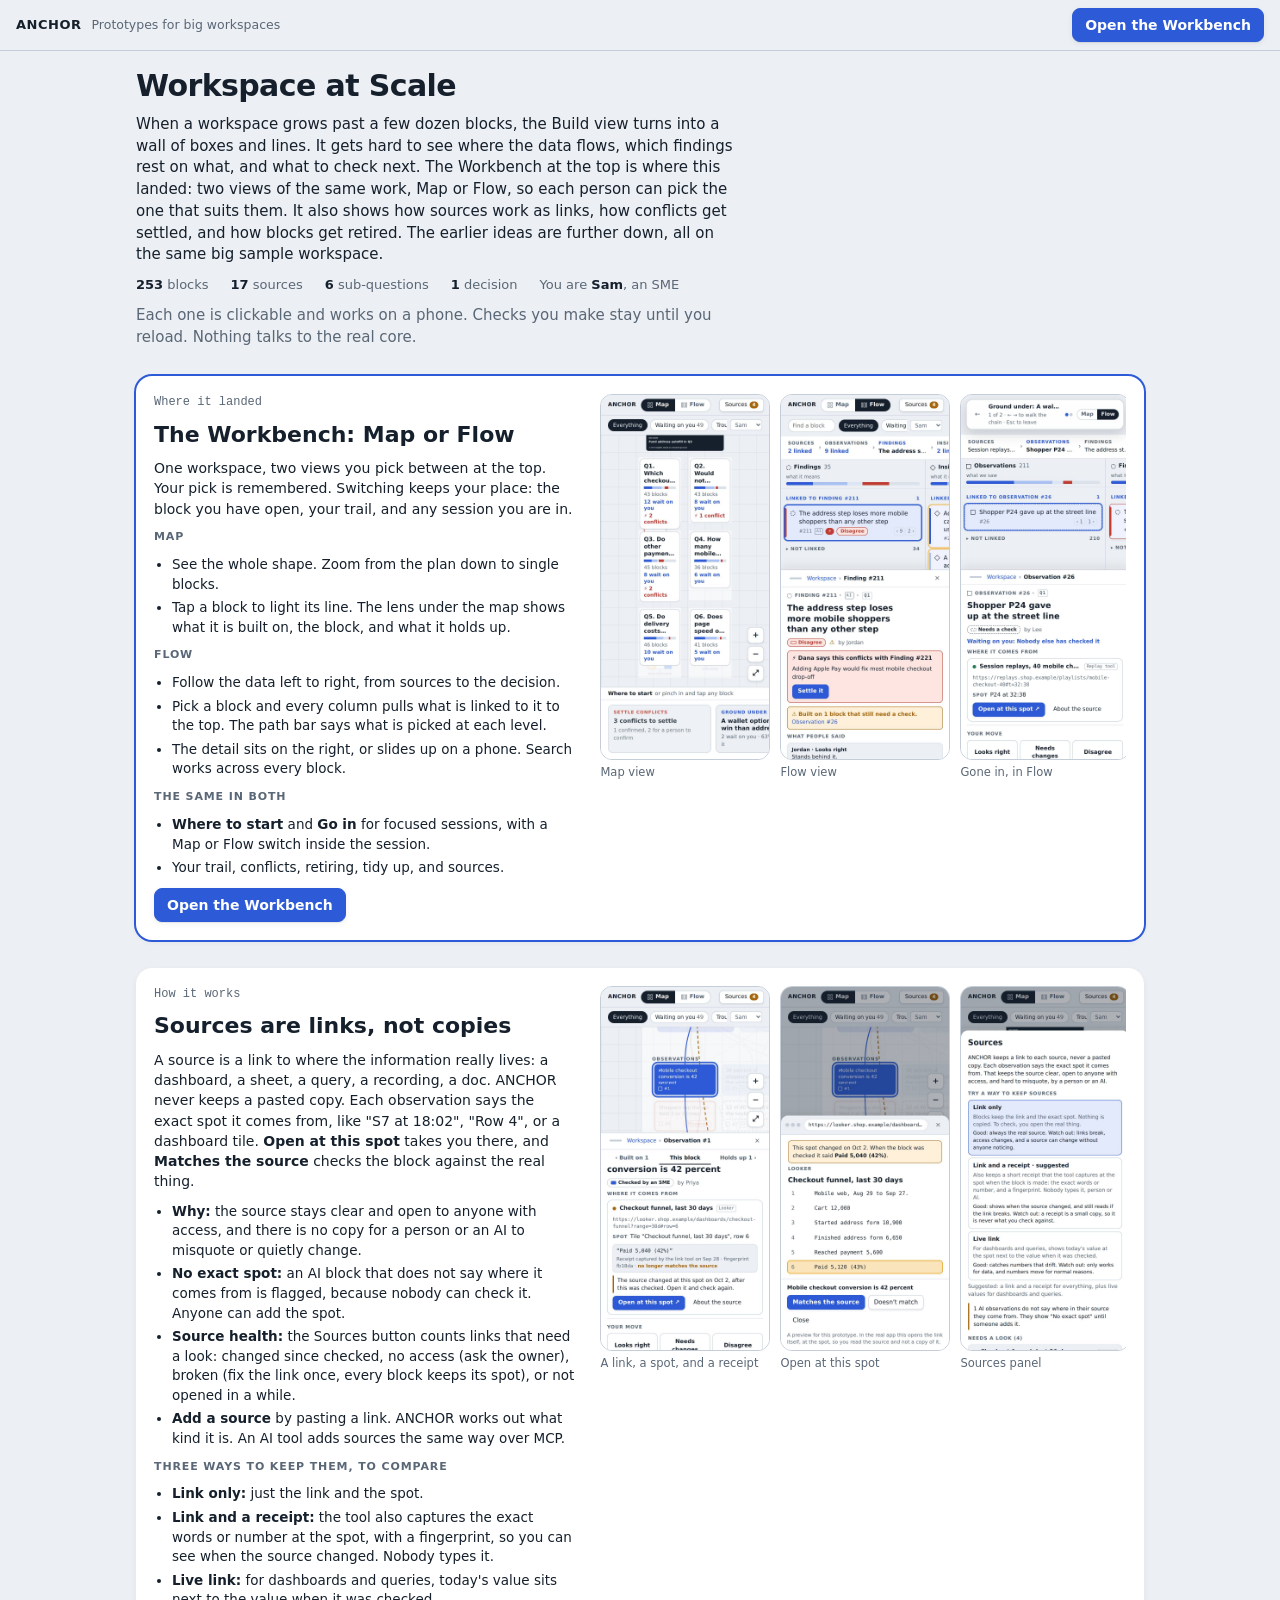
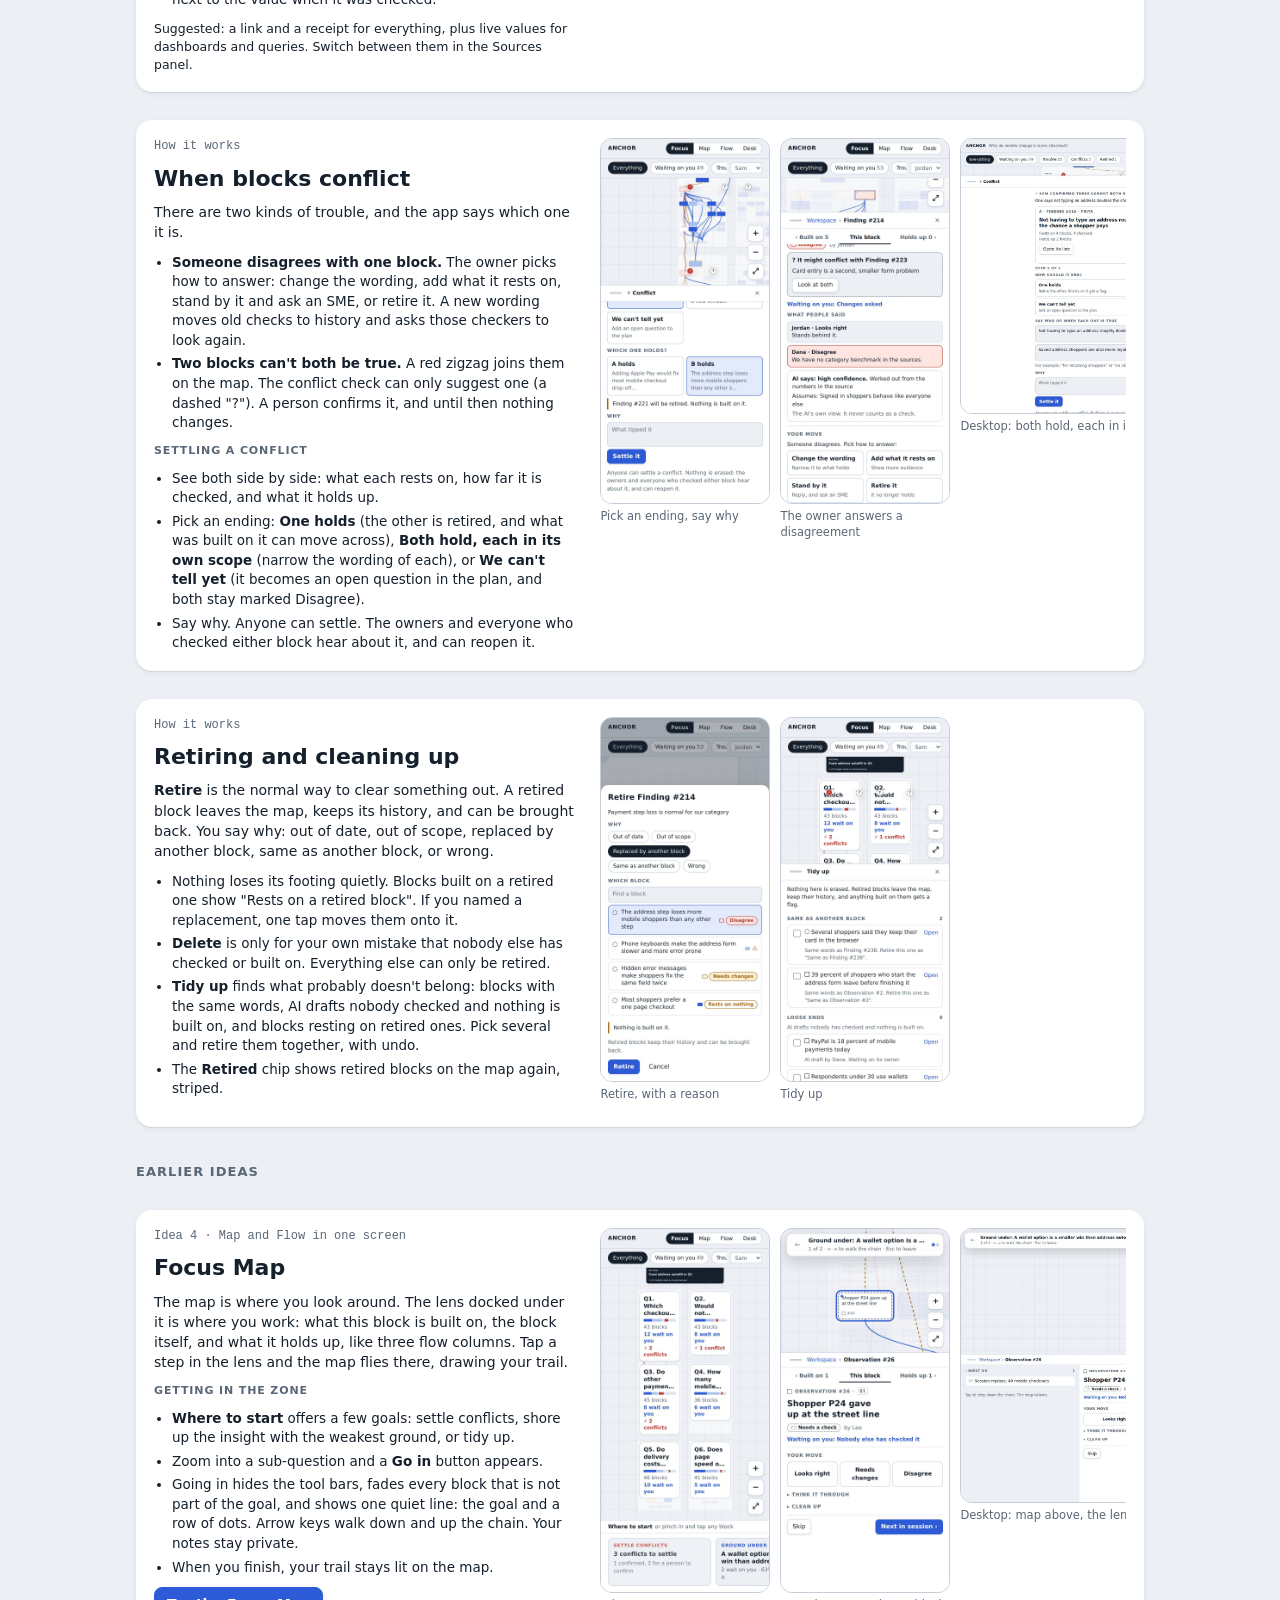
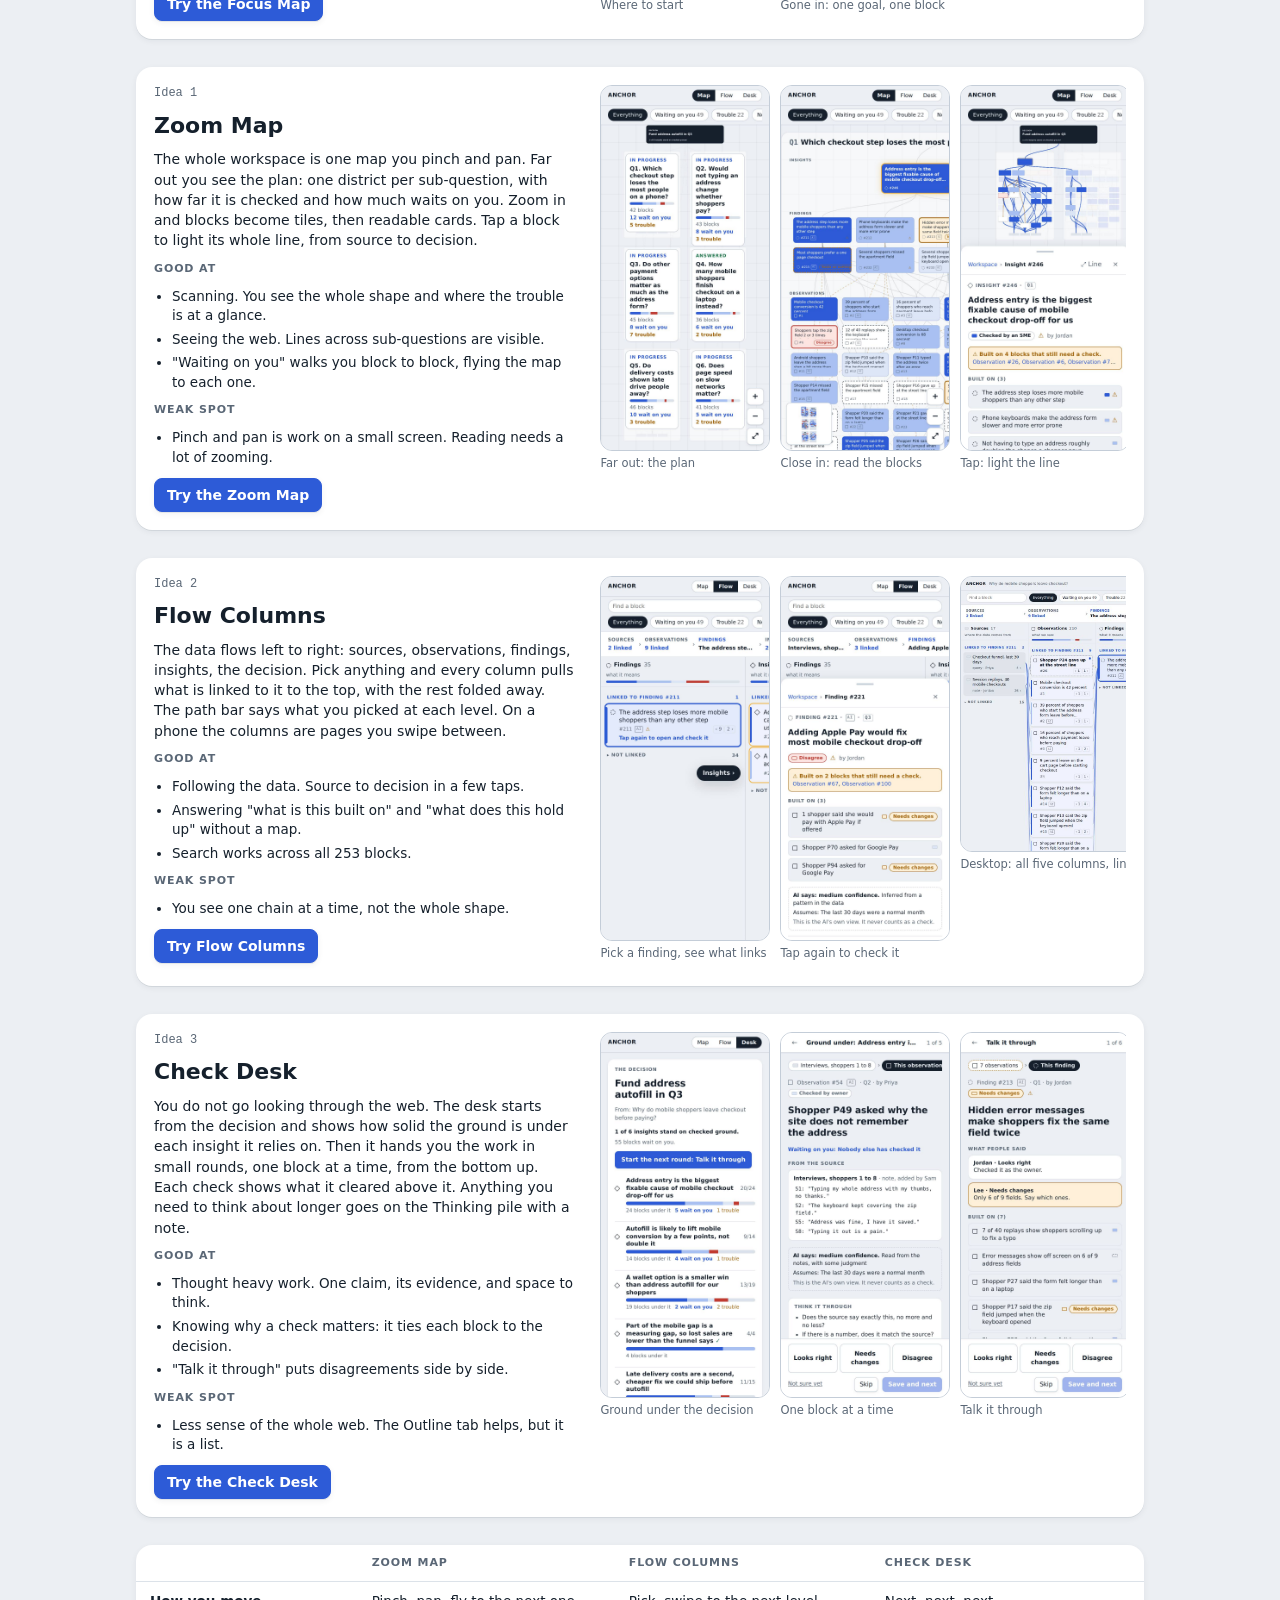
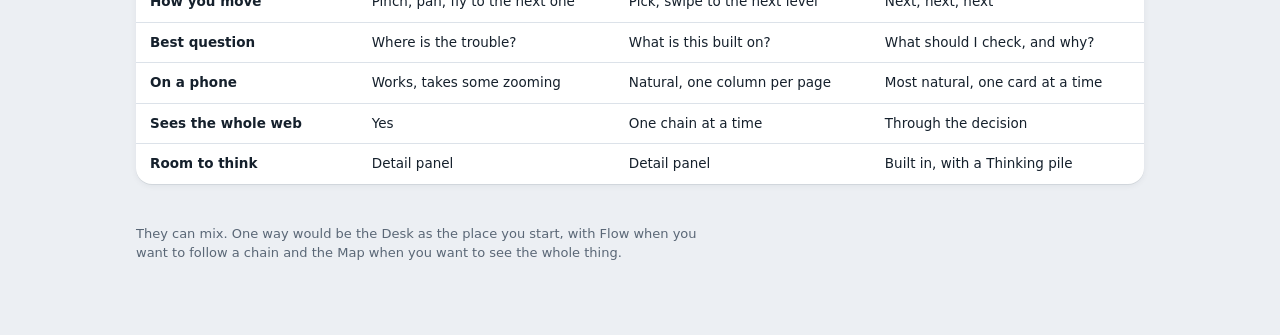
<file: prototypes/workspace-scale/index.html>
<!doctype html>
<html lang="en">
<head>
<meta charset="utf-8">
<meta name="viewport" content="width=device-width, initial-scale=1, viewport-fit=cover">
<title>Workspace at Scale</title>
<link rel="stylesheet" href="shared.css">
<style>
  /* Front page for the three workspace-scale prototypes: the problem, then one
     section per idea with phone shots, what it is good at, and a link to try it. */
  body { overflow-y: auto; }
  .page { max-width: 1040px; margin: 0 auto; padding-inline: 16px; padding-block: 18px 60px; display: flex; flex-direction: column; gap: 28px; }
  .intro { display: flex; flex-direction: column; gap: 10px; max-width: 68ch; }
  .intro h1 { font-size: 30px; line-height: 1.15; font-weight: 800; letter-spacing: -.02em; }
  .intro p { margin: 0; font-size: 15px; }
  .facts { display: flex; flex-wrap: wrap; gap: 8px 22px; font-size: 13px; color: var(--muted); }
  .facts b { color: var(--ink); font-variant-numeric: tabular-nums; }
  .idea { background: var(--surface); border-radius: 16px; box-shadow: var(--shadow); padding: 18px; display: grid; grid-template-columns: minmax(0, 1fr) minmax(0, 1.25fr); gap: 18px 26px; }
  @media (max-width: 860px) { .idea { grid-template-columns: minmax(0, 1fr); } }
  .idea .txt { display: flex; flex-direction: column; gap: 10px; min-width: 0; }
  .idea .num { font-family: var(--f-mono); font-size: 12px; color: var(--muted); }
  .idea h2 { font-size: 22px; line-height: 1.2; }
  .idea p { margin: 0; }
  .idea ul { margin: 0; padding-left: 18px; display: flex; flex-direction: column; gap: 4px; font-size: 13.5px; }
  .idea h3 { font-size: 11px; text-transform: uppercase; letter-spacing: .08em; color: var(--muted); font-weight: 700; }
  .try { align-self: flex-start; text-decoration: none; display: inline-block; }
  .shots { display: flex; gap: 10px; overflow-x: auto; padding-bottom: 6px; scroll-snap-type: x mandatory; min-width: 0; }
  .shots figure { margin: 0; flex: none; scroll-snap-align: start; display: flex; flex-direction: column; gap: 4px; }
  .shots img { display: block; border-radius: 12px; border: 1px solid var(--line); background: var(--bg); }
  .shots .ph img { width: 170px; height: auto; }
  .shots .dk img { width: 440px; max-width: 78vw; height: auto; }
  .shots figcaption { font-size: 11.5px; color: var(--muted); max-width: 170px; }
  .shots .dk figcaption { max-width: 440px; }
  .cmp { overflow-x: auto; background: var(--surface); border-radius: 16px; box-shadow: var(--shadow); }
  table { border-collapse: collapse; width: 100%; min-width: 620px; font-size: 13.5px; }
  th, td { text-align: left; padding: 10px 14px; border-top: 1px solid var(--line-soft); vertical-align: top; }
  thead th { border-top: 0; font-size: 11px; text-transform: uppercase; letter-spacing: .08em; color: var(--muted); }
  tbody th { font-weight: 600; width: 22%; }
  .idea.new { box-shadow: 0 0 0 2px var(--accent), var(--shadow); }
  .earlier { font-size: 13px; text-transform: uppercase; letter-spacing: .08em; color: var(--muted); margin-top: 8px; }
  .note { font-size: 13px; color: var(--muted); max-width: 68ch; }
</style>
</head>
<body>
<header class="bar">
  <span class="brand">ANCHOR</span>
  <span class="wsname">Prototypes for big workspaces</span>
  <a class="btn primary" href="workbench.html" style="margin-left:auto;text-decoration:none">Open the Workbench</a>
</header>
<main class="page">
  <section class="intro">
    <h1>Workspace at Scale</h1>
    <p>When a workspace grows past a few dozen blocks, the Build view turns into a wall of boxes and lines. It gets hard to see where the data flows, which findings rest on what, and what to check next. The Workbench at the top is where this landed: two views of the same work, Map or Flow, so each person can pick the one that suits them. It also shows how sources work as links, how conflicts get settled, and how blocks get retired. The earlier ideas are further down, all on the same big sample workspace.</p>
    <div class="facts"><span><b>253</b> blocks</span><span><b>17</b> sources</span><span><b>6</b> sub-questions</span><span><b>1</b> decision</span><span>You are <b>Sam</b>, an SME</span></div>
    <p class="note">Each one is clickable and works on a phone. Checks you make stay until you reload. Nothing talks to the real core.</p>
  </section>

  <section class="idea new" aria-labelledby="wb">
    <div class="txt">
      <span class="num">Where it landed</span>
      <h2 id="wb">The Workbench: Map or Flow</h2>
      <p>One workspace, two views you pick between at the top. Your pick is remembered. Switching keeps your place: the block you have open, your trail, and any session you are in.</p>
      <h3>Map</h3>
      <ul><li>See the whole shape. Zoom from the plan down to single blocks.</li><li>Tap a block to light its line. The lens under the map shows what it is built on, the block, and what it holds up.</li></ul>
      <h3>Flow</h3>
      <ul><li>Follow the data left to right, from sources to the decision.</li><li>Pick a block and every column pulls what is linked to it to the top. The path bar says what is picked at each level.</li><li>The detail sits on the right, or slides up on a phone. Search works across every block.</li></ul>
      <h3>The same in both</h3>
      <ul><li><b>Where to start</b> and <b>Go in</b> for focused sessions, with a Map or Flow switch inside the session.</li><li>Your trail, conflicts, retiring, tidy up, and sources.</li></ul>
      <a class="btn primary try" href="workbench.html">Open the Workbench</a>
    </div>
    <div class="shots">
      <figure class="ph"><img src="shots/wb-phone-map.jpg" alt="Workbench Map view on a phone" loading="lazy"><figcaption>Map view</figcaption></figure>
      <figure class="ph"><img src="shots/wb-phone-flow.jpg" alt="Workbench Flow view on a phone with a finding picked" loading="lazy"><figcaption>Flow view</figcaption></figure>
      <figure class="ph"><img src="shots/wb-phone-flowzone.jpg" alt="A focused session in Flow view on a phone" loading="lazy"><figcaption>Gone in, in Flow</figcaption></figure>
      <figure class="dk"><img src="shots/wb-desk-flow.jpg" alt="Workbench Flow view on a desktop" loading="lazy"><figcaption>Desktop: Flow</figcaption></figure>
      <figure class="dk"><img src="shots/wb-desk-map.jpg" alt="Workbench Map view on a desktop" loading="lazy"><figcaption>Desktop: Map</figcaption></figure>
    </div>
  </section>

  <section class="idea" aria-labelledby="src">
    <div class="txt">
      <span class="num">How it works</span>
      <h2 id="src">Sources are links, not copies</h2>
      <p>A source is a link to where the information really lives: a dashboard, a sheet, a query, a recording, a doc. ANCHOR never keeps a pasted copy. Each observation says the exact spot it comes from, like "S7 at 18:02", "Row 4", or a dashboard tile. <b>Open at this spot</b> takes you there, and <b>Matches the source</b> checks the block against the real thing.</p>
      <ul>
        <li><b>Why:</b> the source stays clear and open to anyone with access, and there is no copy for a person or an AI to misquote or quietly change.</li>
        <li><b>No exact spot:</b> an AI block that does not say where it comes from is flagged, because nobody can check it. Anyone can add the spot.</li>
        <li><b>Source health:</b> the Sources button counts links that need a look: changed since checked, no access (ask the owner), broken (fix the link once, every block keeps its spot), or not opened in a while.</li>
        <li><b>Add a source</b> by pasting a link. ANCHOR works out what kind it is. An AI tool adds sources the same way over MCP.</li>
      </ul>
      <h3>Three ways to keep them, to compare</h3>
      <ul><li><b>Link only:</b> just the link and the spot.</li><li><b>Link and a receipt:</b> the tool also captures the exact words or number at the spot, with a fingerprint, so you can see when the source changed. Nobody types it.</li><li><b>Live link:</b> for dashboards and queries, today's value sits next to the value when it was checked.</li></ul>
      <p class="small">Suggested: a link and a receipt for everything, plus live values for dashboards and queries. Switch between them in the Sources panel.</p>
    </div>
    <div class="shots">
      <figure class="ph"><img src="shots/wb-phone-receipt.jpg" alt="An observation citing a dashboard tile, with a receipt that no longer matches" loading="lazy"><figcaption>A link, a spot, and a receipt</figcaption></figure>
      <figure class="ph"><img src="shots/wb-phone-preview.jpg" alt="The source opened at the spot the block cites" loading="lazy"><figcaption>Open at this spot</figcaption></figure>
      <figure class="ph"><img src="shots/wb-phone-library.jpg" alt="The Sources panel with three ways to keep sources" loading="lazy"><figcaption>Sources panel</figcaption></figure>
      <figure class="dk"><img src="shots/wb-desk-live.jpg" alt="A live link showing today's value next to the checked value" loading="lazy"><figcaption>Live link: the number moved</figcaption></figure>
      <figure class="dk"><img src="shots/wb-desk-source.jpg" alt="A source and every observation that cites it, with its spot" loading="lazy"><figcaption>A source and what cites it</figcaption></figure>
    </div>
  </section>

  <section class="idea" aria-labelledby="c1">
    <div class="txt">
      <span class="num">How it works</span>
      <h2 id="c1">When blocks conflict</h2>
      <p>There are two kinds of trouble, and the app says which one it is.</p>
      <ul>
        <li><b>Someone disagrees with one block.</b> The owner picks how to answer: change the wording, add what it rests on, stand by it and ask an SME, or retire it. A new wording moves old checks to history and asks those checkers to look again.</li>
        <li><b>Two blocks can't both be true.</b> A red zigzag joins them on the map. The conflict check can only suggest one (a dashed "?"). A person confirms it, and until then nothing changes.</li>
      </ul>
      <h3>Settling a conflict</h3>
      <ul>
        <li>See both side by side: what each rests on, how far it is checked, and what it holds up.</li>
        <li>Pick an ending: <b>One holds</b> (the other is retired, and what was built on it can move across), <b>Both hold, each in its own scope</b> (narrow the wording of each), or <b>We can't tell yet</b> (it becomes an open question in the plan, and both stay marked Disagree).</li>
        <li>Say why. Anyone can settle. The owners and everyone who checked either block hear about it, and can reopen it.</li>
      </ul>
    </div>
    <div class="shots">
      <figure class="ph"><img src="shots/phone-focus-conflict.jpg" alt="Settling a conflict on a phone: pick which one holds and say why" loading="lazy"><figcaption>Pick an ending, say why</figcaption></figure>
      <figure class="ph"><img src="shots/phone-focus-owner.jpg" alt="The owner's four ways to answer a disagreement" loading="lazy"><figcaption>The owner answers a disagreement</figcaption></figure>
      <figure class="dk"><img src="shots/desktop-focus-conflict.jpg" alt="A conflict on a desktop: both blocks side by side, scoping the wording" loading="lazy"><figcaption>Desktop: both hold, each in its own scope</figcaption></figure>
    </div>
  </section>

  <section class="idea" aria-labelledby="c2">
    <div class="txt">
      <span class="num">How it works</span>
      <h2 id="c2">Retiring and cleaning up</h2>
      <p><b>Retire</b> is the normal way to clear something out. A retired block leaves the map, keeps its history, and can be brought back. You say why: out of date, out of scope, replaced by another block, same as another block, or wrong.</p>
      <ul>
        <li>Nothing loses its footing quietly. Blocks built on a retired one show "Rests on a retired block". If you named a replacement, one tap moves them onto it.</li>
        <li><b>Delete</b> is only for your own mistake that nobody else has checked or built on. Everything else can only be retired.</li>
        <li><b>Tidy up</b> finds what probably doesn't belong: blocks with the same words, AI drafts nobody checked and nothing is built on, and blocks resting on retired ones. Pick several and retire them together, with undo.</li>
        <li>The <b>Retired</b> chip shows retired blocks on the map again, striped.</li>
      </ul>
    </div>
    <div class="shots">
      <figure class="ph"><img src="shots/phone-focus-retire.jpg" alt="Retiring a block on a phone: pick a reason and a replacement" loading="lazy"><figcaption>Retire, with a reason</figcaption></figure>
      <figure class="ph"><img src="shots/phone-focus-tidy.jpg" alt="Tidy up on a phone: duplicates and loose ends to retire" loading="lazy"><figcaption>Tidy up</figcaption></figure>
    </div>
  </section>

  <h2 class="earlier">Earlier ideas</h2>
  <section class="idea" aria-labelledby="i4">
    <div class="txt">
      <span class="num">Idea 4 · Map and Flow in one screen</span>
      <h2 id="i4">Focus Map</h2>
      <p>The map is where you look around. The lens docked under it is where you work: what this block is built on, the block itself, and what it holds up, like three flow columns. Tap a step in the lens and the map flies there, drawing your trail.</p>
      <h3>Getting in the zone</h3>
      <ul><li><b>Where to start</b> offers a few goals: settle conflicts, shore up the insight with the weakest ground, or tidy up.</li><li>Zoom into a sub-question and a <b>Go in</b> button appears.</li><li>Going in hides the tool bars, fades every block that is not part of the goal, and shows one quiet line: the goal and a row of dots. Arrow keys walk down and up the chain. Your notes stay private.</li><li>When you finish, your trail stays lit on the map.</li></ul>
      <a class="btn primary try" href="focus.html">Try the Focus Map</a>
    </div>
    <div class="shots">
      <figure class="ph"><img src="shots/phone-focus-start.jpg" alt="Focus Map on a phone: the plan with places to start below" loading="lazy"><figcaption>Where to start</figcaption></figure>
      <figure class="ph"><img src="shots/phone-focus-zone.jpg" alt="Focus Map on a phone in focus mode: one block, the rest faded" loading="lazy"><figcaption>Gone in: one goal, one block</figcaption></figure>
      <figure class="dk"><img src="shots/desktop-focus-zone.jpg" alt="Focus Map on a desktop in focus mode: map above, three-column lens below" loading="lazy"><figcaption>Desktop: map above, the lens below</figcaption></figure>
    </div>
  </section>
  <section class="idea" aria-labelledby="i1">
    <div class="txt">
      <span class="num">Idea 1</span>
      <h2 id="i1">Zoom Map</h2>
      <p>The whole workspace is one map you pinch and pan. Far out you see the plan: one district per sub-question, with how far it is checked and how much waits on you. Zoom in and blocks become tiles, then readable cards. Tap a block to light its whole line, from source to decision.</p>
      <h3>Good at</h3>
      <ul><li>Scanning. You see the whole shape and where the trouble is at a glance.</li><li>Seeing the web. Lines across sub-questions are visible.</li><li>"Waiting on you" walks you block to block, flying the map to each one.</li></ul>
      <h3>Weak spot</h3>
      <ul><li>Pinch and pan is work on a small screen. Reading needs a lot of zooming.</li></ul>
      <a class="btn primary try" href="map.html">Try the Zoom Map</a>
    </div>
    <div class="shots">
      <figure class="ph"><img src="shots/phone-map-plan.jpg" alt="Zoom Map on a phone, zoomed out: six sub-question cards with check bars" loading="lazy"><figcaption>Far out: the plan</figcaption></figure>
      <figure class="ph"><img src="shots/phone-map-read.jpg" alt="Zoom Map on a phone, zoomed in: readable block cards" loading="lazy"><figcaption>Close in: read the blocks</figcaption></figure>
      <figure class="ph"><img src="shots/phone-map-trace.jpg" alt="Zoom Map on a phone tracing one insight's line" loading="lazy"><figcaption>Tap: light the line</figcaption></figure>
      <figure class="dk"><img src="shots/desktop-map-trace.jpg" alt="Zoom Map on a desktop tracing an insight's line, detail on the right" loading="lazy"><figcaption>Desktop: the line and the detail side by side</figcaption></figure>
    </div>
  </section>

  <section class="idea" aria-labelledby="i2">
    <div class="txt">
      <span class="num">Idea 2</span>
      <h2 id="i2">Flow Columns</h2>
      <p>The data flows left to right: sources, observations, findings, insights, the decision. Pick anything and every column pulls what is linked to it to the top, with the rest folded away. The path bar says what you picked at each level. On a phone the columns are pages you swipe between.</p>
      <h3>Good at</h3>
      <ul><li>Following the data. Source to decision in a few taps.</li><li>Answering "what is this built on" and "what does this hold up" without a map.</li><li>Search works across all 253 blocks.</li></ul>
      <h3>Weak spot</h3>
      <ul><li>You see one chain at a time, not the whole shape.</li></ul>
      <a class="btn primary try" href="flow.html">Try Flow Columns</a>
    </div>
    <div class="shots">
      <figure class="ph"><img src="shots/phone-flow-pick.jpg" alt="Flow Columns on a phone with one finding picked" loading="lazy"><figcaption>Pick a finding, see what links</figcaption></figure>
      <figure class="ph"><img src="shots/phone-flow-open.jpg" alt="Flow Columns on a phone with the detail sheet open" loading="lazy"><figcaption>Tap again to check it</figcaption></figure>
      <figure class="dk"><img src="shots/desktop-flow-pick.jpg" alt="Flow Columns on a desktop with lines between linked blocks" loading="lazy"><figcaption>Desktop: all five columns, linked blocks joined by lines</figcaption></figure>
    </div>
  </section>

  <section class="idea" aria-labelledby="i3">
    <div class="txt">
      <span class="num">Idea 3</span>
      <h2 id="i3">Check Desk</h2>
      <p>You do not go looking through the web. The desk starts from the decision and shows how solid the ground is under each insight it relies on. Then it hands you the work in small rounds, one block at a time, from the bottom up. Each check shows what it cleared above it. Anything you need to think about longer goes on the Thinking pile with a note.</p>
      <h3>Good at</h3>
      <ul><li>Thought heavy work. One claim, its evidence, and space to think.</li><li>Knowing why a check matters: it ties each block to the decision.</li><li>"Talk it through" puts disagreements side by side.</li></ul>
      <h3>Weak spot</h3>
      <ul><li>Less sense of the whole web. The Outline tab helps, but it is a list.</li></ul>
      <a class="btn primary try" href="desk.html">Try the Check Desk</a>
    </div>
    <div class="shots">
      <figure class="ph"><img src="shots/phone-desk-home.jpg" alt="Check Desk on a phone: the decision and ground under each insight" loading="lazy"><figcaption>Ground under the decision</figcaption></figure>
      <figure class="ph"><img src="shots/phone-desk-round.jpg" alt="Check Desk on a phone: one observation with its source lines" loading="lazy"><figcaption>One block at a time</figcaption></figure>
      <figure class="ph"><img src="shots/phone-desk-talk.jpg" alt="Check Desk on a phone: a disagreement to talk through" loading="lazy"><figcaption>Talk it through</figcaption></figure>
      <figure class="dk"><img src="shots/desktop-desk-round.jpg" alt="Check Desk on a desktop: round list, the block, and what it holds up" loading="lazy"><figcaption>Desktop: the round, the block, and what it holds up</figcaption></figure>
    </div>
  </section>

  <section class="cmp" aria-label="Side by side">
    <table>
      <thead><tr><th></th><th>Zoom Map</th><th>Flow Columns</th><th>Check Desk</th></tr></thead>
      <tbody>
        <tr><th>How you move</th><td>Pinch, pan, fly to the next one</td><td>Pick, swipe to the next level</td><td>Next, next, next</td></tr>
        <tr><th>Best question</th><td>Where is the trouble?</td><td>What is this built on?</td><td>What should I check, and why?</td></tr>
        <tr><th>On a phone</th><td>Works, takes some zooming</td><td>Natural, one column per page</td><td>Most natural, one card at a time</td></tr>
        <tr><th>Sees the whole web</th><td>Yes</td><td>One chain at a time</td><td>Through the decision</td></tr>
        <tr><th>Room to think</th><td>Detail panel</td><td>Detail panel</td><td>Built in, with a Thinking pile</td></tr>
      </tbody>
    </table>
  </section>
  <p class="note">They can mix. One way would be the Desk as the place you start, with Flow when you want to follow a chain and the Map when you want to see the whole thing.</p>
</main>
</body>
</html>
</file>
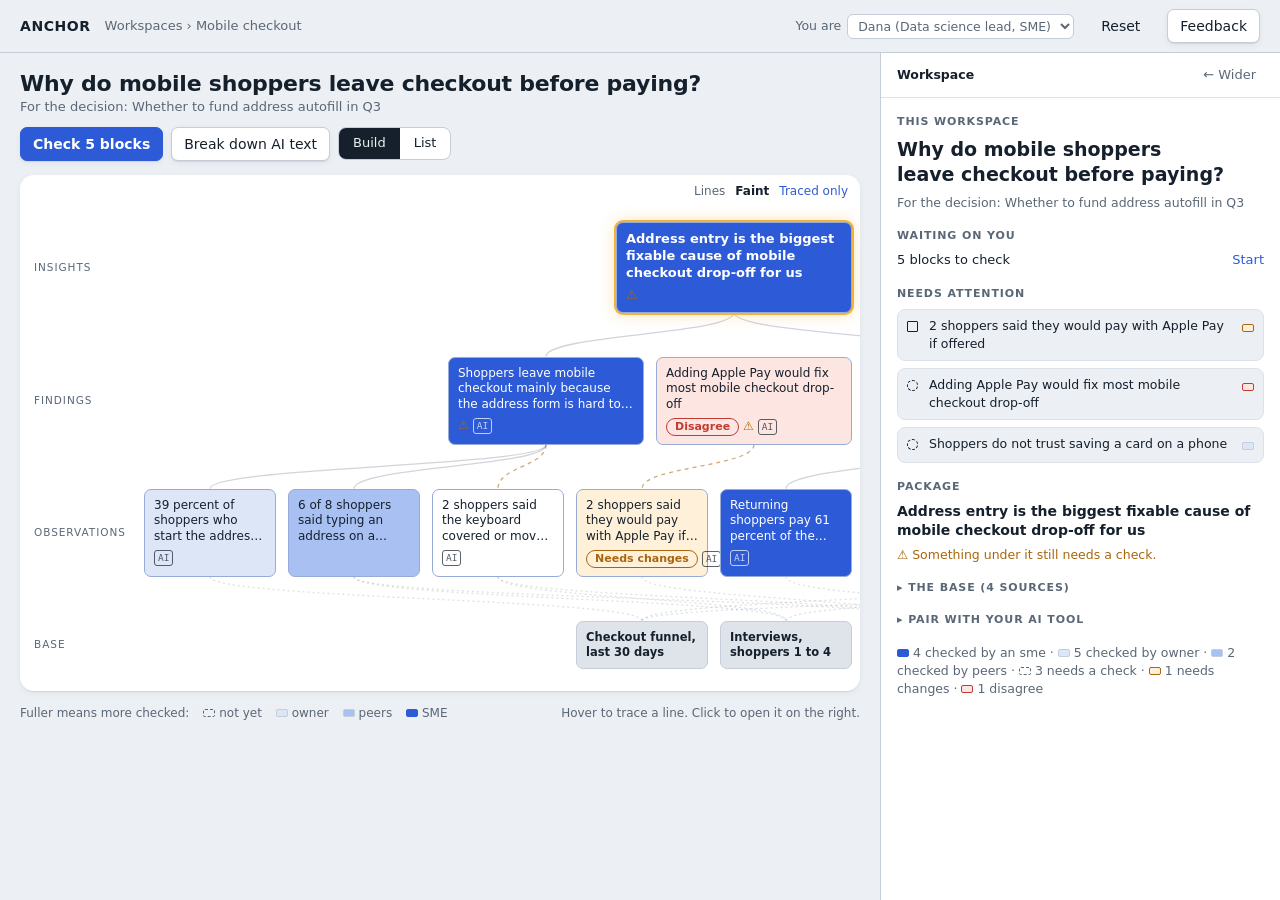
<file: prototypes/cabinet.html>
<!doctype html>
<html lang="en">
<head>
<meta charset="utf-8">
<meta name="viewport" content="width=device-width, initial-scale=1, viewport-fit=cover">
<title>Workbench Cabinet</title>
<style>
  /* Workbench Cabinet: a desktop prototype. One workspace, two views (Build with
     calm lines, and List), Break down in the same place, and a cabinet on the
     right that always says where you are and holds the detail.
     Layout: top bar across, the work on the left, the cabinet on the right.
     Same colors and words as the app. Nothing here talks to the real core. */
  :root {
    --bg: #ECEFF3; --surface: #FFFFFF; --ink: #15202C; --muted: #5A6776; --line: #C4CDD8; --line-soft: #DCE2E9;
    --accent: #2D5BD7; --accent-soft: #E3EAFB; --on-accent: #FFFFFF;
    --fill-owner: #DDE6F7; --fill-peers: #A9C1F2; --fill-sme: #2D5BD7; --on-sme: #FFFFFF;
    --amber: #A8660C; --amber-bg: #FFF1D9; --red: #C23B32; --red-bg: #FDE5E2; --green: #1F7A4D; --green-bg: #DDF3E6;
    --glow: #F2B33D; --stone: #DFE4EA;
    --shadow: 0 1px 0 rgba(21,32,44,.08), 0 2px 6px rgba(21,32,44,.06);
    --lift: 0 10px 30px rgba(21,32,44,.16);
    --dw: 400px;
    --f-body: ui-sans-serif, system-ui, -apple-system, "Segoe UI", Roboto, sans-serif;
    --f-mono: ui-monospace, "SFMono-Regular", Menlo, Consolas, monospace;
  }
  @media (prefers-color-scheme: dark) {
    :root:not([data-theme="light"]) {
      --bg: #0E141B; --surface: #17202A; --ink: #E4EAF1; --muted: #93A1B1; --line: #2D3947; --line-soft: #222C38;
      --accent: #6F97FF; --accent-soft: #1C2A44; --on-accent: #0E141B;
      --fill-owner: #1F2E45; --fill-peers: #2B4A82; --fill-sme: #4C7DF0; --on-sme: #FFFFFF;
      --amber: #E6A646; --amber-bg: #3A2A12; --red: #F0766C; --red-bg: #3D1C1A; --green: #5CC98E; --green-bg: #12301F;
      --glow: #F2B33D; --stone: #2B3643;
      --shadow: 0 1px 0 rgba(0,0,0,.4), 0 2px 8px rgba(0,0,0,.3); --lift: 0 12px 34px rgba(0,0,0,.5);
      color-scheme: dark;
    }
  }
  :root[data-theme="dark"] {
    --bg: #0E141B; --surface: #17202A; --ink: #E4EAF1; --muted: #93A1B1; --line: #2D3947; --line-soft: #222C38;
    --accent: #6F97FF; --accent-soft: #1C2A44; --on-accent: #0E141B;
    --fill-owner: #1F2E45; --fill-peers: #2B4A82; --fill-sme: #4C7DF0; --on-sme: #FFFFFF;
    --amber: #E6A646; --amber-bg: #3A2A12; --red: #F0766C; --red-bg: #3D1C1A; --green: #5CC98E; --green-bg: #12301F;
    --glow: #F2B33D; --stone: #2B3643;
    --shadow: 0 1px 0 rgba(0,0,0,.4), 0 2px 8px rgba(0,0,0,.3); --lift: 0 12px 34px rgba(0,0,0,.5);
    color-scheme: dark;
  }
  * { box-sizing: border-box; }
  [hidden] { display: none !important; }
  html, body { height: 100%; margin: 0; }
  body { background: var(--bg); color: var(--ink); font: 14px/1.45 var(--f-body); }
  button, input, select, textarea { font: inherit; color: inherit; }
  button { cursor: pointer; }
  :focus-visible { outline: 2px solid var(--accent); outline-offset: 2px; }
  h1, h2, h3 { margin: 0; text-wrap: balance; }
  .muted { color: var(--muted); }
  .small { font-size: 12.5px; }
  .warn { color: var(--amber); }
  .row { display: flex; flex-wrap: wrap; gap: 8px; align-items: center; }
  .grow { flex: 1; }
  mark { background: color-mix(in srgb, var(--glow) 40%, transparent); color: inherit; padding: 0 2px; border-radius: 2px; }

  /* App frame: bar across, work left, cabinet right */
  .app { height: 100%; display: grid; grid-template-rows: auto minmax(0, 1fr); grid-template-columns: minmax(0, 1fr) var(--dw); transition: grid-template-columns .2s ease; }
  .app.wide { --dw: 580px; }
  .bar { grid-column: 1 / -1; display: flex; flex-wrap: wrap; align-items: center; gap: 14px; padding: 9px 20px; border-bottom: 1px solid var(--line); background: var(--bg); }
  .brand { font-weight: 800; letter-spacing: .04em; }
  .crumbs { font-size: 13px; color: var(--muted); min-width: 0; white-space: nowrap; overflow: hidden; text-overflow: ellipsis; }
  .who { display: inline-flex; gap: 6px; align-items: center; font-size: 12.5px; color: var(--muted); }
  .who select { padding: 3px 6px; border-radius: 6px; border: 1px solid var(--line); background: var(--surface); }
  .work { overflow: auto; padding: 18px 20px 28px; display: flex; flex-direction: column; gap: 14px; min-width: 0; }

  .btn { border: 1px solid var(--line); background: var(--surface); padding: 6px 12px; border-radius: 7px; box-shadow: var(--shadow); white-space: nowrap; }
  .btn.primary { background: var(--accent); border-color: var(--accent); color: var(--on-accent); font-weight: 600; }
  .btn.ghost { background: none; box-shadow: none; border-color: transparent; }
  .btn:disabled { opacity: .45; cursor: default; }
  .linkbtn { border: 0; background: none; color: var(--accent); padding: 0; font-weight: 500; text-align: left; }
  .seg { display: inline-flex; border: 1px solid var(--line); border-radius: 8px; overflow: hidden; background: var(--surface); }
  .seg button { border: 0; background: none; padding: 6px 14px; font-size: 13px; }
  .seg button[aria-pressed="true"] { background: var(--ink); color: var(--bg); }
  textarea, input[type="text"], select.fld { width: 100%; padding: 8px 10px; border-radius: 7px; border: 1px solid var(--line); background: var(--bg); resize: vertical; }

  /* Workspace head */
  .head { display: flex; flex-wrap: wrap; gap: 10px 20px; align-items: flex-end; justify-content: space-between; }
  .head h1 { font-size: 22px; line-height: 1.2; font-weight: 800; letter-spacing: -.01em; }
  .head .for { color: var(--muted); font-size: 13px; }

  /* Marks */
  .shape { width: 11px; height: 11px; display: inline-block; border: 1.5px solid currentColor; flex: none; }
  .shape.observation { border-radius: 1px; }
  .shape.finding { border-radius: 50%; border-style: dashed; }
  .shape.insight { transform: rotate(45deg) scale(.85); }
  .tag { font-size: 11px; font-weight: 600; padding: 1px 8px; border-radius: 999px; white-space: nowrap; border: 1px solid var(--line); background: var(--surface); }
  .tag.t-needs_check { border-style: dashed; border-color: var(--muted); }
  .tag.t-needs_changes { color: var(--amber); border-color: var(--amber); background: var(--amber-bg); }
  .tag.t-disagreement { color: var(--red); border-color: var(--red); background: var(--red-bg); }
  .tag.t-nothing { color: var(--amber); border-color: var(--amber); background: transparent; }
  .ai { font-family: var(--f-mono); font-size: 9.5px; border: 1px solid currentColor; border-radius: 3px; padding: 0 3px; opacity: .7; line-height: 1.5; }
  .sq { width: 12px; height: 8px; border-radius: 2px; border: 1px solid var(--line); display: inline-block; }
  .s-needs_check { background: transparent; border: 1.5px dashed var(--muted); }
  .s-checked_by_owner { background: var(--fill-owner); }
  .s-checked_by_peers { background: var(--fill-peers); }
  .s-checked_by_sme { background: var(--fill-sme); border-color: var(--fill-sme); }
  .s-needs_changes { background: var(--amber-bg); border-color: var(--amber); }
  .s-disagreement { background: var(--red-bg); border-color: var(--red); }

  /* Build: calm lines */
  .canvas-wrap { overflow: auto; background: var(--surface); border-radius: 14px; box-shadow: var(--shadow); position: relative; }
  .canvas { position: relative; padding: 22px 22px 22px 124px; display: flex; flex-direction: column; gap: 44px; width: max-content; min-width: 100%; }
  .canvas svg { position: absolute; inset: 0; width: 100%; height: 100%; pointer-events: none; overflow: visible; }
  .lrow { display: flex; gap: 12px; justify-content: center; position: relative; }
  .lrow .rl { position: absolute; left: -110px; top: 50%; transform: translateY(-50%); font-size: 10.5px; text-transform: uppercase; letter-spacing: .09em; color: var(--muted); width: 96px; }
  .brick { width: 132px; border-radius: 7px; padding: 8px 9px; border: 1.5px solid color-mix(in srgb, var(--accent) 30%, var(--line)); font-size: 12px; line-height: 1.3; text-align: left; display: flex; flex-direction: column; gap: 5px; transition: opacity .15s, box-shadow .12s; color: var(--ink); position: relative; }
  .brick.finding { width: 196px; }
  .brick.insight { width: 236px; font-weight: 600; font-size: 13px; }
  .brick.stone { width: 132px; background: var(--stone); border: 1px solid var(--line); font-size: 11.5px; font-weight: 600; }
  .brick .t { display: -webkit-box; -webkit-line-clamp: 3; -webkit-box-orient: vertical; overflow: hidden; }
  .brick .m { display: flex; gap: 4px; align-items: center; min-height: 0; }
  .brick .m:empty { display: none; }
  .brick.s-checked_by_sme { color: var(--on-sme); }
  .brick.glow { box-shadow: 0 0 0 2px var(--glow), 0 0 16px color-mix(in srgb, var(--glow) 45%, transparent); }
  .brick.sel { outline: 3px solid var(--accent); outline-offset: 2px; }
  .brick.fresh::after { content: ""; position: absolute; top: -4px; right: -4px; width: 9px; height: 9px; border-radius: 50%; background: var(--accent); }
  .canvas.tracing .brick:not(.near) { opacity: .2; }
  .wire { fill: none; stroke: var(--muted); stroke-width: 1.3; opacity: .28; }
  .wire.weak { stroke: var(--amber); stroke-dasharray: 4 4; opacity: .55; }
  .wire.src { stroke-dasharray: 2 3; opacity: .2; }
  .wire.hot { stroke: var(--accent); stroke-width: 2.2; opacity: 1; stroke-dasharray: none; }
  .wire.hot.weak { stroke: var(--amber); stroke-dasharray: 4 4; }
  .canvas.tracing .wire:not(.hot) { opacity: .05; }
  .canvas.traced-only .wire:not(.hot) { opacity: 0; }
  .canvas-tools { position: sticky; left: 0; top: 0; z-index: 2; display: flex; justify-content: flex-end; gap: 10px; padding: 8px 12px 0; font-size: 12px; color: var(--muted); align-items: center; }
  .canvas-tools .linkbtn[aria-pressed="true"] { color: var(--ink); font-weight: 700; }
  .key { display: flex; flex-wrap: wrap; gap: 4px 14px; font-size: 12px; color: var(--muted); align-items: center; }

  /* List */
  .list { background: var(--surface); border-radius: 12px; box-shadow: var(--shadow); overflow: hidden; }
  .lgroup { display: flex; justify-content: space-between; padding: 12px 14px 6px; font-size: 11px; text-transform: uppercase; letter-spacing: .08em; color: var(--muted); font-weight: 600; }
  .lgroup + .lrow2 { border-top: 0; }
  .lrow2 { display: grid; grid-template-columns: 14px minmax(0, 1fr) auto; gap: 2px 12px; align-items: start; width: 100%; text-align: left; border: 0; border-top: 1px solid var(--line-soft); background: none; padding: 10px 14px; }
  .lrow2 .shape { margin-top: 4px; }
  .lrow2 .s { font-size: 13.5px; }
  .lrow2 .m { grid-column: 2; font-size: 11.5px; color: var(--muted); }
  .lrow2 .r { grid-row: 1; grid-column: 3; display: flex; gap: 6px; align-items: center; }
  .lrow2:hover { background: var(--bg); }
  .lrow2.sel { background: var(--accent-soft); box-shadow: inset 3px 0 0 var(--accent); }
  details.lfold > summary { list-style: none; cursor: pointer; }
  details.lfold > summary::-webkit-details-marker { display: none; }
  details.lfold > summary .lgroup::before { content: "▸ "; }
  details.lfold[open] > summary .lgroup::before { content: "▾ "; }

  /* Break down */
  .bd { display: flex; flex-direction: column; gap: 12px; max-width: 900px; }
  .bd textarea.paste { min-height: 160px; font-size: 13px; background: var(--surface); }
  .summary { display: flex; flex-wrap: wrap; gap: 6px 20px; align-items: baseline; font-size: 13.5px; }
  .summary b { font-size: 18px; font-variant-numeric: tabular-nums; }
  .summary .warn b { color: var(--amber); }
  .ftabs { display: flex; gap: 6px; flex-wrap: wrap; }
  .ftabs button { border: 1px solid var(--line); background: var(--surface); border-radius: 999px; padding: 3px 12px; font-size: 12.5px; }
  .ftabs button[aria-pressed="true"] { background: var(--ink); color: var(--bg); border-color: var(--ink); }
  .bdrows { background: var(--surface); border-radius: 12px; box-shadow: var(--shadow); overflow: hidden; }
  .bdrow { display: grid; grid-template-columns: 124px minmax(0, 1fr) auto; gap: 6px 12px; padding: 11px 14px; border-top: 1px solid var(--line-soft); align-items: start; }
  .bdrow:first-child { border-top: 0; }
  .bdrow.on { background: var(--accent-soft); }
  .bdrow textarea { padding: 6px 8px; font-size: 13.5px; background: var(--bg); }
  .bdrow .flags { grid-column: 2; display: flex; flex-wrap: wrap; gap: 6px; font-size: 12px; color: var(--muted); align-items: center; }
  .bdrow .x { border: 0; background: none; color: var(--muted); font-size: 18px; line-height: 1; padding: 4px 6px; }
  .bdrow.removed { opacity: .45; }
  .bdrow.removed textarea { text-decoration: line-through; }

  /* The cabinet */
  .cab { border-left: 1px solid var(--line); background: var(--surface); overflow: auto; display: flex; flex-direction: column; min-width: 0; }
  .cab-top { position: sticky; top: 0; z-index: 3; background: var(--surface); border-bottom: 1px solid var(--line-soft); padding: 10px 16px; display: flex; align-items: center; gap: 8px; }
  .trail { display: flex; flex-wrap: wrap; align-items: center; gap: 2px 6px; font-size: 12.5px; min-width: 0; flex: 1; }
  .trail button { border: 0; background: none; padding: 0; color: var(--accent); font-weight: 500; }
  .trail .here { color: var(--ink); font-weight: 700; }
  .trail .sep { color: var(--muted); }
  .iconbtn { border: 1px solid transparent; background: none; color: var(--muted); border-radius: 6px; padding: 2px 7px; font-size: 13px; line-height: 1.4; }
  .iconbtn:hover { border-color: var(--line); color: var(--ink); }
  .cab-body { padding: 16px 16px 28px; display: flex; flex-direction: column; gap: 16px; }
  .checking { display: flex; align-items: center; gap: 8px; background: var(--ink); color: var(--bg); border-radius: 10px; padding: 8px 10px 8px 12px; font-size: 13px; }
  .checking .count { font-family: var(--f-mono); font-variant-numeric: tabular-nums; }
  .checking button { border: 0; background: none; color: var(--bg); text-decoration: underline; font-size: 12.5px; }
  .eyebrow { display: inline-flex; align-items: center; gap: 7px; font-size: 11px; text-transform: uppercase; letter-spacing: .08em; color: var(--muted); font-weight: 600; }
  .cab h2 { font-size: 19px; line-height: 1.3; font-weight: 700; }
  .app.wide .cab h2 { font-size: 22px; }
  .by { font-size: 12.5px; color: var(--muted); }
  .sect { display: flex; flex-direction: column; gap: 7px; }
  .sect > h3, .fold > summary { font-size: 11px; text-transform: uppercase; letter-spacing: .08em; color: var(--muted); font-weight: 600; }
  .fold > summary { cursor: pointer; list-style: none; }
  .fold > summary::-webkit-details-marker { display: none; }
  .fold > summary::before { content: "▸ "; }
  .fold[open] > summary::before { content: "▾ "; }
  .fold > .in { display: flex; flex-direction: column; gap: 7px; margin-top: 8px; }
  .src { border: 1px solid var(--line-soft); border-radius: 9px; padding: 9px 11px; background: var(--bg); display: flex; flex-direction: column; gap: 3px; }
  .src .body { font-size: 12.5px; white-space: pre-line; }
  .src .meta { font-size: 11.5px; color: var(--muted); }
  .uitem { display: grid; grid-template-columns: 14px minmax(0, 1fr) auto; gap: 2px 8px; align-items: start; text-align: left; border: 1px solid var(--line-soft); background: var(--bg); border-radius: 8px; padding: 7px 9px; width: 100%; }
  .uitem .shape { margin-top: 4px; }
  .uitem .s { font-size: 12.5px; }
  .uitem:hover { border-color: var(--line); }
  .aibox { border: 1.5px dashed var(--line); border-radius: 10px; padding: 9px 11px; font-size: 12.5px; display: flex; flex-direction: column; gap: 4px; }
  .aibox .lbl { font-weight: 700; }
  .aibox .lbl.low { color: var(--amber); }
  .aibox ul { margin: 0; padding-left: 18px; }
  .aibox .not { color: var(--muted); font-size: 11.5px; }
  .flag { border: 1px solid var(--amber); background: var(--amber-bg); border-radius: 9px; padding: 8px 10px; font-size: 12.5px; }
  .flag b { color: var(--amber); }
  .verdicts { display: grid; grid-template-columns: repeat(3, minmax(0, 1fr)); gap: 6px; }
  .verdicts button { border: 1.5px solid var(--line); background: var(--surface); border-radius: 8px; padding: 8px 4px; font-weight: 600; font-size: 13px; }
  .verdicts button[aria-pressed="true"][data-v="looks_right"] { border-color: var(--green); background: var(--green-bg); }
  .verdicts button[aria-pressed="true"][data-v="needs_changes"] { border-color: var(--amber); background: var(--amber-bg); }
  .verdicts button[aria-pressed="true"][data-v="disagree"] { border-color: var(--red); background: var(--red-bg); }
  .hows { display: flex; flex-wrap: wrap; gap: 6px; }
  .hows button { border: 1px solid var(--line); background: none; border-radius: 999px; padding: 2px 10px; font-size: 12px; }
  .hows button[aria-pressed="true"] { background: var(--ink); color: var(--bg); border-color: var(--ink); }
  .yourcheck { border-top: 1px solid var(--line-soft); padding-top: 14px; }
  .asks { margin: 0; padding-left: 18px; font-size: 13px; display: flex; flex-direction: column; gap: 3px; }
  .hist { display: flex; flex-direction: column; gap: 5px; font-size: 12.5px; }
  .prompt { font-family: var(--f-mono); font-size: 11.5px; background: var(--bg); border: 1px solid var(--line-soft); border-radius: 8px; padding: 9px; white-space: pre-wrap; overflow-wrap: anywhere; }
  .stat { display: flex; justify-content: space-between; gap: 8px; font-size: 13px; }
  .pkg { font-weight: 600; font-size: 14px; line-height: 1.3; }

  /* Feedback popover */
  .fb { position: fixed; right: 16px; top: 52px; width: min(380px, calc(100% - 32px)); max-height: calc(100% - 70px); overflow: auto; background: var(--surface); border: 1px solid var(--line); border-radius: 12px; box-shadow: var(--lift); padding: 14px 16px; z-index: 50; display: flex; flex-direction: column; gap: 12px; }
  .fb .item { display: flex; flex-direction: column; gap: 6px; border-top: 1px solid var(--line-soft); padding-top: 10px; }
  .fb .item b { font-size: 13.5px; }
  .rate button[data-r="keep"][aria-pressed="true"] { background: var(--green); color: var(--surface); }
  .rate button[data-r="change"][aria-pressed="true"] { background: var(--amber); color: var(--surface); }
  .rate button[data-r="drop"][aria-pressed="true"] { background: var(--red); color: var(--surface); }
  .fb textarea { min-height: 44px; font-size: 12.5px; }

  .toast { position: fixed; left: 50%; transform: translateX(-50%); bottom: calc(18px + env(safe-area-inset-bottom, 0px)); background: var(--ink); color: var(--bg); padding: 9px 14px; border-radius: 10px; font-size: 13px; z-index: 70; max-width: calc(100% - 32px); display: flex; gap: 12px; align-items: center; box-shadow: var(--lift); }
  .toast button { border: 0; background: none; color: var(--bg); text-decoration: underline; padding: 0; }

  /* Built for desktop. On a narrow screen the cabinet slides over the work. */
  @media (max-width: 900px) {
    .app, .app.wide { grid-template-columns: minmax(0, 1fr); }
    .bar, .work { padding-inline: 16px; }
    .crumbs { display: none; }
    .cab { position: fixed; right: 0; top: 0; bottom: 0; width: min(420px, 100%); z-index: 40; box-shadow: var(--lift); padding-top: env(safe-area-inset-top, 0px); }
    .cab.closed { display: none; }
    .bdrow { grid-template-columns: minmax(0, 1fr) auto; }
    .bdrow textarea, .bdrow .flags { grid-column: 1 / -1; }
    .bdrow .x { grid-row: 1; grid-column: 2; }
  }
  @media (prefers-reduced-motion: reduce) { .app, .brick { transition: none; } }
</style>
</head>
<body>
<div class="app" id="app">
  <header class="bar">
    <span class="brand">ANCHOR</span>
    <span class="crumbs">Workspaces › Mobile checkout</span>
    <span class="grow"></span>
    <label class="who" for="me">You are <select id="me"></select></label>
    <button class="btn ghost" type="button" id="reset">Reset</button>
    <button class="btn" type="button" id="fb-btn" aria-expanded="false">Feedback</button>
  </header>
  <main class="work" id="work"></main>
  <aside class="cab" id="cab" aria-label="Detail"></aside>
</div>
<div class="fb" id="fb" hidden></div>

<script>
// ---------- Sample workspace (anchor/seed.py, plus five blocks so there is more to check) ----------
const PEOPLE = {
  Dana: { role: "Data science lead", sme: true }, Sam: { role: "Researcher", sme: true },
  Lee: { role: "Research lead", sme: false }, Priya: { role: "Analytics", sme: false }, Jordan: { role: "Product manager", sme: false },
};
const WS = { question: "Why do mobile shoppers leave checkout before paying?", decision: "Whether to fund address autofill in Q3",
  method: "Funnel analysis of 30 days of mobile web sessions, plus 8 remote interviews with recent mobile shoppers." };
const BASE_SOURCES = {
  funnel: { kind: "Query", title: "Checkout funnel, last 30 days", by: "Priya", body: "Mobile web, Aug 29 to Sep 27.\nCart 12,000\nStarted address form 10,900\nFinished address form 6,650\nReached payment 5,600\nPaid 5,040 (42%)" },
  int1: { kind: "Note", title: "Interviews, shoppers 1 to 4", by: "Sam", body: "S1: \"Typing my whole address with my thumbs, no thanks.\"\nS2: \"The keyboard kept covering the zip field.\"\nS3: \"I gave up and finished on my laptop.\"\nS4: \"It is tedious. I only do it if I really want the thing.\"" },
  int2: { kind: "Note", title: "Interviews, shoppers 5 to 8", by: "Sam", body: "S5: \"Address was fine, I have it saved.\"\nS6: \"The form is long on a phone.\"\nS7: \"I would have used Apple Pay if it was there.\"\nS8: \"Typing it out is a pain. Keyboard jumped around.\"" },
  split: { kind: "Data", title: "Returning vs new shoppers", by: "Priya", body: "Returning shoppers: 31% of mobile checkouts, 61% pay.\nNew shoppers: 69% of mobile checkouts, 34% pay.\nReturning shoppers with a saved address skip the address step." },
};
const ck = (by, verdict = "looks_right", how = null, note = "", extra = {}) => ({ by, verdict, how, note, ...extra });
const BASE_BLOCKS = [
  { id: 1, level: "observation", statement: "Mobile checkout conversion is 42 percent", owner: "Priya", ai: false, sources: ["funnel"], marks: ["Paid 5,040"], checks: [ck("Sam", "looks_right", "source_data", "Matches the dashboard")] },
  { id: 2, level: "observation", statement: "39 percent of shoppers who start the address form leave before finishing it", owner: "Jordan", ai: true, conf: "high", why: "Worked out from the funnel: 10,900 started the form, 6,650 finished it", sources: ["funnel"], marks: ["Started address form", "Finished address form"], checks: [ck("Jordan", "looks_right", null, "Did the math again from the funnel")] },
  { id: 3, level: "observation", statement: "6 of 8 shoppers said typing an address on a phone is tedious", owner: "Sam", ai: false, sources: ["int1", "int2"], marks: ["S1:", "S2:", "S3:", "S4:", "S6:", "S8:"], checks: [ck("Lee", "looks_right", "evidence", "Listened to the recordings")] },
  { id: 4, level: "observation", statement: "2 shoppers said the keyboard covered or moved the form fields", owner: "Jordan", ai: true, conf: "medium", why: "S2 and S8 describe it", assumes: ["The keyboard problem happens on most phones, not just theirs"], sources: ["int1", "int2"], marks: ["S2:", "S8:"], checks: [] },
  { id: 5, level: "observation", statement: "2 shoppers said they would pay with Apple Pay if offered", owner: "Jordan", ai: true, conf: "low", why: "Read from the interview notes", assumes: ["Other shoppers feel the same as the one who said it"], sources: ["int2"], marks: ["S7:"], checks: [ck("Jordan"), ck("Lee", "needs_changes", null, "Only S7 said this. It is 1 shopper, not 2.")] },
  { id: 6, level: "observation", statement: "Returning shoppers pay 61 percent of the time, new shoppers 34 percent", owner: "Priya", ai: true, conf: "high", why: "Straight from the export", sources: ["split"], marks: ["Returning shoppers: 31%", "New shoppers"], checks: [ck("Priya", "looks_right", null, "Checked against the export"), ck("Dana", "looks_right", "reran", "Rebuilt it from raw events")] },
  { id: 7, level: "observation", statement: "Returning shoppers with a saved address skip the address step", owner: "Priya", ai: true, conf: "medium", why: "Stated in the export notes", assumes: ["A saved address always skips the step, on every device"], sources: ["split"], marks: ["saved address skip"], checks: [] },
  { id: 13, level: "observation", statement: "1 shopper gave up on the phone and finished on a laptop", owner: "Jordan", ai: true, conf: "high", why: "S3 says it directly", sources: ["int1"], marks: ["S3:"], checks: [ck("Jordan")] },
  { id: 14, level: "observation", statement: "Shoppers with a saved address did not mention the form", owner: "Jordan", ai: true, conf: "medium", why: "S5 says the address was fine because it was saved", assumes: ["One shopper speaks for everyone with a saved address"], sources: ["int2"], marks: ["S5:"], checks: [ck("Jordan")] },
  { id: 16, level: "observation", statement: "The address form loses 4,250 shoppers, the biggest drop in the funnel", owner: "Priya", ai: true, conf: "high", why: "10,900 started the form and 6,650 finished it", sources: ["funnel"], marks: ["Started address form", "Finished address form"], checks: [ck("Priya")] },
  { id: 8, level: "finding", statement: "Shoppers leave mobile checkout mainly because the address form is hard to fill in on a phone", aiWording: "Shoppers abandon checkout because forms are long", owner: "Jordan", ai: true, conf: "medium", why: "The funnel and the interviews point the same way", assumes: ["The 8 people we interviewed are like most mobile shoppers"], on: [2, 3, 4], checks: [ck("Jordan", "looks_right", null, "Narrowed it to the address form, which is what the evidence shows", { changed: true }), ck("Sam", "looks_right", "evidence", "Funnel and interviews agree")] },
  { id: 9, level: "finding", statement: "Adding Apple Pay would fix most mobile checkout drop-off", owner: "Jordan", ai: true, conf: "low", why: "One shopper asked for it", assumes: ["What one shopper wants, most shoppers want"], on: [5], checks: [ck("Jordan"), ck("Dana", "disagree", null, "One quote cannot carry this. The funnel says the loss is at the address step.")] },
  { id: 10, level: "finding", statement: "Not having to type an address roughly doubles the chance a shopper pays", owner: "Priya", ai: false, on: [6, 7], checks: [ck("Lee", "looks_right", "evidence")] },
  { id: 15, level: "finding", statement: "Shoppers do not trust saving a card on a phone", owner: "Jordan", ai: true, conf: "low", why: "Common in other checkout studies", assumes: ["What other studies found holds for our shoppers"], on: [], checks: [ck("Jordan")] },
  { id: 11, level: "insight", statement: "Address entry is the biggest fixable cause of mobile checkout drop-off for us", owner: "Jordan", ai: false, on: [8, 10], checks: [ck("Sam", "looks_right", "judgment", "Strong. Check the two open observations before the pitch.")] },
  { id: 12, level: "insight", statement: "Returning shoppers are where an address fix will be easiest to measure", owner: "Priya", ai: true, conf: "medium", why: "Returning shoppers are the group we can measure fastest", assumes: ["Returning shoppers react to autofill the same way new ones would"], on: [10], checks: [] },
];
const PACKAGE = [11];
const SAMPLE_AI_TEXT = `Checkout summary (drafted by an AI assistant)

Mobile checkout conversion is 42 percent, well below desktop.
Most shoppers leave because the address form is too long.
Returning shoppers clearly convert better because they trust the brand.
Adding Apple Pay would likely fix the rest of the drop-off.
We should prioritize autofill and Apple Pay in Q3.`;

// ---------- Words (docs/GLOSSARY.md) ----------
const LEVEL = { observation: "Observation", finding: "Finding", insight: "Insight" };
const STATE = { needs_check: "Needs a check", checked_by_owner: "Checked by owner", checked_by_peers: "Checked by peers", checked_by_sme: "Checked by an SME", needs_changes: "Needs changes", disagreement: "Disagree" };
const UNCHECKED = new Set(["needs_check", "needs_changes", "disagreement"]);
const VERDICT = { looks_right: "Looks right", needs_changes: "Needs changes", disagree: "Disagree" };
const HOW = { evidence: "Read the evidence", source_data: "Checked the source data", reran: "Reran the numbers", judgment: "Used my judgment" };
const ASKS = {
  observation: ["Does the source say exactly this, no more and no less?", "If there is a number, does it match the source?"],
  finding: ["Do the blocks under it really add up to this?", "Would a skeptic read them the same way?"],
  insight: ["Does it follow from the findings under it?", "Does it say why this matters to our goal?"],
};
const FEEDBACK = [
  ["cabinet", "The cabinet on the right", "Does it keep you oriented? Is the trail at the top enough to find your way back?"],
  ["lines", "Calm lines in Build", "Are faint lines plus a traced line calmer? Do you miss the full picture?"],
  ["list", "The List view", "Is it the right place to work through many checks?"],
  ["checking", "Check N blocks", "Does stepping through in the cabinet, with the block lit up on the left, feel right?"],
  ["breakdown", "Break down", "Is the summary line and per-row fixing worth the extra step before blocks land?"],
  ["clutter", "Overall clutter", "What is still on screen that you never look at?"],
];

// ---------- State ----------
const clone = x => JSON.parse(JSON.stringify(x));
const S = { me: "Dana", view: "build", sel: null, trail: [], checking: null, lines: "faint", wide: false, hover: null, form: {}, bd: null, bdFilter: "all", bdOn: null, fresh: new Set(), undo: [] };
let BLOCKS, SOURCES, NEXT_ID;
function resetData() { BLOCKS = clone(BASE_BLOCKS).map(b => ({ on: [], sources: [], assumes: [], marks: [], ...b })); SOURCES = clone(BASE_SOURCES); NEXT_ID = 17; S.fresh.clear(); S.undo = []; S.bd = null; }
resetData();
const store = {
  get(k, d) { try { const v = localStorage.getItem("anchor-cabinet:" + k); return v == null ? d : JSON.parse(v); } catch { return d; } },
  set(k, v) { try { localStorage.setItem("anchor-cabinet:" + k, JSON.stringify(v)); } catch {} },
};

// ---------- Rules (mirror anchor/core.py) ----------
const $ = id => document.getElementById(id);
const esc = s => String(s ?? "").replace(/[&<>"]/g, c => ({ "&": "&amp;", "<": "&lt;", ">": "&gt;", '"': "&quot;" }[c]));
const plural = (n, w) => n + " " + w + (n === 1 ? "" : "s");
const byId = id => BLOCKS.find(b => b.id === id);
const live = b => b.checks.filter(c => !c.old);
function latestBy(b) { const m = new Map(); live(b).forEach(c => m.set(c.by, c)); return [...m.values()]; }
function state(b) {
  const L = latestBy(b);
  if (L.some(c => c.verdict === "disagree")) return "disagreement";
  if (L.some(c => c.verdict === "needs_changes")) return "needs_changes";
  const ok = L.filter(c => c.verdict === "looks_right");
  if (ok.some(c => c.by !== b.owner && PEOPLE[c.by]?.sme)) return "checked_by_sme";
  if (ok.some(c => c.by !== b.owner)) return "checked_by_peers";
  if (ok.some(c => c.by === b.owner)) return "checked_by_owner";
  return "needs_check";
}
const waitingOnOwner = b => b.ai && !live(b).some(c => c.by === b.owner);
const restsOnNothing = b => b.level === "observation" ? !b.sources.length : !b.on.length;
const holdsUp = b => BLOCKS.filter(x => x.on.includes(b.id));
function weakBelow(b, seen = new Set()) {
  for (const id of b.on) { if (seen.has(id)) continue; seen.add(id); const u = byId(id); if (!u) continue; if (UNCHECKED.has(state(u)) || weakBelow(u, seen)) return true; }
  return false;
}
const glows = b => b.level === "insight" && latestBy(b).some(c => c.verdict === "looks_right" && c.by !== b.owner) && !UNCHECKED.has(state(b));
const trouble = b => { const st = state(b); return st !== "needs_check" && UNCHECKED.has(st) ? `<span class="tag t-${st}">${STATE[st]}</span>` : ""; };
const stateTag = b => { const st = state(b); return UNCHECKED.has(st) ? `<span class="tag t-${st}">${STATE[st]}</span>` : `<span class="muted small">${STATE[st]}</span>`; };
const shape = l => `<i class="shape ${l}" aria-hidden="true"></i>`;
function origin(b) {
  if (!b.ai) return "By " + b.owner;
  const own = live(b).find(c => c.by === b.owner);
  return "AI draft for " + b.owner + (own ? ", confirmed" + (own.changed || b.aiWording ? " with wording changed" : "") : ", not confirmed yet");
}
const markLines = (body, marks) => body.split("\n").map(l => marks.some(m => l.includes(m)) ? `<mark>${esc(l)}</mark>` : esc(l)).join("\n");
function canCheck(b, me) {
  if (b.owner === me) return b.ai && waitingOnOwner(b) ? "owner" : "own";
  if (waitingOnOwner(b)) return "waiting";
  if (latestBy(b).some(c => c.by === me)) return "done";
  return "check";
}
// What waits on me: my AI drafts first, then the base up, then what holds up the most.
function queueFor(me) {
  const rank = { observation: 0, finding: 1, insight: 2 };
  return BLOCKS.filter(b => { const c = canCheck(b, me); return c === "owner" || (c === "check" && ["needs_check", "checked_by_owner"].includes(state(b))); })
    .sort((a, b) => ((canCheck(b, me) === "owner") - (canCheck(a, me) === "owner")) || (rank[a.level] - rank[b.level]) || (holdsUp(b).length - holdsUp(a).length) || a.id - b.id);
}
function addCheck(b, by, verdict, how = null, note = "", statement = null) {
  S.undo.push({ id: b.id, checks: clone(b.checks), statement: b.statement, aiWording: b.aiWording });
  const changed = statement && statement.trim() && statement.trim() !== b.statement;
  if (changed) { if (b.ai && !b.aiWording) b.aiWording = b.statement; b.statement = statement.trim(); b.checks.forEach(c => { if (c.verdict === "needs_changes") c.old = true; }); }
  b.checks.push(ck(by, verdict, how, note, changed ? { changed: true } : {}));
}
function undo() { const p = S.undo.pop(); if (!p) return; const b = byId(p.id); b.checks = p.checks; b.statement = p.statement; b.aiWording = p.aiWording; render(); toast("Undone."); }

let toastTimer;
function toast(msg, action, fn) {
  document.querySelectorAll(".toast").forEach(x => x.remove()); clearTimeout(toastTimer);
  const t = document.createElement("div"); t.className = "toast"; t.setAttribute("role", "status");
  t.innerHTML = `<span>${esc(msg)}</span>` + (action ? `<button type="button">${esc(action)}</button>` : "");
  if (action) t.querySelector("button").onclick = () => { t.remove(); fn(); };
  document.body.appendChild(t); toastTimer = setTimeout(() => t.remove(), 4200);
}
function copyText(text, done) {
  const fallback = () => { const ta = document.createElement("textarea"); ta.value = text; document.body.appendChild(ta); ta.select(); let ok = false; try { ok = document.execCommand("copy"); } catch {} ta.remove(); toast(ok ? done : "Copy did not work here. Select the text and copy it."); };
  try { navigator.clipboard.writeText(text).then(() => toast(done), fallback); } catch { fallback(); }
}

// ---------- Selection and the trail ----------
// Picking from the work starts a new trail. Following a link inside the cabinet adds to it.
function select(key, fromCabinet) {
  S.form = {};
  if (key == null) { S.sel = null; S.trail = []; return render(); }
  if (fromCabinet && S.sel != null) { const i = S.trail.indexOf(key); S.trail = i >= 0 ? S.trail.slice(0, i + 1) : [...S.trail, key]; }
  else S.trail = [key];
  S.sel = key; render(); revealSelected();
}
const label = key => typeof key === "string" ? SOURCES[key.slice(2)].title : `${LEVEL[byId(key).level]} #${key}`;
function revealSelected() {
  requestAnimationFrame(() => document.querySelector(".brick.sel, .lrow2.sel")?.scrollIntoView({ block: "nearest", inline: "center", behavior: "smooth" }));
}

// ---------- Checking: step through what waits on me ----------
function startChecking() {
  const q = queueFor(S.me); if (!q.length) return;
  S.checking = { ids: q.map(b => b.id), done: 0 }; select(q[0].id);
}
function nextInQueue() {
  const c = S.checking; if (!c) return;
  const left = c.ids.filter(id => { const b = byId(id); const m = canCheck(b, S.me); return m === "owner" || (m === "check" && ["needs_check", "checked_by_owner"].includes(state(b))); });
  if (!left.length) { S.checking = null; S.sel = null; S.trail = []; render(); return toast("All done. Nothing else waits on you."); }
  select(left[0]);
}
const checkingPos = () => { const c = S.checking; return c ? { at: c.done + 1, of: c.ids.length } : null; };

// ---------- The work: head ----------
function renderWork() {
  const q = queueFor(S.me);
  const head = `<div class="head"><div style="min-width:0"><h1>${esc(WS.question)}</h1><div class="for">For the decision: ${esc(WS.decision)}</div></div>
    <div class="row">
      ${S.view === "breakdown" ? `<button class="btn" type="button" data-view="build">Back to the workspace</button>` : `
      <button class="btn primary" type="button" id="check-btn" ${q.length && !S.checking ? "" : "disabled"}>${S.checking ? "Checking..." : q.length ? "Check " + plural(q.length, "block") : "Nothing to check"}</button>
      <button class="btn" type="button" data-view="breakdown">Break down AI text</button>
      <div class="seg" role="group" aria-label="View"><button type="button" data-view="build" aria-pressed="${S.view === "build"}">Build</button><button type="button" data-view="list" aria-pressed="${S.view === "list"}">List</button></div>`}
    </div></div>`;
  $("work").innerHTML = head + ({ build: buildHtml, list: listHtml, breakdown: breakdownHtml })[S.view]();
  if (S.view === "build") requestAnimationFrame(drawWires);
  $("check-btn")?.addEventListener("click", startChecking);
  if (S.view === "breakdown") bindBreakdown();
}

// ---------- Build: calm lines ----------
function buildHtml() {
  const insights = BLOCKS.filter(b => b.level === "insight"), findings = BLOCKS.filter(b => b.level === "finding");
  const obs = [];
  findings.forEach(f => f.on.forEach(id => { const o = byId(id); if (o?.level === "observation" && !obs.includes(o)) obs.push(o); }));
  BLOCKS.filter(b => b.level === "observation" && !obs.includes(b)).forEach(b => obs.push(b));
  const brick = b => `<button class="brick ${b.level} s-${state(b)} ${glows(b) ? "glow" : ""} ${S.sel === b.id ? "sel" : ""} ${S.fresh.has(b.id) ? "fresh" : ""}" type="button" data-b="${b.id}" aria-label="${esc(LEVEL[b.level] + " " + b.id + ": " + b.statement)}">
      <span class="t">${esc(b.statement)}</span><span class="m">${trouble(b)}${restsOnNothing(b) ? `<span class="tag t-nothing">Rests on nothing</span>` : ""}${weakBelow(b) ? `<span class="warn" title="Something under it needs a check">⚠</span>` : ""}${b.ai ? `<span class="ai">AI</span>` : ""}</span></button>`;
  return `<div class="canvas-wrap" id="cwrap">
    <div class="canvas-tools"><span>Lines</span><button class="linkbtn" type="button" data-lines="faint" aria-pressed="${S.lines === "faint"}">Faint</button><button class="linkbtn" type="button" data-lines="traced" aria-pressed="${S.lines === "traced"}">Traced only</button></div>
    <div class="canvas ${S.lines === "traced" ? "traced-only" : ""}" id="canvas"><svg id="wires" aria-hidden="true"></svg>
      <div class="lrow"><span class="rl">Insights</span>${insights.map(brick).join("")}</div>
      <div class="lrow"><span class="rl">Findings</span>${findings.map(brick).join("")}</div>
      <div class="lrow"><span class="rl">Observations</span>${obs.map(brick).join("")}</div>
      <div class="lrow"><span class="rl">Base</span>${Object.keys(SOURCES).map(k => `<button class="brick stone ${S.sel === "s:" + k ? "sel" : ""}" type="button" data-s="${k}"><span class="t">${esc(SOURCES[k].title)}</span></button>`).join("")}</div>
    </div></div>
    <div class="key"><span>Fuller means more checked:</span><span><i class="sq s-needs_check"></i> not yet</span><span><i class="sq s-checked_by_owner"></i> owner</span><span><i class="sq s-checked_by_peers"></i> peers</span><span><i class="sq s-checked_by_sme"></i> SME</span><span class="grow"></span><span>Hover to trace a line. Click to open it on the right.</span></div>`;
}
function near(id) {
  const set = new Set([id]);
  if (typeof id === "string") { BLOCKS.filter(b => b.sources.includes(id.slice(2))).forEach(b => { set.add(b.id); up(b.id); }); return set; }
  function up(x) { BLOCKS.filter(b => b.on.includes(x)).forEach(b => { set.add(b.id); up(b.id); }); }
  const down = x => { const b = byId(x); if (!b) return; b.on.forEach(y => { set.add(y); down(y); }); b.sources.forEach(k => set.add("s:" + k)); };
  down(id); up(id); return set;
}
function drawWires() {
  const cv = $("canvas"); if (!cv) return;
  const box = cv.getBoundingClientRect();
  const el = key => cv.querySelector(String(key).startsWith("s:") ? `[data-s="${String(key).slice(2)}"]` : `[data-b="${key}"]`);
  const focus = S.hover ?? S.sel;
  const hot = focus != null ? near(focus) : null;
  const edges = [];
  BLOCKS.forEach(b => { b.on.forEach(id => edges.push({ from: b.id, to: id, weak: UNCHECKED.has(state(byId(id))) })); b.sources.forEach(k => edges.push({ from: b.id, to: "s:" + k, src: true })); });
  $("wires").innerHTML = edges.map(e => {
    const a = el(e.from), z = el(e.to); if (!a || !z) return "";
    const ra = a.getBoundingClientRect(), rz = z.getBoundingClientRect();
    const x1 = ra.left + ra.width / 2 - box.left, y1 = ra.bottom - box.top, x2 = rz.left + rz.width / 2 - box.left, y2 = rz.top - box.top, my = (y1 + y2) / 2;
    const isHot = hot && hot.has(e.from) && hot.has(e.to);
    return `<path class="wire ${e.src ? "src" : ""} ${e.weak ? "weak" : ""} ${isHot ? "hot" : ""}" d="M${x1},${y1} C${x1},${my} ${x2},${my} ${x2},${y2}"/>`;
  }).join("");
  cv.classList.toggle("tracing", !!hot);
  cv.querySelectorAll("[data-b],[data-s]").forEach(n => { const k = n.dataset.b ? +n.dataset.b : "s:" + n.dataset.s; n.classList.toggle("near", !!hot && hot.has(k)); });
}

// ---------- List ----------
function listHtml() {
  const q = queueFor(S.me);
  const att = BLOCKS.filter(b => !q.includes(b) && (["needs_changes", "disagreement"].includes(state(b)) || restsOnNothing(b)));
  const rest = BLOCKS.filter(b => !q.includes(b) && !att.includes(b));
  const row = b => `<button class="lrow2 ${S.sel === b.id ? "sel" : ""}" type="button" data-b="${b.id}">${shape(b.level)}<span class="s">${esc(b.statement)}</span>
    <span class="m">${LEVEL[b.level]} #${b.id} · ${esc(b.owner)}${b.ai ? " · AI" : ""}${waitingOnOwner(b) && b.owner !== S.me ? ` · waits on ${esc(b.owner)}` : ""}</span>
    <span class="r">${trouble(b)}${restsOnNothing(b) ? `<span class="tag t-nothing">Rests on nothing</span>` : ""}${weakBelow(b) ? `<span class="warn">⚠</span>` : ""}</span></button>`;
  return `<div class="list">
    <div class="lgroup"><span>Waiting on you</span><span>${q.length}</span></div>${q.map(row).join("") || `<div class="lrow2 muted small" style="cursor:default">Nothing waits on you.</div>`}
    <div class="lgroup" style="border-top:1px solid var(--line-soft)"><span>Needs attention</span><span>${att.length}</span></div>${att.map(row).join("")}
    <details class="lfold" style="border-top:1px solid var(--line-soft)"><summary><div class="lgroup"><span>Everything else</span><span>${rest.length}</span></div></summary>${rest.map(row).join("")}</details>
  </div><div class="key"><span>J and K move through the list. Click a row to open it on the right.</span></div>`;
}

// ---------- Break down ----------
const GIVEN = ["most", "clearly", "because", "likely", "always", "never", "everyone", "all", "should", "well below", "obviously"];
const givenIn = s => GIVEN.filter(w => new RegExp("\\b" + w + "\\b", "i").test(s));
function breakDown(text) {
  const lines = text.split(/\n+/).map(s => s.trim()).filter(Boolean);
  let title = "Pasted AI text";
  if (lines.length && !/[.!?]$/.test(lines[0])) title = lines.shift();
  const sents = lines.flatMap(l => l.split(/(?<=[.!?])\s+(?=[A-Z])/)).map(s => s.trim()).filter(Boolean);
  return { title, text, rows: sents.map((s, i) => ({ i, text: s, removed: false, given: givenIn(s),
    level: /\b(should|we need|prioriti[sz]e|let'?s)\b/i.test(s) ? "insight" : /\b(because|would|likely|leads? to|fix)\b/i.test(s) ? "finding" : /\d/.test(s) ? "observation" : "finding" })) };
}
const bdNothing = r => r.level !== "observation";
const bdLook = r => bdNothing(r) || r.given.length;
function breakdownHtml() {
  const d = S.bd;
  if (!d) return `<div class="bd"><label class="small muted" for="bd-text">Paste a long AI answer. It is kept as a source, and each claim becomes a draft block for you to check first.</label>
    <textarea class="paste" id="bd-text">${esc(SAMPLE_AI_TEXT)}</textarea>
    <div class="row"><button class="btn primary" type="button" id="bd-go">Break it down</button><span class="small muted">Your AI tool can do a smarter job over MCP, with sources and links.</span></div></div>`;
  const keep = d.rows.filter(r => !r.removed);
  const shown = d.rows.filter(r => S.bdFilter === "all" || (S.bdFilter === "look" ? bdLook(r) : !bdLook(r)));
  return `<div class="bd">
    <div class="summary"><span><b>${keep.length}</b> draft blocks</span><span class="warn"><b>${keep.filter(bdNothing).length}</b> rest on nothing</span><span class="warn"><b>${keep.filter(r => r.given.length).length}</b> take things as given</span><span><b>${keep.filter(r => !bdLook(r)).length}</b> look clean</span></div>
    <div class="ftabs" role="group" aria-label="Show">${[["all", "All", d.rows.length], ["look", "Needs a look", d.rows.filter(bdLook).length], ["clean", "Clean", d.rows.filter(r => !bdLook(r)).length]].map(([k, l, n]) => `<button type="button" data-bdf="${k}" aria-pressed="${S.bdFilter === k}">${l} ${n}</button>`).join("")}</div>
    <div class="bdrows">${shown.map(r => `<div class="bdrow ${r.removed ? "removed" : ""} ${S.bdOn === r.i ? "on" : ""}" data-bdrow="${r.i}">
      <select class="fld" data-bdlevel="${r.i}" aria-label="Level">${Object.entries(LEVEL).map(([k, l]) => `<option value="${k}" ${r.level === k ? "selected" : ""}>${l}</option>`).join("")}</select>
      <textarea data-bdtext="${r.i}" rows="2" aria-label="Statement" ${r.removed ? "disabled" : ""}>${esc(r.text)}</textarea>
      <button class="x" type="button" data-bdx="${r.i}" aria-label="${r.removed ? "Put back" : "Remove"}">${r.removed ? "↺" : "×"}</button>
      <div class="flags">${bdNothing(r) ? `<span class="tag t-nothing">Rests on nothing</span>` : `<span>From the pasted text</span>`}${r.given.length ? `<span>Takes as given: <b class="warn">${r.given.map(esc).join(", ")}</b></span>` : ""}</div>
    </div>`).join("") || `<div class="bdrow muted small">Nothing in this filter.</div>`}</div>
    <div class="row"><button class="btn primary" type="button" id="bd-add" ${keep.length ? "" : "disabled"}>Add ${plural(keep.length, "draft block")}</button><button class="btn ghost" type="button" id="bd-again">Start over</button></div>
  </div>`;
}
function bindBreakdown() {
  $("bd-go")?.addEventListener("click", () => { const t = $("bd-text").value.trim(); if (!t) return toast("Paste some AI text first."); S.bd = breakDown(t); S.bdFilter = "all"; S.bdOn = 0; render(); });
  $("bd-again")?.addEventListener("click", () => { S.bd = null; S.bdOn = null; render(); });
  $("bd-add")?.addEventListener("click", () => {
    const d = S.bd, key = "ai" + NEXT_ID, keep = d.rows.filter(r => !r.removed);
    SOURCES[key] = { kind: "AI text", title: d.title, by: S.me, body: d.text };
    keep.forEach(r => { const id = NEXT_ID++; S.fresh.add(id); BLOCKS.push({ id, level: r.level, statement: r.text, owner: S.me, ai: true, conf: null, why: null, assumes: r.given.map(w => `the word "${w}"`), sources: r.level === "observation" ? [key] : [], marks: r.level === "observation" ? [r.text.slice(0, 30)] : [], on: [], checks: [] }); });
    S.bd = null; S.bdOn = null; S.view = "build"; S.sel = null; S.trail = []; render(); toast(`Added ${plural(keep.length, "draft")}. They wait on you first.`);
  });
}

// ---------- The cabinet ----------
function renderCab() {
  const pos = checkingPos();
  const trail = S.sel == null ? `<span class="here">Workspace</span>` : `<button type="button" data-home>Workspace</button>` + S.trail.map((k, i) => `<span class="sep">›</span>` + (i === S.trail.length - 1 ? `<span class="here">${esc(label(k))}</span>` : `<button type="button" data-trail="${i}">${esc(label(k))}</button>`)).join("");
  const top = `<div class="cab-top"><nav class="trail" aria-label="Where you are">${trail}</nav>
    <button class="iconbtn" type="button" id="wide" title="${S.wide ? "Make it narrow" : "Make room to think"}" aria-pressed="${S.wide}">${S.wide ? "→ Narrow" : "← Wider"}</button>
    ${S.sel != null ? `<button class="iconbtn" type="button" data-home aria-label="Close">✕</button>` : ""}</div>`;
  let body;
  if (S.view === "breakdown") body = cabBreakdown();
  else if (S.sel == null) body = cabWorkspace();
  else if (typeof S.sel === "string") body = cabSource(S.sel.slice(2));
  else body = cabBlock(byId(S.sel));
  const bar = pos && S.view !== "breakdown" ? `<div class="checking"><span>Checking</span><span class="count">${pos.at} of ${pos.of}</span><span class="grow"></span><button type="button" id="skip">Skip</button><button type="button" id="stop">Stop</button></div>` : "";
  $("cab").innerHTML = top + `<div class="cab-body">${bar}${body}</div>`;
  $("cab").classList.toggle("closed", S.sel == null && S.view !== "breakdown" && !pos);
  bindCab();
}
function cabWorkspace() {
  const q = queueFor(S.me);
  const counts = {}; BLOCKS.forEach(b => counts[state(b)] = (counts[state(b)] || 0) + 1);
  const att = BLOCKS.filter(b => ["needs_changes", "disagreement"].includes(state(b)) || restsOnNothing(b));
  return `<div class="sect"><span class="eyebrow">This workspace</span><h2>${esc(WS.question)}</h2><span class="by">For the decision: ${esc(WS.decision)}</span></div>
    <div class="sect"><h3>Waiting on you</h3>${q.length ? `<div class="stat"><span>${plural(q.length, "block")} to check</span><button class="linkbtn" type="button" id="cab-check">Start</button></div>` : `<span class="small muted">Nothing waits on you.</span>`}</div>
    ${att.length ? `<div class="sect"><h3>Needs attention</h3>${att.map(uItem).join("")}</div>` : ""}
    <div class="sect"><h3>Package</h3>${PACKAGE.map(byId).map(b => `<button class="linkbtn pkg" type="button" data-open="${b.id}" style="color:var(--ink)">${esc(b.statement)}</button><span class="small muted">${weakBelow(b) ? `<span class="warn">⚠ Something under it still needs a check.</span>` : "Everything under it is checked."}</span>`).join("")}</div>
    <details class="fold"><summary>The base (${Object.keys(SOURCES).length} sources)</summary><div class="in">${Object.entries(SOURCES).map(([k, s]) => `<button class="uitem" type="button" data-open="s:${k}"><span></span><span class="s"><b>${esc(s.title)}</b><br><span class="muted">${esc(s.kind)} · ${esc(s.by)}</span></span><span></span></button>`).join("")}<span class="small"><b>Method.</b> ${esc(WS.method)}</span></div></details>
    <details class="fold"><summary>Pair with your AI tool</summary><div class="in"><span class="small muted">Your AI tool works in this workspace over MCP. It drafts blocks with sources and says how sure it is. You check them here.</span>
      <div class="prompt" id="pair-prompt">Use the ANCHOR tools. Open workspace "${esc(WS.question)}" with get_workspace. Draft observations from its sources with add_blocks, citing source ids, and say how confident you are, why, and what you assume. Do not mark anything as checked.</div>
      <button class="btn" type="button" data-copy="pair-prompt">Copy prompt</button></div></details>
    <div class="small muted">${Object.entries(counts).map(([st, n]) => `<i class="sq s-${st}"></i> ${n} ${STATE[st].toLowerCase()}`).join(" · ")}</div>`;
}
function uItem(u) {
  return `<button class="uitem" type="button" data-open="${u.id}">${shape(u.level)}<span class="s">${esc(u.statement)}</span><span>${UNCHECKED.has(state(u)) ? `<i class="sq s-${state(u)}" title="${STATE[state(u)]}"></i>` : `<i class="sq s-${state(u)}" title="${STATE[state(u)]}"></i>`}</span></button>`;
}
function cabSource(k) {
  const s = SOURCES[k], from = BLOCKS.filter(b => b.sources.includes(k));
  const marks = from.flatMap(b => b.marks);
  return `<div class="sect"><span class="eyebrow">Source · ${esc(s.kind)}</span><h2>${esc(s.title)}</h2><span class="by">Added by ${esc(s.by)}</span></div>
    <div class="src"><div class="body">${markLines(s.body, marks)}</div><span class="meta">Marked lines are used by a block.</span></div>
    <div class="sect"><h3>Blocks taken from it (${from.length})</h3>${from.map(uItem).join("") || `<span class="small muted">None yet.</span>`}</div>`;
}
function cabBlock(b) {
  const up = holdsUp(b), mode = canCheck(b, S.me);
  const under = b.level === "observation"
    ? `<div class="sect"><h3>From</h3>${b.sources.length ? b.sources.map(k => `<div class="src"><button class="linkbtn" type="button" data-open="s:${k}"><b>${esc(SOURCES[k].title)}</b></button><div class="body">${markLines(SOURCES[k].body, b.marks)}</div></div>`).join("") : `<div class="flag"><b>Rests on nothing.</b> No source is linked.</div>`}</div>`
    : `<div class="sect"><h3>Built on</h3>${b.on.length ? b.on.map(byId).map(uItem).join("") + (weakBelow(b) ? `<span class="small warn">⚠ Something under it still needs a check.</span>` : "") : `<div class="flag"><b>Rests on nothing.</b> No blocks are linked under this claim. Ask what it comes from.</div>`}</div>`;
  const ai = b.ai && b.conf ? `<div class="aibox"><span><span class="lbl ${b.conf === "low" ? "low" : ""}">AI says: ${b.conf} confidence.</span> ${esc(b.why || "")}</span>${b.assumes.length ? `<span class="muted">It assumes:</span><ul>${b.assumes.map(a => `<li>${esc(a)}</li>`).join("")}</ul>` : ""}<span class="not">The AI's own view. It never counts as a check.</span></div>`
    : b.ai && b.assumes.length ? `<div class="aibox"><span class="lbl">From pasted AI text.</span><span>Takes as given: ${b.assumes.map(esc).join(", ")}</span><span class="not">Not a check.</span></div>` : "";
  const hist = b.checks.map(c => `<div><b>${esc(c.by)}</b>: ${VERDICT[c.verdict]}${c.how ? ` · ${HOW[c.how]}` : ""}${c.note ? ` · "${esc(c.note)}"` : ""}${c.old ? ` <span class="muted">(before the rewrite)</span>` : ""}</div>`).join("");
  const myNote = store.get("note:" + b.id, "");
  return `<div class="sect"><div class="row" style="gap:6px"><span class="eyebrow">${shape(b.level)} ${LEVEL[b.level]} #${b.id}</span>${stateTag(b)}</div>
      <h2>${esc(b.statement)}</h2><span class="by">${esc(origin(b))}</span></div>
    ${under}
    ${ai}
    <div class="yourcheck">${checkForm(b, mode)}</div>
    <details class="fold" ${S.wide ? "open" : ""}><summary>Think it through</summary><div class="in"><ul class="asks">${ASKS[b.level].map(a => `<li>${esc(a)}</li>`).join("")}</ul>
      <label class="small muted" for="note-${b.id}">Your notes. Only you see these.</label><textarea id="note-${b.id}" data-note="${b.id}" rows="${S.wide ? 5 : 3}">${esc(myNote)}</textarea></div></details>
    <details class="fold"><summary>Holds up (${up.length})</summary><div class="in">${up.map(uItem).join("") || `<span class="small muted">Nothing is built on this yet.</span>`}</div></details>
    <details class="fold"><summary>History (${b.checks.length})</summary><div class="in hist">${b.aiWording ? `<div><span class="muted">The AI's first wording:</span> "${esc(b.aiWording)}"</div>` : ""}${hist || `<span class="muted">No checks yet.</span>`}</div></details>
    <details class="fold"><summary>Ask your AI about it</summary><div class="in"><div class="prompt" id="ask-${b.id}">Use the ANCHOR tools. Look at block #${b.id} ("${esc(b.statement)}") with get_workspace. Read what it is built on and its sources. Tell me if the evidence supports it as worded, and what would make it wrong. Do not check it for me.</div><button class="btn" type="button" data-copy="ask-${b.id}">Copy prompt</button></div></details>`;
}
function checkForm(b, mode) {
  if (mode === "own") { const ask = latestBy(b).find(c => c.verdict === "needs_changes");
    return `<div class="sect"><h3>Your check</h3><span class="small">This is yours. Someone else checks it.</span>${ask ? `<span class="small">${esc(ask.by)} asked: "${esc(ask.note)}"</span><textarea id="rv-text" rows="3">${esc(b.statement)}</textarea><div class="row"><button class="btn primary" type="button" id="rv-save">Save new version</button></div>` : ""}</div>`; }
  if (mode === "waiting") return `<div class="sect"><h3>Your check</h3><span class="small">Waiting on <b>${esc(b.owner)}</b> to check their AI draft first.</span></div>`;
  if (mode === "done") { const c = latestBy(b).find(c => c.by === S.me); return `<div class="sect"><h3>Your check</h3><span class="small">You said <b>${VERDICT[c.verdict]}</b>${c.note ? `: "${esc(c.note)}"` : ""}.</span></div>`; }
  if (mode === "owner") return `<div class="sect"><h3>Your check</h3><span class="small muted">Your AI draft. Fix the wording if it says more, or less, than the evidence.</span>
    <textarea id="ow-text" rows="3">${esc(b.statement)}</textarea><input type="text" id="ow-note" placeholder="What did you check or change? (optional)" aria-label="What did you check or change?">
    <div class="row"><button class="btn primary" type="button" id="ow-ok">Looks right</button></div></div>`;
  const v = S.form.verdict;
  return `<div class="sect"><h3>Your check</h3>
    <div class="verdicts" role="group" aria-label="Verdict">${Object.entries(VERDICT).map(([k, l]) => `<button type="button" data-v="${k}" aria-pressed="${v === k}">${l}</button>`).join("")}</div>
    ${v === "looks_right" ? `<div class="hows" role="group" aria-label="How you checked">${Object.entries(HOW).map(([k, l]) => `<button type="button" data-how="${k}" aria-pressed="${S.form.how === k}">${l}</button>`).join("")}</div>` : ""}
    ${v ? `<textarea id="ck-note" rows="2" placeholder="${v === "looks_right" ? "Anything to add? (optional)" : v === "disagree" ? "Why does it not hold?" : "What should change?"}" aria-label="Note">${esc(S.form.note || "")}</textarea>
      <div class="row"><button class="btn primary" type="button" id="ck-send">Send check</button>${S.checking ? `<span class="small muted">Then the next one opens.</span>` : ""}</div>` : ""}</div>`;
}
function cabBreakdown() {
  const d = S.bd;
  if (!d) return `<div class="sect"><span class="eyebrow">Break down AI text</span><h2>Turn a long AI answer into blocks you can check</h2>
    <span class="small muted">The text is kept as a source. Each claim becomes a draft block for you. Claims with nothing under them are flagged, and words that take things as given are listed.</span></div>`;
  const r = d.rows[S.bdOn ?? 0];
  const body = esc(d.text).split("\n").map(l => r && l.includes(esc(r.text).slice(0, 20)) ? l.replace(esc(r.text), `<mark>${esc(r.text)}</mark>`) : l).join("\n");
  return `<div class="sect"><span class="eyebrow">The pasted text · kept as a source</span><h2>${esc(d.title)}</h2></div>
    <div class="src"><div class="body">${body}</div><span class="meta">The marked sentence is the row you are on.</span></div>
    ${r ? `<div class="sect"><h3>This row</h3><span class="small">${bdNothing(r) ? "As a " + LEVEL[r.level].toLowerCase() + ", it needs blocks under it. Link them after it lands, or ask your AI tool to find them." : "As an observation, it comes from the pasted text. Check it against the real data before you build on it."}</span></div>` : ""}`;
}
function bindCab() {
  const c = $("cab");
  c.querySelector("#wide")?.addEventListener("click", () => { S.wide = !S.wide; $("app").classList.toggle("wide", S.wide); renderCab(); setTimeout(drawWires, 220); });
  c.querySelector("#cab-check")?.addEventListener("click", startChecking);
  c.querySelector("#skip")?.addEventListener("click", () => { const ch = S.checking; ch.ids = [...ch.ids.filter(x => x !== S.sel), S.sel]; nextInQueue(); });
  c.querySelector("#stop")?.addEventListener("click", () => { S.checking = null; render(); });
  c.querySelectorAll(".verdicts [data-v]").forEach(btn => btn.onclick = () => { S.form.note = $("ck-note")?.value ?? S.form.note; S.form.verdict = btn.dataset.v; renderCab(); $("ck-note")?.focus(); });
  c.querySelectorAll(".hows [data-how]").forEach(btn => btn.onclick = () => { S.form.note = $("ck-note")?.value ?? ""; S.form.how = S.form.how === btn.dataset.how ? null : btn.dataset.how; renderCab(); });
  const b = typeof S.sel === "number" ? byId(S.sel) : null;
  c.querySelector("#ck-send")?.addEventListener("click", () => {
    const v = S.form.verdict, note = $("ck-note").value.trim();
    if (v !== "looks_right" && !note) { $("ck-note").focus(); return toast("Say why, so the owner knows what to do."); }
    addCheck(b, S.me, v, S.form.how, note); done(b, VERDICT[v]);
  });
  c.querySelector("#ow-ok")?.addEventListener("click", () => { addCheck(b, S.me, "looks_right", null, $("ow-note").value.trim(), $("ow-text").value); done(b, "Confirmed"); });
  c.querySelector("#rv-save")?.addEventListener("click", () => { const t = $("rv-text").value.trim(); if (t === b.statement) return toast("Change the wording first."); addCheck(b, S.me, "looks_right", null, "Revised after the ask", t); done(b, "New version saved"); });
}
function done(b, what) {
  S.fresh.delete(b.id);
  toast(`${what}: #${b.id}.`, "Undo", undo);
  if (S.checking) { S.checking.done++; nextInQueue(); } else { S.form = {}; render(); }
}

// ---------- Feedback ----------
function renderFeedback() {
  const all = store.get("fb", {});
  $("fb").innerHTML = `<div class="row"><b class="grow">Feedback on this prototype</b><button class="iconbtn" type="button" id="fb-x" aria-label="Close">✕</button></div>
    ${FEEDBACK.map(([k, l, q]) => `<div class="item"><b>${esc(l)}</b><span class="small muted">${esc(q)}</span>
      <div class="seg rate" role="group" aria-label="${esc(l)}">${[["keep", "Keep"], ["change", "Change it"], ["drop", "Drop"]].map(([r, t]) => `<button type="button" data-rate="${k}" data-r="${r}" aria-pressed="${all[k]?.r === r}">${t}</button>`).join("")}</div>
      <textarea data-fbnote="${k}" aria-label="Notes on ${esc(l)}" placeholder="What to change">${esc(all[k]?.note || "")}</textarea></div>`).join("")}
    <button class="btn primary" type="button" id="fb-copy">Copy my notes</button>`;
  $("fb-x").onclick = () => toggleFeedback(false);
  $("fb-copy").onclick = () => {
    const a = store.get("fb", {}), name = { keep: "Keep", change: "Change it", drop: "Drop" };
    copyText("Cabinet prototype notes\n" + FEEDBACK.map(([k, l]) => `${l}: ${a[k]?.r ? name[a[k].r] : "no call yet"}${a[k]?.note ? "\n  " + a[k].note.replace(/\n/g, "\n  ") : ""}`).join("\n"), "Notes copied. Paste them back in the chat.");
  };
}
function toggleFeedback(open) { $("fb").hidden = !open; $("fb-btn").setAttribute("aria-expanded", open); if (open) renderFeedback(); }

// ---------- Render and events ----------
function render() { renderWork(); renderCab(); }
document.addEventListener("click", e => {
  const t = e.target.closest("button"); if (!t) return;
  if (t.dataset.view) { S.view = t.dataset.view; if (S.view === "breakdown") { S.checking = null; } return render(); }
  if (t.dataset.b) return select(+t.dataset.b);
  if (t.dataset.s) return select("s:" + t.dataset.s);
  if (t.dataset.open) return select(t.dataset.open.startsWith("s:") ? t.dataset.open : +t.dataset.open, true);
  if (t.hasAttribute("data-home")) { S.checking = null; return select(null); }
  if (t.dataset.trail) { const i = +t.dataset.trail; S.trail = S.trail.slice(0, i + 1); S.sel = S.trail[i]; S.form = {}; render(); return revealSelected(); }
  if (t.dataset.lines) { S.lines = t.dataset.lines; return render(); }
  if (t.dataset.bdf) { S.bdFilter = t.dataset.bdf; return render(); }
  if (t.dataset.bdx) { const r = S.bd.rows[+t.dataset.bdx]; r.removed = !r.removed; return render(); }
  if (t.dataset.copy) return copyText($(t.dataset.copy).textContent, "Prompt copied.");
  if (t.dataset.rate) { const a = store.get("fb", {}); a[t.dataset.rate] = { ...(a[t.dataset.rate] || {}), r: t.dataset.r }; store.set("fb", a); t.parentElement.querySelectorAll("button").forEach(x => x.setAttribute("aria-pressed", x === t)); }
});
document.addEventListener("focusin", e => {
  const row = e.target.closest("[data-bdrow]"); if (!row || !S.bd) return;
  const i = +row.dataset.bdrow; if (S.bdOn !== i) { S.bdOn = i; document.querySelectorAll(".bdrow").forEach(r => r.classList.toggle("on", +r.dataset.bdrow === i)); renderCab(); }
});
document.addEventListener("input", e => {
  const t = e.target;
  if (t.dataset.note) store.set("note:" + t.dataset.note, t.value);
  if (t.dataset.fbnote) { const a = store.get("fb", {}); a[t.dataset.fbnote] = { ...(a[t.dataset.fbnote] || {}), note: t.value }; store.set("fb", a); }
  if (t.dataset.bdtext != null && S.bd) { const r = S.bd.rows[+t.dataset.bdtext]; r.text = t.value; r.given = givenIn(t.value); }
});
document.addEventListener("change", e => { const t = e.target; if (t.dataset.bdlevel != null && S.bd) { S.bd.rows[+t.dataset.bdlevel].level = t.value; render(); } });
document.addEventListener("mouseover", e => {
  if (S.view !== "build") return;
  const t = e.target.closest("[data-b],[data-s]"); const k = !t || !t.closest("#canvas") ? null : t.dataset.b ? +t.dataset.b : "s:" + t.dataset.s;
  if (k !== S.hover) { S.hover = k; drawWires(); }
});
document.addEventListener("keydown", e => {
  if (e.target.closest("textarea, input, select")) return;
  if (e.key === "Escape") { if (!$("fb").hidden) return toggleFeedback(false); S.checking = null; return select(null); }
  if ((e.key === "j" || e.key === "k") && S.view !== "breakdown") {
    const order = S.view === "list" ? [...document.querySelectorAll(".lrow2[data-b]")].map(n => +n.dataset.b) : BLOCKS.map(b => b.id);
    const i = order.indexOf(S.sel); const n = order[Math.max(0, Math.min(order.length - 1, i < 0 ? 0 : i + (e.key === "j" ? 1 : -1)))];
    if (n != null) select(n);
  }
});
window.addEventListener("resize", () => { if (S.view === "build") drawWires(); });
$("me").innerHTML = Object.entries(PEOPLE).map(([n, p]) => `<option value="${n}">${n} (${p.role}${p.sme ? ", SME" : ""})</option>`).join("");
$("me").value = S.me;
$("me").onchange = () => { S.me = $("me").value; S.checking = null; S.form = {}; select(null); };
$("reset").onclick = () => { resetData(); S.checking = null; S.sel = null; S.trail = []; S.view = "build"; render(); toast("Sample reset."); };
$("fb-btn").onclick = () => toggleFeedback($("fb").hidden);
render();
</script>
</body>
</html>
</file>
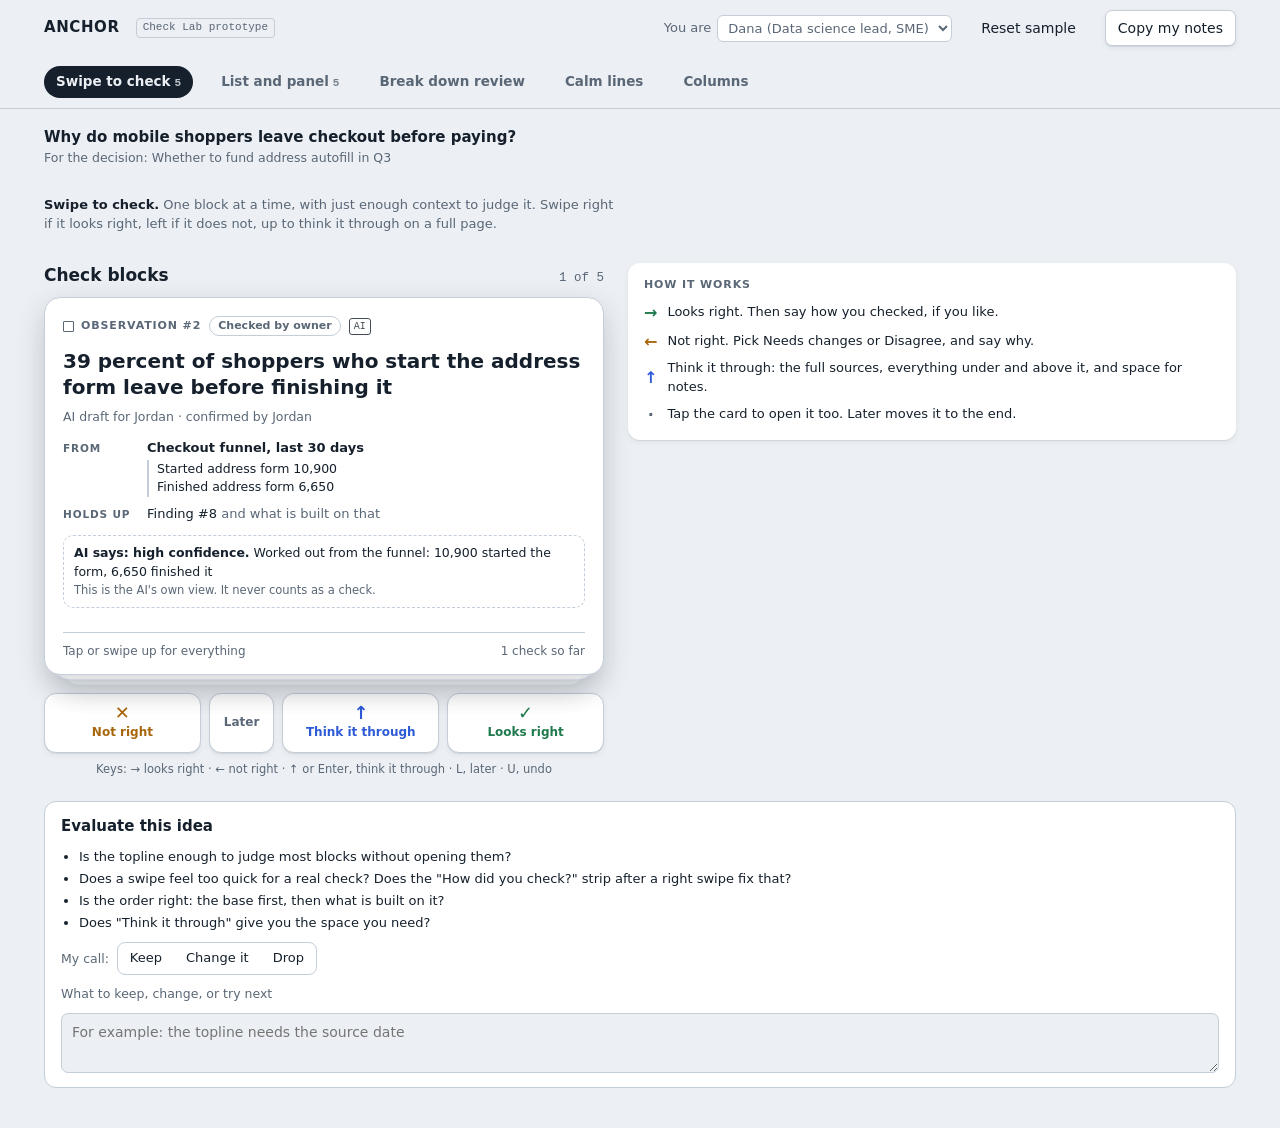
<file: prototypes/check-lab.html>
<!doctype html>
<html lang="en">
<head>
<meta charset="utf-8">
<meta name="viewport" content="width=device-width, initial-scale=1, viewport-fit=cover">
<title>Workbench Check Lab</title>
<style>
  /* Check Lab: a prototype of five ideas for the workbench, side by side, on the
     same sample workspace as the app. It uses the app's colors and words.
     Layout: a top bar, a tab per idea, the idea itself, then "Evaluate this idea".
     Nothing here talks to the real core. Checks live in memory until you reset. */
  :root {
    --bg: #ECEFF3; --surface: #FFFFFF; --ink: #15202C; --muted: #5A6776; --line: #C4CDD8;
    --accent: #2D5BD7; --accent-soft: #E3EAFB; --on-accent: #FFFFFF;
    --fill-owner: #DDE6F7; --fill-peers: #A9C1F2; --fill-sme: #2D5BD7; --on-sme: #FFFFFF;
    --amber: #A8660C; --amber-bg: #FFF1D9; --red: #C23B32; --red-bg: #FDE5E2; --green: #1F7A4D; --green-bg: #DDF3E6;
    --glow: #F2B33D; --stone: #DFE4EA; --slab: #CBD3DC;
    --shadow: 0 1px 0 rgba(21,32,44,.08), 0 2px 6px rgba(21,32,44,.06);
    --lift: 0 10px 30px rgba(21,32,44,.16);
    --f-body: ui-sans-serif, system-ui, -apple-system, "Segoe UI", Roboto, sans-serif;
    --f-mono: ui-monospace, "SFMono-Regular", Menlo, Consolas, monospace;
  }
  @media (prefers-color-scheme: dark) {
    :root:not([data-theme="light"]) {
      --bg: #0E141B; --surface: #17202A; --ink: #E4EAF1; --muted: #93A1B1; --line: #2D3947;
      --accent: #6F97FF; --accent-soft: #1C2A44; --on-accent: #0E141B;
      --fill-owner: #1F2E45; --fill-peers: #2B4A82; --fill-sme: #4C7DF0; --on-sme: #FFFFFF;
      --amber: #E6A646; --amber-bg: #3A2A12; --red: #F0766C; --red-bg: #3D1C1A; --green: #5CC98E; --green-bg: #12301F;
      --glow: #F2B33D; --stone: #2B3643; --slab: #26313E;
      --shadow: 0 1px 0 rgba(0,0,0,.4), 0 2px 8px rgba(0,0,0,.3);
      --lift: 0 12px 34px rgba(0,0,0,.5);
      color-scheme: dark;
    }
  }
  :root[data-theme="dark"] {
    --bg: #0E141B; --surface: #17202A; --ink: #E4EAF1; --muted: #93A1B1; --line: #2D3947;
    --accent: #6F97FF; --accent-soft: #1C2A44; --on-accent: #0E141B;
    --fill-owner: #1F2E45; --fill-peers: #2B4A82; --fill-sme: #4C7DF0; --on-sme: #FFFFFF;
    --amber: #E6A646; --amber-bg: #3A2A12; --red: #F0766C; --red-bg: #3D1C1A; --green: #5CC98E; --green-bg: #12301F;
    --glow: #F2B33D; --stone: #2B3643; --slab: #26313E;
    --shadow: 0 1px 0 rgba(0,0,0,.4), 0 2px 8px rgba(0,0,0,.3);
    --lift: 0 12px 34px rgba(0,0,0,.5);
    color-scheme: dark;
  }
  * { box-sizing: border-box; }
  [hidden] { display: none !important; }
  html, body { margin: 0; }
  body { background: var(--bg); color: var(--ink); font: 14px/1.45 var(--f-body); }
  button, input, select, textarea { font: inherit; color: inherit; }
  button { cursor: pointer; }
  :focus-visible { outline: 2px solid var(--accent); outline-offset: 2px; }
  a { color: var(--accent); }
  h1, h2, h3 { text-wrap: balance; margin: 0; }
  h1 { font-size: 24px; line-height: 1.15; font-weight: 800; letter-spacing: -.01em; }
  h2 { font-size: 17px; }
  .wrap { padding-inline: 24px; max-width: 1240px; margin: 0 auto; }

  /* Top bar and tabs */
  .bar { border-bottom: 1px solid var(--line); background: var(--bg); position: sticky; top: env(safe-area-inset-top, 0px); z-index: 20; }
  .bar .wrap { display: flex; flex-wrap: wrap; align-items: center; gap: 8px 16px; padding-block: 10px; }
  .brand { font-weight: 800; letter-spacing: .04em; font-size: 15px; }
  .proto { font-family: var(--f-mono); font-size: 11px; border: 1px solid var(--line); border-radius: 4px; padding: 1px 6px; color: var(--muted); }
  .grow { flex: 1; }
  .who { display: inline-flex; gap: 6px; align-items: center; font-size: 13px; color: var(--muted); }
  .who select { padding: 4px 6px; border-radius: 6px; border: 1px solid var(--line); background: var(--surface); }
  .tabs { display: flex; gap: 4px; overflow-x: auto; padding-block: 0 8px; scrollbar-width: none; }
  .tabs a { white-space: nowrap; text-decoration: none; color: var(--muted); font-weight: 600; font-size: 13.5px; padding: 6px 12px; border-radius: 999px; }
  .tabs a[aria-current="page"] { background: var(--ink); color: var(--bg); }
  .tabs .n { font-family: var(--f-mono); font-size: 11px; margin-left: 4px; opacity: .8; }

  .main { padding-block: 18px 40px; display: flex; flex-direction: column; gap: 16px; }
  .ws-head { display: flex; flex-wrap: wrap; justify-content: space-between; gap: 8px 20px; align-items: flex-end; }
  .ws-head .q { font-weight: 700; font-size: 15px; }
  .muted { color: var(--muted); }
  .small { font-size: 12.5px; }
  .idea { font-size: 13px; color: var(--muted); max-width: 70ch; }
  .idea b { color: var(--ink); }

  .btn { border: 1px solid var(--line); background: var(--surface); padding: 7px 12px; border-radius: 7px; box-shadow: var(--shadow); white-space: nowrap; }
  .btn.primary { background: var(--accent); border-color: var(--accent); color: var(--on-accent); font-weight: 600; }
  .btn.ghost { background: none; box-shadow: none; border-color: transparent; }
  .btn:disabled { opacity: .45; cursor: default; }
  .linkbtn { border: 0; background: none; color: var(--accent); padding: 0; font-weight: 500; }
  .row { display: flex; flex-wrap: wrap; gap: 8px; align-items: center; }
  .seg { display: inline-flex; border: 1px solid var(--line); border-radius: 8px; overflow: hidden; background: var(--surface); }
  .seg button { border: 0; background: none; padding: 6px 12px; font-size: 13px; }
  .seg button[aria-pressed="true"] { background: var(--ink); color: var(--bg); }
  textarea, input[type="text"], select.fld { width: 100%; padding: 8px 10px; border-radius: 7px; border: 1px solid var(--line); background: var(--bg); resize: vertical; }

  /* Shared marks */
  .shape { width: 11px; height: 11px; display: inline-block; border: 1.5px solid currentColor; flex: none; }
  .shape.observation { border-radius: 1px; }
  .shape.finding { border-radius: 50%; border-style: dashed; }
  .shape.insight { transform: rotate(45deg) scale(.85); }
  .eyebrow { display: inline-flex; align-items: center; gap: 7px; font-size: 11px; text-transform: uppercase; letter-spacing: .08em; color: var(--muted); font-weight: 600; }
  .tag { font-size: 11px; font-weight: 600; padding: 1px 8px; border-radius: 999px; white-space: nowrap; background: var(--surface); border: 1px solid var(--line); }
  .tag.t-needs_check { border-style: dashed; border-color: var(--muted); }
  .tag.t-needs_changes { color: var(--amber); border-color: var(--amber); background: var(--amber-bg); }
  .tag.t-disagreement { color: var(--red); border-color: var(--red); background: var(--red-bg); }
  .tag.t-nothing { color: var(--amber); border-color: var(--amber); background: transparent; }
  .tag.quiet { color: var(--muted); }
  .ai { font-family: var(--f-mono); font-size: 10px; border: 1px solid currentColor; border-radius: 3px; padding: 0 4px; opacity: .8; line-height: 1.5; white-space: nowrap; }
  .sq { width: 12px; height: 8px; border-radius: 2px; border: 1px solid var(--line); display: inline-block; vertical-align: 0; }
  .s-needs_check { background: transparent; border: 1.5px dashed var(--muted); }
  .s-checked_by_owner { background: var(--fill-owner); }
  .s-checked_by_peers { background: var(--fill-peers); }
  .s-checked_by_sme { background: var(--fill-sme); border-color: var(--fill-sme); }
  .s-needs_changes { background: var(--amber-bg); border-color: var(--amber); }
  .s-disagreement { background: var(--red-bg); border-color: var(--red); }
  .warn { color: var(--amber); }
  mark { background: color-mix(in srgb, var(--glow) 40%, transparent); color: inherit; padding: 0 2px; border-radius: 2px; }

  /* ---------- Swipe deck ---------- */
  .swipe { display: grid; grid-template-columns: minmax(0, 560px) minmax(0, 1fr); gap: 24px; align-items: start; }
  .deck-head { display: flex; justify-content: space-between; align-items: baseline; gap: 12px; margin-bottom: 10px; }
  .count { font-family: var(--f-mono); font-size: 12.5px; color: var(--muted); font-variant-numeric: tabular-nums; white-space: nowrap; }
  .deck { display: grid; position: relative; }
  .scard { grid-area: 1 / 1; background: var(--surface); border-radius: 16px; box-shadow: var(--lift); border: 1px solid var(--line); padding: 18px 18px 14px; display: flex; flex-direction: column; gap: 12px; touch-action: none; user-select: none; -webkit-user-select: none; transition: transform .28s cubic-bezier(.2,.8,.3,1), opacity .28s; position: relative; min-width: 0; }
  .scard.back1 { transform: translateY(12px) scale(.965); opacity: .7; pointer-events: none; }
  .scard.back2 { transform: translateY(24px) scale(.93); opacity: .4; pointer-events: none; }
  .scard.top { cursor: grab; z-index: 2; }
  .scard.top:active { cursor: grabbing; }
  .scard.sheet-open { touch-action: auto; user-select: auto; -webkit-user-select: auto; cursor: default; }
  .scard .st { font-size: 20px; line-height: 1.3; font-weight: 650; text-wrap: pretty; }
  .scard.insight .st { font-size: 22px; }
  .scard .who { display: block; font-size: 12.5px; color: var(--muted); margin-top: -4px; }
  .scard .head { display: flex; flex-wrap: wrap; gap: 6px 8px; align-items: center; }
  .ctx { display: flex; flex-direction: column; gap: 8px; }
  .ctx-row { display: grid; grid-template-columns: 74px minmax(0, 1fr); gap: 10px; font-size: 13px; align-items: start; }
  .ctx-row .k { font-size: 10.5px; text-transform: uppercase; letter-spacing: .08em; color: var(--muted); padding-top: 2px; font-weight: 600; }
  .ctx-row .v { min-width: 0; }
  .quote { display: block; margin-top: 3px; font-size: 12.5px; white-space: pre-line; color: var(--ink); border-left: 2px solid var(--line); padding-left: 8px; }
  .aibox { border: 1.5px dashed var(--line); border-radius: 10px; padding: 8px 10px; font-size: 12.5px; }
  .aibox .lbl { font-weight: 700; }
  .aibox .lbl.low { color: var(--amber); }
  .aibox .not { color: var(--muted); font-size: 11.5px; }
  .flag { border: 1px solid var(--amber); background: var(--amber-bg); color: var(--ink); border-radius: 10px; padding: 8px 10px; font-size: 12.5px; }
  .flag b { color: var(--amber); }
  .scard .foot { display: flex; justify-content: space-between; gap: 8px; font-size: 12px; color: var(--muted); border-top: 1px solid var(--line); padding-top: 10px; }
  .stamp { position: absolute; top: 18px; padding: 4px 10px; border: 2.5px solid; border-radius: 8px; font-weight: 800; font-size: 15px; letter-spacing: .06em; text-transform: uppercase; opacity: 0; pointer-events: none; background: var(--surface); }
  .stamp.yes { right: 18px; color: var(--green); transform: rotate(8deg); }
  .stamp.no { left: 18px; color: var(--amber); transform: rotate(-8deg); }
  .stamp.up { left: 50%; top: auto; bottom: 60px; transform: translateX(-50%); color: var(--accent); }
  .sheet { display: flex; flex-direction: column; gap: 8px; border-top: 1px solid var(--line); padding-top: 12px; }
  .sheet .t { font-weight: 700; }
  .vchoice { display: grid; grid-template-columns: 1fr 1fr; gap: 6px; }
  .vchoice button { border: 1.5px solid var(--line); background: var(--surface); border-radius: 8px; padding: 8px; font-weight: 600; text-align: left; }
  .vchoice button small { display: block; font-weight: 400; color: var(--muted); font-size: 11.5px; }
  .vchoice button[aria-pressed="true"][data-v="needs_changes"] { border-color: var(--amber); background: var(--amber-bg); }
  .vchoice button[aria-pressed="true"][data-v="disagree"] { border-color: var(--red); background: var(--red-bg); }
  .actions { display: grid; grid-template-columns: 1fr auto 1fr 1fr; gap: 8px; margin-top: 18px; }
  .act { border: 1px solid var(--line); background: var(--surface); border-radius: 12px; padding: 10px 8px; font-weight: 700; display: flex; flex-direction: column; align-items: center; gap: 2px; box-shadow: var(--shadow); min-width: 0; }
  .act .i { font-size: 18px; line-height: 1; }
  .act span:last-child { font-size: 12px; font-weight: 600; }
  .act.no { color: var(--amber); }
  .act.yes { color: var(--green); }
  .act.up { color: var(--accent); }
  .act.later { color: var(--muted); font-weight: 600; padding-inline: 14px; justify-content: center; }
  .keys { font-size: 11.5px; color: var(--muted); margin-top: 8px; text-align: center; }
  .done { background: var(--surface); border-radius: 16px; border: 1px solid var(--line); padding: 28px 22px; text-align: center; display: flex; flex-direction: column; gap: 8px; align-items: center; }
  .side { display: flex; flex-direction: column; gap: 14px; min-width: 0; }
  .panelbox { background: var(--surface); border-radius: 12px; box-shadow: var(--shadow); padding: 14px 16px; display: flex; flex-direction: column; gap: 8px; }
  .panelbox h3 { font-size: 11px; text-transform: uppercase; letter-spacing: .08em; color: var(--muted); font-weight: 600; }
  .legend { display: grid; grid-template-columns: auto minmax(0, 1fr); gap: 6px 10px; font-size: 13px; align-items: center; }
  .legend .g { font-weight: 800; font-size: 16px; text-align: center; }
  .done-list { display: flex; flex-direction: column; gap: 4px; font-size: 12.5px; }
  .done-list div { display: flex; gap: 8px; align-items: baseline; }
  .done-list .v { font-weight: 700; white-space: nowrap; }

  .howbar { position: fixed; left: 50%; transform: translateX(-50%); bottom: calc(18px + env(safe-area-inset-bottom, 0px)); background: var(--ink); color: var(--bg); border-radius: 14px; padding: 10px 12px; z-index: 60; display: flex; flex-wrap: wrap; gap: 6px 8px; align-items: center; max-width: calc(100% - 32px); box-shadow: var(--lift); font-size: 13px; }
  .howbar .chip { border: 1px solid color-mix(in srgb, var(--bg) 40%, transparent); background: none; color: var(--bg); border-radius: 999px; padding: 3px 10px; font-size: 12px; }
  .howbar .chip[aria-pressed="true"] { background: var(--bg); color: var(--ink); }
  .howbar .undo { border: 0; background: none; color: var(--bg); text-decoration: underline; font-size: 12.5px; }

  /* ---------- Deep page ---------- */
  .deep { display: grid; grid-template-columns: minmax(0, 1fr) 340px; gap: 20px; align-items: start; }
  .deep-main { display: flex; flex-direction: column; gap: 14px; min-width: 0; }
  .deep-head { display: flex; flex-direction: column; gap: 6px; }
  .deep-head h1 { font-size: 26px; }
  .sec { background: var(--surface); border-radius: 12px; box-shadow: var(--shadow); padding: 14px 16px; display: flex; flex-direction: column; gap: 10px; min-width: 0; }
  .sec > h3 { font-size: 11px; text-transform: uppercase; letter-spacing: .08em; color: var(--muted); font-weight: 600; }
  .src { border: 1px solid var(--line); border-radius: 10px; padding: 10px 12px; background: var(--bg); display: flex; flex-direction: column; gap: 4px; }
  .src .body { font-size: 13px; white-space: pre-line; font-family: var(--f-body); }
  .src .meta { font-size: 11.5px; color: var(--muted); }
  .under { display: flex; flex-direction: column; gap: 6px; }
  .uitem { display: grid; grid-template-columns: 14px minmax(0, 1fr) auto; gap: 4px 10px; align-items: start; text-align: left; border: 1px solid var(--line); background: var(--bg); border-radius: 8px; padding: 8px 10px; width: 100%; }
  .uitem .shape { margin-top: 4px; }
  .uitem .s { font-size: 13px; }
  .uitem .m { grid-column: 2; font-size: 11.5px; color: var(--muted); }
  .asks { margin: 0; padding-left: 18px; display: flex; flex-direction: column; gap: 4px; font-size: 13.5px; }
  .hist { display: flex; flex-direction: column; gap: 6px; font-size: 12.5px; }
  .check-panel { position: sticky; top: calc(110px + env(safe-area-inset-top, 0px)); }
  .verdicts { display: grid; grid-template-columns: repeat(3, minmax(0, 1fr)); gap: 6px; }
  .verdicts button { border: 1.5px solid var(--line); background: var(--surface); border-radius: 8px; padding: 9px 4px; font-weight: 600; font-size: 13px; }
  .verdicts button[aria-pressed="true"][data-v="looks_right"] { border-color: var(--green); background: var(--green-bg); }
  .verdicts button[aria-pressed="true"][data-v="needs_changes"] { border-color: var(--amber); background: var(--amber-bg); }
  .verdicts button[aria-pressed="true"][data-v="disagree"] { border-color: var(--red); background: var(--red-bg); }
  .hows { display: flex; flex-wrap: wrap; gap: 6px; }
  .hows button { border: 1px solid var(--line); background: none; border-radius: 999px; padding: 3px 10px; font-size: 12px; }
  .hows button[aria-pressed="true"] { background: var(--ink); color: var(--bg); border-color: var(--ink); }
  .backlink { display: inline-flex; gap: 6px; align-items: center; font-weight: 600; font-size: 13px; text-decoration: none; }

  /* ---------- Queue (list and panel) ---------- */
  .queue { display: grid; grid-template-columns: minmax(0, 380px) minmax(0, 1fr); gap: 16px; align-items: start; }
  .qlist { background: var(--surface); border-radius: 12px; box-shadow: var(--shadow); overflow: hidden; }
  .qgroup { padding: 10px 14px 4px; font-size: 11px; text-transform: uppercase; letter-spacing: .08em; color: var(--muted); font-weight: 600; display: flex; justify-content: space-between; }
  .qrow { display: grid; grid-template-columns: 14px minmax(0, 1fr); gap: 2px 10px; width: 100%; text-align: left; border: 0; border-top: 1px solid var(--line); background: none; padding: 10px 14px; }
  .qrow .shape { margin-top: 4px; }
  .qrow .s { font-size: 13.5px; }
  .qrow .m { grid-column: 2; font-size: 11.5px; color: var(--muted); display: flex; flex-wrap: wrap; gap: 2px 8px; align-items: center; }
  .qrow:hover { background: var(--bg); }
  .qrow[aria-current="true"] { background: var(--accent-soft); box-shadow: inset 3px 0 0 var(--accent); }
  .qpanel { display: flex; flex-direction: column; gap: 12px; min-width: 0; }
  .qnav { display: flex; align-items: center; gap: 8px; justify-content: space-between; }

  /* ---------- Break down ---------- */
  .bd { display: flex; flex-direction: column; gap: 12px; max-width: 860px; }
  .bd textarea { min-height: 150px; font-size: 13px; background: var(--surface); }
  .summary { display: flex; flex-wrap: wrap; gap: 6px 18px; align-items: baseline; font-size: 14px; }
  .summary b { font-size: 18px; font-variant-numeric: tabular-nums; }
  .summary .amber { color: var(--amber); }
  .ftabs { display: flex; flex-wrap: wrap; gap: 6px; }
  .ftabs button { border: 1px solid var(--line); background: var(--surface); border-radius: 999px; padding: 4px 12px; font-size: 13px; }
  .ftabs button[aria-pressed="true"] { background: var(--ink); color: var(--bg); border-color: var(--ink); }
  .bdrows { background: var(--surface); border-radius: 12px; box-shadow: var(--shadow); overflow: hidden; }
  .bdrow { display: grid; grid-template-columns: 130px minmax(0, 1fr) auto; gap: 6px 12px; padding: 12px 14px; border-top: 1px solid var(--line); align-items: start; }
  .bdrow:first-child { border-top: 0; }
  .bdrow textarea { min-height: 0; height: auto; padding: 6px 8px; font-size: 13.5px; background: var(--bg); }
  .bdrow .flags { grid-column: 2; display: flex; flex-wrap: wrap; gap: 6px; font-size: 12px; color: var(--muted); align-items: center; }
  .bdrow .x { border: 0; background: none; color: var(--muted); font-size: 18px; line-height: 1; padding: 4px 6px; }
  .bdrow.removed { opacity: .45; }
  .bdrow.removed textarea { text-decoration: line-through; }

  /* ---------- Build lines ---------- */
  .hint { display: flex; align-items: center; gap: 10px; background: var(--accent-soft); border: 1px solid color-mix(in srgb, var(--accent) 35%, var(--line)); border-radius: 10px; padding: 8px 12px; font-size: 13px; }
  .canvas-wrap { overflow-x: auto; background: var(--surface); border-radius: 14px; box-shadow: var(--shadow); }
  .canvas { position: relative; padding: 18px 18px 18px 110px; display: flex; flex-direction: column; gap: 46px; width: max-content; min-width: 100%; }
  .canvas svg { position: absolute; inset: 0; width: 100%; height: 100%; pointer-events: none; overflow: visible; }
  .lrow { display: flex; gap: 14px; justify-content: center; align-items: stretch; position: relative; }
  .lrow .rl { position: absolute; left: -92px; top: 50%; transform: translateY(-50%); font-size: 10.5px; text-transform: uppercase; letter-spacing: .09em; color: var(--muted); width: 80px; }
  .brick { width: 150px; border-radius: 7px; padding: 9px 10px; border: 1.5px solid color-mix(in srgb, var(--accent) 35%, var(--line)); font-size: 12.5px; line-height: 1.3; text-align: left; display: flex; flex-direction: column; gap: 5px; transition: opacity .15s, transform .12s, box-shadow .12s; color: var(--ink); }
  .brick.finding { width: 210px; }
  .brick.insight { width: 250px; font-weight: 600; font-size: 13.5px; }
  .brick.stone { width: 150px; background: var(--stone); border: 1px solid var(--line); font-size: 12px; }
  .brick .t { display: -webkit-box; -webkit-line-clamp: 3; -webkit-box-orient: vertical; overflow: hidden; }
  .brick.s-checked_by_sme { color: var(--on-sme); }
  .brick.s-needs_check { border: 1.5px dashed var(--muted); }
  .brick:hover { transform: translateY(-2px); }
  .brick.glow { box-shadow: 0 0 0 2px var(--glow), 0 0 18px color-mix(in srgb, var(--glow) 50%, transparent); }
  .canvas.tracing .brick:not(.near) { opacity: .22; }
  .brick.pinned { outline: 3px solid var(--accent); outline-offset: 2px; }
  .wire { fill: none; stroke: var(--muted); stroke-width: 1.4; opacity: .45; }
  .wire.weak { stroke: var(--amber); stroke-dasharray: 4 4; opacity: .85; }
  .wire.src { stroke-dasharray: 2 3; opacity: .35; }
  .wire.hot { stroke: var(--accent); stroke-width: 2.2; opacity: 1; stroke-dasharray: none; }
  .wire.hot.weak { stroke: var(--amber); stroke-dasharray: 4 4; }
  .canvas.tracing .wire:not(.hot) { opacity: .06; }
  .canvas.only .wire:not(.hot) { opacity: 0; }
  .pinbar { display: flex; flex-wrap: wrap; gap: 8px 12px; align-items: center; background: var(--ink); color: var(--bg); border-radius: 12px; padding: 10px 12px; font-size: 13px; }
  .pinbar .s { flex: 1 1 260px; min-width: 0; }
  .pinbar .btn { box-shadow: none; color: var(--ink); }
  .pinbar .btn.ghost { color: var(--bg); }

  /* ---------- Connect columns ---------- */
  .cols-wrap { overflow-x: auto; padding-bottom: 6px; }
  .cols { display: flex; gap: 12px; align-items: flex-start; min-width: min-content; }
  .col { width: 270px; flex: none; background: color-mix(in srgb, var(--surface) 55%, var(--bg)); border: 1px solid var(--line); border-radius: 12px; padding: 10px; display: flex; flex-direction: column; gap: 8px; }
  .col.loose { border-style: dashed; }
  .col-head { display: flex; flex-direction: column; gap: 4px; padding: 2px 2px 6px; border-bottom: 1px solid var(--line); }
  .col-head .t { font-weight: 700; font-size: 13.5px; line-height: 1.3; }
  .col-head .m { font-size: 11.5px; color: var(--muted); display: flex; flex-wrap: wrap; gap: 6px; align-items: center; }
  .ocard { text-align: left; background: var(--surface); border: 1.5px solid var(--line); border-radius: 9px; padding: 9px 10px; display: flex; flex-direction: column; gap: 5px; box-shadow: var(--shadow); width: 100%; }
  .ocard .s { font-size: 13px; line-height: 1.3; }
  .ocard .m { font-size: 11.5px; color: var(--muted); display: flex; gap: 6px; align-items: center; flex-wrap: wrap; }
  .ocard[aria-pressed="true"] { border-color: var(--accent); box-shadow: 0 0 0 2px var(--accent-soft); }
  .connectbar { position: sticky; bottom: calc(12px + env(safe-area-inset-bottom, 0px)); z-index: 10; display: flex; flex-wrap: wrap; gap: 8px; align-items: center; background: var(--ink); color: var(--bg); padding: 10px 12px; border-radius: 12px; box-shadow: var(--lift); }
  .connectbar input { flex: 1 1 240px; min-width: 0; background: var(--bg); color: var(--ink); border: 0; }
  .connectbar .btn { box-shadow: none; color: var(--ink); }
  .connectbar .btn.primary { color: var(--on-accent); }
  .connectbar .btn.ghost { color: var(--bg); }

  /* ---------- Evaluate ---------- */
  .eval { background: var(--surface); border: 1.5px solid var(--line); border-radius: 12px; padding: 14px 16px; display: flex; flex-direction: column; gap: 10px; margin-top: 8px; }
  .eval h2 { font-size: 15px; }
  .eval ul { margin: 0; padding-left: 18px; font-size: 13px; display: flex; flex-direction: column; gap: 3px; }
  .rate button[data-r="keep"][aria-pressed="true"] { background: var(--green); color: var(--surface); }
  .rate button[data-r="change"][aria-pressed="true"] { background: var(--amber); color: var(--surface); }
  .rate button[data-r="drop"][aria-pressed="true"] { background: var(--red); color: var(--surface); }
  .eval textarea { min-height: 60px; }

  .toast { position: fixed; left: 50%; transform: translateX(-50%); bottom: calc(18px + env(safe-area-inset-bottom, 0px)); background: var(--ink); color: var(--bg); padding: 9px 14px; border-radius: 10px; font-size: 13px; z-index: 70; max-width: calc(100% - 32px); display: flex; gap: 12px; align-items: center; box-shadow: var(--lift); }
  .toast button { border: 0; background: none; color: var(--bg); text-decoration: underline; padding: 0; }

  @media (max-width: 900px) {
    .wrap { padding-inline: 16px; }
    .swipe, .deep, .queue { grid-template-columns: minmax(0, 1fr); }
    .check-panel { position: static; }
    .scard .st { font-size: 18px; }
    .bdrow { grid-template-columns: minmax(0, 1fr) auto; }
    .bdrow select { grid-column: 1; }
    .bdrow textarea, .bdrow .flags { grid-column: 1 / -1; }
    .bdrow .x { grid-row: 1; grid-column: 2; }
    h1 { font-size: 21px; }
    .deep-head h1 { font-size: 21px; }
  }
  @media (max-width: 420px) {
    .actions { grid-template-columns: 1fr 1fr; }
    .act.later { order: 4; }
    .ctx-row { grid-template-columns: minmax(0, 1fr); gap: 2px; }
  }
  @media (prefers-reduced-motion: reduce) { .scard, .brick { transition: none; } }
</style>
</head>
<body>
<header class="bar">
  <div class="wrap">
    <span class="brand">ANCHOR</span><span class="proto">Check Lab prototype</span>
    <span class="grow"></span>
    <label class="who" for="me">You are <select id="me"></select></label>
    <button class="btn ghost" id="reset" type="button">Reset sample</button>
    <button class="btn" id="copy-notes" type="button">Copy my notes</button>
  </div>
  <nav class="wrap tabs" id="tabs" aria-label="Ideas"></nav>
</header>
<main class="wrap main" id="main"></main>

<script>
// ---------- Sample workspace (anchor/seed.py, plus five blocks so the deck has cards) ----------
const PEOPLE = {
  Dana: { role: "Data science lead", sme: true },
  Sam: { role: "Researcher", sme: true },
  Lee: { role: "Research lead", sme: false },
  Priya: { role: "Analytics", sme: false },
  Jordan: { role: "Product manager", sme: false },
};
const WS = { question: "Why do mobile shoppers leave checkout before paying?", decision: "Whether to fund address autofill in Q3",
  method: "Funnel analysis of 30 days of mobile web sessions, plus 8 remote interviews with recent mobile shoppers." };
const BASE_SOURCES = {
  funnel: { kind: "Query", title: "Checkout funnel, last 30 days", by: "Priya", body: "Mobile web, Aug 29 to Sep 27.\nCart 12,000\nStarted address form 10,900\nFinished address form 6,650\nReached payment 5,600\nPaid 5,040 (42%)" },
  int1: { kind: "Note", title: "Interviews, shoppers 1 to 4", by: "Sam", body: "S1: \"Typing my whole address with my thumbs, no thanks.\"\nS2: \"The keyboard kept covering the zip field.\"\nS3: \"I gave up and finished on my laptop.\"\nS4: \"It is tedious. I only do it if I really want the thing.\"" },
  int2: { kind: "Note", title: "Interviews, shoppers 5 to 8", by: "Sam", body: "S5: \"Address was fine, I have it saved.\"\nS6: \"The form is long on a phone.\"\nS7: \"I would have used Apple Pay if it was there.\"\nS8: \"Typing it out is a pain. Keyboard jumped around.\"" },
  split: { kind: "Data", title: "Returning vs new shoppers", by: "Priya", body: "Returning shoppers: 31% of mobile checkouts, 61% pay.\nNew shoppers: 69% of mobile checkouts, 34% pay.\nReturning shoppers with a saved address skip the address step." },
};
const ck = (by, verdict = "looks_right", how = null, note = "", extra = {}) => ({ by, verdict, how, note, ...extra });
const BASE_BLOCKS = [
  { id: 1, level: "observation", statement: "Mobile checkout conversion is 42 percent", owner: "Priya", ai: false, sources: ["funnel"], marks: ["Paid 5,040"], checks: [ck("Sam", "looks_right", "source_data", "Matches the dashboard")] },
  { id: 2, level: "observation", statement: "39 percent of shoppers who start the address form leave before finishing it", owner: "Jordan", ai: true, conf: "high", why: "Worked out from the funnel: 10,900 started the form, 6,650 finished it", sources: ["funnel"], marks: ["Started address form", "Finished address form"], checks: [ck("Jordan", "looks_right", null, "Did the math again from the funnel")] },
  { id: 3, level: "observation", statement: "6 of 8 shoppers said typing an address on a phone is tedious", owner: "Sam", ai: false, sources: ["int1", "int2"], marks: ["S1:", "S2:", "S4:", "S6:", "S8:", "S3:"], checks: [ck("Lee", "looks_right", "evidence", "Listened to the recordings")] },
  { id: 4, level: "observation", statement: "2 shoppers said the keyboard covered or moved the form fields", owner: "Jordan", ai: true, conf: "medium", why: "S2 and S8 describe it", assumes: ["The keyboard problem happens on most phones, not just theirs"], sources: ["int1", "int2"], marks: ["S2:", "S8:"], checks: [] },
  { id: 5, level: "observation", statement: "2 shoppers said they would pay with Apple Pay if offered", owner: "Jordan", ai: true, conf: "low", why: "Read from the interview notes", assumes: ["Other shoppers feel the same as the one who said it"], sources: ["int2"], marks: ["S7:"], checks: [ck("Jordan"), ck("Lee", "needs_changes", null, "Only S7 said this. It is 1 shopper, not 2.")] },
  { id: 6, level: "observation", statement: "Returning shoppers pay 61 percent of the time, new shoppers 34 percent", owner: "Priya", ai: true, conf: "high", why: "Straight from the export", sources: ["split"], marks: ["Returning shoppers: 31%", "New shoppers"], checks: [ck("Priya", "looks_right", null, "Checked against the export"), ck("Dana", "looks_right", "reran", "Rebuilt it from raw events")] },
  { id: 7, level: "observation", statement: "Returning shoppers with a saved address skip the address step", owner: "Priya", ai: true, conf: "medium", why: "Stated in the export notes", assumes: ["A saved address always skips the step, on every device"], sources: ["split"], marks: ["saved address skip"], checks: [] },
  { id: 13, level: "observation", statement: "1 shopper gave up on the phone and finished on a laptop", owner: "Jordan", ai: true, conf: "high", why: "S3 says it directly", sources: ["int1"], marks: ["S3:"], checks: [ck("Jordan")] },
  { id: 14, level: "observation", statement: "Shoppers with a saved address did not mention the form", owner: "Jordan", ai: true, conf: "medium", why: "S5 says the address was fine because it was saved", assumes: ["One shopper speaks for everyone with a saved address"], sources: ["int2"], marks: ["S5:"], checks: [ck("Jordan")] },
  { id: 16, level: "observation", statement: "The address form loses 4,250 shoppers, the biggest drop in the funnel", owner: "Priya", ai: true, conf: "high", why: "10,900 started the form and 6,650 finished it", sources: ["funnel"], marks: ["Started address form", "Finished address form"], checks: [ck("Priya")] },
  { id: 8, level: "finding", statement: "Shoppers leave mobile checkout mainly because the address form is hard to fill in on a phone", aiWording: "Shoppers abandon checkout because forms are long", owner: "Jordan", ai: true, conf: "medium", why: "The funnel and the interviews point the same way", assumes: ["The 8 people we interviewed are like most mobile shoppers"], on: [2, 3, 4], checks: [ck("Jordan", "looks_right", null, "Narrowed it to the address form, which is what the evidence shows", { changed: true }), ck("Sam", "looks_right", "evidence", "Funnel and interviews agree")] },
  { id: 9, level: "finding", statement: "Adding Apple Pay would fix most mobile checkout drop-off", owner: "Jordan", ai: true, conf: "low", why: "One shopper asked for it", assumes: ["What one shopper wants, most shoppers want"], on: [5], checks: [ck("Jordan"), ck("Dana", "disagree", null, "One quote cannot carry this. The funnel says the loss is at the address step.")] },
  { id: 10, level: "finding", statement: "Not having to type an address roughly doubles the chance a shopper pays", owner: "Priya", ai: false, on: [6, 7], checks: [ck("Lee", "looks_right", "evidence")] },
  { id: 15, level: "finding", statement: "Shoppers do not trust saving a card on a phone", owner: "Jordan", ai: true, conf: "low", why: "Common in other checkout studies", assumes: ["What other studies found holds for our shoppers"], on: [], checks: [ck("Jordan")] },
  { id: 11, level: "insight", statement: "Address entry is the biggest fixable cause of mobile checkout drop-off for us", owner: "Jordan", ai: false, on: [8, 10], checks: [ck("Sam", "looks_right", "judgment", "Strong. Check the two open observations before the pitch.")] },
  { id: 12, level: "insight", statement: "Returning shoppers are where an address fix will be easiest to measure", owner: "Priya", ai: true, conf: "medium", why: "Returning shoppers are the group we can measure fastest", assumes: ["Returning shoppers react to autofill the same way new ones would"], on: [10], checks: [] },
];
const SAMPLE_AI_TEXT = `Checkout summary (drafted by an AI assistant)

Mobile checkout conversion is 42 percent, well below desktop.
Most shoppers leave because the address form is too long.
Returning shoppers clearly convert better because they trust the brand.
Adding Apple Pay would likely fix the rest of the drop-off.
We should prioritize autofill and Apple Pay in Q3.`;

// ---------- Words (docs/GLOSSARY.md) ----------
const LEVEL = { observation: "Observation", finding: "Finding", insight: "Insight" };
const STATE = { needs_check: "Needs a check", checked_by_owner: "Checked by owner", checked_by_peers: "Checked by peers", checked_by_sme: "Checked by an SME", needs_changes: "Needs changes", disagreement: "Disagree" };
const UNCHECKED = new Set(["needs_check", "needs_changes", "disagreement"]);
const VERDICT = { looks_right: "Looks right", needs_changes: "Needs changes", disagree: "Disagree" };
const HOW = { evidence: "Read the evidence", source_data: "Checked the source data", reran: "Reran the numbers", judgment: "Used my judgment" };
const ASKS = {
  observation: ["Does the source say exactly this, no more and no less?", "If there is a number, does it match the source?", "Would someone else pull the same thing from it?"],
  finding: ["Do the blocks under it really add up to this?", "Is anything under it still unchecked?", "Would a skeptic read the same evidence the same way?"],
  insight: ["Does it follow from the findings under it?", "Does it say why this matters to our goal?", "What would have to be true for it to be wrong?"],
};
const TABS = [
  ["swipe", "Swipe to check"], ["queue", "List and panel"], ["breakdown", "Break down review"], ["build", "Calm lines"], ["connect", "Columns"],
];
const EVAL = {
  swipe: { idea: "<b>Swipe to check.</b> One block at a time, with just enough context to judge it. Swipe right if it looks right, left if it does not, up to think it through on a full page.",
    asks: ["Is the topline enough to judge most blocks without opening them?", "Does a swipe feel too quick for a real check? Does the \"How did you check?\" strip after a right swipe fix that?", "Is the order right: the base first, then what is built on it?", "Does \"Think it through\" give you the space you need?"] },
  queue: { idea: "<b>List and panel.</b> The queue on the left and the block on the right, like a moderation queue. Move with the arrows or J and K. After a check it moves to the next one.",
    asks: ["Is this faster than swiping when you have many blocks?", "Does seeing the whole queue help you choose what to check?", "Should this replace the Review view, or sit beside it?"] },
  breakdown: { idea: "<b>Break down review.</b> After you paste AI text, see a one-line summary and a row per block. Fix the level, edit, or remove before anything lands in the workspace.",
    asks: ["Does the summary line tell you where to look first?", "Would you rather fix blocks here, or after they land?", "Are the \"takes as given\" words useful or noisy?"] },
  build: { idea: "<b>Calm lines.</b> The Build view with a choice: show every line, or only the line for the block you hover or tap. A one-time hint says you can trace a line.",
    asks: ["Is \"Only the traced line\" calmer? Do you lose a sense of the whole?", "Did the hint help you find tracing?", "Is tapping a block, then \"Check it\", a good way into a check?"] },
  connect: { idea: "<b>Columns.</b> Observations grouped under the finding they hold up, with loose ones at the end. Pick a few and write the finding they add up to.",
    asks: ["Is this easier to read than the stacked canvas?", "Would you make new findings here?", "Should it be a third view next to Build and Review?"] },
};

// ---------- State ----------
const clone = x => JSON.parse(JSON.stringify(x));
const S = { me: "Dana", tab: "swipe", deep: null, back: "swipe", later: [], undo: [], form: {}, queueAt: 0, lines: "all", pinned: null, hover: null, picked: new Set(), bd: null, bdFilter: "all", newCount: 0 };
let BLOCKS, SOURCES, NEXT_ID;
function resetData() { BLOCKS = clone(BASE_BLOCKS).map(b => ({ on: [], sources: [], assumes: [], marks: [], ...b })); SOURCES = clone(BASE_SOURCES); NEXT_ID = 17; S.later = []; S.undo = []; S.picked.clear(); S.pinned = null; S.bd = null; S.newCount = 0; }
resetData();

const store = {
  get(k, d) { try { const v = localStorage.getItem("anchor-check-lab:" + k); return v == null ? d : JSON.parse(v); } catch { return d; } },
  set(k, v) { try { localStorage.setItem("anchor-check-lab:" + k, JSON.stringify(v)); } catch {} },
};

// ---------- Helpers ----------
const $ = id => document.getElementById(id);
const esc = s => String(s ?? "").replace(/[&<>"]/g, c => ({ "&": "&amp;", "<": "&lt;", ">": "&gt;", '"': "&quot;" }[c]));
const plural = (n, w) => n + " " + w + (n === 1 ? "" : "s");
const byId = id => BLOCKS.find(b => b.id === id);
const live = b => b.checks.filter(c => !c.old);
function latestBy(b) { const m = new Map(); live(b).forEach(c => m.set(c.by, c)); return [...m.values()]; }
function state(b) {
  const L = latestBy(b);
  if (L.some(c => c.verdict === "disagree")) return "disagreement";
  if (L.some(c => c.verdict === "needs_changes")) return "needs_changes";
  const ok = L.filter(c => c.verdict === "looks_right");
  if (ok.some(c => c.by !== b.owner && PEOPLE[c.by]?.sme)) return "checked_by_sme";
  if (ok.some(c => c.by !== b.owner)) return "checked_by_peers";
  if (ok.some(c => c.by === b.owner)) return "checked_by_owner";
  return "needs_check";
}
const waitingOnOwner = b => b.ai && !live(b).some(c => c.by === b.owner);
const restsOnNothing = b => b.level === "observation" ? !b.sources.length : !b.on.length;
const holdsUp = b => BLOCKS.filter(x => x.on.includes(b.id));
function weakBelow(b, seen = new Set()) {
  for (const id of b.on) { if (seen.has(id)) continue; seen.add(id); const u = byId(id); if (!u) continue; if (UNCHECKED.has(state(u)) || weakBelow(u, seen)) return true; }
  return false;
}
const glows = b => b.level === "insight" && latestBy(b).some(c => c.verdict === "looks_right" && c.by !== b.owner) && !UNCHECKED.has(state(b));
const tag = b => { const st = state(b); return UNCHECKED.has(st) ? `<span class="tag t-${st}">${STATE[st]}</span>` : `<span class="tag quiet">${STATE[st]}</span>`; };
const shape = l => `<i class="shape ${l}" aria-hidden="true"></i>`;
function origin(b) {
  if (!b.ai) return "By " + b.owner;
  const own = live(b).find(c => c.by === b.owner);
  return "AI draft for " + b.owner + (own ? " · confirmed by " + b.owner + (own.changed || b.aiWording ? ", wording changed" : "") : " · not confirmed yet");
}
function markLines(body, marks) {
  return body.split("\n").map(l => marks.some(m => l.includes(m)) ? `<mark>${esc(l)}</mark>` : esc(l)).join("\n");
}
function marked(b) {
  const out = [];
  b.sources.forEach(k => SOURCES[k].body.split("\n").forEach(l => { if (b.marks.some(m => l.includes(m))) out.push({ k, l }); }));
  return out;
}
function canCheck(b, me) {
  if (b.owner === me) return b.ai && waitingOnOwner(b) ? "owner" : "own";
  if (waitingOnOwner(b)) return "waiting";
  if (latestBy(b).some(c => c.by === me)) return "done";
  return "check";
}
// The deck: what is waiting on me, the base first, then what holds up the most.
function deckFor(me) {
  const rank = { observation: 0, finding: 1, insight: 2 };
  const items = BLOCKS.filter(b => {
    const c = canCheck(b, me);
    if (c === "owner") return true;
    if (c !== "check") return false;
    return ["needs_check", "checked_by_owner"].includes(state(b));
  });
  items.sort((a, b) => (S.later.indexOf(a.id) - S.later.indexOf(b.id)) || (rank[a.level] - rank[b.level]) || (holdsUp(b).length - holdsUp(a).length) || a.id - b.id);
  return items;
}
const attention = () => BLOCKS.filter(b => ["needs_changes", "disagreement"].includes(state(b)) || restsOnNothing(b));

function addCheck(b, by, verdict, how = null, note = "", statement = null) {
  const prev = { id: b.id, checks: clone(b.checks), statement: b.statement, aiWording: b.aiWording };
  if (statement && statement.trim() && statement.trim() !== b.statement) {
    if (b.ai && !b.aiWording) b.aiWording = b.statement;
    b.statement = statement.trim();
    b.checks.forEach(c => { if (c.verdict === "needs_changes") c.old = true; });
  }
  b.checks.push(ck(by, verdict, how, note, statement && statement.trim() !== prev.statement ? { changed: true } : {}));
  S.later = S.later.filter(x => x !== b.id);
  S.undo.push(prev);
  return b.checks[b.checks.length - 1];
}
function undo() {
  const p = S.undo.pop(); if (!p) return;
  const b = byId(p.id); b.checks = p.checks; b.statement = p.statement; b.aiWording = p.aiWording;
  hideHow(); render(); toast("Undone.");
}

let toastTimer;
function toast(msg, action, fn) {
  document.querySelectorAll(".toast").forEach(x => x.remove()); clearTimeout(toastTimer);
  const t = document.createElement("div"); t.className = "toast"; t.setAttribute("role", "status");
  t.innerHTML = `<span>${esc(msg)}</span>` + (action ? `<button type="button">${esc(action)}</button>` : "");
  if (action) t.querySelector("button").onclick = () => { t.remove(); fn(); };
  document.body.appendChild(t); toastTimer = setTimeout(() => t.remove(), 4200);
}
function copyText(text, done) {
  const ok = () => toast(done);
  try { navigator.clipboard.writeText(text).then(ok, () => fallbackCopy(text, done)); } catch { fallbackCopy(text, done); }
}
function fallbackCopy(text, done) {
  const ta = document.createElement("textarea"); ta.value = text; document.body.appendChild(ta); ta.select();
  let ok = false; try { ok = document.execCommand("copy"); } catch {}
  ta.remove(); toast(ok ? done : "Copy did not work here. Your notes are in each Evaluate box.");
}

// ---------- Topline: just enough to judge a block ----------
function topline(b) {
  const rows = [];
  if (b.level === "observation") {
    const m = marked(b);
    if (m.length) {
      const first = m.slice(0, 2).map(x => esc(x.l)).join("\n");
      const titles = [...new Set(m.map(x => SOURCES[x.k].title))];
      rows.push(`<div class="ctx-row"><span class="k">From</span><span class="v"><b>${esc(titles.join(", "))}</b><span class="quote">${first}</span>${m.length > 2 ? `<span class="muted small">and ${m.length - 2} more lines</span>` : ""}</span></div>`);
    }
  } else if (b.on.length) {
    const under = b.on.map(byId);
    const weak = under.filter(u => UNCHECKED.has(state(u)));
    rows.push(`<div class="ctx-row"><span class="k">Built on</span><span class="v">${under.map(u => `<i class="sq s-${state(u)}" title="${esc(STATE[state(u)])}"></i>`).join(" ")} ${plural(under.length, "block")}${weak.length ? ` · <span class="warn">⚠ ${weak.length} still ${weak.length === 1 ? "needs" : "need"} a check</span>` : ", all checked"}
      <span class="quote">${esc(under[0].statement)}${under.length > 1 ? ` <span class="muted">+${under.length - 1} more</span>` : ""}</span></span></div>`);
  }
  const up = holdsUp(b);
  rows.push(`<div class="ctx-row"><span class="k">Holds up</span><span class="v">${up.length ? up.map(u => `${LEVEL[u.level]} #${u.id}`).join(", ") + (up.some(u => u.level === "insight" || holdsUp(u).length) ? " <span class=\"muted\">and what is built on that</span>" : "") : "<span class=\"muted\">Nothing yet</span>"}</span></div>`);
  const flag = restsOnNothing(b) ? `<div class="flag"><b>Rests on nothing.</b> Nothing is linked under this claim. Ask what it comes from before you say it looks right.</div>` : "";
  const ai = b.ai && b.conf ? `<div class="aibox"><span class="lbl ${b.conf === "low" ? "low" : ""}">AI says: ${b.conf} confidence.</span> ${esc(b.why || "")}${b.assumes.length ? `<br><span class="muted">Assumes:</span> ${b.assumes.map(esc).join("; ")}` : ""}<br><span class="not">This is the AI's own view. It never counts as a check.</span></div>` : "";
  return `<div class="ctx">${rows.join("")}</div>${flag}${ai}`;
}

// ---------- Tabs ----------
function renderTabs() {
  const n = deckFor(S.me).length;
  $("tabs").innerHTML = TABS.map(([k, label]) => `<a href="#${k}" data-tab="${k}" ${S.tab === k && !S.deep ? 'aria-current="page"' : ""}>${label}${(k === "swipe" || k === "queue") && n ? `<span class="n">${n}</span>` : ""}</a>`).join("");
}
function wsHead() {
  return `<div class="ws-head"><div style="min-width:0"><div class="q">${esc(WS.question)}</div><div class="muted small">For the decision: ${esc(WS.decision)}</div></div></div>`;
}
function evalBox(k) {
  const e = EVAL[k], saved = store.get("eval", {})[k] || {};
  return `<section class="eval" aria-labelledby="ev-${k}"><h2 id="ev-${k}">Evaluate this idea</h2>
    <ul>${e.asks.map(a => `<li>${esc(a)}</li>`).join("")}</ul>
    <div class="row"><span class="small muted">My call:</span><div class="seg rate" role="group" aria-label="My call">${[["keep", "Keep"], ["change", "Change it"], ["drop", "Drop"]].map(([r, l]) => `<button type="button" data-rate="${k}" data-r="${r}" aria-pressed="${saved.r === r}">${l}</button>`).join("")}</div></div>
    <label class="small muted" for="ev-note-${k}">What to keep, change, or try next</label>
    <textarea id="ev-note-${k}" data-evnote="${k}" placeholder="For example: the topline needs the source date">${esc(saved.note || "")}</textarea>
  </section>`;
}

// ---------- 1. Swipe deck ----------
function renderSwipe() {
  const deck = deckFor(S.me);
  const total = deck.length + S.sessionDone.length;
  const pos = S.sessionDone.length + (deck.length ? 1 : 0);
  const top = deck[0];
  const cards = deck.slice(0, 3).map((b, i) => swipeCard(b, i)).reverse().join("");
  const mode = top ? canCheck(top, S.me) : null;
  const waiting = BLOCKS.filter(b => b.owner !== S.me && waitingOnOwner(b));
  const mineAsked = BLOCKS.filter(b => b.owner === S.me && state(b) === "needs_changes");
  $("main").innerHTML = `${wsHead()}<p class="idea">${EVAL.swipe.idea}</p>
  <div class="swipe">
    <div>
      <div class="deck-head"><h2>Check blocks</h2><span class="count">${deck.length ? `${pos} of ${total}` : `${S.sessionDone.length} checked`}</span></div>
      ${top ? `<div class="deck" id="deck">${cards}</div>
        <div class="actions" role="group" aria-label="Check this block">
          <button class="act no" type="button" data-act="left"><span class="i">✕</span><span>${mode === "owner" ? "Fix wording" : "Not right"}</span></button>
          <button class="act later" type="button" data-act="later"><span>Later</span></button>
          <button class="act up" type="button" data-act="up"><span class="i">↑</span><span>Think it through</span></button>
          <button class="act yes" type="button" data-act="right"><span class="i">✓</span><span>Looks right</span></button>
        </div>
        <div class="keys">Keys: → looks right · ← ${mode === "owner" ? "fix wording" : "not right"} · ↑ or Enter, think it through · L, later · U, undo</div>`
      : `<div class="done"><h2>Nothing waiting on you</h2><p class="muted small">${S.sessionDone.length ? `You checked ${plural(S.sessionDone.length, "block")} this round.` : `Switch person at the top to see someone else's checks.`}</p>
          ${waiting.length ? `<p class="small">${waiting.map(b => `#${b.id} waits on ${esc(b.owner)}`).join(" · ")}</p>` : ""}
          <button class="btn" type="button" data-goto="breakdown">Break down some AI text</button></div>`}
    </div>
    <aside class="side">
      <div class="panelbox"><h3>How it works</h3>
        <div class="legend"><span class="g" style="color:var(--green)">→</span><span>Looks right. Then say how you checked, if you like.</span>
          <span class="g" style="color:var(--amber)">←</span><span>Not right. Pick Needs changes or Disagree, and say why.</span>
          <span class="g" style="color:var(--accent)">↑</span><span>Think it through: the full sources, everything under and above it, and space for notes.</span>
          <span class="g muted">·</span><span>Tap the card to open it too. Later moves it to the end.</span></div>
      </div>
      ${mineAsked.length ? `<div class="panelbox"><h3>Yours, with changes asked</h3>${mineAsked.map(b => `<button class="uitem" type="button" data-deep="${b.id}">${shape(b.level)}<span class="s">${esc(b.statement)}</span>${tag(b)}</button>`).join("")}</div>` : ""}
      ${S.sessionDone.length ? `<div class="panelbox"><h3>This round</h3><div class="done-list">${S.sessionDone.slice().reverse().map(d => `<div><span class="v" style="color:${d.v === "looks_right" ? "var(--green)" : d.v === "disagree" ? "var(--red)" : "var(--amber)"}">${VERDICT[d.v]}</span><span>#${d.id} ${esc(byId(d.id).statement)}</span></div>`).join("")}</div></div>` : ""}
    </aside>
  </div>${evalBox("swipe")}`;
  if (top) bindSwipe(document.querySelector(".scard.top"), top);
}
function swipeCard(b, i) {
  const mode = canCheck(b, S.me);
  const cls = i === 0 ? "top" : i === 1 ? "back1" : "back2";
  return `<article class="scard ${b.level} ${cls}" data-id="${b.id}" ${i === 0 ? 'tabindex="0" aria-label="Block to check"' : 'aria-hidden="true"'}>
    <span class="stamp yes">Looks right</span><span class="stamp no">${mode === "owner" ? "Fix it" : "Not right"}</span><span class="stamp up">Think it through</span>
    <div class="head"><span class="eyebrow">${shape(b.level)} ${LEVEL[b.level]} #${b.id}</span>${tag(b)}${b.ai ? `<span class="ai">AI</span>` : ""}${weakBelow(b) ? `<span class="warn" title="Something under it still needs a check">⚠</span>` : ""}</div>
    ${mode === "owner" ? `<div class="small" style="color:var(--accent);font-weight:600">Your AI draft. You check it first, then others can.</div>` : ""}
    <div class="st">${esc(b.statement)}</div>
    <span class="who">${esc(origin(b))}</span>
    ${topline(b)}
    <div class="slot"></div>
    <div class="foot"><span>Tap or swipe up for everything</span><span>${plural(latestBy(b).length, "check")} so far</span></div>
  </article>`;
}
function setStamps(el, dx, dy) {
  const s = q => el.querySelector(".stamp." + q);
  s("yes").style.opacity = Math.max(0, Math.min(1, dx / 110));
  s("no").style.opacity = Math.max(0, Math.min(1, -dx / 110));
  s("up").style.opacity = Math.abs(dx) < 80 ? Math.max(0, Math.min(1, -dy / 110)) : 0;
}
function bindSwipe(el, b) {
  let x0 = 0, y0 = 0, dx = 0, dy = 0, drag = false;
  const reset = () => { el.style.transform = ""; setStamps(el, 0, 0); };
  el.addEventListener("pointerdown", e => {
    if (el.classList.contains("sheet-open") || e.target.closest("button, textarea, input, select, a")) return;
    drag = true; x0 = e.clientX; y0 = e.clientY; dx = dy = 0; el.setPointerCapture(e.pointerId); el.style.transition = "none";
  });
  el.addEventListener("pointermove", e => {
    if (!drag) return; dx = e.clientX - x0; dy = e.clientY - y0;
    el.style.transform = `translate(${dx}px, ${Math.min(dy, 40)}px) rotate(${dx / 20}deg)`; setStamps(el, dx, dy);
  });
  const end = () => {
    if (!drag) return; drag = false; el.style.transition = "";
    if (Math.abs(dx) < 6 && Math.abs(dy) < 6) { reset(); return openDeep(b.id, "swipe"); }
    if (dx > 110) return fling(el, b, "right");
    if (dx < -110) { reset(); return act("left"); }
    if (dy < -100 && Math.abs(dx) < 110) { reset(); return act("up"); }
    reset();
  };
  el.addEventListener("pointerup", end);
  el.addEventListener("pointercancel", () => { drag = false; el.style.transition = ""; reset(); });
}
function fling(el, b, dir) {
  el.style.transform = dir === "right" ? "translate(140%, 0) rotate(16deg)" : "translate(-140%, 0) rotate(-16deg)";
  el.style.opacity = "0";
  setTimeout(() => { dir === "right" ? lookRight(b) : null; }, 220);
}
function act(dir) {
  const b = deckFor(S.me)[0]; if (!b) return;
  const el = document.querySelector(".scard.top");
  const mode = canCheck(b, S.me);
  if (dir === "right") return fling(el, b, "right");
  if (dir === "up") return openDeep(b.id, "swipe");
  if (dir === "later") { S.later.push(b.id); return render(); }
  if (dir === "left") return mode === "owner" ? openFix(el, b) : openNotRight(el, b);
}
function lookRight(b) {
  const mode = canCheck(b, S.me);
  addCheck(b, S.me, "looks_right");
  S.sessionDone.push({ id: b.id, v: "looks_right" });
  render();
  if (mode === "owner") toast("Confirmed. Others can check it now.", "Undo", undoSwipe);
  else showHow(b);
}
function undoSwipe() { S.sessionDone.pop(); undo(); }
function openNotRight(el, b) {
  el.classList.add("sheet-open");
  el.querySelector(".slot").innerHTML = `<div class="sheet"><div class="t">What is not right?</div>
    <div class="vchoice" role="group" aria-label="Verdict"><button type="button" data-v="needs_changes" aria-pressed="true">Needs changes<small>Close, but the wording or detail is off</small></button><button type="button" data-v="disagree" aria-pressed="false">Disagree<small>The claim does not hold</small></button></div>
    <label class="small muted" for="nr-note" id="nr-lbl">What should change?</label>
    <textarea id="nr-note" rows="2" placeholder="For example: only S7 said this"></textarea>
    <div class="row"><button class="btn primary" type="button" id="nr-send">Send</button><button class="btn ghost" type="button" id="nr-cancel">Cancel</button><span class="small muted">${esc(b.owner)} is asked to look.</span></div></div>`;
  let v = "needs_changes";
  el.querySelectorAll(".vchoice button").forEach(btn => btn.onclick = () => {
    v = btn.dataset.v; el.querySelectorAll(".vchoice button").forEach(x => x.setAttribute("aria-pressed", x === btn));
    $("nr-lbl").textContent = v === "disagree" ? "Why does it not hold?" : "What should change?";
  });
  $("nr-note").focus();
  $("nr-cancel").onclick = () => render();
  $("nr-send").onclick = () => {
    const note = $("nr-note").value.trim();
    if (!note) { $("nr-note").focus(); return toast(v === "disagree" ? "Say why, so the owner knows what to fix." : "Say what should change, so the owner can fix it."); }
    el.style.transform = "translate(-140%, 0) rotate(-16deg)"; el.style.opacity = "0";
    setTimeout(() => { addCheck(b, S.me, v, null, note); S.sessionDone.push({ id: b.id, v }); render(); toast(`Sent. ${b.owner} is asked to look.`, "Undo", undoSwipe); }, 220);
  };
}
function openFix(el, b) {
  el.classList.add("sheet-open");
  el.querySelector(".slot").innerHTML = `<div class="sheet"><div class="t">Fix the wording</div><span class="small muted">Say what the evidence shows, no more and no less. The AI's wording stays in the history.</span>
    <textarea id="fx-text" rows="3">${esc(b.statement)}</textarea>
    <label class="small muted" for="fx-note">What did you check or change? (optional)</label><input type="text" id="fx-note">
    <div class="row"><button class="btn primary" type="button" id="fx-save">Save and confirm</button><button class="btn ghost" type="button" id="fx-cancel">Cancel</button></div></div>`;
  $("fx-text").focus();
  $("fx-cancel").onclick = () => render();
  $("fx-save").onclick = () => {
    addCheck(b, S.me, "looks_right", null, $("fx-note").value.trim(), $("fx-text").value);
    S.sessionDone.push({ id: b.id, v: "looks_right" }); render(); toast("Saved and confirmed. Others can check it now.", "Undo", undoSwipe);
  };
}
let howTimer;
function showHow(b) {
  hideHow();
  const bar = document.createElement("div"); bar.className = "howbar"; bar.id = "howbar"; bar.setAttribute("role", "status");
  bar.innerHTML = `<span>Looks right. How did you check?</span>${Object.entries(HOW).map(([k, l]) => `<button class="chip" type="button" data-how="${k}" aria-pressed="false">${l}</button>`).join("")}<button class="undo" type="button">Undo</button>`;
  bar.querySelectorAll("[data-how]").forEach(btn => btn.onclick = () => {
    const c = live(b).filter(c => c.by === S.me).pop(); if (c) c.how = btn.dataset.how;
    bar.querySelectorAll("[data-how]").forEach(x => x.setAttribute("aria-pressed", x === btn));
    clearTimeout(howTimer); howTimer = setTimeout(hideHow, 1400);
  });
  bar.querySelector(".undo").onclick = undoSwipe;
  document.body.appendChild(bar); howTimer = setTimeout(hideHow, 7000);
}
function hideHow() { clearTimeout(howTimer); $("howbar")?.remove(); }

// ---------- Think it through (deep page) ----------
function openDeep(id, back) { hideHow(); S.deep = id; S.back = back || S.tab; S.form = {}; render(); window.scrollTo(0, 0); }
function renderDeep() {
  const b = byId(S.deep);
  const up = holdsUp(b);
  const backLabel = { swipe: "Back to the deck", queue: "Back to the list", build: "Back to the lines", connect: "Back to the columns" }[S.back] || "Back";
  const from = b.level === "observation"
    ? `<section class="sec"><h3>From</h3>${b.sources.length ? b.sources.map(k => `<div class="src"><b>${esc(SOURCES[k].title)}</b><span class="meta">${esc(SOURCES[k].kind)} · added by ${esc(SOURCES[k].by)}</span><div class="body">${markLines(SOURCES[k].body, b.marks)}</div></div>`).join("") : `<div class="flag"><b>Rests on nothing.</b> No source is linked.</div>`}<span class="small muted">Marked lines are what the block is taken from.</span></section>`
    : `<section class="sec"><h3>Built on</h3>${b.on.length ? `<div class="under">${b.on.map(byId).map(uRow).join("")}</div>` : `<div class="flag"><b>Rests on nothing.</b> No blocks are linked under this claim. Ask the owner what it comes from.</div>`}</section>`;
  const hist = b.checks.map(c => `<div><b>${esc(c.by)}</b> said <b>${VERDICT[c.verdict]}</b>${c.how ? ` · ${HOW[c.how]}` : ""}${c.note ? `: "${esc(c.note)}"` : ""}${c.old ? ` <span class="muted">(before the rewrite)</span>` : ""}</div>`).join("") || `<div class="muted">No checks yet.</div>`;
  const myNote = store.get("think:" + b.id, "");
  $("main").innerHTML = `<a class="backlink" href="#${S.back}" data-back>← ${backLabel}</a>
  <div class="deep">
    <div class="deep-main">
      <div class="deep-head"><div class="row"><span class="eyebrow">${shape(b.level)} ${LEVEL[b.level]} #${b.id}</span>${tag(b)}${b.ai ? `<span class="ai">AI</span>` : ""}${weakBelow(b) ? `<span class="warn small">⚠ something under it needs a check</span>` : ""}</div>
        <h1>${esc(b.statement)}</h1><span class="muted small">${esc(origin(b))}</span></div>
      <section class="sec"><h3>Think it through</h3><ul class="asks">${ASKS[b.level].map(a => `<li>${esc(a)}</li>`).join("")}</ul>
        <span class="small muted">From the workspace method: ${esc(WS.method)}</span></section>
      ${from}
      ${b.ai && b.conf ? `<section class="sec"><h3>AI says</h3><div class="aibox" style="font-size:13.5px"><span class="lbl ${b.conf === "low" ? "low" : ""}">${b.conf[0].toUpperCase() + b.conf.slice(1)} confidence.</span> ${esc(b.why || "")}${b.assumes.length ? `<div style="margin-top:6px"><span class="muted">It assumes:</span><ul class="asks" style="font-size:13px">${b.assumes.map(a => `<li>${esc(a)}</li>`).join("")}</ul></div>` : ""}<div class="not" style="margin-top:6px">This is the AI's own view. It never counts as a check.</div></div></section>` : ""}
      <section class="sec"><h3>Holds up</h3>${up.length ? `<div class="under">${up.map(uRow).join("")}</div><span class="small muted">If this block is wrong, these are affected.</span>` : `<span class="muted small">Nothing is built on this yet.</span>`}</section>
      <section class="sec"><h3>Your notes while you think</h3><label class="small muted" for="think-${b.id}">Only you see these. They stay in this browser.</label><textarea id="think-${b.id}" data-think="${b.id}" rows="4" placeholder="What would make this wrong? What would you ask the owner?">${esc(myNote)}</textarea></section>
      <details class="sec"><summary class="small muted" style="cursor:pointer">History (${b.checks.length}${b.aiWording ? ", AI wording changed" : ""})</summary><div class="hist" style="margin-top:8px">${b.aiWording ? `<div><span class="muted">AI's first wording:</span> "${esc(b.aiWording)}"</div>` : ""}${hist}</div></details>
    </div>
    <aside class="check-panel">${checkForm(b, "deep")}</aside>
  </div>`;
  bindForm(b, "deep");
}
function uRow(u) {
  return `<button class="uitem" type="button" data-deep="${u.id}">${shape(u.level)}<span class="s">${esc(u.statement)}</span>${tag(u)}<span class="m">${LEVEL[u.level]} #${u.id} · ${esc(u.owner)}${u.ai ? " · AI" : ""}</span></button>`;
}

// The check form, shared by the deep page and the list panel.
function checkForm(b, ctx) {
  const mode = canCheck(b, S.me);
  if (mode === "own") return `<section class="sec"><h3>Your check</h3><p class="small">This is yours. Someone else checks it.${state(b) === "needs_changes" ? ` A reviewer asked for changes: "${esc(latestBy(b).find(c => c.verdict === "needs_changes")?.note || "")}"` : ""}</p>
    ${state(b) === "needs_changes" ? `<label class="small muted" for="rv-${ctx}">New wording</label><textarea id="rv-${ctx}" rows="3">${esc(b.statement)}</textarea><button class="btn primary" type="button" data-revise>Save new version</button>` : ""}</section>`;
  if (mode === "waiting") return `<section class="sec"><h3>Your check</h3><p class="small">Waiting on <b>${esc(b.owner)}</b> to check their AI draft first. Then anyone can check it.</p></section>`;
  if (mode === "done") { const c = latestBy(b).find(c => c.by === S.me); return `<section class="sec"><h3>Your check</h3><p class="small">You said <b>${VERDICT[c.verdict]}</b>${c.note ? `: "${esc(c.note)}"` : ""}.</p></section>`; }
  if (mode === "owner") return `<section class="sec"><h3>Your check</h3><p class="small">Your AI draft. Fix the wording if it says more, or less, than the evidence.</p>
    <textarea id="ow-text-${ctx}" rows="3">${esc(b.statement)}</textarea>
    <label class="small muted" for="ow-note-${ctx}">What did you check or change? (optional)</label><input type="text" id="ow-note-${ctx}">
    <button class="btn primary" type="button" data-owner-ok>Looks right</button></section>`;
  const v = S.form.verdict;
  return `<section class="sec"><h3>Your check</h3>
    <div class="verdicts" role="group" aria-label="Verdict">${Object.entries(VERDICT).map(([k, l]) => `<button type="button" data-v="${k}" aria-pressed="${v === k}">${l}</button>`).join("")}</div>
    ${v === "looks_right" ? `<span class="small muted">How did you check? (optional)</span><div class="hows">${Object.entries(HOW).map(([k, l]) => `<button type="button" data-how="${k}" aria-pressed="${S.form.how === k}">${l}</button>`).join("")}</div>` : ""}
    ${v ? `<label class="small muted" for="note-${ctx}">${v === "looks_right" ? "Anything to add? (optional)" : v === "disagree" ? "Why does it not hold?" : "What should change?"}</label><textarea id="note-${ctx}" rows="3">${esc(S.form.note || "")}</textarea>
      <button class="btn primary" type="button" data-send>Send check</button>` : `<span class="small muted">Pick one, then say how you checked or why.</span>`}
  </section>`;
}
function bindForm(b, ctx) {
  const root = $("main");
  root.querySelectorAll(".verdicts [data-v]").forEach(btn => btn.onclick = () => { S.form.note = $("note-" + ctx)?.value || S.form.note; S.form.verdict = btn.dataset.v; render(); });
  root.querySelectorAll(".hows [data-how]").forEach(btn => btn.onclick = () => { S.form.note = $("note-" + ctx)?.value || ""; S.form.how = S.form.how === btn.dataset.how ? null : btn.dataset.how; render(); });
  const send = root.querySelector("[data-send]");
  if (send) send.onclick = () => {
    const note = $("note-" + ctx).value.trim(), v = S.form.verdict;
    if (v !== "looks_right" && !note) { $("note-" + ctx).focus(); return toast("Say why, so the owner knows what to do."); }
    addCheck(b, S.me, v, S.form.how, note); S.sessionDone.push({ id: b.id, v }); afterCheck(b, VERDICT[v]);
  };
  const ok = root.querySelector("[data-owner-ok]");
  if (ok) ok.onclick = () => { addCheck(b, S.me, "looks_right", null, $("ow-note-" + ctx).value.trim(), $("ow-text-" + ctx).value); S.sessionDone.push({ id: b.id, v: "looks_right" }); afterCheck(b, "Confirmed"); };
  const rv = root.querySelector("[data-revise]");
  if (rv) rv.onclick = () => { const t = $("rv-" + ctx).value.trim(); if (t === b.statement) return toast("Change the wording first."); addCheck(b, S.me, "looks_right", null, "Revised after the ask", t); afterCheck(b, "New version saved"); };
}
function afterCheck(b, what) {
  S.form = {};
  if (S.deep) { S.deep = null; S.tab = S.back; }
  if (S.tab === "queue") { const list = deckFor(S.me); S.queueAt = Math.min(S.queueAt, Math.max(0, list.length - 1)); }
  render(); toast(`${what}: #${b.id}.`, "Undo", () => { S.sessionDone.pop(); undo(); });
}

// ---------- 2. List and panel ----------
function renderQueue() {
  const list = deckFor(S.me);
  const att = attention().filter(b => !list.includes(b));
  if (S.queueAt >= list.length) S.queueAt = Math.max(0, list.length - 1);
  const cur = list[S.queueAt];
  const row = (b, i) => `<button class="qrow" type="button" ${i != null ? `data-qi="${i}"` : `data-deep="${b.id}"`} aria-current="${cur && b.id === cur.id}">${shape(b.level)}<span class="s">${esc(b.statement)}</span><span class="m">${LEVEL[b.level]} #${b.id} · ${esc(b.owner)}${b.ai ? ` · <span class="ai">AI ${b.conf || ""}</span>` : ""} ${restsOnNothing(b) ? `<span class="tag t-nothing">Rests on nothing</span>` : ""}${weakBelow(b) ? `<span class="warn">⚠</span>` : ""}${UNCHECKED.has(state(b)) && state(b) !== "needs_check" ? tag(b) : ""}</span></button>`;
  $("main").innerHTML = `${wsHead()}<p class="idea">${EVAL.queue.idea}</p>
  <div class="queue">
    <div class="qlist">
      <div class="qgroup"><span>Waiting on you</span><span>${list.length}</span></div>${list.map((b, i) => row(b, i)).join("") || `<div class="qrow muted small" style="cursor:default">Nothing waiting on you.</div>`}
      <div class="qgroup" style="border-top:1px solid var(--line)"><span>Needs attention</span><span>${att.length}</span></div>${att.map(b => row(b, null)).join("")}
    </div>
    <div class="qpanel">${cur ? `
      <div class="qnav"><span class="count">${S.queueAt + 1} of ${list.length}</span><div class="row"><button class="btn" type="button" data-qmove="-1" ${S.queueAt ? "" : "disabled"} aria-label="Previous">↑</button><button class="btn" type="button" data-qmove="1" ${S.queueAt < list.length - 1 ? "" : "disabled"} aria-label="Next">↓</button><span class="small muted">J and K move</span></div></div>
      <section class="sec"><div class="row"><span class="eyebrow">${shape(cur.level)} ${LEVEL[cur.level]} #${cur.id}</span>${tag(cur)}${cur.ai ? `<span class="ai">AI</span>` : ""}</div>
        <h2 style="font-size:19px;line-height:1.3">${esc(cur.statement)}</h2><span class="muted small">${esc(origin(cur))}</span>${topline(cur)}
        <button class="linkbtn small" type="button" data-deep="${cur.id}" style="align-self:flex-start">Think it through: open the full page →</button></section>
      ${checkForm(cur, "q")}` : `<div class="done"><h2>Nothing waiting on you</h2><p class="small muted">Switch person at the top, or open one that needs attention.</p></div>`}
    </div>
  </div>${evalBox("queue")}`;
  if (cur) bindForm(cur, "q");
}

// ---------- 3. Break down review ----------
const GIVEN = ["most", "clearly", "because", "likely", "always", "never", "everyone", "all", "should", "well below", "obviously"];
function breakDown(text) {
  let lines = text.split(/\n+/).map(s => s.trim()).filter(Boolean);
  let title = "Pasted AI text";
  if (lines.length && !/[.!?]$/.test(lines[0])) title = lines.shift();
  const sents = lines.flatMap(l => l.split(/(?<=[.!?])\s+(?=[A-Z])/)).map(s => s.trim()).filter(Boolean);
  return { title, text, rows: sents.map((s, i) => {
    const level = /\b(should|we need|prioriti[sz]e|let'?s)\b/i.test(s) ? "insight" : /\b(because|would|likely|leads? to|fix|so that)\b/i.test(s) ? "finding" : /\d/.test(s) ? "observation" : "finding";
    const given = GIVEN.filter(w => new RegExp("\\b" + w + "\\b", "i").test(s));
    return { i, text: s, level, given, removed: false };
  }) };
}
const bdNothing = r => r.level !== "observation";
const bdLook = r => bdNothing(r) || r.given.length;
function renderBreakdown() {
  const d = S.bd;
  let body = "";
  if (!d) {
    body = `<div class="bd"><label class="small muted" for="bd-text">Paste a long AI answer. It stays a source, and each claim becomes a draft block for you to check.</label>
      <textarea id="bd-text">${esc(SAMPLE_AI_TEXT)}</textarea>
      <div class="row"><button class="btn primary" type="button" id="bd-go">Break it down</button><span class="small muted">The sample is filled in. Nothing leaves this page.</span></div></div>`;
  } else {
    const keep = d.rows.filter(r => !r.removed);
    const nothing = keep.filter(bdNothing).length, given = keep.filter(r => r.given.length).length, clean = keep.filter(r => !bdLook(r)).length;
    const shown = d.rows.filter(r => S.bdFilter === "all" ? true : S.bdFilter === "look" ? bdLook(r) : !bdLook(r));
    body = `<div class="bd">
      <div class="summary"><span><b>${keep.length}</b> draft blocks</span><span class="amber"><b>${nothing}</b> rest on nothing</span><span class="amber"><b>${given}</b> take things as given</span><span><b>${clean}</b> look clean</span></div>
      <div class="small muted">From "${esc(d.title)}". Findings and insights from pasted text have nothing under them yet. Link them after they land, or let your AI tool do it over MCP.</div>
      <div class="ftabs" role="group" aria-label="Show">${[["all", "All", d.rows.length], ["look", "Needs a look", d.rows.filter(bdLook).length], ["clean", "Clean", d.rows.filter(r => !bdLook(r)).length]].map(([k, l, n]) => `<button type="button" data-bdf="${k}" aria-pressed="${S.bdFilter === k}">${l} ${n}</button>`).join("")}</div>
      <div class="bdrows">${shown.map(r => `<div class="bdrow ${r.removed ? "removed" : ""}">
        <select class="fld" data-bdlevel="${r.i}" aria-label="Level">${Object.entries(LEVEL).map(([k, l]) => `<option value="${k}" ${r.level === k ? "selected" : ""}>${l}</option>`).join("")}</select>
        <textarea data-bdtext="${r.i}" rows="2" aria-label="Statement" ${r.removed ? "disabled" : ""}>${esc(r.text)}</textarea>
        <button class="x" type="button" data-bdx="${r.i}" aria-label="${r.removed ? "Put back" : "Remove"}">${r.removed ? "↺" : "×"}</button>
        <div class="flags">${bdNothing(r) ? `<span class="tag t-nothing">Rests on nothing</span>` : `<span class="muted">From the pasted text</span>`}${r.given.length ? `<span>Takes as given: <b class="warn">${r.given.map(esc).join(", ")}</b></span>` : ""}</div>
      </div>`).join("") || `<div class="bdrow muted small">Nothing in this filter.</div>`}</div>
      <div class="row"><button class="btn primary" type="button" id="bd-add" ${keep.length ? "" : "disabled"}>Add ${plural(keep.length, "draft block")}</button><button class="btn ghost" type="button" id="bd-again">Start over</button><span class="small muted">They land as AI drafts for ${esc(S.me)}, who checks them first.</span></div>
    </div>`;
  }
  $("main").innerHTML = `${wsHead()}<p class="idea">${EVAL.breakdown.idea}</p>${body}${evalBox("breakdown")}`;
  if (!d) $("bd-go").onclick = () => { const t = $("bd-text").value.trim(); if (!t) return toast("Paste some AI text first."); S.bd = breakDown(t); S.bdFilter = "all"; render(); };
  else {
    $("bd-again").onclick = () => { S.bd = null; render(); };
    $("bd-add").onclick = () => {
      const key = "ai" + NEXT_ID;
      SOURCES[key] = { kind: "AI text", title: d.title, by: S.me, body: d.text };
      const keep = d.rows.filter(r => !r.removed);
      keep.forEach(r => BLOCKS.push({ id: NEXT_ID++, level: r.level, statement: r.text, owner: S.me, ai: true, conf: null, why: null, assumes: r.given.map(w => `"${w}"`), sources: r.level === "observation" ? [key] : [], marks: r.level === "observation" ? [r.text.slice(0, 24)] : [], on: [], checks: [] }));
      S.bd = null; render(); toast(`Added ${plural(keep.length, "draft")}. They are first in your deck.`, "Open the deck", () => { location.hash = "#swipe"; });
    };
  }
}

// ---------- 4. Calm lines ----------
function renderBuild() {
  const insights = BLOCKS.filter(b => b.level === "insight");
  const findings = BLOCKS.filter(b => b.level === "finding");
  const obsOrder = [];
  findings.forEach(f => f.on.forEach(id => { const o = byId(id); if (o && o.level === "observation" && !obsOrder.includes(o)) obsOrder.push(o); }));
  BLOCKS.filter(b => b.level === "observation" && !obsOrder.includes(b)).forEach(b => obsOrder.push(b));
  const srcKeys = Object.keys(SOURCES);
  const brick = b => `<button class="brick ${b.level} s-${state(b)} ${glows(b) ? "glow" : ""} ${S.pinned === b.id ? "pinned" : ""}" type="button" data-b="${b.id}"><span class="t">${esc(b.statement)}</span><span class="row" style="gap:4px">${UNCHECKED.has(state(b)) ? tag(b) : ""}${restsOnNothing(b) ? `<span class="tag t-nothing">Rests on nothing</span>` : ""}${weakBelow(b) ? `<span class="warn">⚠</span>` : ""}${b.ai ? `<span class="ai">AI</span>` : ""}</span></button>`;
  const hintSeen = store.get("hint", false);
  const pin = S.pinned && byId(S.pinned);
  $("main").innerHTML = `${wsHead()}<p class="idea">${EVAL.build.idea}</p>
    <div class="row"><span class="small muted">Lines:</span><div class="seg" role="group" aria-label="Lines"><button type="button" data-lines="all" aria-pressed="${S.lines === "all"}">Show all</button><button type="button" data-lines="only" aria-pressed="${S.lines === "only"}">Only the traced line</button></div></div>
    ${hintSeen ? "" : `<div class="hint"><span class="grow">Hover or tap a block to trace its line, down to the sources and up to what it holds up.</span><button class="btn ghost" type="button" id="hint-x">Got it</button></div>`}
    ${pin ? `<div class="pinbar"><span class="s"><b>${LEVEL[pin.level]} #${pin.id}</b> ${esc(pin.statement)}</span><button class="btn" type="button" data-deep="${pin.id}">Check it</button><button class="btn ghost" type="button" id="unpin">Clear</button></div>` : ""}
    <div class="canvas-wrap"><div class="canvas ${S.lines === "only" ? "only" : ""}" id="canvas"><svg id="wires" aria-hidden="true"></svg>
      <div class="lrow"><span class="rl">Insights</span>${insights.map(brick).join("")}</div>
      <div class="lrow"><span class="rl">Findings</span>${findings.map(brick).join("")}</div>
      <div class="lrow"><span class="rl">Observations</span>${obsOrder.map(brick).join("")}</div>
      <div class="lrow"><span class="rl">Base</span>${srcKeys.map(k => `<button class="brick stone" type="button" data-s="${k}"><b class="t">${esc(SOURCES[k].title)}</b><span class="muted" style="font-size:11px">${esc(SOURCES[k].kind)}</span></button>`).join("")}</div>
    </div></div>
    <div class="row small muted"><span><i class="sq s-needs_check"></i> Needs a check</span><span><i class="sq s-checked_by_owner"></i> Owner</span><span><i class="sq s-checked_by_peers"></i> Peers</span><span><i class="sq s-checked_by_sme"></i> SME</span><span class="warn">- - - leads into something unchecked</span></div>
    ${evalBox("build")}`;
  $("hint-x")?.addEventListener("click", () => { store.set("hint", true); render(); });
  $("unpin")?.addEventListener("click", () => { S.pinned = null; render(); });
  requestAnimationFrame(drawWires);
}
function edges() {
  const out = [];
  BLOCKS.forEach(b => { b.on.forEach(id => out.push({ from: b.id, to: id, weak: UNCHECKED.has(state(byId(id))) })); b.sources.forEach(k => out.push({ from: b.id, to: "s:" + k, src: true })); });
  return out;
}
function near(id) {
  const set = new Set([id]);
  const down = x => { const b = byId(x); if (!b) return; b.on.forEach(y => { set.add(y); down(y); }); b.sources.forEach(k => set.add("s:" + k)); };
  const up = x => BLOCKS.filter(b => b.on.includes(x)).forEach(b => { set.add(b.id); up(b.id); });
  down(id); up(id); return set;
}
function drawWires() {
  const cv = $("canvas"); if (!cv) return;
  const box = cv.getBoundingClientRect();
  const el = key => cv.querySelector(String(key).startsWith("s:") ? `[data-s="${String(key).slice(2)}"]` : `[data-b="${key}"]`);
  const focus = S.hover ?? S.pinned;
  const hot = focus ? near(focus) : null;
  const paths = edges().map(e => {
    const a = el(e.from), b = el(e.to); if (!a || !b) return "";
    const ra = a.getBoundingClientRect(), rb = b.getBoundingClientRect();
    const x1 = ra.left + ra.width / 2 - box.left, y1 = ra.bottom - box.top, x2 = rb.left + rb.width / 2 - box.left, y2 = rb.top - box.top;
    const my = (y1 + y2) / 2;
    const isHot = hot && hot.has(e.from) && hot.has(e.to);
    return `<path class="wire ${e.src ? "src" : ""} ${e.weak ? "weak" : ""} ${isHot ? "hot" : ""}" d="M${x1},${y1} C${x1},${my} ${x2},${my} ${x2},${y2}"/>`;
  }).join("");
  $("wires").innerHTML = paths;
  cv.classList.toggle("tracing", !!hot);
  cv.querySelectorAll("[data-b],[data-s]").forEach(n => { const k = n.dataset.b ? +n.dataset.b : "s:" + n.dataset.s; n.classList.toggle("near", !!hot && hot.has(k)); });
}

// ---------- 5. Columns ----------
function renderConnect() {
  const findings = BLOCKS.filter(b => b.level === "finding");
  const used = new Set(findings.flatMap(f => f.on));
  const loose = BLOCKS.filter(b => b.level === "observation" && !used.has(b.id));
  const card = o => `<button class="ocard" type="button" data-pick="${o.id}" aria-pressed="${S.picked.has(o.id)}"><span class="s">${esc(o.statement)}</span><span class="m"><i class="sq s-${state(o)}"></i>${UNCHECKED.has(state(o)) ? `<span class="${state(o) === "needs_check" ? "" : "warn"}">${STATE[state(o)]}</span>` : STATE[state(o)]}${o.sources[0] ? ` · ${esc(SOURCES[o.sources[0]].title)}` : ""}</span></button>`;
  const col = f => { const obs = f.on.map(byId).filter(o => o && o.level === "observation"); const weak = obs.filter(o => UNCHECKED.has(state(o))).length;
    return `<div class="col"><div class="col-head"><span class="eyebrow">${shape("finding")} Finding #${f.id}</span><button class="linkbtn t" type="button" data-deep="${f.id}" style="text-align:left;color:var(--ink)">${esc(f.statement)}</button>
      <span class="m">${UNCHECKED.has(state(f)) ? tag(f) : `<span>${STATE[state(f)]}</span>`}${restsOnNothing(f) ? `<span class="tag t-nothing">Rests on nothing</span>` : ""}<span>${plural(obs.length, "observation")}${weak ? ` · <span class="warn">${weak} unchecked</span>` : ""}</span></span></div>
      ${obs.map(card).join("") || `<span class="small muted">Nothing under it. Pick observations and add them.</span>`}${S.picked.size ? `<button class="btn" type="button" data-addto="${f.id}">Add picked here</button>` : ""}</div>`; };
  $("main").innerHTML = `${wsHead()}<p class="idea">${EVAL.connect.idea}</p>
    <div class="cols-wrap"><div class="cols">${findings.map(col).join("")}
      <div class="col loose"><div class="col-head"><span class="eyebrow">Not in a finding yet</span><span class="m">${plural(loose.length, "observation")}</span></div>${loose.map(card).join("")}</div>
    </div></div>
    ${S.picked.size ? `<div class="connectbar"><span><b>${S.picked.size}</b> picked</span><input type="text" id="cn-text" placeholder="Write the finding they add up to" aria-label="New finding"><button class="btn primary" type="button" id="cn-make">Make finding</button><button class="btn ghost" type="button" id="cn-prompt">Copy prompt for your AI</button><button class="btn ghost" type="button" id="cn-clear">Clear</button></div>` : ""}
    ${evalBox("connect")}`;
  $("cn-clear")?.addEventListener("click", () => { S.picked.clear(); render(); });
  $("cn-make")?.addEventListener("click", () => {
    const t = $("cn-text").value.trim(); if (!t) { $("cn-text").focus(); return toast("Write the finding first."); }
    BLOCKS.push({ id: NEXT_ID++, level: "finding", statement: t, owner: S.me, ai: false, on: [...S.picked], sources: [], assumes: [], marks: [], checks: [] });
    S.picked.clear(); render(); toast("Finding added. It needs a check from someone else.");
  });
  $("cn-prompt")?.addEventListener("click", () => {
    const obs = [...S.picked].map(byId).map(o => `- #${o.id} ${o.statement} (${STATE[state(o)]})`).join("\n");
    copyText(`Workspace: ${WS.question}\nThese observations were picked together:\n${obs}\nWrite one finding they add up to, no more than the evidence shows. Say how confident you are, why, and what you assume. Use add_blocks with built_on set to these ids.`, "Prompt copied.");
  });
}

// ---------- Render and events ----------
S.sessionDone = [];
function render() {
  renderTabs();
  if (S.deep) return renderDeep();
  ({ swipe: renderSwipe, queue: renderQueue, breakdown: renderBreakdown, build: renderBuild, connect: renderConnect })[S.tab]();
}
function fromHash() {
  const h = location.hash.slice(1);
  if (TABS.some(t => t[0] === h)) { S.tab = h; S.deep = null; S.form = {}; hideHow(); render(); }
}
window.addEventListener("hashchange", fromHash);
window.addEventListener("resize", () => { if (S.tab === "build" && !S.deep) drawWires(); });

document.addEventListener("click", e => {
  const t = e.target.closest("button, a"); if (!t) return;
  if (t.dataset.act) return act(t.dataset.act);
  if (t.dataset.deep) return openDeep(+t.dataset.deep, S.deep ? S.back : S.tab);
  if (t.hasAttribute("data-back")) { e.preventDefault(); S.deep = null; S.tab = S.back; S.form = {}; if (location.hash !== "#" + S.back) location.hash = "#" + S.back; else render(); return; }
  if (t.dataset.goto) { location.hash = "#" + t.dataset.goto; return; }
  if (t.dataset.qi) { S.queueAt = +t.dataset.qi; S.form = {}; return render(); }
  if (t.dataset.qmove) { S.queueAt += +t.dataset.qmove; S.form = {}; return render(); }
  if (t.dataset.bdf) { S.bdFilter = t.dataset.bdf; return render(); }
  if (t.dataset.bdx) { const r = S.bd.rows[+t.dataset.bdx]; r.removed = !r.removed; return render(); }
  if (t.dataset.lines) { S.lines = t.dataset.lines; return render(); }
  if (t.dataset.b) { const id = +t.dataset.b; S.pinned = S.pinned === id ? null : id; S.hover = null; return render(); }
  if (t.dataset.pick) { const id = +t.dataset.pick; S.picked.has(id) ? S.picked.delete(id) : S.picked.add(id); return render(); }
  if (t.dataset.addto) { const f = byId(+t.dataset.addto); S.picked.forEach(id => { if (!f.on.includes(id)) f.on.push(id); }); S.picked.clear(); render(); return toast(`Added to finding #${f.id}. Its owner is asked to check the link.`); }
  if (t.dataset.rate) { const all = store.get("eval", {}); all[t.dataset.rate] = { ...(all[t.dataset.rate] || {}), r: t.dataset.r }; store.set("eval", all); t.parentElement.querySelectorAll("button").forEach(x => x.setAttribute("aria-pressed", x === t)); return; }
});
document.addEventListener("input", e => {
  const t = e.target;
  if (t.dataset.evnote) { const all = store.get("eval", {}); all[t.dataset.evnote] = { ...(all[t.dataset.evnote] || {}), note: t.value }; store.set("eval", all); }
  if (t.dataset.think) store.set("think:" + t.dataset.think, t.value);
  if (t.dataset.bdtext != null && S.bd) { const r = S.bd.rows[+t.dataset.bdtext]; r.text = t.value; r.given = GIVEN.filter(w => new RegExp("\\b" + w + "\\b", "i").test(t.value)); }
});
document.addEventListener("change", e => {
  const t = e.target;
  if (t.dataset.bdlevel != null && S.bd) { S.bd.rows[+t.dataset.bdlevel].level = t.value; render(); }
});
document.addEventListener("mouseover", e => {
  if (S.tab !== "build" || S.deep) return;
  const t = e.target.closest("[data-b]"); const id = t ? +t.dataset.b : null;
  if (id !== S.hover) { S.hover = id; drawWires(); }
});
document.addEventListener("keydown", e => {
  if (e.target.closest("textarea, input, select")) return;
  if (S.tab === "swipe" && !S.deep && !document.querySelector(".scard.sheet-open")) {
    const k = { ArrowRight: "right", ArrowLeft: "left", ArrowUp: "up", Enter: "up", l: "later", L: "later" }[e.key];
    if (k && deckFor(S.me).length) { e.preventDefault(); return act(k); }
  }
  if ((e.key === "u" || e.key === "U") && S.undo.length && !S.deep) { S.sessionDone.pop(); return undo(); }
  if (S.tab === "queue" && !S.deep && (e.key === "j" || e.key === "k")) {
    const n = deckFor(S.me).length; S.queueAt = Math.max(0, Math.min(n - 1, S.queueAt + (e.key === "j" ? 1 : -1))); S.form = {}; render();
  }
});

$("me").innerHTML = Object.entries(PEOPLE).map(([n, p]) => `<option value="${n}">${n} (${p.role}${p.sme ? ", SME" : ""})</option>`).join("");
$("me").value = S.me;
$("me").onchange = () => { S.me = $("me").value; S.sessionDone = []; S.later = []; S.form = {}; S.queueAt = 0; hideHow(); render(); };
$("reset").onclick = () => { resetData(); S.sessionDone = []; S.deep = null; S.form = {}; hideHow(); render(); toast("Sample reset."); };
$("copy-notes").onclick = () => {
  const all = store.get("eval", {});
  const label = { keep: "Keep", change: "Change it", drop: "Drop" };
  const text = TABS.map(([k, l]) => `${l}: ${all[k]?.r ? label[all[k].r] : "no call yet"}${all[k]?.note ? "\n  " + all[k].note.replace(/\n/g, "\n  ") : ""}`).join("\n");
  copyText("Check Lab notes\n" + text, "Notes copied. Paste them back in the chat.");
};
const h = location.hash.slice(1);
if (TABS.some(t => t[0] === h)) S.tab = h;
render();
</script>
</body>
</html>
</file>
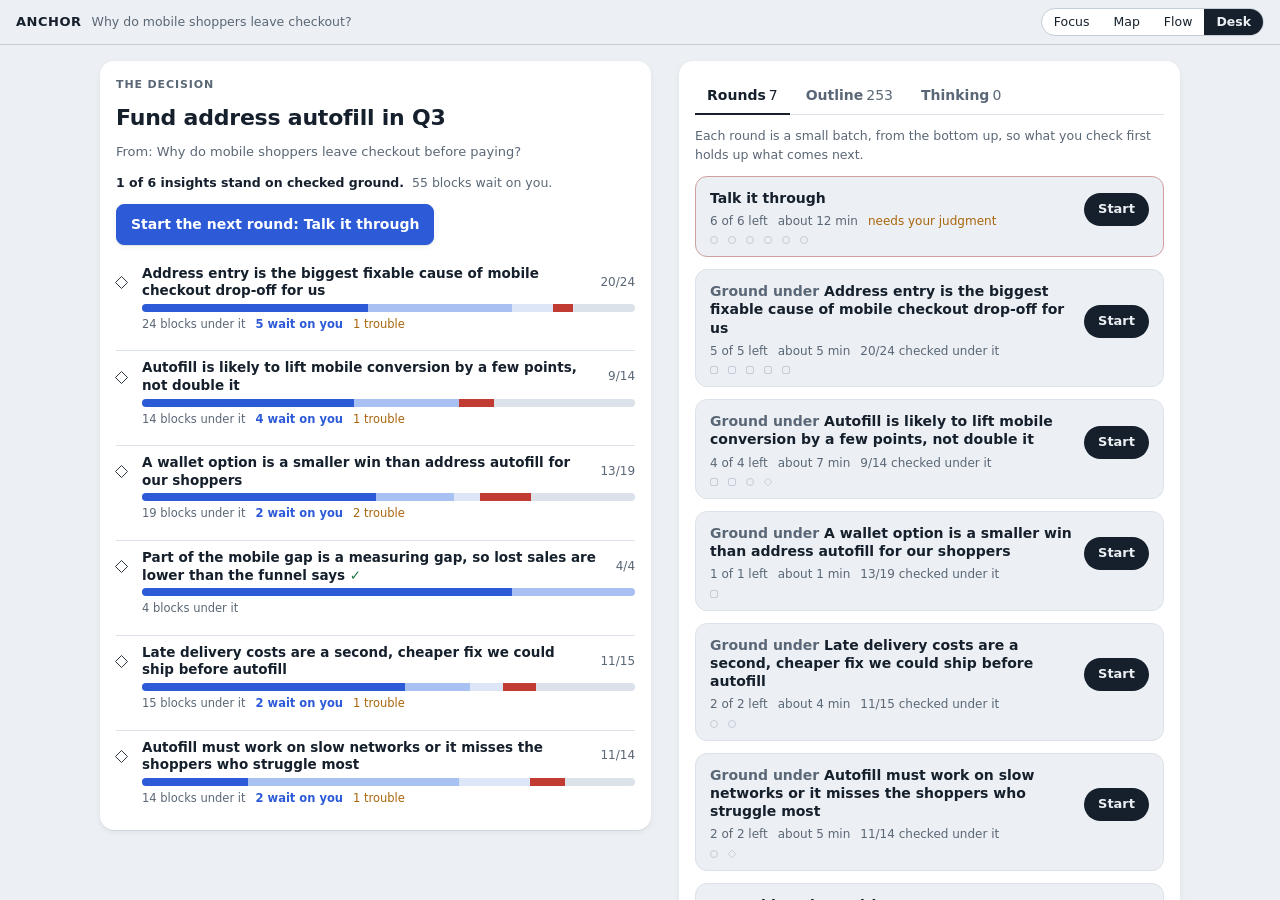
<file: prototypes/workspace-scale/desk.html>
<!doctype html>
<html lang="en">
<head>
<meta charset="utf-8">
<meta name="viewport" content="width=device-width, initial-scale=1, viewport-fit=cover">
<title>Check Desk</title>
<link rel="stylesheet" href="shared.css">
<style>
  /* Check Desk: you do not go looking through the web. The desk starts from the
     decision, shows how solid the ground is under each insight it relies on,
     and hands you the work in rounds, one block at a time, from the bottom up.
     Each check shows what it cleared above it. Anything you need to think
     about longer goes on the Thinking pile with a note. */
  .app { height: 100%; display: grid; grid-template-rows: auto minmax(0, 1fr); }
  .home { overflow: auto; padding: 16px 16px 40px; }
  .home-in { max-width: 1080px; margin: 0 auto; display: grid; grid-template-columns: minmax(0, 1.1fr) minmax(0, 1fr); gap: 20px 28px; align-items: start; }
  @media (max-width: 899px) { .home-in { grid-template-columns: minmax(0, 1fr); } }
  .card { background: var(--surface); border-radius: 14px; box-shadow: var(--shadow); padding: 16px; display: flex; flex-direction: column; gap: 12px; min-width: 0; }
  .eyebrow2 { font-size: 11px; text-transform: uppercase; letter-spacing: .08em; color: var(--muted); font-weight: 700; }
  .dec h1 { font-size: 22px; line-height: 1.2; font-weight: 800; letter-spacing: -.01em; }
  .dec .q { font-size: 13px; color: var(--muted); }
  .ground { display: flex; flex-direction: column; gap: 10px; }
  .gi { display: grid; grid-template-columns: 16px minmax(0, 1fr) auto; gap: 4px 10px; align-items: center; text-align: left; border: 0; background: none; padding: 8px 0; border-top: 1px solid var(--line-soft); color: var(--ink); width: 100%; }
  .gi:first-child { border-top: 0; }
  .gi .t { font-size: 13.5px; line-height: 1.3; font-weight: 600; }
  .gi .pct { font-variant-numeric: tabular-nums; font-size: 12px; color: var(--muted); white-space: nowrap; }
  .gi .meter { grid-column: 2 / -1; display: flex; height: 8px; border-radius: 4px; overflow: hidden; background: var(--line-soft); }
  .gi .meter i { height: 100%; }
  .gi .sub { grid-column: 2 / -1; font-size: 11.5px; color: var(--muted); display: flex; gap: 10px; flex-wrap: wrap; }
  .gi .sub .w { color: var(--accent); font-weight: 600; }
  .dec .btn.primary { align-self: flex-start; white-space: normal; text-align: left; padding: 9px 14px; }
  .gi.solid .t::after { content: " ✓"; color: var(--green); }

  .tabs { display: flex; gap: 4px; border-bottom: 1px solid var(--line-soft); }
  .tabs button { border: 0; background: none; padding: 8px 12px; font-weight: 600; color: var(--muted); border-bottom: 2px solid transparent; margin-bottom: -1px; }
  .tabs button[aria-selected="true"] { color: var(--ink); border-color: var(--ink); }
  .tabs .n { font-weight: 500; font-variant-numeric: tabular-nums; margin-left: 3px; }

  .round { display: grid; grid-template-columns: minmax(0, 1fr) auto; gap: 6px 12px; align-items: center; text-align: left; border: 1px solid var(--line-soft); background: var(--bg); border-radius: 12px; padding: 12px 14px; color: var(--ink); width: 100%; }
  .round:hover { border-color: var(--line); }
  .round .t { font-weight: 700; font-size: 14px; line-height: 1.3; }
  .round .s { grid-column: 1; font-size: 12px; color: var(--muted); display: flex; flex-wrap: wrap; gap: 4px 10px; }
  .round .go { grid-row: 1 / 3; grid-column: 2; background: var(--ink); color: var(--bg); border-radius: 999px; padding: 7px 14px; font-weight: 600; font-size: 13px; white-space: nowrap; }
  .round.talk { border-color: color-mix(in srgb, var(--red) 40%, var(--line-soft)); }
  .round.done { opacity: .55; }
  .round.done .go { background: var(--green-bg); color: var(--green); }
  .stack { display: flex; gap: 2px; flex-wrap: wrap; }
  .stack i { width: 8px; height: 8px; border-radius: 2px; display: block; border: 1px solid var(--line); }
  .stack i.observation { border-radius: 2px; } .stack i.finding { border-radius: 50%; } .stack i.insight { transform: rotate(45deg) scale(.8); }
  .stack i.done { background: var(--green); border-color: var(--green); }
  .stack i.parked { background: var(--glow); border-color: var(--glow); }

  /* Outline */
  .ol { display: flex; flex-direction: column; }
  .ol-q { font-weight: 700; font-size: 13px; padding: 12px 0 4px; display: flex; justify-content: space-between; gap: 8px; border: 0; background: none; text-align: left; color: var(--ink); width: 100%; }
  .ol-q .c { font-weight: 500; color: var(--muted); font-size: 12px; white-space: nowrap; }
  .node { display: grid; grid-template-columns: 18px 14px minmax(0, 1fr) auto; gap: 2px 6px; align-items: start; padding: 6px 4px; border-radius: 8px; border: 0; background: none; text-align: left; color: var(--ink); width: 100%; }
  .node:hover { background: var(--bg); }
  .node .tw { color: var(--muted); font-size: 11px; padding-top: 2px; text-align: center; }
  .node .shape { margin-top: 4px; }
  .node .s { font-size: 13px; line-height: 1.35; }
  .node .r { display: flex; gap: 5px; align-items: center; padding-top: 2px; }
  .node .cnt { font-size: 11px; color: var(--accent); font-weight: 600; white-space: nowrap; }
  .node.d1 { padding-left: 20px; } .node.d2 { padding-left: 40px; }

  /* Focus: one block at a time */
  .focus { position: fixed; inset: 0; z-index: 30; background: var(--bg); display: grid; grid-template-rows: auto minmax(0, 1fr) auto; grid-template-columns: 300px minmax(0, 1fr) 360px; }
  .f-top { grid-column: 1 / -1; display: flex; align-items: center; gap: 12px; padding: calc(10px + env(safe-area-inset-top, 0px)) 16px 10px; border-bottom: 1px solid var(--line); background: var(--surface); min-width: 0; }
  .f-top .ttl { font-weight: 700; font-size: 14px; min-width: 0; white-space: nowrap; overflow: hidden; text-overflow: ellipsis; }
  .f-top .prog { font-variant-numeric: tabular-nums; font-size: 12.5px; color: var(--muted); white-space: nowrap; }
  .pbar { position: absolute; left: 0; right: 0; bottom: -1px; height: 3px; background: var(--line-soft); }
  .pbar i { display: block; height: 100%; background: var(--green); transition: width .3s; }
  .f-top { position: relative; }
  .queue { grid-row: 2 / 4; overflow: auto; border-right: 1px solid var(--line); padding: 10px; display: flex; flex-direction: column; gap: 4px; background: var(--bg); }
  .qi { display: grid; grid-template-columns: 14px minmax(0, 1fr) 16px; gap: 6px; align-items: start; text-align: left; padding: 7px 8px; border-radius: 8px; border: 1px solid transparent; background: none; color: var(--ink); font-size: 12.5px; line-height: 1.3; width: 100%; }
  .qi .shape { margin-top: 3px; }
  .qi.cur { background: var(--surface); border-color: var(--accent); box-shadow: var(--shadow); }
  .qi.done { color: var(--muted); }
  .qi .mk { font-size: 12px; text-align: center; }
  .qi.done .mk { color: var(--green); }
  .qi.parked .mk { color: var(--amber); }
  .qlvl { font-size: 10.5px; text-transform: uppercase; letter-spacing: .08em; color: var(--muted); font-weight: 700; padding: 8px 8px 2px; }
  .main { grid-row: 2; overflow: auto; padding: 22px 28px 30px; }
  .main-in { max-width: 680px; margin: 0 auto; display: flex; flex-direction: column; gap: 16px; }
  .ctx { grid-row: 2 / 4; grid-column: 3; overflow: auto; border-left: 1px solid var(--line); padding: 16px; background: var(--surface); display: flex; flex-direction: column; gap: 14px; }
  .acts { grid-row: 3; grid-column: 2; border-top: 1px solid var(--line); background: var(--surface); padding: 12px 28px calc(12px + env(safe-area-inset-bottom, 0px)); }
  .acts-in { max-width: 680px; margin: 0 auto; display: flex; flex-direction: column; gap: 10px; }
  .acts .verdicts button { padding: 12px 4px; font-size: 14px; }
  .acts .row2 { display: flex; gap: 10px; align-items: center; flex-wrap: wrap; }
  .acts textarea { width: 100%; padding: 8px 10px; border-radius: 8px; border: 1px solid var(--line); background: var(--bg); resize: vertical; }
  @media (max-width: 899px) {
    .focus { grid-template-columns: minmax(0, 1fr); }
    .queue, .ctx { display: none; }
    .main, .acts { grid-column: 1; }
    .main { padding: 16px 16px 24px; }
    .acts { padding-inline: 16px; }
  }

  .chain { display: flex; align-items: center; gap: 4px; overflow-x: auto; scrollbar-width: none; padding-bottom: 2px; }
  .chain::-webkit-scrollbar { display: none; }
  .chain .c { flex: none; border: 1px solid var(--line); background: var(--surface); border-radius: 999px; padding: 3px 10px; font-size: 12px; display: inline-flex; gap: 6px; align-items: center; color: var(--ink); }
  .chain .c.me { background: var(--ink); color: var(--bg); border-color: var(--ink); font-weight: 700; }
  .chain .c.weak { border-style: dashed; border-color: var(--amber); }
  .chain .ar { color: var(--muted); flex: none; }
  .claim { font-size: 24px; line-height: 1.25; font-weight: 750; letter-spacing: -.01em; text-wrap: pretty; }
  @media (max-width: 899px) { .claim { font-size: 21px; } }
  .meta { display: flex; flex-wrap: wrap; gap: 6px 10px; align-items: center; font-size: 12.5px; color: var(--muted); }
  .evi { display: flex; flex-direction: column; gap: 6px; }
  .evi h3, .ctx h3 { font-size: 11px; text-transform: uppercase; letter-spacing: .08em; color: var(--muted); font-weight: 700; }
  .srcx { background: var(--surface); border: 1px solid var(--line-soft); border-radius: 10px; padding: 10px 12px; font-size: 13px; display: flex; flex-direction: column; gap: 2px; }
  .srcx .ln { font-family: var(--f-mono); font-size: 12px; white-space: pre-wrap; padding: 1px 4px; border-radius: 3px; overflow-wrap: anywhere; }
  .srcx .ln.hit { background: color-mix(in srgb, var(--glow) 35%, transparent); }
  .srcx .st { font-weight: 600; font-size: 12.5px; margin-bottom: 4px; }
  .think { border: 1px solid var(--line-soft); background: var(--surface); border-radius: 12px; padding: 12px 14px; display: flex; flex-direction: column; gap: 8px; }
  .think textarea { width: 100%; min-height: 60px; padding: 8px 10px; border-radius: 8px; border: 1px solid var(--line-soft); background: var(--bg); resize: vertical; font-size: 13px; }
  .talkthread { display: flex; flex-direction: column; gap: 8px; }
  .msg { border-radius: 12px; padding: 9px 12px; font-size: 13px; background: var(--surface); border: 1px solid var(--line-soft); }
  .msg.bad { border-color: var(--red); background: var(--red-bg); }
  .msg.chg { border-color: var(--amber); background: var(--amber-bg); }
  .msg b { display: block; font-size: 12px; }
  .ripple { border-radius: 12px; padding: 10px 12px; background: var(--green-bg); border: 1px solid var(--green); color: var(--ink); font-size: 13px; display: flex; flex-direction: column; gap: 4px; animation: rip .5s ease; }
  .ripple b { color: var(--green); }
  @keyframes rip { from { transform: scale(.97); opacity: 0; } to { transform: none; opacity: 1; } }
  .park { border: 0; background: none; color: var(--muted); text-decoration: underline; padding: 4px 0; font-size: 13px; }
  .summary { text-align: left; display: flex; flex-direction: column; gap: 12px; }
  .summary h2 { font-size: 22px; }
  .bignum { display: flex; gap: 22px; flex-wrap: wrap; }
  .bignum div { display: flex; flex-direction: column; }
  .bignum b { font-size: 26px; font-variant-numeric: tabular-nums; }
  .bignum span { font-size: 12px; color: var(--muted); }
  .sheetwrap { position: fixed; inset: 0; z-index: 50; background: color-mix(in srgb, var(--ink) 30%, transparent); display: flex; justify-content: flex-end; }
  .sheetwrap .panel { position: relative; width: min(440px, 100%); height: 100%; transform: none; border-radius: 0; }
  @media (max-width: 899px) { .sheetwrap { align-items: flex-end; } .sheetwrap .panel { position: relative; height: 82%; width: 100%; border-radius: 16px 16px 0 0; } }
</style>
</head>
<body>
<div class="app">
  <header class="bar">
    <span class="brand"><a href="index.html">ANCHOR</a></span>
    <span class="wsname">Why do mobile shoppers leave checkout?</span>
    <nav class="protos" aria-label="Prototypes"><a href="focus.html">Focus</a><a href="map.html">Map</a><a href="flow.html">Flow</a><a href="desk.html" aria-current="page">Desk</a></nav>
  </header>
  <main class="home" id="home"></main>
</div>
<div class="focus" id="focus" hidden></div>
<div class="sheetwrap" id="peek" hidden></div>
<script src="data.js"></script>
<script>
"use strict";
const A = window.ANCHOR, ws = A.build("big"), esc = A.esc;
const $ = id => document.getElementById(id);
const S = { tab: "rounds", rounds: [], round: null, idx: 0, pend: {}, done: new Map(), parked: new Map(), ripple: null, olOpen: new Set(), peekTrail: [], peekPend: {} };
const ORDER = { observation: 0, finding: 1, insight: 2 };
const MIN = { observation: 1, finding: 2, insight: 3 };

// Everything under an insight (not sources), all the way down.
function below(id, set = new Set()) { ws.get(id).on.forEach(x => { if (!set.has(x)) { set.add(x); below(x, set); } }); return set; }
function ground(ins) {
  const all = [ins.id, ...below(ins.id)].map(id => ws.get(id));
  const c = { sme: 0, peers: 0, owner: 0, none: 0, bad: 0 };
  all.forEach(b => { const s = ws.state(b); if (s === "checked_by_sme") c.sme++; else if (s === "checked_by_peers") c.peers++; else if (s === "checked_by_owner") c.owner++; else if (s === "needs_check") c.none++; else c.bad++; });
  return { all, c, checked: all.filter(b => !ws.unchecked(b)).length, waits: all.filter(b => ws.waits(b)).length };
}
function meter(c, n) {
  const seg = (k, col) => c[k] ? `<i style="width:${(c[k] / n * 100).toFixed(1)}%;background:${col}"></i>` : "";
  return `<div class="meter">${seg("sme", "var(--fill-sme)")}${seg("peers", "var(--fill-peers)")}${seg("owner", "var(--fill-owner)")}${seg("bad", "var(--red)")}</div>`;
}
const bottomUp = (a, b) => ORDER[a.level] - ORDER[b.level] || ws.unlocks(b) - ws.unlocks(a) || a.n - b.n;

// Rounds: one per insight the decision relies on, one to talk through trouble, one for the rest.
function buildRounds() {
  const seen = new Set(), rounds = [];
  ws.decision.on.forEach(id => {
    const ins = ws.get(id);
    const items = [ins, ...[...below(id)].map(x => ws.get(x))].filter(b => ws.waits(b) && !seen.has(b.id)).sort(bottomUp);
    items.forEach(b => seen.add(b.id));
    if (items.length) rounds.push({ id: "r" + id, kind: "ground", title: `Ground under: ${ins.text}`, short: ins.text, insight: id, items: items.map(b => b.id) });
  });
  const talk = ws.blocks.filter(b => (ws.state(b) === "disagreement" || ws.state(b) === "needs_changes") && b.level !== "observation").sort(bottomUp);
  if (talk.length) rounds.unshift({ id: "rtalk", kind: "talk", title: "Talk it through", short: "Disagreements and changes asked on findings and insights", items: talk.map(b => b.id) });
  const rest = ws.blocks.filter(b => ws.waits(b) && !seen.has(b.id)).sort(bottomUp);
  if (rest.length) rounds.push({ id: "rrest", kind: "rest", title: "Everything else waiting on you", short: "Not under any insight the decision relies on yet", items: rest.map(b => b.id) });
  S.rounds = rounds;
}

// ---------- Home ----------
function renderHome() {
  const dec = ws.decision, ins = dec.on.map(id => ws.get(id));
  const solid = ins.filter(b => !ws.unchecked(b) && !ws.weakBelow(b).length).length;
  const left = S.rounds.reduce((a, r) => a + r.items.filter(id => !S.done.has(id)).length, 0);
  const tabs = [["rounds", "Rounds", S.rounds.length], ["outline", "Outline", ws.blocks.length], ["parked", "Thinking", S.parked.size]];
  $("home").innerHTML = `<div class="home-in">
    <section class="card dec">
      <span class="eyebrow2">The decision</span>
      <h1>${esc(dec.text)}</h1>
      <span class="q">From: ${esc(ws.question)}</span>
      <div class="row small"><b>${solid} of ${ins.length} insights stand on checked ground.</b><span class="muted">${left} blocks wait on you.</span></div>
      ${(() => { const nx = S.rounds.find(r => r.items.some(id => !S.done.has(id) && !S.parked.has(id))); return nx ? `<button type="button" class="btn primary" data-round="${nx.id}">Start the next round: ${esc(nx.kind === "ground" ? "ground under " + ws.get(nx.insight).text.slice(0, 28) + "…" : nx.title)}</button>` : ""; })()}
      <div class="ground">${ins.map(b => {
        const g = ground(b), ok = !ws.unchecked(b) && !ws.weakBelow(b).length;
        const rd = S.rounds.find(r => r.insight === b.id && r.items.some(id => !S.done.has(id)));
        return `<button type="button" class="gi${ok ? " solid" : ""}" ${rd ? `data-round="${rd.id}"` : `data-peek="${b.id}"`}>${A.shape("insight")}<span class="t">${esc(b.text)}</span><span class="pct">${g.checked}/${g.all.length}</span>${meter(g.c, g.all.length)}
          <span class="sub"><span>${g.all.length} blocks under it</span>${g.waits ? `<span class="w">${g.waits} wait on you</span>` : ""}${g.c.bad ? `<span class="warn">${g.c.bad} trouble</span>` : ""}</span></button>`;
      }).join("")}</div>
    </section>
    <section class="card">
      <div class="tabs" role="tablist">${tabs.map(([k, l, n]) => `<button type="button" role="tab" data-tab="${k}" aria-selected="${S.tab === k}">${l}<span class="n">${n}</span></button>`).join("")}</div>
      ${S.tab === "rounds" ? roundsHtml() : S.tab === "outline" ? outlineHtml() : parkedHtml()}
    </section>
  </div>`;
}
function roundsHtml() {
  return `<p class="small muted" style="margin:0">Each round is a small batch, from the bottom up, so what you check first holds up what comes next.</p>` + S.rounds.map(r => {
    const left = r.items.filter(id => !S.done.has(id));
    const mins = left.reduce((a, id) => a + MIN[ws.get(id).level], 0);
    const unlock = r.kind === "ground" ? ground(ws.get(r.insight)) : null;
    return `<button type="button" class="round ${r.kind}${left.length ? "" : " done"}" data-round="${r.id}">
      <span class="t">${r.kind === "ground" ? `<span class="muted" style="font-weight:600">Ground under</span> ${esc(r.short)}` : esc(r.title)}</span>
      <span class="go">${left.length ? (left.length < r.items.length ? "Carry on" : "Start") : "Done"}</span>
      <span class="s"><span>${left.length} of ${r.items.length} left</span>${left.length ? `<span>about ${mins} min</span>` : ""}${r.kind === "talk" ? `<span class="warn">needs your judgment</span>` : ""}${unlock ? `<span>${unlock.checked}/${unlock.all.length} checked under it</span>` : ""}</span>
      <span class="s stack">${r.items.map(id => `<i class="${ws.get(id).level}${S.done.has(id) ? " done" : S.parked.has(id) ? " parked" : ""}"></i>`).join("")}</span>
    </button>`;
  }).join("");
}
function outlineHtml() {
  let h = `<p class="small muted" style="margin:0">Every block, as a tree under each sub-question. The count says how many under it still need a check.</p><div class="ol">`;
  const node = (b, d) => {
    const kids = (b.on || []).map(id => ws.get(id));
    const open = S.olOpen.has(b.id), weak = ws.weakBelow(b).length;
    let s = `<button type="button" class="node d${d}" data-node="${b.id}"><span class="tw">${kids.length ? (open ? "▾" : "▸") : ""}</span>${A.shape(b.level)}<span class="s">${esc(b.text)}</span><span class="r">${!open && weak ? `<span class="cnt">${weak}⚠</span>` : ""}<span class="sq s-${ws.state(b)}"></span>${A.troubleTags(ws, b, true)}</span></button>`;
    if (open) s += kids.map(k => node(k, Math.min(2, d + 1))).join("");
    return s;
  };
  ws.questions.forEach(q => {
    const list = ws.blocks.filter(b => b.q === q.id), c = ws.counts(list);
    h += `<div class="ol-q"><span>Q${q.n}. ${esc(q.text)}</span><span class="c">${c.unchecked} to check</span></div>`;
    h += list.filter(b => b.level === "insight").map(b => node(b, 0)).join("");
    const used = new Set(); list.filter(b => b.level === "insight").forEach(b => below(b.id, used));
    const loose = list.filter(b => b.level === "finding" && !used.has(b.id));
    if (loose.length) h += `<div class="qlvl">Not under an insight yet</div>` + loose.map(b => node(b, 0)).join("");
  });
  return h + `</div>`;
}
function parkedHtml() {
  if (!S.parked.size) return `<p class="small muted" style="margin:0">Nothing here yet. In a round, tap <b>Not sure yet</b> to put a block here with a note, so you can come back to it with a clear head.</p>`;
  return [...S.parked].map(([id, note]) => { const b = ws.get(id); return `<button type="button" class="round" data-peek="${id}"><span class="t">${A.shape(b.level)} ${esc(b.text)}</span><span class="go">Pick up</span><span class="s">${note ? `Your note: ${esc(note)}` : "No note"}</span></button>`; }).join("");
}

// ---------- Focus: one block at a time ----------
function startRound(rid) {
  S.round = S.rounds.find(r => r.id === rid);
  const firstLeft = S.round.items.findIndex(id => !S.done.has(id) && !S.parked.has(id));
  S.idx = firstLeft < 0 ? S.round.items.length : firstLeft;
  S.pend = {}; S.ripple = null;
  $("focus").hidden = false;
  renderFocus();
}
function chainHtml(b) {
  // Where this sits: what it is built on, then what it holds up, up to the decision.
  const down = b.level === "observation" ? b.src.map(id => ws.get(id)) : b.on.map(id => ws.get(id));
  const ups = []; let layer = ws.over(b.id).map(id => ws.get(id));
  while (layer.length) { ups.push(layer); layer = [...new Set(layer.flatMap(x => ws.over(x.id)))].map(id => ws.get(id)); }
  const chip = (list, lvl) => {
    if (!list.length) return "";
    const name = lvl === "source" ? "source" : lvl === "decision" ? "Decision" : A.LEVEL[lvl].toLowerCase();
    const weak = list.some(x => x.level !== "source" && x.level !== "decision" && ws.unchecked(x));
    const txt = list.length === 1 ? (lvl === "decision" ? "Decision" : lvl === "source" ? esc(list[0].title) : `${A.LEVEL[lvl]} #${list[0].n}`) : `${list.length} ${name}s`;
    return `<button type="button" class="c${weak ? " weak" : ""}" data-peek="${list[0].id}">${lvl === "source" ? `<span class="shape source"></span>` : lvl === "decision" ? "" : A.shape(lvl)}${txt}</button>`;
  };
  const lvlOf = l => l[0].level;
  return `<div class="chain">${chip(down, down[0] ? lvlOf(down) : "")}${down.length ? `<span class="ar">›</span>` : ""}<span class="c me">${A.shape(b.level)}This ${A.LEVEL[b.level].toLowerCase()}</span>${ups.map(l => `<span class="ar">›</span>${chip(l, lvlOf(l))}`).join("")}</div>`;
}
function sourceHtml(b) {
  const nums = (b.text.match(/\d[\d,.]*/g) || []).map(n => n.replace(/,/g, ""));
  const words = b.text.toLowerCase().split(/\W+/).filter(w => w.length > 4);
  return b.src.map(id => {
    const s = ws.get(id);
    const lines = s.body.split("\n").map(l => {
      const ll = l.toLowerCase(), flat = l.replace(/,/g, "");
      const hit = nums.some(n => flat.includes(n)) || words.filter(w => ll.includes(w)).length >= 2;
      return `<span class="ln${hit ? " hit" : ""}">${esc(l)}</span>`;
    }).join("");
    return `<div class="srcx"><span class="st">${esc(s.title)} <span class="muted" style="font-weight:400">· ${esc(s.kind)}, added by ${esc(s.by)}</span></span>${lines}</div>`;
  }).join("");
}
function focusMain(b) {
  const q = ws.questions.find(x => x.id === b.q);
  const s = ws.state(b), waits = ws.waits(b);
  const talk = S.round.kind === "talk";
  const hist = ws.latest(b);
  let evidence = "";
  if (b.level === "observation") evidence = `<div class="evi"><h3>From the source</h3>${sourceHtml(b)}</div>`;
  else evidence = `<div class="evi"><h3>Built on (${b.on.length})</h3>${b.on.map(id => A.item(ws, ws.get(id))).join("") || `<div class="flag"><b>Rests on nothing.</b> Nothing is under this ${b.level}.</div>`}</div>`;
  return `
    ${S.ripple ? `<div class="ripple">${S.ripple}</div>` : ""}
    ${chainHtml(b)}
    <div class="meta">${A.shape(b.level)} ${A.LEVEL[b.level]} #${b.n}${b.ai ? " " + A.aiTag(b) : ""} · Q${q.n} · by ${esc(b.owner)} ${A.stateTag(ws, b)}${A.troubleTags(ws, b, true)}</div>
    <div class="claim">${esc(b.text)}</div>
    ${waits ? `<div class="waits">Waiting on you: ${esc(waits)}</div>` : ""}
    ${talk ? `<div class="evi"><h3>What people said</h3><div class="talkthread">${hist.map(c => `<div class="msg ${c.verdict === "disagree" ? "bad" : c.verdict === "needs_changes" ? "chg" : ""}"><b>${esc(c.by)} · ${A.VERDICT[c.verdict]}</b>${esc(c.note || (c.by === b.owner ? "Checked it as the owner." : "No note."))}</div>`).join("")}</div></div>` : ""}
    ${evidence}
    ${b.ai ? `<div class="aibox"><div><b class="${b.conf === "low" ? "warn" : ""}">AI says: ${b.conf} confidence.</b> ${esc(b.why)}</div>${b.assumes.length ? `<div>Assumes: ${b.assumes.map(esc).join("; ")}</div>` : ""}<div class="muted small">This is the AI's own view. It never counts as a check.</div></div>` : ""}
    <div class="think"><h3 class="eyebrow2">Think it through</h3><ul class="asks">${(({ observation: ["Does the source say exactly this, no more and no less?", "If there is a number, does it match the source?"], finding: ["Do the blocks under it really add up to this?", "Would a skeptic read them the same way?", "Is anything under it still unchecked?"], insight: ["Does it follow from the findings under it?", "Does it say why this matters to our goal?", "What would make it wrong?"] })[b.level]).map(a => `<li>${esc(a)}</li>`).join("")}</ul>
      <textarea id="mynote" placeholder="Your thinking. Only you see this until you save a check with it.">${esc(S.parked.get(b.id) || "")}</textarea></div>`;
}
function actsHtml(b) {
  const me = ws.you, mineDraft = b.owner === me && b.ai && !ws.latest(b).some(c => c.by === me);
  if (b.owner === me && !mineDraft) return `<div class="row2"><span class="small muted">You made this. Change the wording to answer the note, then others check it again.</span><span class="grow"></span><button type="button" class="btn" data-skip>Next ›</button></div>`;
  const vs = mineDraft ? [["looks_right", "Looks right"]] : Object.entries(A.VERDICT);
  return `<div class="verdicts${mineDraft ? " one" : ""}">${vs.map(([v, l]) => `<button type="button" data-v="${v}" aria-pressed="${S.pend.v === v}">${l}</button>`).join("")}</div>
    ${S.pend.v === "looks_right" && !mineDraft ? `<div class="hows">${Object.entries(A.HOW).map(([k, l]) => `<button type="button" data-how="${k}" aria-pressed="${S.pend.how === k}">${l}</button>`).join("")}</div>` : ""}
    ${S.pend.v && S.pend.v !== "looks_right" ? `<textarea id="why" rows="2" placeholder="${S.pend.v === "disagree" ? "Why do you disagree?" : "What should change?"}"></textarea>` : ""}
    <div class="row2"><button type="button" class="park" data-park>Not sure yet</button><span class="grow"></span><button type="button" class="btn" data-skip>Skip</button><button type="button" class="btn primary" data-save ${S.pend.v ? "" : "disabled"}>Save and next</button></div>`;
}
function renderFocus() {
  const r = S.round, f = $("focus");
  const doneN = r.items.filter(id => S.done.has(id)).length;
  const top = `<div class="f-top"><button type="button" class="iconbtn" data-close aria-label="Back to the desk">←</button><span class="ttl">${r.kind === "ground" ? "Ground under: " + esc(r.short) : esc(r.title)}</span><span class="grow"></span><span class="prog">${Math.min(S.idx + 1, r.items.length)} of ${r.items.length}</span><span class="pbar"><i style="width:${doneN / r.items.length * 100}%"></i></span></div>`;
  const queue = `<nav class="queue" aria-label="This round">${["observation", "finding", "insight"].map(l => {
    const its = r.items.map((id, i) => [ws.get(id), i]).filter(([b]) => b.level === l);
    return its.length ? `<div class="qlvl">${A.LEVEL[l]}s</div>` + its.map(([b, i]) => `<button type="button" class="qi${i === S.idx ? " cur" : ""}${S.done.has(b.id) ? " done" : ""}${S.parked.has(b.id) ? " parked" : ""}" data-jump="${i}">${A.shape(b.level)}<span>${esc(b.text)}</span><span class="mk">${S.done.has(b.id) ? "✓" : S.parked.has(b.id) ? "…" : ""}</span></button>`).join("") : "";
  }).join("")}</nav>`;
  if (S.idx >= r.items.length) {
    const parked = r.items.filter(id => S.parked.has(id)).length;
    const ins = r.insight ? ws.get(r.insight) : null, g = ins ? ground(ins) : null;
    f.innerHTML = top + queue + `<div class="main"><div class="main-in summary">${S.ripple ? `<div class="ripple">${S.ripple}</div>` : ""}
      <span class="eyebrow2">Round done</span><h2>${r.kind === "ground" ? esc(r.short) : esc(r.title)}</h2>
      <div class="bignum"><div><b>${doneN}</b><span>checked</span></div><div><b>${parked}</b><span>on the Thinking pile</span></div>${g ? `<div><b>${g.checked}/${g.all.length}</b><span>checked under this insight</span></div>` : ""}</div>
      ${g && !ws.weakBelow(ins).length && !ws.unchecked(ins) ? `<div class="ripple"><b>This insight now stands on checked ground, all the way down.</b></div>` : g ? `<p class="small muted">${ws.weakBelow(ins).length} blocks under it still need a check by someone. Some wait on their owners first.</p>` : ""}
      <div class="row"><button type="button" class="btn primary" data-nextround>Next round</button><button type="button" class="btn" data-close>Back to the desk</button></div></div></div>
      <div class="ctx"><h3>Where you are</h3><p class="small muted">Rounds go from the bottom up. What you checked first now holds up the rest.</p></div>`;
    return;
  }
  const b = ws.get(r.items[S.idx]);
  const over = ws.over(b.id).map(id => ws.get(id));
  f.innerHTML = top + queue +
    `<div class="main" id="fmain"><div class="main-in">${focusMain(b)}</div></div>
     <div class="acts"><div class="acts-in">${actsHtml(b)}</div></div>
     <aside class="ctx"><h3>Holds up (${over.length})</h3>${over.map(x => A.item(ws, x)).join("") || `<p class="small muted">Nothing is built on it yet.</p>`}
       <h3>If you check it</h3><p class="small">${(() => { const n = ws.unlocks(b); return n ? `Clears ⚠ on ${n} block${n > 1 ? "s" : ""} above it.` : "Nothing above it clears yet. Other blocks under them still need a check."; })()}</p>
       <h3>History</h3>${ws.latest(b).map(c => `<div class="small"><b>${esc(c.by)}</b>: ${A.VERDICT[c.verdict]}${c.note ? ` · ${esc(c.note)}` : ""}</div>`).join("") || `<p class="small muted">No checks yet.</p>`}</aside>`;
}
function weakAbove(b) {
  const out = new Set();
  const up = id => ws.over(id).forEach(x => { if (!out.has(x)) { out.add(x); up(x); } });
  up(b.id);
  return [...out].map(id => ws.get(id)).filter(x => x.level !== "decision" && ws.weakBelow(x).length);
}
function save() {
  const b = ws.get(S.round.items[S.idx]);
  const why = ($("why") || {}).value || "", mine = ($("mynote") || {}).value || "";
  if (S.pend.v !== "looks_right" && !why.trim()) { const t = $("why"); if (t) { t.focus(); t.placeholder = "Say a few words so the owner knows what to fix."; } return; }
  const before = weakAbove(b);
  ws.check(b, ws.you, S.pend.v, S.pend.how || null, (why || mine).trim());
  const cleared = before.filter(x => !ws.weakBelow(x).length);
  S.done.set(b.id, S.pend.v); S.parked.delete(b.id);
  S.ripple = `<b>${A.VERDICT[S.pend.v]} · ${A.LEVEL[b.level]} #${b.n}.</b>` + (cleared.length ? `<span>That cleared ⚠ on ${cleared.map(x => `${A.LEVEL[x.level]} #${x.n}`).join(", ")}.</span>` : "");
  advance();
}
function advance() {
  S.pend = {};
  const r = S.round;
  let i = S.idx + 1;
  while (i < r.items.length && (S.done.has(r.items[i]) || S.parked.has(r.items[i]))) i++;
  S.idx = i;
  renderFocus(); renderHome();
  const m = $("fmain"); if (m) m.scrollTop = 0;
}
$("focus").addEventListener("click", e => {
  const t = e.target;
  if (t.closest("[data-close]")) { $("focus").hidden = true; renderHome(); return; }
  if (t.closest("[data-nextround]")) { const i = S.rounds.indexOf(S.round); const nx = S.rounds.slice(i + 1).concat(S.rounds.slice(0, i)).find(r => r.items.some(id => !S.done.has(id))); if (nx) startRound(nx.id); else { $("focus").hidden = true; renderHome(); } return; }
  const j = t.closest("[data-jump]"); if (j) { S.idx = +j.dataset.jump; S.pend = {}; S.ripple = null; renderFocus(); return; }
  const v = t.closest("[data-v]"); if (v) { S.pend = { v: v.dataset.v }; keepNote(); renderFocus(); return; }
  const h = t.closest("[data-how]"); if (h) { S.pend.how = h.dataset.how; keepNote(); renderFocus(); return; }
  if (t.closest("[data-save]")) { save(); return; }
  if (t.closest("[data-skip]")) { S.ripple = null; advance(); return; }
  if (t.closest("[data-park]")) { const b = ws.get(S.round.items[S.idx]); S.parked.set(b.id, (($("mynote") || {}).value || "").trim()); S.ripple = `<b>On the Thinking pile.</b><span>Come back to ${A.LEVEL[b.level].toLowerCase()} #${b.n} from the desk when you are ready.</span>`; advance(); return; }
  const p = t.closest("[data-peek]"); if (p) { peek(p.dataset.peek); return; }
  const g = t.closest("[data-go]"); if (g) peek(g.dataset.go);
});
function keepNote() { const n = $("mynote"); if (n && n.value.trim()) S.parked.set(S.round.items[S.idx], n.value.trim()); }

// ---------- Peek: any block, without leaving the round ----------
function peek(id, follow) {
  if (!follow) S.peekTrail = [];
  S.peekTrail.push(id); S.peekPend = {};
  renderPeek();
}
function renderPeek() {
  const id = S.peekTrail[S.peekTrail.length - 1], w = $("peek");
  w.hidden = false;
  const lbl = x => x.level === "decision" ? "Decision" : x.level === "source" ? "Source" : `${A.LEVEL[x.level]} #${x.n}`;
  w.innerHTML = `<aside class="panel"><div class="panel-top"><div class="trail">${S.peekTrail.map((x, i) => i === S.peekTrail.length - 1 ? `<span class="here">${lbl(ws.get(x))}</span>` : `<button type="button" data-ptrail="${i}">${lbl(ws.get(x))}</button>`).join(`<span class="sep">›</span>`)}</div><button type="button" class="iconbtn" data-pclose aria-label="Close">×</button></div><div class="panel-body" id="pbody">${A.detail(ws, id, { pending: S.peekPend, openAbove: true })}</div></aside>`;
}
$("peek").addEventListener("click", e => {
  if (e.target === $("peek") || e.target.closest("[data-pclose]")) { $("peek").hidden = true; return; }
  const t = e.target.closest("[data-ptrail]"); if (t) { S.peekTrail = S.peekTrail.slice(0, +t.dataset.ptrail + 1); renderPeek(); return; }
  const g = e.target.closest("[data-go]"); if (g) { peek(g.dataset.go, true); return; }
  const v = e.target.closest("[data-v]"); if (v) { S.peekPend = { v: v.dataset.v }; renderPeek(); return; }
  const h = e.target.closest("[data-how]"); if (h) { S.peekPend.how = h.dataset.how; renderPeek(); return; }
  const s = e.target.closest("[data-save]");
  if (s) {
    const b = ws.get(s.dataset.save), note = (($("peek").querySelector("#ck-note")) || {}).value || "";
    if (S.peekPend.v !== "looks_right" && !note.trim()) return;
    ws.check(b, ws.you, S.peekPend.v, S.peekPend.how || null, note.trim());
    S.done.set(b.id, S.peekPend.v); S.parked.delete(b.id); S.peekPend = {};
    A.toast(`Checked ${A.LEVEL[b.level].toLowerCase()} #${b.n}.`);
    renderPeek(); renderHome(); if (!$("focus").hidden) renderFocus();
  }
});

$("home").addEventListener("click", e => {
  const t = e.target;
  const tab = t.closest("[data-tab]"); if (tab) { S.tab = tab.dataset.tab; renderHome(); return; }
  const r = t.closest("[data-round]"); if (r) { startRound(r.dataset.round); return; }
  const n = t.closest("[data-node]");
  if (n) {
    const id = n.dataset.node, b = ws.get(id);
    if (b.on.length && !S.olOpen.has(id)) { S.olOpen.add(id); renderHome(); return; }
    if (S.olOpen.has(id) && e.target.closest(".tw")) { S.olOpen.delete(id); renderHome(); return; }
    peek(id); return;
  }
  const p = t.closest("[data-peek]"); if (p) peek(p.dataset.peek);
});
document.addEventListener("keydown", e => {
  if (e.target.closest("textarea, input")) return;
  if (e.key === "Escape") { if (!$("peek").hidden) $("peek").hidden = true; else if (!$("focus").hidden) { $("focus").hidden = true; renderHome(); } }
  if ($("focus").hidden || !$("peek").hidden) return;
  if (e.key === "1") { S.pend = { v: "looks_right" }; renderFocus(); }
  if (e.key === "2") { S.pend = { v: "needs_changes" }; renderFocus(); }
  if (e.key === "3") { S.pend = { v: "disagree" }; renderFocus(); }
  if (e.key === "j") advance();
});

buildRounds(); renderHome();
const h = location.hash.slice(1);
if (h === "round") startRound(S.rounds.find(r => r.kind === "ground").id);
if (h === "talk") startRound("rtalk");
if (h === "ripple") { const r = S.rounds.find(r => r.kind === "ground"); startRound(r.id); S.pend = { v: "looks_right", how: "evidence" }; save(); }
if (h === "outline") { S.tab = "outline"; ws.decision.on.slice(0, 1).forEach(id => { S.olOpen.add(id); ws.get(id).on.slice(0, 1).forEach(x => S.olOpen.add(x)); }); renderHome(); }
</script>
</body>
</html>
</file>
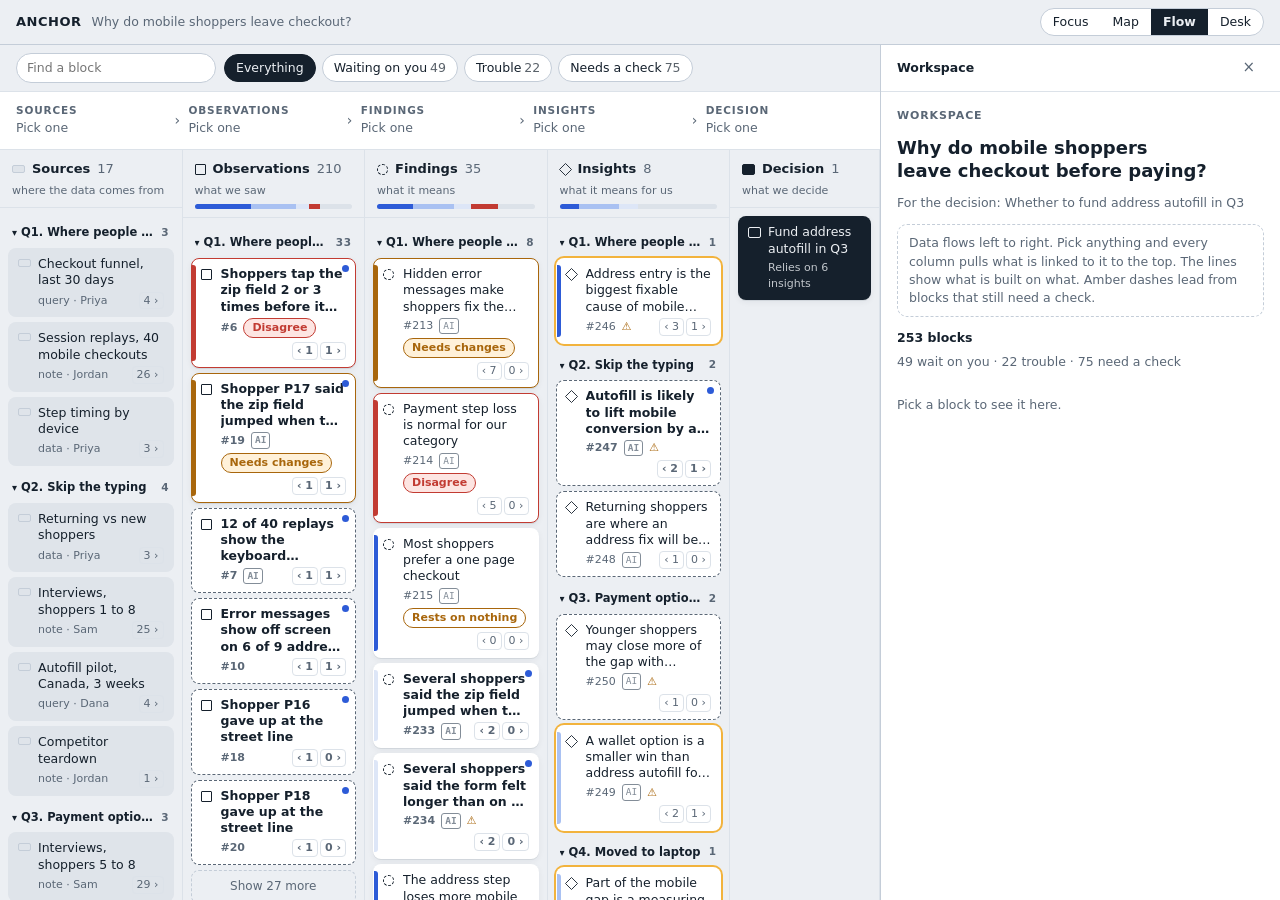
<file: prototypes/workspace-scale/flow.html>
<!doctype html>
<html lang="en">
<head>
<meta charset="utf-8">
<meta name="viewport" content="width=device-width, initial-scale=1, viewport-fit=cover">
<title>Flow Columns</title>
<link rel="stylesheet" href="shared.css">
<style>
  /* Flow Columns: the data flows left to right, from sources to the decision,
     one column per level. Pick anything and every column pulls what is linked
     to it to the top, with the rest folded away. On a phone the columns are
     pages you swipe between, and the path bar says what you picked in each. */
  .app { height: 100%; display: grid; grid-template-rows: auto auto auto minmax(0, 1fr); grid-template-columns: minmax(0, 1fr) var(--panel); }
  .bar { grid-column: 1 / -1; }
  .tools, .path, .cols { grid-column: 1; }
  .panel { grid-column: 2; grid-row: 2 / 5; }
  @media (max-width: 899px) { .app { grid-template-columns: minmax(0, 1fr); } }

  .tools { display: flex; gap: 8px; align-items: center; padding: 8px 16px; border-bottom: 1px solid var(--line-soft); min-width: 0; }
  .tools .chips { flex: 1; min-width: 0; }
  .find { width: 200px; max-width: 40%; padding: 5px 10px; border-radius: 999px; border: 1px solid var(--line); background: var(--surface); font-size: 12.5px; }
  @media (max-width: 899px) { .tools { flex-wrap: wrap; } .find { width: 100%; max-width: none; order: -1; } }

  /* The path: what is picked at each level */
  .path { display: flex; align-items: stretch; gap: 0; padding: 8px 16px; overflow-x: auto; scrollbar-width: none; border-bottom: 1px solid var(--line-soft); background: var(--surface); }
  .path::-webkit-scrollbar { display: none; }
  .step { display: flex; flex-direction: column; gap: 1px; min-width: 0; flex: 1 1 0; border: 0; background: none; text-align: left; padding: 3px 10px 3px 0; color: var(--ink); position: relative; }
  .step + .step { padding-left: 14px; }
  .step + .step::before { content: "›"; position: absolute; left: 0; top: 50%; transform: translateY(-50%); color: var(--muted); }
  .step .l { font-size: 10.5px; text-transform: uppercase; letter-spacing: .08em; color: var(--muted); font-weight: 600; display: flex; gap: 5px; align-items: center; }
  .step .v { font-size: 12.5px; white-space: nowrap; overflow: hidden; text-overflow: ellipsis; max-width: 22ch; }
  .step .v.none { color: var(--muted); }
  .step .v.many { color: var(--accent); font-weight: 600; }
  .step.on .v { font-weight: 700; }
  .step.here .l { color: var(--accent); }
  @media (max-width: 899px) { .step { flex: 0 0 auto; } .step .v { max-width: 15ch; } }

  /* Columns */
  .cols { display: grid; grid-template-columns: repeat(4, minmax(0, 1fr)) minmax(150px, .7fr); min-height: 0; position: relative; overflow: hidden; }
  .col { display: flex; flex-direction: column; min-height: 0; min-width: 0; border-right: 1px solid var(--line-soft); }
  .col:last-child { border-right: 0; }
  .col-h { padding: 10px 12px 8px; display: flex; flex-direction: column; gap: 5px; border-bottom: 1px solid var(--line-soft); background: var(--bg); }
  .col-h .t { display: flex; align-items: center; gap: 7px; font-weight: 700; font-size: 13px; }
  .col-h .t .n { font-weight: 500; color: var(--muted); font-variant-numeric: tabular-nums; }
  .col-h .flow { font-size: 11px; color: var(--muted); }
  .bars { display: flex; height: 5px; border-radius: 3px; overflow: hidden; background: var(--line-soft); }
  .bars i { display: block; height: 100%; }
  .col-b { overflow-y: auto; padding: 8px 8px 40px; display: flex; flex-direction: column; gap: 5px; min-height: 0; overscroll-behavior: contain; }
  .grp { display: flex; justify-content: space-between; align-items: center; gap: 6px; font-size: 10.5px; text-transform: uppercase; letter-spacing: .08em; color: var(--muted); font-weight: 700; padding: 8px 4px 2px; border: 0; background: none; width: 100%; text-align: left; }
  .grp .q { text-transform: none; letter-spacing: 0; font-weight: 600; font-size: 11.5px; color: var(--ink); white-space: nowrap; overflow: hidden; text-overflow: ellipsis; }
  .grp.linked { color: var(--accent); }
  .grp .caret { font-size: 10px; }

  .it { display: grid; grid-template-columns: 12px minmax(0, 1fr); gap: 3px 8px; text-align: left; width: 100%; border: 1.5px solid transparent; background: var(--surface); border-radius: 8px; padding: 7px 9px; color: var(--ink); box-shadow: var(--shadow); position: relative; }
  .it .shape { margin-top: 3px; }
  .it .s { font-size: 12.5px; line-height: 1.3; display: -webkit-box; -webkit-line-clamp: 3; -webkit-box-orient: vertical; overflow: hidden; }
  .it .m { grid-column: 2; display: flex; flex-wrap: wrap; gap: 4px 6px; align-items: center; font-size: 11px; color: var(--muted); }
  .it .links { margin-left: auto; display: inline-flex; gap: 2px; }
  .it .links span { font-variant-numeric: tabular-nums; border: 1px solid var(--line-soft); border-radius: 4px; padding: 0 4px; }
  .it.s-needs_check { border: 1.5px dashed var(--muted); box-shadow: none; }
  .it.s-needs_changes { border-color: var(--amber); }
  .it.s-disagreement { border-color: var(--red); }
  .it.glow { box-shadow: 0 0 0 2px var(--glow); }
  .it.sel { border-color: var(--accent); box-shadow: 0 0 0 2px var(--accent); background: var(--accent-soft); }
  .it.lin { background: color-mix(in srgb, var(--accent-soft) 55%, var(--surface)); }
  .it.waits::after { content: ""; position: absolute; top: 6px; right: 6px; width: 7px; height: 7px; border-radius: 50%; background: var(--accent); }
  .it.src { background: var(--stone); box-shadow: none; }
  .it.dec { background: var(--ink); color: var(--bg); }
  .it.dec .m { color: var(--bg); opacity: .8; }
  .it .fill { width: 4px; position: absolute; left: 0; top: 6px; bottom: 6px; border-radius: 0 3px 3px 0; }
  .more { border: 1px dashed var(--line); background: none; border-radius: 8px; padding: 7px; font-size: 12px; color: var(--muted); }
  .empty { font-size: 12px; color: var(--muted); padding: 8px 4px; }
  .next-col { display: none; }
  .open-hint { display: none; }
  @media (max-width: 899px) { .it.sel .open-hint { display: block; grid-column: 2; font-size: 12px; font-weight: 600; color: var(--accent); } }

  /* Connector lines between linked items in neighboring columns (desktop) */
  .links-svg { position: absolute; inset: 0; pointer-events: none; overflow: visible; }
  .lk { fill: none; stroke: var(--accent); stroke-width: 1.5; opacity: .55; }
  .lk.weak { stroke: var(--amber); stroke-dasharray: 4 4; opacity: .8; }

  /* On a phone the columns are pages you swipe between */
  @media (max-width: 899px) {
    .cols { display: flex; overflow-x: auto; scroll-snap-type: x mandatory; scrollbar-width: none; }
    .cols::-webkit-scrollbar { display: none; }
    .col { flex: 0 0 86%; scroll-snap-align: start; border-right: 1px solid var(--line); }
    .col:last-child { flex-basis: 100%; }
    .links-svg { display: none; }
    .it .s { font-size: 14px; -webkit-line-clamp: 4; }
    .it { padding: 10px 11px; }
    .col-b { padding: 10px 10px 120px; }
    .next-col { display: flex; position: sticky; bottom: 0; margin-top: auto; justify-content: flex-end; padding: 8px 0 0; }
    .next-col button { border: 0; background: var(--ink); color: var(--bg); border-radius: 999px; padding: 8px 14px; font-weight: 600; box-shadow: var(--lift); }
  }
  .dots { display: none; }
  @media (max-width: 899px) {
    .dots { display: flex; gap: 6px; justify-content: center; padding: 6px 0 2px; grid-column: 1; }
    .dots i { width: 6px; height: 6px; border-radius: 50%; background: var(--line); }
    .dots i.on { background: var(--ink); width: 18px; border-radius: 3px; }
  }
  .ov { display: flex; flex-direction: column; gap: 12px; }
  .ov h1 { font-size: 18px; line-height: 1.3; }
  .hint { font-size: 12.5px; color: var(--muted); border: 1px dashed var(--line); border-radius: 10px; padding: 9px 11px; }
</style>
</head>
<body>
<div class="app">
  <header class="bar">
    <span class="brand"><a href="index.html">ANCHOR</a></span>
    <span class="wsname">Why do mobile shoppers leave checkout?</span>
    <nav class="protos" aria-label="Prototypes"><a href="focus.html">Focus</a><a href="map.html">Map</a><a href="flow.html" aria-current="page">Flow</a><a href="desk.html">Desk</a></nav>
  </header>
  <div class="tools">
    <input class="find" id="find" type="search" placeholder="Find a block" aria-label="Find a block">
    <div class="chips" id="lenses" role="group" aria-label="Show"></div>
  </div>
  <nav class="path" id="path" aria-label="What you picked"></nav>
  <main class="cols" id="cols"></main>
  <aside class="panel" id="panel" aria-label="Detail">
    <div class="panel-top"><button type="button" class="handle" id="handle" aria-label="Make bigger or smaller"></button><div class="trail" id="trail"></div><button type="button" class="iconbtn" id="close" aria-label="Close">×</button></div>
    <div class="panel-body" id="pbody"></div>
  </aside>
</div>
<script src="data.js"></script>
<script>
"use strict";
const A = window.ANCHOR, ws = A.build("big"), esc = A.esc;
const $ = id => document.getElementById(id);
const mobile = () => matchMedia("(max-width: 899px)").matches;
const S = { sel: null, open: null, trail: [], lens: "all", find: "", unfold: new Set(), fold: new Set(), pending: {} };

const COLS = [
  { level: "source", name: "Sources", flow: "where the data comes from" },
  { level: "observation", name: "Observations", flow: "what we saw" },
  { level: "finding", name: "Findings", flow: "what it means" },
  { level: "insight", name: "Insights", flow: "what it means for us" },
  { level: "decision", name: "Decision", flow: "what we decide" },
];
const LENSES = [
  ["all", "Everything", () => true],
  ["waits", "Waiting on you", b => !!ws.waits(b)],
  ["trouble", "Trouble", b => ws.trouble(b)],
  ["unchecked", "Needs a check", b => ws.unchecked(b)],
];
const itemsAt = lvl => lvl === "source" ? ws.sources : lvl === "decision" ? [ws.decision] : ws.blocks.filter(b => b.level === lvl);
const isBlock = x => x.level !== "source" && x.level !== "decision";
function passes(x) {
  if (S.find && !x.text.toLowerCase().includes(S.find)) return false;
  if (S.lens === "all" || !isBlock(x)) return true;
  return LENSES.find(l => l[0] === S.lens)[2](x);
}
function barsHtml(list) {
  const c = { sme: 0, peers: 0, owner: 0, bad: 0 };
  list.forEach(b => { const s = ws.state(b); if (s === "checked_by_sme") c.sme++; else if (s === "checked_by_peers") c.peers++; else if (s === "checked_by_owner") c.owner++; else if (s !== "needs_check") c.bad++; });
  const t = list.length || 1, seg = (n, col) => n ? `<i style="width:${(n / t * 100).toFixed(1)}%;background:${col}"></i>` : "";
  return `<div class="bars">${seg(c.sme, "var(--fill-sme)")}${seg(c.peers, "var(--fill-peers)")}${seg(c.owner, "var(--fill-owner)")}${seg(c.bad, "var(--red)")}</div>`;
}
function fillColor(s) {
  return { checked_by_sme: "var(--fill-sme)", checked_by_peers: "var(--fill-peers)", checked_by_owner: "var(--fill-owner)", needs_changes: "var(--amber)", disagreement: "var(--red)" }[s] || "transparent";
}

function row(x, line) {
  const id = x.id, sel = id === S.sel, lin = line && line.has(id) && !sel;
  const under = isBlock(x) || x.level === "decision" ? ws.under(id).length : 0, over = ws.over(id).length;
  if (x.level === "source") {
    return `<button type="button" class="it src${sel ? " sel" : ""}${lin ? " lin" : ""}" data-id="${id}"><span class="shape source"></span><span class="s">${esc(x.title)}</span><span class="m">${esc(x.kind)} · ${esc(x.by)}<span class="links"><span title="Taken from it">${over} ›</span></span></span></button>`;
  }
  if (x.level === "decision") {
    return `<button type="button" class="it dec${sel ? " sel" : ""}" data-id="${id}"><span class="shape decision" style="border-color:currentColor"></span><span class="s">${esc(x.text)}</span><span class="m">Relies on ${under} insights</span></button>`;
  }
  const s = ws.state(x);
  return `<button type="button" class="it s-${s}${sel ? " sel" : ""}${lin ? " lin" : ""}${ws.glow(x) ? " glow" : ""}${ws.waits(x) ? " waits" : ""}" data-id="${id}">
    <span class="fill" style="background:${fillColor(s)}"></span>${A.shape(x.level)}<span class="s">${esc(x.text)}</span>
    <span class="m">#${x.n}${x.ai ? " " + A.aiTag(x) : ""}${A.troubleTags(ws, x)}<span class="links"><span title="Built on">‹ ${under}</span><span title="Holds up">${over} ›</span></span></span>${sel ? `<span class="open-hint">Tap again to open and check it</span>` : ""}</button>`;
}

function colBody(c, ci) {
  const all = itemsAt(c.level), shown = all.filter(passes);
  if (c.level === "decision") return shown.map(x => row(x)).join("");
  let h = "";
  if (S.sel) {
    // Linked first, the rest folded away.
    const line = ws.lineage(S.sel);
    const linked = shown.filter(x => line.has(x.id)), rest = shown.filter(x => !line.has(x.id));
    const order = (a, b) => (a.id === S.sel ? -1 : b.id === S.sel ? 1 : 0) || (ws.unchecked(b) - ws.unchecked(a));
    h += `<div class="grp linked"><span>Linked to ${esc(label(ws.get(S.sel)))}</span><span>${linked.length}</span></div>`;
    h += linked.sort(order).map(x => row(x, line)).join("") || `<div class="empty">Nothing at this level.</div>`;
    const key = "rest:" + c.level, open = S.unfold.has(key);
    h += `<button type="button" class="grp" data-unfold="${key}"><span><span class="caret">${open ? "▾" : "▸"}</span> Not linked</span><span>${rest.length}</span></button>`;
    if (open) h += rest.map(x => row(x)).join("");
    return h;
  }
  // Nothing picked: grouped by sub-question, trouble first in each.
  ws.questions.forEach(q => {
    const list = shown.filter(x => x.q === q.id);
    if (!list.length) return;
    const key = c.level + ":" + q.id, folded = S.fold.has(key);
    const pri = x => isBlock(x) ? (ws.trouble(x) ? 0 : ws.waits(x) ? 1 : ws.unchecked(x) ? 2 : 3) : 0;
    h += `<button type="button" class="grp" data-fold="${key}"><span class="q"><span class="caret">${folded ? "▸" : "▾"}</span> Q${q.n}. ${esc(q.short)}</span><span>${list.length}</span></button>`;
    if (!folded) {
      const sorted = list.slice().sort((a, b) => pri(a) - pri(b));
      const cap = S.unfold.has(key) ? sorted.length : 6;
      h += sorted.slice(0, cap).map(x => row(x)).join("");
      if (sorted.length > cap) h += `<button type="button" class="more" data-unfold="${key}">Show ${sorted.length - cap} more</button>`;
    }
  });
  return h || `<div class="empty">Nothing matches.</div>`;
}
function label(x) { return x.level === "source" ? "this source" : x.level === "decision" ? "the decision" : `${A.LEVEL[x.level]} #${x.n}`; }

function renderCols() {
  const keep = [...document.querySelectorAll(".col-b")].map(el => el.scrollTop);
  const pager = $("cols").scrollLeft;
  $("cols").innerHTML = COLS.map((c, ci) => {
    const all = itemsAt(c.level), blocks = all.filter(isBlock);
    return `<section class="col" data-col="${ci}" aria-label="${c.name}">
      <div class="col-h"><div class="t">${c.level === "source" ? `<span class="shape source"></span>` : c.level === "decision" ? `<span class="shape decision"></span>` : A.shape(c.level)}${c.name} <span class="n">${all.length}</span></div>
      <div class="flow">${c.flow}</div>${blocks.length ? barsHtml(blocks) : ""}</div>
      <div class="col-b">${colBody(c, ci)}${ci < COLS.length - 1 ? `<div class="next-col"><button type="button" data-goto="${ci + 1}">${COLS[ci + 1].name} ›</button></div>` : ""}</div>
    </section>`;
  }).join("") + `<svg class="links-svg" id="lsvg"></svg>`;
  if (!S.sel) document.querySelectorAll(".col-b").forEach((el, i) => { el.scrollTop = keep[i] || 0; });
  $("cols").scrollLeft = pager;
  requestAnimationFrame(drawLinks);
}
function drawLinks() {
  const svg = $("lsvg"); if (!svg || mobile() || !S.sel) { if (svg) svg.innerHTML = ""; return; }
  const box = $("cols").getBoundingClientRect(), line = ws.lineage(S.sel);
  const rect = id => { const el = document.querySelector(`.it[data-id="${id}"]`); if (!el) return null; const r = el.getBoundingClientRect(); if (r.bottom < box.top || r.top > box.bottom) return null; return r; };
  let h = "";
  [...line].forEach(id => {
    const x = ws.get(id);
    ws.under(id).filter(u => line.has(u)).forEach(u => {
      const a = rect(u), b = rect(id); if (!a || !b) return;
      const x1 = a.right - box.left, y1 = a.top + a.height / 2 - box.top, x2 = b.left - box.left, y2 = b.top + b.height / 2 - box.top, mx = (x1 + x2) / 2;
      const weak = isBlock(ws.get(u)) && ws.unchecked(ws.get(u));
      h += `<path class="lk${weak ? " weak" : ""}" d="M${x1},${y1} C${mx},${y1} ${mx},${y2} ${x2},${y2}"/>`;
    });
  });
  svg.innerHTML = h;
}

function renderPath() {
  const line = S.sel ? ws.lineage(S.sel) : null;
  $("path").innerHTML = COLS.map((c, ci) => {
    let v = `<span class="v none">Pick one</span>`, on = false;
    if (line) {
      const at = [...line].map(id => ws.get(id)).filter(x => x.level === c.level);
      const selHere = S.sel && ws.get(S.sel).level === c.level;
      if (selHere) { v = `<span class="v">${esc(ws.get(S.sel).text)}</span>`; on = true; }
      else if (at.length === 1) { v = `<span class="v">${esc(at[0].text)}</span>`; on = true; }
      else if (at.length) v = `<span class="v many">${at.length} linked</span>`;
      else v = `<span class="v none">None</span>`;
    }
    const here = S.sel && ws.get(S.sel).level === c.level;
    return `<button type="button" class="step${on ? " on" : ""}${here ? " here" : ""}" data-goto="${ci}"><span class="l">${c.name}</span>${v}</button>`;
  }).join("");
}
function renderLenses() {
  $("lenses").innerHTML = LENSES.map(([k, l, f]) => `<button type="button" data-lens="${k}" aria-pressed="${S.lens === k}">${l}${k === "all" ? "" : `<span class="n">${ws.blocks.filter(f).length}</span>`}</button>`).join("");
}
function renderPanel() {
  const panel = $("panel");
  panel.classList.toggle("closed", mobile() && !S.open);
  if (!S.open) {
    $("trail").innerHTML = `<span class="here">Workspace</span>`;
    const c = ws.counts();
    $("pbody").innerHTML = `<div class="ov"><div class="eyebrow">Workspace</div><h1>${esc(ws.question)}</h1>
      <div class="small muted">For the decision: ${esc(ws.decisionText)}</div>
      <div class="hint">Data flows left to right. Pick anything and every column pulls what is linked to it to the top. The lines show what is built on what. Amber dashes lead from blocks that still need a check.</div>
      <div class="row small"><b>${c.total} blocks</b><span class="muted">${c.waits} wait on you · ${c.trouble} trouble · ${c.unchecked} need a check</span></div>
      ${S.sel ? A.detail(ws, S.sel, { pending: S.pending }) : `<p class="muted small">Pick a block to see it here.</p>`}</div>`;
    if (S.sel && !mobile()) { S.open = S.sel; renderPanel(); }
    return;
  }
  $("trail").innerHTML = [`<button type="button" data-trail="-1">Workspace</button>`, ...S.trail.map((id, i) => {
    const x = ws.get(id), l = x.level === "decision" ? "Decision" : x.level === "source" ? "Source" : `${A.LEVEL[x.level]} #${x.n}`;
    return i === S.trail.length - 1 ? `<span class="here">${l}</span>` : `<button type="button" data-trail="${i}">${l}</button>`;
  })].join(`<span class="sep">›</span>`);
  $("pbody").innerHTML = A.detail(ws, S.open, { pending: S.pending });
}
function render() { renderPath(); renderCols(); renderPanel(); }

function pick(id, { open = false, follow = false } = {}) {
  if (!id) { S.sel = null; S.open = null; S.trail = []; render(); return; }
  if (!follow) S.trail = [];
  if (S.trail[S.trail.length - 1] !== id) S.trail.push(id);
  S.sel = id; S.pending = {};
  S.open = open || !mobile() ? id : null;
  render();
  document.querySelectorAll(".col-b").forEach(el => { el.scrollTop = 0; });
  requestAnimationFrame(drawLinks);
}
function gotoCol(i) {
  const col = document.querySelector(`.col[data-col="${i}"]`);
  if (col && mobile()) $("cols").scrollTo({ left: col.offsetLeft, behavior: "smooth" });
}

$("cols").addEventListener("click", e => {
  const it = e.target.closest(".it");
  if (it) {
    const id = it.dataset.id;
    // On a phone: first tap picks and lines everything up, second tap opens the detail.
    if (mobile() && S.sel === id) { S.open = id; S.trail = [id]; renderPanel(); return; }
    pick(id);
    return;
  }
  const f = e.target.closest("[data-fold]");
  if (f) { const k = f.dataset.fold; S.fold.has(k) ? S.fold.delete(k) : S.fold.add(k); renderCols(); return; }
  const u = e.target.closest("[data-unfold]");
  if (u) { const k = u.dataset.unfold; S.unfold.has(k) ? S.unfold.delete(k) : S.unfold.add(k); renderCols(); return; }
  const g = e.target.closest("[data-goto]");
  if (g) gotoCol(+g.dataset.goto);
});
$("path").addEventListener("click", e => {
  const g = e.target.closest("[data-goto]"); if (!g) return;
  const i = +g.dataset.goto, c = COLS[i];
  // If exactly one thing is linked at that level, pick it: walk the chain from the path bar.
  if (S.sel) {
    const at = [...ws.lineage(S.sel)].map(id => ws.get(id)).filter(x => x.level === c.level);
    if (at.length === 1 && at[0].id !== S.sel) { pick(at[0].id, { follow: true }); gotoCol(i); return; }
  }
  gotoCol(i);
});
$("cols").addEventListener("scroll", () => {
  if (!mobile()) return;
  const i = Math.round($("cols").scrollLeft / ($("cols").clientWidth * .86));
  document.querySelectorAll(".step").forEach((s, k) => s.classList.toggle("here", k === i));
}, { passive: true });
document.addEventListener("scroll", e => { if (e.target.classList && e.target.classList.contains("col-b")) requestAnimationFrame(drawLinks); }, true);
$("lenses").addEventListener("click", e => { const b = e.target.closest("[data-lens]"); if (!b) return; S.lens = b.dataset.lens; renderLenses(); renderCols(); });
$("find").addEventListener("input", e => {
  S.find = e.target.value.trim().toLowerCase();
  if (S.sel && S.find) { S.sel = null; S.open = null; S.trail = []; renderPath(); renderPanel(); }   // search the whole workspace
  renderCols();
});
$("trail").addEventListener("click", e => {
  const t = e.target.closest("[data-trail]"); if (!t) return;
  const i = +t.dataset.trail;
  if (i < 0) { pick(null); return; }
  S.trail = S.trail.slice(0, i + 1); S.sel = S.open = S.trail[i]; S.pending = {}; render();
});
$("close").addEventListener("click", () => { if (mobile()) { S.open = null; renderPanel(); } else pick(null); });
$("handle").addEventListener("click", () => $("panel").classList.toggle("full"));
A.wireDetail($("pbody"), ws, () => S.open,
  pend => { S.pending = pend; renderPanel(); },
  id => { S.sel = id; S.open = id; S.trail.push(id); S.pending = {}; renderPath(); renderCols(); renderPanel(); },
  b => { A.toast(`Checked ${A.LEVEL[b.level].toLowerCase()} #${b.n}.`); renderLenses(); render(); });
addEventListener("resize", () => { renderPanel(); drawLinks(); });
document.addEventListener("keydown", e => { if (e.key === "Escape" && !e.target.closest("input, textarea")) pick(null); });

renderLenses(); render();
const h = location.hash.slice(1);
if (h === "pick") { const b = ws.blocks.find(x => x.key === "q1.f0"); pick(b.id); setTimeout(() => gotoCol(2), 50); }
if (h === "open") { const b = ws.blocks.find(x => x.key === "q3.f0"); pick(b.id, { open: true }); setTimeout(() => gotoCol(2), 50); }
</script>
</body>
</html>
</file>
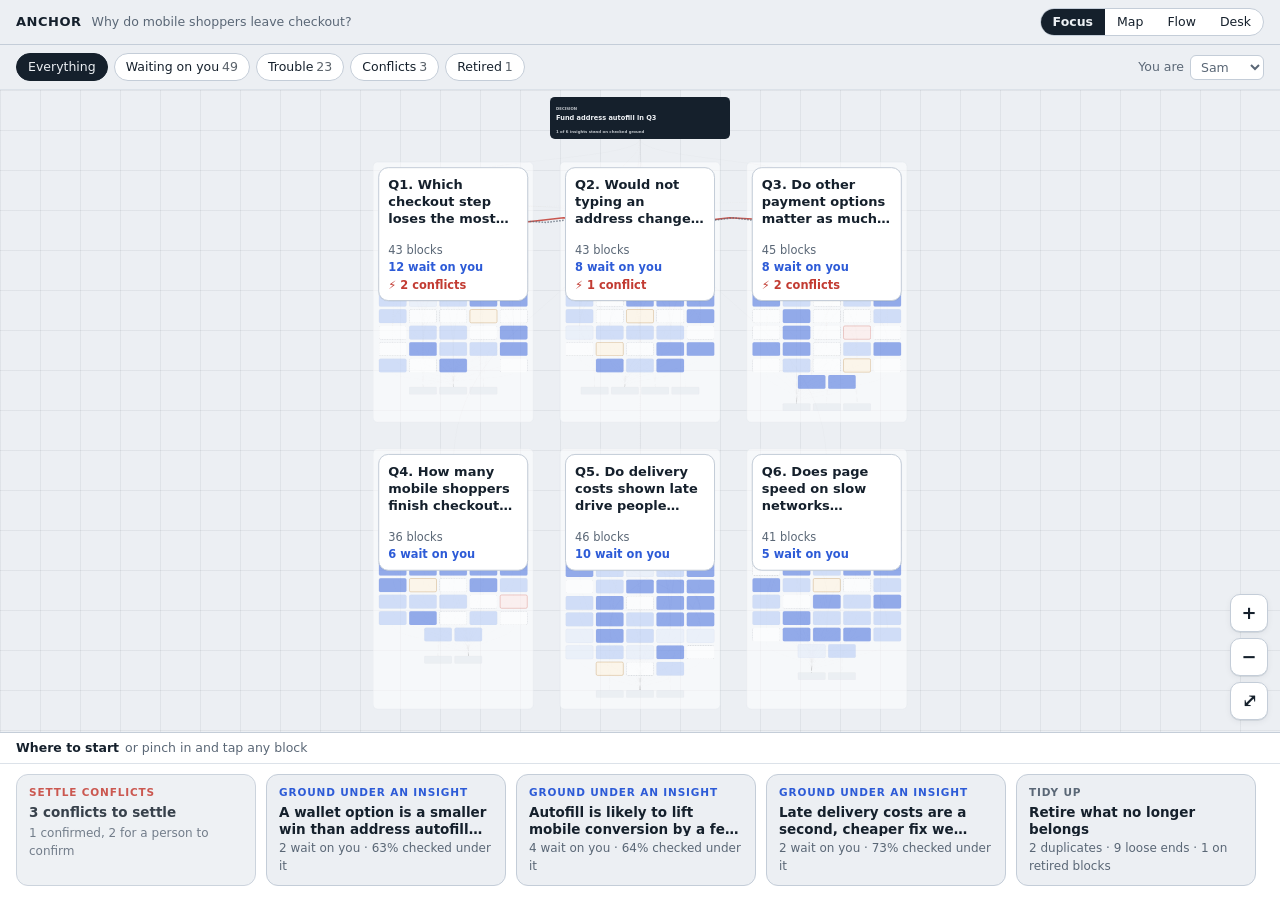
<file: prototypes/workspace-scale/focus.html>
<!doctype html>
<html lang="en">
<head>
<meta charset="utf-8">
<meta name="viewport" content="width=device-width, initial-scale=1, viewport-fit=cover">
<title>Focus Map</title>
<link rel="stylesheet" href="shared.css">
<style>
  /* Focus Map: the Zoom Map and Flow Columns in one. The map is where you look
     around. The lens docked under it is where you work: what this block is
     built on, the block, and what it holds up, like three flow columns. Step
     along the chain and the map flies with you, drawing your trail. Go in
     turns the rest down so you can think: one goal, one block at a time.
     Conflicts and retired blocks live on the map too, and settle in the lens. */
  .app { height: 100%; display: grid; grid-template-rows: auto auto minmax(0, 1fr) auto; grid-template-columns: minmax(0, 1fr); }
  .app > .bar { grid-row: 1; } .app > .tools { grid-row: 2; } .app > .stage { grid-row: 3; } .app > .lens { grid-row: 4; min-width: 0; }
  .tools { display: flex; align-items: center; gap: 8px; padding: 8px 16px; border-bottom: 1px solid var(--line-soft); min-width: 0; }
  .tools .chips { flex: 1; min-width: 0; }
  .who { display: inline-flex; gap: 6px; align-items: center; font-size: 12.5px; color: var(--muted); flex: none; }
  .who select { padding: 3px 6px; border-radius: 6px; border: 1px solid var(--line); background: var(--surface); }
  @media (max-width: 520px) { .who .lbl { display: none; } }
  .stage { position: relative; overflow: hidden; touch-action: none; cursor: grab; background:
      linear-gradient(var(--grid) 1px, transparent 1px) 0 0 / 40px 40px,
      linear-gradient(90deg, var(--grid) 1px, transparent 1px) 0 0 / 40px 40px, var(--bg); }
  .stage.dragging { cursor: grabbing; }

  /* The world (same as the Zoom Map) */
  .world { position: absolute; left: 0; top: 0; transform-origin: 0 0; will-change: transform; }
  .world svg { position: absolute; left: 0; top: 0; overflow: visible; pointer-events: none; }
  .district { position: absolute; border-radius: 28px; background: color-mix(in srgb, var(--surface) 55%, transparent); border: 2px solid var(--line-soft); }
  .district h3 { position: absolute; left: 28px; top: 22px; right: 28px; font-size: 26px; line-height: 1.2; font-weight: 800; }
  .district h3 .qn { font-family: var(--f-mono); font-weight: 600; color: var(--muted); margin-right: 10px; }
  .district .lvl-lbl { position: absolute; left: 28px; font-size: 13px; letter-spacing: .1em; text-transform: uppercase; color: var(--muted); font-weight: 700; }
  .far-lbl { position: absolute; left: 30px; right: 30px; top: 30px; z-index: 3; font-size: calc(13px * var(--iz)); line-height: 1.3; background: var(--surface); border: calc(1px * var(--iz)) solid var(--line); border-radius: calc(10px * var(--iz)); padding: calc(8px * var(--iz)) calc(9px * var(--iz)); box-shadow: var(--shadow); display: none; flex-direction: column; gap: calc(5px * var(--iz)); text-align: left; color: var(--ink); }
  .world.far .far-lbl { display: flex; }
  .world.far .district h3, .world.far .lvl-lbl { visibility: hidden; }
  .world.tracing .far-lbl, .world.zone .far-lbl { display: none; }
  .far-lbl b { font-size: 1em; display: -webkit-box; -webkit-line-clamp: 3; -webkit-box-orient: vertical; overflow: hidden; }
  .far-lbl .meta { display: flex; flex-wrap: wrap; gap: .2em .8em; font-size: .88em; color: var(--muted); }
  .far-lbl .meta .t { color: var(--red); font-weight: 600; }
  .far-lbl .meta .w { color: var(--accent); font-weight: 600; }
  .bars { display: flex; height: 7px; border-radius: 4px; overflow: hidden; background: var(--line-soft); }
  .far-lbl .bars { height: calc(6px * var(--iz)); }
  .bars i { display: block; height: 100%; }

  .card { position: absolute; border-radius: 10px; padding: 9px 10px; border: 1.5px solid color-mix(in srgb, var(--accent) 30%, var(--line)); background: var(--surface); color: var(--ink); text-align: left; font-size: 13px; line-height: 1.3; display: flex; flex-direction: column; gap: 6px; overflow: hidden; transition: opacity .2s; }
  .card .t { display: -webkit-box; -webkit-line-clamp: 3; -webkit-box-orient: vertical; overflow: hidden; }
  .card .m { display: flex; gap: 5px; align-items: center; margin-top: auto; font-size: 11px; color: var(--muted); }
  .card.insight { font-weight: 650; font-size: 14.5px; border-radius: 12px; }
  .card.source { background: var(--stone); border: 1px solid var(--line); font-size: 12px; font-weight: 600; border-radius: 6px; }
  .card.decision { background: var(--ink); color: var(--bg); border: 0; font-size: 22px; font-weight: 800; padding: 16px 20px; border-radius: 16px; justify-content: center; }
  .card.decision .m { color: var(--bg); opacity: .8; font-size: 13px; }
  .card.s-needs_check { border: 2px dashed var(--muted); }
  .card.s-checked_by_owner { background: var(--fill-owner); }
  .card.s-checked_by_peers { background: var(--fill-peers); }
  .card.s-checked_by_sme { background: var(--fill-sme); color: var(--on-sme); border-color: var(--fill-sme); }
  .card.s-checked_by_sme .m { color: var(--on-sme); opacity: .85; }
  .card.s-needs_changes { border: 3px solid var(--amber); background: var(--amber-bg); }
  .card.s-disagreement { border: 3px solid var(--red); background: var(--red-bg); }
  .card.s-retired { background: repeating-linear-gradient(135deg, var(--line-soft) 0 6px, var(--surface) 6px 12px); border: 1.5px dashed var(--line); color: var(--muted); }
  .card.s-retired .t { text-decoration: line-through; }
  .world:not(.show-retired) .card.s-retired { display: none; }
  .world:not(.show-retired) .wire.from-retired { display: none; }
  .card.glow { box-shadow: 0 0 0 3px var(--glow), 0 0 22px color-mix(in srgb, var(--glow) 50%, transparent); }
  .card.sel { outline: 4px solid var(--accent); outline-offset: 3px; }
  .card.visited::after { content: ""; position: absolute; left: 6px; top: 6px; width: 8px; height: 8px; border-radius: 50%; background: var(--accent); }
  .world.mid .card:not(.decision) .t, .world.mid .card:not(.decision) .m, .world.far .card:not(.decision) .t, .world.far .card:not(.decision) .m { visibility: hidden; }
  .world.far .card:not(.decision) { opacity: .5; }
  .world.far .card.decision { transform: scale(calc(var(--iz) * .3)); transform-origin: 50% 100%; }
  .world.filtering .card:not(.match):not(.decision) { opacity: .13; }
  .world.tracing .card:not(.near) { opacity: .12; }
  .world.far.tracing .card.near, .world.far.zone .card.todo { opacity: 1; }
  .world.zone .card:not(.near):not(.todo) { opacity: .07; }
  .world.zone .card.todo:not(.near) { opacity: .45; outline: 2px dotted var(--accent); outline-offset: 2px; }
  .world.zone .district { opacity: .4; }

  .wire { fill: none; stroke: var(--muted); stroke-width: 1.6; opacity: .22; }
  .wire.src { stroke-dasharray: 3 4; opacity: .16; }
  .wire.weak { stroke: var(--amber); stroke-dasharray: 6 5; opacity: .45; }
  .world.far .wire { opacity: .08; }
  .world.tracing .wire, .world.zone .wire { opacity: .03; }
  .world.tracing .wire.hot { opacity: 1; stroke: var(--accent); stroke-width: calc(2.6px * var(--iz-wire)); stroke-dasharray: none; }
  .world.tracing .wire.hot.weak { stroke: var(--amber); stroke-dasharray: 8 6; }
  .trailpath { fill: none; stroke: var(--glow); stroke-width: calc(5px * var(--iz-wire)); stroke-linecap: round; stroke-linejoin: round; opacity: .85; }
  .traildot { fill: var(--glow); }
  /* Conflicts: a red zigzag between two blocks, with a badge you can tap */
  .clash { fill: none; stroke: var(--red); stroke-width: calc(3px * var(--iz-wire)); opacity: .85; }
  .clash.maybe { stroke: var(--muted); stroke-dasharray: 10 8; opacity: .7; }
  .world.tracing .clash:not(.hot), .world.zone .clash:not(.hot) { opacity: .1; }
  .clashbadge { position: absolute; z-index: 4; transform: translate(-50%, -50%) scale(clamp(1, calc(var(--iz) * .5), 9)); border: 2px solid var(--surface); background: var(--red); color: var(--on-sme); border-radius: 999px; width: 30px; height: 30px; padding: 0; font-weight: 800; font-size: 15px; box-shadow: var(--lift); white-space: nowrap; }
  .clashbadge.maybe { background: var(--surface); color: var(--ink); border-color: var(--muted); border-style: dashed; }
  .world:not(.show-clash) .clash, .world:not(.show-clash) .clashbadge, .world.far .clashbadge { display: none; }

  /* Floating bits on the map */
  .zoomctl { position: absolute; right: 12px; bottom: 12px; display: flex; flex-direction: column; gap: 6px; z-index: 5; }
  .zoomctl button { width: 38px; height: 38px; border-radius: 10px; border: 1px solid var(--line); background: var(--surface); box-shadow: var(--shadow); font-size: 18px; font-weight: 600; }
  .goin { position: absolute; left: 50%; bottom: 14px; transform: translateX(-50%); z-index: 6; border: 0; background: var(--ink); color: var(--bg); border-radius: 999px; padding: 10px 18px; font-weight: 700; box-shadow: var(--lift); white-space: nowrap; max-width: calc(100% - 120px); overflow: hidden; text-overflow: ellipsis; }
  .zonebar { position: absolute; left: 12px; right: 12px; top: 10px; z-index: 6; display: flex; align-items: center; gap: 10px; background: color-mix(in srgb, var(--surface) 92%, transparent); border: 1px solid var(--line); border-radius: 14px; padding: 8px 10px; box-shadow: var(--lift); backdrop-filter: blur(6px); }
  .zonebar .goal { min-width: 0; flex: 1; display: flex; flex-direction: column; }
  .zonebar .goal b { font-size: 13px; white-space: nowrap; overflow: hidden; text-overflow: ellipsis; }
  .zonebar .goal span { font-size: 11.5px; color: var(--muted); }
  .pips { display: flex; gap: 3px; flex-wrap: wrap; max-width: 40%; justify-content: flex-end; }
  .pips i { width: 7px; height: 7px; border-radius: 50%; background: var(--line); }
  .pips i.done { background: var(--green); }
  .pips i.cur { background: var(--accent); box-shadow: 0 0 0 2px var(--accent-soft); }
  body.zone .bar, body.zone .tools, body.zone .goin { display: none; }

  /* The lens: three flow columns docked under the map */
  .lens { background: var(--surface); border-top: 1px solid var(--line); box-shadow: 0 -8px 24px rgba(21,32,44,.08); display: flex; flex-direction: column; min-height: 0; height: 168px; transition: height .22s ease; }
  .lens.open { height: 46vh; }
  body.zone .lens.open { height: 54vh; }

  @media (max-width: 899px) { .lens.open { height: 60vh; } body.zone .lens.open { height: 66vh; } }
  .lens.open.full { height: 80vh !important; height: 80dvh !important; }
  .lens-top { display: flex; align-items: center; gap: 8px; padding: 6px 12px 6px 16px; border-bottom: 1px solid var(--line-soft); min-width: 0; }
  .lens-top .trail { flex: 1; min-width: 0; font-size: 12.5px; display: flex; gap: 2px 6px; align-items: center; overflow-x: auto; white-space: nowrap; scrollbar-width: none; }
  .lens-top .trail::-webkit-scrollbar { display: none; }
  .lens-top .handle { display: block; width: 36px; height: 20px; border: 0; background: none; position: relative; flex: none; }
  .lens-top .handle::after { content: ""; position: absolute; left: 50%; top: 8px; width: 28px; height: 4px; border-radius: 2px; background: var(--line); transform: translateX(-50%); }
  .lens-body { flex: 1; min-height: 0; display: grid; grid-template-columns: minmax(0, 1fr) minmax(0, 1.7fr) minmax(0, 1fr); }
  .pane { overflow-y: auto; padding: 12px 14px 24px; min-width: 0; display: flex; flex-direction: column; gap: 8px; overscroll-behavior: contain; }
  .pane.side { background: var(--bg); }
  .pane h4 { margin: 0; font-size: 11px; text-transform: uppercase; letter-spacing: .08em; color: var(--muted); font-weight: 700; display: flex; justify-content: space-between; }
  .pane .hint { font-size: 12px; color: var(--muted); }
  .panetabs { display: none; }
  @media (max-width: 899px) {
    .lens-body { display: flex; overflow-x: auto; scroll-snap-type: x mandatory; scrollbar-width: none; }
    .lens-body::-webkit-scrollbar { display: none; }
    .pane { flex: 0 0 100%; scroll-snap-align: start; }
    .panetabs { display: flex; gap: 4px; padding: 6px 12px 0; }
    .panetabs button { flex: 1; border: 0; background: none; border-bottom: 2px solid transparent; padding: 5px 4px; font-size: 12.5px; font-weight: 600; color: var(--muted); }
    .panetabs button[aria-current="true"] { color: var(--ink); border-color: var(--ink); }
  }
  .lens-body.wide { display: block; overflow-y: auto; }
  .lens-body.wide .pane { overflow: visible; max-width: 980px; margin: 0 auto; }

  .step { display: grid; grid-template-columns: 12px minmax(0, 1fr) auto; gap: 3px 8px; text-align: left; width: 100%; border: 1px solid var(--line-soft); background: var(--surface); border-radius: 9px; padding: 8px 10px; color: var(--ink); }
  .step .shape { margin-top: 3px; }
  .step .s { font-size: 13px; line-height: 1.3; }
  .step .r { display: flex; gap: 4px; align-items: center; padding-top: 2px; }
  .step:hover { border-color: var(--accent); }
  .step.retired .s { text-decoration: line-through; color: var(--muted); }
  .here h2 { font-size: 19px; line-height: 1.3; }
  .here .eyebrow { font-size: 11px; }
  .box { border-radius: 10px; padding: 9px 11px; font-size: 13px; display: flex; flex-direction: column; gap: 6px; }
  .box.clashbox { border: 1.5px solid var(--red); background: var(--red-bg); }
  .box.maybebox { border: 1.5px dashed var(--muted); background: var(--bg); }
  .box.retbox { border: 1.5px dashed var(--line); background: repeating-linear-gradient(135deg, var(--bg) 0 8px, var(--surface) 8px 16px); }
  .box .acts { display: flex; flex-wrap: wrap; gap: 6px; }
  .msgs { display: flex; flex-direction: column; gap: 6px; }
  .msg { border-radius: 10px; padding: 7px 10px; font-size: 12.5px; background: var(--bg); border: 1px solid var(--line-soft); }
  .msg.bad { border-color: var(--red); background: var(--red-bg); }
  .msg.chg { border-color: var(--amber); background: var(--amber-bg); }
  .msg.old { opacity: .6; }
  .msg b { font-size: 11.5px; display: block; }
  .opts { display: grid; grid-template-columns: repeat(2, minmax(0, 1fr)); gap: 6px; }
  .opts button { border: 1.5px solid var(--line); background: var(--surface); border-radius: 9px; padding: 9px 10px; text-align: left; font-size: 13px; display: flex; flex-direction: column; gap: 2px; color: var(--ink); }
  .opts button span { font-size: 11.5px; color: var(--muted); font-weight: 400; }
  .opts button b { font-weight: 650; }
  .opts button[aria-pressed="true"] { border-color: var(--accent); background: var(--accent-soft); }
  .act textarea, .pane textarea, .modal textarea, .modal input[type="search"] { width: 100%; padding: 8px 10px; border-radius: 8px; border: 1px solid var(--line); background: var(--bg); resize: vertical; font-size: 13px; }
  .navrow { display: flex; gap: 8px; align-items: center; flex-wrap: wrap; border-top: 1px solid var(--line-soft); padding-top: 10px; }
  .more-menu { position: relative; }

  /* Starting points when nothing is picked */
  .starts { display: flex; gap: 10px; overflow-x: auto; padding: 10px 16px 14px; scrollbar-width: none; }
  .starts::-webkit-scrollbar { display: none; }
  .start { flex: 0 0 auto; width: 240px; text-align: left; border: 1px solid var(--line); background: var(--bg); border-radius: 12px; padding: 10px 12px; display: flex; flex-direction: column; gap: 4px; color: var(--ink); }
  .start b { font-size: 13.5px; line-height: 1.25; display: -webkit-box; -webkit-line-clamp: 2; -webkit-box-orient: vertical; overflow: hidden; }
  .start span { font-size: 12px; color: var(--muted); }
  .start .k { font-size: 10.5px; text-transform: uppercase; letter-spacing: .08em; font-weight: 700; color: var(--accent); }
  .start.clash .k { color: var(--red); }
  .start.tidy .k { color: var(--muted); }
  .start:hover { border-color: var(--ink); }

  /* Conflict view */
  .vs { display: grid; grid-template-columns: minmax(0, 1fr) auto minmax(0, 1fr); gap: 10px; align-items: stretch; }
  .vs .mid { align-self: center; font-weight: 800; color: var(--red); }
  @media (max-width: 899px) { .vs { grid-template-columns: minmax(0, 1fr); } .vs .mid { justify-self: center; } }
  .side-card { border: 1.5px solid var(--line); border-radius: 12px; padding: 10px 12px; display: flex; flex-direction: column; gap: 6px; background: var(--surface); }
  .side-card.keep { border-color: var(--green); box-shadow: 0 0 0 2px var(--green-bg); }
  .side-card.lose { opacity: .55; }
  .side-card .who2 { font-size: 11px; text-transform: uppercase; letter-spacing: .08em; color: var(--muted); font-weight: 700; display: flex; justify-content: space-between; gap: 6px; }
  .side-card .c { font-weight: 650; font-size: 15px; line-height: 1.3; }
  .side-card .facts { font-size: 12px; color: var(--muted); display: flex; flex-direction: column; gap: 2px; }
  .stepnum { font-size: 11px; text-transform: uppercase; letter-spacing: .08em; color: var(--muted); font-weight: 700; }
  .done-card { border: 1.5px solid var(--green); background: var(--green-bg); border-radius: 12px; padding: 10px 12px; font-size: 13px; display: flex; flex-direction: column; gap: 4px; }
  .done-card b { color: var(--green); }

  /* Tidy up */
  .tgroup { display: flex; flex-direction: column; gap: 6px; }
  .tgroup h4 { margin: 8px 0 0; }
  .trow { display: grid; grid-template-columns: 22px minmax(0, 1fr) auto; gap: 4px 8px; align-items: start; border: 1px solid var(--line-soft); border-radius: 9px; padding: 8px 10px; background: var(--surface); font-size: 13px; }
  .trow input { margin-top: 3px; width: 16px; height: 16px; }
  .trow .why { grid-column: 2 / -1; font-size: 11.5px; color: var(--muted); }

  /* Modal sheet for retire and pick */
  .modal { position: fixed; inset: 0; z-index: 60; background: color-mix(in srgb, var(--ink) 35%, transparent); display: flex; align-items: center; justify-content: center; padding: 16px; }
  .sheet { background: var(--surface); border-radius: 16px; box-shadow: var(--lift); width: min(520px, 100%); max-height: 88%; overflow: auto; padding: 16px; display: flex; flex-direction: column; gap: 12px; }
  .sheet h2 { font-size: 18px; }
  @media (max-width: 899px) { .modal { align-items: flex-end; padding: 0; } .sheet { border-radius: 16px 16px 0 0; width: 100%; padding-bottom: calc(16px + env(safe-area-inset-bottom, 0px)); } }
  .picklist { display: flex; flex-direction: column; gap: 5px; max-height: 260px; overflow: auto; }
  .picklist .step[aria-pressed="true"] { border-color: var(--accent); background: var(--accent-soft); }
  .check-line { display: flex; gap: 8px; align-items: flex-start; font-size: 13px; }
  .impact { font-size: 12.5px; border-left: 3px solid var(--amber); padding: 4px 10px; color: var(--ink); }
</style>
</head>
<body>
<div class="app">
  <header class="bar">
    <span class="brand"><a href="index.html">ANCHOR</a></span>
    <span class="wsname">Why do mobile shoppers leave checkout?</span>
    <nav class="protos" aria-label="Prototypes"><a href="focus.html" aria-current="page">Focus</a><a href="map.html">Map</a><a href="flow.html">Flow</a><a href="desk.html">Desk</a></nav>
  </header>
  <div class="tools">
    <div class="chips" id="lenses" role="group" aria-label="Show"></div>
    <label class="who" for="me"><span class="lbl">You are</span><select id="me"></select></label>
  </div>
  <main class="stage" id="stage" aria-label="Workspace map">
    <div class="world show-clash" id="world"></div>
    <div class="zonebar" id="zonebar" hidden></div>
    <button type="button" class="goin" id="goin" hidden></button>
    <div class="zoomctl">
      <button type="button" id="zin" aria-label="Zoom in">+</button>
      <button type="button" id="zout" aria-label="Zoom out">−</button>
      <button type="button" id="zfit" aria-label="See everything">⤢</button>
    </div>
  </main>
  <section class="lens" id="lens" aria-label="Lens"></section>
</div>
<div class="modal" id="modal" hidden></div>
<script src="data.js"></script>
<script>
"use strict";
const A = window.ANCHOR, ws = A.build("big"), esc = A.esc;
const $ = id => document.getElementById(id);
const mobile = () => matchMedia("(max-width: 899px)").matches;
const FAR = 0.26, NEAR = 0.55;
const S = {
  z: 1, x: 0, y: 0, sel: null, trail: [], lens: "all", showRetired: false,
  pend: {}, act: null, notes: {},
  session: null,          // { kind, title, items, idx, done: Set, checked, settled, retired }
  conflict: null, cf: {}, tidy: false, tidySel: new Set(), pane: 1, paths: [],
};

// ---------- Seed conflicts and a retired block, so both show ----------
const K = k => ws.blocks.find(b => b.key === k);
(function seedExtras() {
  let n = Math.max(...ws.blocks.map(b => b.n));
  const add = (props) => { const b = Object.assign({ id: "b" + (++n), n, on: [], src: [], checks: [], assumes: [], ai: false }, props); ws.blocks.push(b); ws.index.set(b.id, b); return b; };
  const old = add({ key: "q1.old", level: "observation", q: "q1", owner: "Priya", text: "Mobile checkout conversion is 38 percent", src: [K("q1.o0").src[0]], checks: [{ by: "Sam", verdict: "looks_right", how: "source_data" }] });
  K("q1.f2").on.push(old.id);
  const dup = add({ key: "q1.dup", level: "observation", q: "q1", owner: "Jordan", ai: true, conf: "high", why: "Read straight from the source", text: K("q1.o1").text, src: K("q1.o1").src.slice() });
  ws.relink();
  ws.retire(old, "Lee", "Out of date", K("q1.o0").id, false);
  ws.conflicts.push(
    { id: "c1", a: K("q3.f0").id, b: K("q1.f0").id, confirmed: true, by: "Dana", status: "open", note: "If the address step loses the most people, Apple Pay cannot fix most of the drop-off." },
    { id: "c2", a: K("q2.f0").id, b: K("q2.f3").id, confirmed: false, by: "Conflict check", status: "open", note: "One says not typing an address doubles the chance to pay. The other says most of that gap is loyalty." },
    { id: "c3", a: K("q1.f3").id, b: K("q3.f2").id, confirmed: false, by: "Conflict check", status: "open", note: "One says payment step loss is normal. The other calls card entry a problem." },
  );
  S.dupId = dup.id;
})();

// ---------- Layout (same as the Zoom Map) ----------
const SIZE = { insight: [250, 104], finding: [210, 92], observation: [168, 84], source: [168, 46] };
const PER = { insight: 4, finding: 4, observation: 5, source: 5 };
const GAP = 16, ROWGAP = 64, PAD = 36, HEAD = 92, DW = 5 * (168 + GAP) - GAP + PAD * 2;
const pos = new Map(), districts = [];
function layout() {
  const r0 = $("stage").getBoundingClientRect();
  const cols = r0.width > r0.height * 1.15 ? 3 : 2, colGap = 160, rowGap = 160, top = 340;
  ws.questions.forEach(q => {
    const items = { insight: [], finding: [], observation: [], source: ws.sources.filter(s => s.q === q.id) };
    ws.blocks.filter(b => b.q === q.id).forEach(b => items[b.level].push(b));
    let y = HEAD; const local = [], labels = [];
    ["insight", "finding", "observation", "source"].forEach(lvl => {
      const list = items[lvl], [w, h] = SIZE[lvl], per = PER[lvl];
      labels.push([lvl, y]); y += 24;
      for (let r = 0; r * per < list.length; r++) {
        const row = list.slice(r * per, r * per + per), rowW = row.length * (w + GAP) - GAP;
        row.forEach((b, k) => local.push([b.id, PAD + (DW - PAD * 2 - rowW) / 2 + k * (w + GAP), y, w, h]));
        y += h + GAP;
      }
      y += ROWGAP - GAP;
    });
    districts.push({ q, local, labels, h: y + 6 });
  });
  const rowH = [];
  districts.forEach((d, i) => { const r = Math.floor(i / cols); rowH[r] = Math.max(rowH[r] || 0, d.h); });
  districts.forEach((d, i) => {
    const r = Math.floor(i / cols), c = i % cols;
    d.x = c * (DW + colGap); d.y = top + rowH.slice(0, r).reduce((a, b) => a + b + rowGap, 0); d.w = DW; d.h = rowH[r];
    d.local.forEach(([id, x, y, w, h]) => pos.set(id, { x: d.x + x, y: d.y + y, w, h }));
  });
  S.worldW = cols * DW + (cols - 1) * colGap;
  pos.set("D", { x: S.worldW / 2 - 300, y: 60, w: 600, h: 140 });
  S.worldH = Math.max(...districts.map(d => d.y + d.h)) + 40;
}
const center = id => { const p = pos.get(id); return [p.x + p.w / 2, p.y + p.h / 2]; };

// ---------- Draw ----------
let svg;
function draw() {
  const world = $("world");
  world.innerHTML = "";
  world.style.width = S.worldW + "px"; world.style.height = S.worldH + "px";
  districts.forEach(d => {
    const el = document.createElement("div");
    el.className = "district";
    Object.assign(el.style, { left: d.x + "px", top: d.y + "px", width: d.w + "px", height: d.h + "px" });
    el.innerHTML = `<h3><span class="qn">Q${d.q.n}</span>${esc(d.q.text)}</h3>` +
      d.labels.map(([l, y]) => `<span class="lvl-lbl" style="top:${y}px">${l === "source" ? "Sources" : A.LEVEL[l] + "s"}</span>`).join("") +
      `<button type="button" class="far-lbl" data-q="${d.q.id}"></button>`;
    world.appendChild(el);
  });
  svg = document.createElementNS("http://www.w3.org/2000/svg", "svg");
  svg.setAttribute("width", S.worldW); svg.setAttribute("height", S.worldH);
  world.appendChild(svg);
  [ws.decision, ...ws.blocks, ...ws.sources].forEach(b => {
    const p = pos.get(b.id), el = document.createElement("button");
    el.type = "button"; el.className = "card"; el.dataset.id = b.id;
    Object.assign(el.style, { left: p.x + "px", top: p.y + "px", width: p.w + "px", height: p.h + "px" });
    world.appendChild(el);
  });
  const badges = document.createElement("div"); badges.id = "badges"; world.appendChild(badges);
  repaint();
}
function paintCard(el) {
  const b = ws.get(el.dataset.id);
  if (!b) { el.remove(); return; }
  if (b.level === "source") { el.className = "card source"; el.innerHTML = `<span class="t">${esc(b.title)}</span>`; return; }
  if (b.level === "decision") {
    const ready = b.on.filter(id => { const x = ws.get(id); return !ws.unchecked(x) && !ws.weakBelow(x).length; }).length;
    el.className = "card decision";
    el.innerHTML = `<span class="m">DECISION</span><span>${esc(b.text)}</span><span class="m">${ready} of ${b.on.length} insights stand on checked ground</span>`;
    return;
  }
  const s = ws.state(b);
  el.className = `card ${b.level} s-${s}${ws.glow(b) ? " glow" : ""}`;
  el.innerHTML = `<span class="t">${esc(b.text)}</span><span class="m">${A.shape(b.level)}#${b.n}${b.ai ? " " + A.aiTag(b) : ""}<span class="grow"></span>${s === "retired" ? "Retired" : A.troubleTags(ws, b)}</span>`;
}
function farLabel(d) {
  const list = ws.live().filter(b => b.q === d.q.id), c = ws.counts(list);
  const clashes = ws.conflicts.filter(x => x.status !== "settled" && (ws.get(x.a).q === d.q.id || ws.get(x.b).q === d.q.id)).length;
  return `<b>Q${d.q.n}. ${esc(d.q.text)}</b>${barsHtml(list)}<span class="meta"><span>${list.length} blocks</span>${c.waits ? `<span class="w">${c.waits} wait on you</span>` : ""}${clashes ? `<span class="t">⚡ ${clashes} conflict${clashes > 1 ? "s" : ""}</span>` : ""}</span>`;
}
function barsHtml(list) {
  const c = { sme: 0, peers: 0, owner: 0, bad: 0 }, t = list.length || 1;
  list.forEach(b => { const s = ws.state(b); if (s === "checked_by_sme") c.sme++; else if (s === "checked_by_peers") c.peers++; else if (s === "checked_by_owner") c.owner++; else if (s !== "needs_check") c.bad++; });
  const seg = (n, col) => n ? `<i style="width:${(n / t * 100).toFixed(1)}%;background:${col}"></i>` : "";
  return `<div class="bars">${seg(c.sme, "var(--fill-sme)")}${seg(c.peers, "var(--fill-peers)")}${seg(c.owner, "var(--fill-owner)")}${seg(c.bad, "var(--red)")}</div>`;
}
function wires() {
  let h = "";
  [ws.decision, ...ws.blocks].forEach(b => {
    const to = pos.get(b.id);
    [...(b.on || []), ...(b.src || [])].forEach(id => {
      const from = pos.get(id), c = ws.get(id);
      if (!from || !c) return;
      const x1 = from.x + from.w / 2, y1 = from.y, x2 = to.x + to.w / 2, y2 = to.y + to.h, my = (y1 + y2) / 2;
      const cls = c.level === "source" ? "src" : ws.unchecked(c) ? "weak" : "";
      h += `<path class="wire ${cls}${c.retired || b.retired ? " from-retired" : ""}" data-a="${id}" data-b="${b.id}" d="M${x1},${y1} C${x1},${my} ${x2},${my} ${x2},${y2}"/>`;
    });
  });
  // Conflicts: a zigzag so it never reads as a "built on" line.
  let badges = ""; const pinCount = {};
  ws.conflicts.filter(c => c.status !== "settled").forEach(c => {
    const [x1, y1] = center(c.a), [x2, y2] = center(c.b);
    const n = 9, dx = (x2 - x1) / n, dy = (y2 - y1) / n, len = Math.hypot(x2 - x1, y2 - y1) || 1, nx = -(y2 - y1) / len * 14, ny = (x2 - x1) / len * 14;
    let d = `M${x1},${y1}`;
    for (let i = 1; i < n; i++) d += ` L${x1 + dx * i + (i % 2 ? nx : -nx)},${y1 + dy * i + (i % 2 ? ny : -ny)}`;
    d += ` L${x2},${y2}`;
    h += `<path class="clash${c.confirmed ? "" : " maybe"}" data-c="${c.id}" data-a="${c.a}" data-b="${c.b}" d="${d}"/>`;
    // A badge on each of the two blocks, so it is clear which ones are in it.
    [c.a, c.b].forEach(id => {
      const p = pos.get(id), k = (pinCount[id] = (pinCount[id] || 0) + 1) - 1;
      badges += `<button type="button" class="clashbadge${c.confirmed ? "" : " maybe"}" data-conflict="${c.id}" style="left:${p.x + p.w - 4 - k * 40}px;top:${p.y + 2}px" aria-label="${c.confirmed ? "Conflict" : "Possible conflict"}">${c.confirmed ? "⚡" : "?"}</button>`;
    });
  });
  // Your trail: where you have been, in order.
  const tr = S.paths.filter(id => pos.has(id));
  if (tr.length > 1) h += `<path class="trailpath" d="${tr.map((id, i) => (i ? "L" : "M") + center(id).join(",")).join(" ")}"/>`;
  tr.forEach(id => { const [x, y] = center(id); h += `<circle class="traildot" cx="${x}" cy="${y}" r="9"/>`; });
  svg.innerHTML = h;
  $("badges").innerHTML = badges;
}
function repaint() {
  document.querySelectorAll(".card").forEach(paintCard);
  districts.forEach(d => { const el = document.querySelector(`.far-lbl[data-q="${d.q.id}"]`); if (el) el.innerHTML = farLabel(d); });
  wires(); applyLens(); applyTrace();
}

// ---------- Lenses on the map ----------
const LENSES = () => [
  ["all", "Everything", () => true],
  ["waits", "Waiting on you", b => !!ws.waits(b)],
  ["trouble", "Trouble", b => ws.trouble(b) || ws.restsOnRetired(b)],
  ["clash", "Conflicts", b => ws.conflictsOf(b).length > 0, () => ws.conflicts.filter(c => c.status !== "settled").length],
];
function renderLenses() {
  const n = f => ws.live().filter(f).length;
  $("lenses").innerHTML = LENSES().map(([k, l, f, count]) => `<button type="button" data-lens="${k}" aria-pressed="${S.lens === k}">${l}${k === "all" ? "" : `<span class="n">${count ? count() : n(f)}</span>`}</button>`).join("") +
    `<button type="button" data-retired aria-pressed="${S.showRetired}">Retired<span class="n">${ws.blocks.filter(b => b.retired).length}</span></button>`;
}
function applyLens() {
  const world = $("world"), f = LENSES().find(l => l[0] === S.lens)[2];
  world.classList.toggle("filtering", S.lens !== "all");
  world.classList.toggle("show-retired", S.showRetired || !!(S.sel && ws.get(S.sel) && ws.get(S.sel).retired));
  document.querySelectorAll(".card").forEach(el => { const b = ws.get(el.dataset.id); if (b) el.classList.toggle("match", b.level !== "source" && b.level !== "decision" && f(b)); });
}
function applyTrace() {
  const world = $("world");
  const zone = !!S.session;
  world.classList.toggle("zone", zone);
  world.classList.toggle("tracing", !!S.sel && !zone);
  document.querySelectorAll(".card.sel").forEach(el => el.classList.remove("sel"));
  const todo = new Set(zone ? S.session.items.flatMap(x => S.session.kind === "conflicts" ? [ws.conflicts.find(c => c.id === x).a, ws.conflicts.find(c => c.id === x).b] : [x]) : []);
  const line = S.sel && ws.get(S.sel) ? ws.lineage(S.sel) : S.conflict ? (() => { const c = ws.conflicts.find(x => x.id === S.conflict); return new Set([...ws.lineage(c.a), ...ws.lineage(c.b)]); })() : new Set();
  if (S.conflict && !zone) world.classList.add("tracing");
  document.querySelectorAll(".card").forEach(el => {
    el.classList.toggle("near", line.has(el.dataset.id));
    el.classList.toggle("todo", todo.has(el.dataset.id));
    el.classList.toggle("visited", S.paths.includes(el.dataset.id));
  });
  const el = S.sel && document.querySelector(`.card[data-id="${S.sel}"]`); if (el) el.classList.add("sel");
  svg.querySelectorAll(".wire").forEach(w => w.classList.toggle("hot", line.has(w.dataset.a) && line.has(w.dataset.b)));
  svg.querySelectorAll(".clash").forEach(w => w.classList.toggle("hot", w.dataset.c === S.conflict || line.has(w.dataset.a) && line.has(w.dataset.b) && (w.dataset.a === S.sel || w.dataset.b === S.sel)));
  if (zone) world.classList.add("tracing");
}

// ---------- Camera ----------
function setCam(z, x, y) {
  S.z = Math.min(2.2, Math.max(minZ(), z)); S.x = x; S.y = y;
  const world = $("world");
  world.style.transform = `translate(${S.x}px, ${S.y}px) scale(${S.z})`;
  world.style.setProperty("--iz", 1 / S.z);
  world.style.setProperty("--iz-wire", Math.max(1, 1 / S.z * .5));
  world.classList.toggle("far", S.z < FAR);
  world.classList.toggle("mid", S.z >= FAR && S.z < NEAR);
  updateGoIn();
}
function view() { const r = $("stage").getBoundingClientRect(); return { w: r.width, h: Math.max(80, r.height), left: r.left, top: r.top }; }
function minZ() { const v = view(); return Math.min(0.12, Math.min(v.w / S.worldW, v.h / S.worldH) * 0.9); }
function fitBox(x, y, w, h, pad = 40, maxZ = 1.1) {
  const v = view(), topPad = S.session ? 70 : 0;
  const z = Math.min(maxZ, (v.w - pad * 2) / w, (v.h - topPad - pad * 2) / h);
  return [z, v.w / 2 - (x + w / 2) * z, topPad + (v.h - topPad) / 2 - (y + h / 2) * z];
}
let anim;
function fly(target, ms = 460) {
  cancelAnimationFrame(anim);
  if (matchMedia("(prefers-reduced-motion: reduce)").matches) { setCam(...target); return; }
  const from = [S.z, S.x, S.y], t0 = performance.now();
  const ease = t => t < .5 ? 4 * t * t * t : 1 - Math.pow(-2 * t + 2, 3) / 2;
  const step = now => {
    const t = Math.min(1, (now - t0) / ms), e = ease(t);
    const z = Math.exp(Math.log(from[0]) + (Math.log(target[0]) - Math.log(from[0])) * e);
    const k = Math.abs(target[0] - from[0]) < 1e-4 ? e : (z - from[0]) / (target[0] - from[0]);
    setCam(z, from[1] + (target[1] - from[1]) * k, from[2] + (target[2] - from[2]) * k);
    if (t < 1) anim = requestAnimationFrame(step);
  };
  anim = requestAnimationFrame(step);
}
function fitAll(animate = true) { const t = fitBox(0, 0, S.worldW, S.worldH, 16, 1); animate ? fly(t) : setCam(...t); }
function flyTo(id) {
  const p = pos.get(id); if (!p) return;
  const [mx, my] = mobile() ? [40, 90] : [260, 200];   // close enough to read on a phone
  fly(fitBox(p.x - mx, p.y - my, p.w + mx * 2, p.h + my * 2, 10, 0.9));
}
function flyToPair(a, b) {
  const pa = pos.get(a), pb = pos.get(b);
  const x0 = Math.min(pa.x, pb.x), y0 = Math.min(pa.y, pb.y), x1 = Math.max(pa.x + pa.w, pb.x + pb.w), y1 = Math.max(pa.y + pa.h, pb.y + pb.h);
  fly(fitBox(x0 - 40, y0 - 40, x1 - x0 + 80, y1 - y0 + 80, 16, 0.9));
}
function zoomAt(f, cx, cy) { const z = Math.min(2.2, Math.max(minZ(), S.z * f)), k = z / S.z; setCam(z, cx - (cx - S.x) * k, cy - (cy - S.y) * k); }
// Zoomed into one district: offer to go in.
function updateGoIn() {
  const btn = $("goin");
  if (S.session || S.sel || S.conflict || S.tidy || S.z < NEAR * .8) { btn.hidden = true; return; }
  const v = view(), cx = (v.w / 2 - S.x) / S.z, cy = (v.h / 2 - S.y) / S.z;
  const d = districts.find(d => cx >= d.x && cx <= d.x + d.w && cy >= d.y && cy <= d.y + d.h);
  if (!d) { btn.hidden = true; return; }
  const n = ws.live().filter(b => b.q === d.q.id && ws.waits(b)).length;
  btn.hidden = !n;
  btn.dataset.q = d.q.id;
  btn.textContent = `Go in: Q${d.q.n}, ${n} wait on you`;
}

// ---------- Sessions: go in ----------
const ORDER = { observation: 0, finding: 1, insight: 2 };
const bottomUp = (a, b) => ORDER[a.level] - ORDER[b.level] || a.n - b.n;
function below(id, set = new Set()) { (ws.get(id).on || []).forEach(x => { if (!set.has(x)) { set.add(x); below(x, set); } }); return set; }
function starts() {
  const out = [];
  const open = ws.conflicts.filter(c => c.status !== "settled");
  if (open.length) out.push({ kind: "conflicts", k: "Settle conflicts", title: `${open.length} conflict${open.length > 1 ? "s" : ""} to settle`, sub: `${open.filter(c => c.confirmed).length} confirmed, ${open.filter(c => !c.confirmed).length} for a person to confirm`, items: open.map(c => c.id), cls: "clash" });
  ws.decision.on.map(id => ws.get(id)).map(ins => {
    const items = [ins, ...[...below(ins.id)].map(x => ws.get(x))].filter(b => !b.retired && ws.waits(b)).sort(bottomUp);
    const all = [ins.id, ...below(ins.id)], ok = all.filter(id => !ws.unchecked(ws.get(id))).length;
    return { ins, items, pct: ok / all.length };
  }).filter(x => x.items.length).sort((a, b) => a.pct - b.pct).slice(0, 3).forEach(x =>
    out.push({ kind: "ground", k: "Ground under an insight", title: x.ins.text, sub: `${x.items.length} wait on you · ${Math.round(x.pct * 100)}% checked under it`, items: x.items.map(b => b.id), goal: x.ins.id }));
  const tid = tidyFinds();
  out.push({ kind: "tidy", k: "Tidy up", title: "Retire what no longer belongs", sub: `${tid.dups.length} duplicates · ${tid.loose.length} loose ends · ${tid.onRetired.length} on retired blocks`, cls: "tidy" });
  return out;
}
function startSession(kind, opts = {}) {
  S.tidy = false; S.conflict = null; S.sel = null; S.act = null;
  if (kind === "tidy") { S.tidy = true; S.session = null; render(); fitAll(); return; }
  let items = opts.items, title = opts.title;
  if (kind === "district") {
    const q = ws.questions.find(x => x.id === opts.q);
    items = ws.live().filter(b => b.q === q.id && ws.waits(b)).sort(bottomUp).map(b => b.id);
    title = `Q${q.n}. ${q.text}`;
  }
  if (!items || !items.length) return;
  S.session = { kind, title, items, idx: 0, done: new Set(), checked: 0, settled: 0, retired: 0 };
  S.paths = [];
  document.body.classList.add("zone");
  openItem();
}
function openItem() {
  const s = S.session; S.pend = {}; S.act = null; S.cf = {};
  if (s.idx >= s.items.length) { S.sel = null; S.conflict = null; render(); fitAll(); return; }
  const id = s.items[s.idx];
  if (s.kind === "conflicts") { openConflict(id, true); return; }
  S.trail = [id]; select(id, { keepTrail: true });
}
function leaveSession() {
  S.session = null; document.body.classList.remove("zone");
  S.sel = null; S.conflict = null; S.trail = []; render(); fitAll();
}
function nextInSession(markDone = true) {
  const s = S.session; if (!s) return;
  if (markDone) s.done.add(s.items[s.idx]);
  s.idx += 1;
  while (s.idx < s.items.length && s.done.has(s.items[s.idx])) s.idx += 1;
  openItem();
}
function renderZoneBar() {
  const s = S.session, bar = $("zonebar");
  bar.hidden = !s;
  if (!s) return;
  const i = Math.min(s.idx + 1, s.items.length);
  bar.innerHTML = `<button type="button" class="iconbtn" data-leave aria-label="Leave">←</button>
    <span class="goal"><b>${s.kind === "ground" ? "Ground under: " : ""}${esc(s.title)}</b><span>${s.idx >= s.items.length ? "Done" : `${i} of ${s.items.length}`} · ← → to walk the chain · Esc to leave</span></span>
    <span class="pips">${s.items.map((id, k) => `<i class="${s.done.has(id) ? "done" : k === s.idx ? "cur" : ""}"></i>`).join("")}</span>`;
}

// ---------- Select and step ----------
function select(id, { keepTrail = false, follow = false } = {}) {
  S.conflict = null; S.tidy = false; S.act = null; S.pend = {};
  if (!id) { S.sel = null; S.trail = []; render(); return; }
  if (follow) S.trail.push(id); else if (!keepTrail) S.trail = [id];
  S.sel = id;
  if (S.paths[S.paths.length - 1] !== id) S.paths.push(id);
  S.pane = 1;
  render();
  requestAnimationFrame(() => flyTo(id));
}
// Walk the chain: down to what it is built on, up to what it holds up.
function walk(dir) {
  if (!S.sel) return;
  const b = ws.get(S.sel);
  const list = dir < 0 ? [...(b.on || []), ...(b.src || [])] : ws.over(S.sel).filter(x => x !== "D");
  const live = list.filter(id => !ws.get(id).retired);
  if (live.length) select(live[0], { follow: true });
}
function openConflict(id, inSession = false) {
  S.conflict = id; S.sel = null; S.tidy = false; S.cf = {};
  const c = ws.conflicts.find(x => x.id === id);
  if (c.confirmed) S.cf.real = true;
  S.paths = inSession ? S.paths : [];
  render();
  requestAnimationFrame(() => flyToPair(c.a, c.b));
}

// ---------- The lens ----------
function render() {
  renderZoneBar(); renderLenses(); repaint(); renderLens(); updateGoIn();
}
function lbl(x) { return x.level === "decision" ? "Decision" : x.level === "source" ? "Source" : `${A.LEVEL[x.level]} #${x.n}`; }
function stepBtn(x, extra = "") {
  const shape = x.level === "source" ? `<span class="shape source"></span>` : x.level === "decision" ? `<span class="shape decision"></span>` : A.shape(x.level);
  const r = x.level === "source" || x.level === "decision" ? "" : `<span class="sq s-${ws.state(x)}"></span>${x.retired ? "" : A.troubleTags(ws, x)}`;
  return `<button type="button" class="step${x.retired ? " retired" : ""}" data-step="${x.id}" ${extra}>${shape}<span class="s">${esc(x.level === "source" ? x.title : x.text)}</span><span class="r">${r}</span></button>`;
}
function renderLens() {
  const lens = $("lens");
  const opened = S.sel || S.conflict || S.tidy || (S.session && S.session.idx >= S.session.items.length);
  lens.classList.toggle("open", !!opened);
  if (!opened) lens.classList.remove("full");
  let top, body;
  if (!opened) {
    lens.innerHTML = `<div class="lens-top"><div class="trail"><b>Where to start</b><span class="muted">or pinch in and tap any block</span></div></div>
      <div class="starts">${starts().map((s, i) => `<button type="button" class="start ${s.cls || ""}" data-start="${i}"><span class="k">${s.k}</span><b>${esc(s.title)}</b><span>${esc(s.sub)}</span></button>`).join("")}</div>`;
    return;
  }
  const trail = S.conflict ? `<b>⚡ Conflict</b>` : S.tidy ? `<b>Tidy up</b>` : S.session && S.session.idx >= S.session.items.length ? `<b>Session done</b>` :
    [`<button type="button" data-home>Workspace</button>`, ...S.trail.map((id, i) => i === S.trail.length - 1 ? `<span class="here">${lbl(ws.get(id))}</span>` : `<button type="button" data-trail="${i}">${lbl(ws.get(id))}</button>`)].join(`<span class="sep">›</span>`);
  top = `<div class="lens-top"><button type="button" class="handle" data-grow aria-label="Make bigger or smaller"></button><div class="trail">${trail}</div>${S.session ? "" : `<button type="button" class="iconbtn" data-close aria-label="Close">×</button>`}</div>`;
  if (S.conflict) body = `<div class="lens-body wide"><div class="pane">${conflictHtml()}</div></div>`;
  else if (S.tidy) body = `<div class="lens-body wide"><div class="pane">${tidyHtml()}</div></div>`;
  else if (!S.sel) body = `<div class="lens-body wide"><div class="pane">${summaryHtml()}</div></div>`;
  else {
    const b = ws.get(S.sel);
    const under = [...(b.on || []), ...(b.src || [])].map(id => ws.get(id));
    const over = ws.over(b.id).map(id => ws.get(id));
    body = `<nav class="panetabs" aria-label="Lens">${[`‹ Built on ${under.length}`, "This block", `Holds up ${over.length} ›`].map((t, i) => `<button type="button" data-pane="${i}" aria-current="${S.pane === i}">${t}</button>`).join("")}</nav>
      <div class="lens-body" id="lbody">
        <div class="pane side"><h4><span>‹ Built on</span><span>${under.length}</span></h4>${under.map(x => stepBtn(x)).join("") || `<p class="hint">${b.level === "observation" ? "No source." : "Nothing. This rests on nothing."}</p>`}<p class="hint">Tap to step down the chain. The map follows.</p></div>
        <div class="pane here">${hereHtml(b)}</div>
        <div class="pane side"><h4><span>Holds up ›</span><span>${over.length}</span></h4>${over.map(x => stepBtn(x)).join("") || `<p class="hint">Nothing is built on it yet.</p>`}</div>
      </div>`;
  }
  lens.innerHTML = top + body;
  const lb = $("lbody");
  if (lb && mobile()) { lb.scrollLeft = lb.clientWidth * S.pane; lb.addEventListener("scroll", () => { const p = Math.round(lb.scrollLeft / lb.clientWidth); if (p !== S.pane) { S.pane = p; lens.querySelectorAll("[data-pane]").forEach((t, i) => t.setAttribute("aria-current", i === p)); } }, { passive: true }); }
}

function hereHtml(b) {
  const q = ws.questions.find(x => x.id === b.q), s = ws.state(b), me = ws.you;
  const weak = ws.weakBelow(b).filter(x => !x.retired), retiredUnder = (b.on || []).map(id => ws.get(id)).filter(x => x.retired);
  const clashes = ws.conflictsOf(b);
  let h = `<div class="eyebrow">${A.shape(b.level)}${lbl(b)}${b.ai ? " · " + A.aiTag(b) : ""} · <span class="qchip">Q${q.n}</span></div>
    <h2>${esc(b.text)}</h2>
    <div class="row">${A.stateTag(ws, b)}${b.retired ? "" : A.troubleTags(ws, b, true)}<span class="by">by ${esc(b.owner)}</span></div>`;
  if (b.retired) {
    const o = b.retired.other && ws.get(b.retired.other);
    h += `<div class="box retbox"><b>Retired by ${esc(b.retired.by)}: ${esc(b.retired.reason)}.</b>${o ? `<span>Replaced by <button type="button" class="linkbtn" data-step="${o.id}">${lbl(o)}</button>.</span>` : ""}
      <span class="small muted">It stays in history and on the map when you show retired blocks. Nothing new can be built on it.</span>
      <div class="acts"><button type="button" class="btn" data-unretire>Bring it back</button></div></div>`;
    return h;
  }
  clashes.forEach(c => {
    const other = ws.get(c.a === b.id ? c.b : c.a);
    h += `<div class="box ${c.confirmed ? "clashbox" : "maybebox"}"><b>${c.confirmed ? `⚡ ${esc(c.by)} says this conflicts with ${lbl(other)}` : `? It might conflict with ${lbl(other)}`}</b><span>${esc(other.text)}</span>
      <div class="acts"><button type="button" class="btn${c.confirmed ? " primary" : ""}" data-conflict="${c.id}">${c.confirmed ? "Settle it" : "Look at both"}</button></div></div>`;
  });
  if (retiredUnder.length) h += `<div class="flag"><b>Rests on a retired block.</b> ${retiredUnder.map(x => { const o = x.retired.other && ws.get(x.retired.other); return `${lbl(x)} was retired (${esc(x.retired.reason.toLowerCase())}).${o ? ` <button type="button" class="linkbtn" data-relink="${x.id}">Move onto ${lbl(o)}</button>` : ""}`; }).join(" ")}</div>`;
  if (weak.length) h += `<div class="flag"><b>⚠ Built on ${weak.length} block${weak.length > 1 ? "s" : ""} that still need a check.</b> ${weak.slice(0, 3).map(w => `<button type="button" class="linkbtn" data-step="${w.id}">${lbl(w)}</button>`).join(", ")}${weak.length > 3 ? "…" : ""}</div>`;
  if (ws.restsOnNothing(b)) h += `<div class="flag"><b>Rests on nothing.</b> Connect what it is built on, or retire it.</div>`;
  const why = ws.waits(b);
  if (why) h += `<div class="waits">Waiting on you: ${esc(why)}</div>`;
  // The thread, when people do not agree.
  const hist = ws.latest(b), old = b.checks.filter(c => c.old);
  if (s === "disagreement" || s === "needs_changes" || old.length) {
    h += `<div class="sect"><h3>What people said</h3><div class="msgs">${old.map(c => `<div class="msg old"><b>${esc(c.by)} · ${A.VERDICT[c.verdict]} · on an earlier version</b>${esc(c.note || "")}</div>`).join("")}${hist.map(c => `<div class="msg ${c.verdict === "disagree" ? "bad" : c.verdict === "needs_changes" ? "chg" : ""}"><b>${esc(c.by)} · ${A.VERDICT[c.verdict]}</b>${esc(c.note || (c.by === b.owner ? "Stands behind it." : "No note."))}</div>`).join("")}</div></div>`;
  }
  if (b.ai) h += `<div class="aibox"><div><b class="${b.conf === "low" ? "warn" : ""}">AI says: ${b.conf} confidence.</b> ${esc(b.why || "")}</div>${b.assumes.length ? `<div>Assumes: ${b.assumes.map(esc).join("; ")}</div>` : ""}<div class="muted small">The AI's own view. It never counts as a check.</div></div>`;
  h += `<div class="sect yourcheck"><h3>Your move</h3>${moveHtml(b)}</div>`;
  h += `<details class="fold"><summary>Think it through</summary><ul class="asks">${({ observation: ["Does the source say exactly this, no more and no less?", "If there is a number, does it match the source?"], finding: ["Do the blocks under it really add up to this?", "Would a skeptic read them the same way?"], insight: ["Does it follow from the findings under it?", "What would make it wrong?"] })[b.level].map(a => `<li>${esc(a)}</li>`).join("")}</ul><textarea id="mynote" rows="2" placeholder="Your notes. Only you see these.">${esc(S.notes[b.id] || "")}</textarea></details>`;
  h += `<details class="fold"><summary>Clean up</summary><div class="in small"><p class="muted" style="margin:0">If this no longer belongs, retire it. It leaves the map but stays in history${ws.over(b.id).length ? `, and the ${ws.over(b.id).length} block${ws.over(b.id).length > 1 ? "s" : ""} on it get a flag` : ""}.</p><div class="row"><button type="button" class="btn" data-retire>Retire…</button>${ws.canDelete(b) ? `<button type="button" class="btn ghost" data-delete>Delete for good</button>` : ""}<button type="button" class="btn ghost" data-newclash>It conflicts with…</button></div>${ws.canDelete(b) ? "" : `<p class="muted" style="margin:0">Delete is only for your own mistakes that nobody else has checked or built on.</p>`}</div></details>`;
  if (S.session) h += `<div class="navrow"><button type="button" class="btn" data-skip>Skip</button><span class="grow"></span><button type="button" class="btn primary" data-next>Next in session ›</button></div>`;
  return h;
}
// What you can do here depends on who you are and what state it is in.
function moveHtml(b) {
  const me = ws.you, s = ws.state(b), mine = b.owner === me;
  const ownerChecked = ws.latest(b).some(c => c.by === b.owner);
  if (S.act === "revise") return `<div class="act"><textarea id="rev" rows="3">${esc(b.text)}</textarea><p class="small muted" style="margin:4px 0">Saves a new version. Checks on this wording move to history and the people who checked it are asked to look again.</p><div class="row"><button type="button" class="btn primary" data-saverev>Save new version</button><button type="button" class="btn ghost" data-act="">Cancel</button></div></div>`;
  if (S.act === "stand") return `<div class="act"><textarea id="stand" rows="2" placeholder="Why it holds as written"></textarea><label class="check-line"><input type="checkbox" id="asksme" checked> Ask an SME to weigh in</label><div class="row"><button type="button" class="btn primary" data-savestand>Reply</button><button type="button" class="btn ghost" data-act="">Cancel</button></div></div>`;
  if (S.act === "add") {
    const lower = b.level === "insight" ? "finding" : "observation";
    const cands = ws.live().filter(x => x.q === b.q && x.level === lower && !b.on.includes(x.id)).slice(0, 12);
    return `<div class="act"><p class="small" style="margin:0 0 6px">Pick what it rests on, from Q${ws.questions.find(q => q.id === b.q).n}:</p><div class="picklist">${cands.map(x => stepBtn(x, `data-pickadd="${x.id}" aria-pressed="${!!(S.pend.add && S.pend.add.includes(x.id))}"`)).join("")}</div><div class="row" style="margin-top:6px"><button type="button" class="btn primary" data-saveadd>Add ${S.pend.add ? S.pend.add.length : 0}</button><button type="button" class="btn ghost" data-act="">Cancel</button></div></div>`;
  }
  if (mine && (s === "disagreement" || s === "needs_changes") && !ws.conflictsOf(b).some(c => c.confirmed)) {
    return `<p class="small" style="margin:0">${s === "disagreement" ? "Someone disagrees." : "Changes were asked for."} Pick how to answer:</p>
      <div class="opts"><button type="button" data-act="revise"><b>Change the wording</b><span>Narrow it to what holds</span></button><button type="button" data-act="add"><b>Add what it rests on</b><span>Show more evidence</span></button><button type="button" data-act="stand"><b>Stand by it</b><span>Reply, and ask an SME</span></button><button type="button" data-retire><b>Retire it</b><span>It no longer holds</span></button></div>`;
  }
  if (mine && b.ai && !ownerChecked) return `<p class="small" style="margin:0">Your AI draft. Read it, fix the wording if needed, and say it looks right.</p><div class="verdicts one"><button type="button" data-v="looks_right" aria-pressed="${S.pend.v === "looks_right"}">Looks right</button></div>${S.pend.v ? `<button type="button" class="btn primary" data-save>Save</button>` : ""}<button type="button" class="linkbtn small" data-act="revise">Change the wording first</button>`;
  if (mine) return `<p class="small muted" style="margin:0">You made this. Others check it.</p><button type="button" class="linkbtn small" data-act="revise">Change the wording</button>`;
  if (b.ai && !ownerChecked) return `<p class="small muted" style="margin:0">This AI draft waits on ${esc(b.owner)}, its owner, to check it first.</p>`;
  const dis = ws.latest(b).filter(c => c.verdict === "disagree").map(c => c.by);
  return `${dis.length ? `<p class="small" style="margin:0">${esc(dis.join(" and "))} disagree${dis.length > 1 ? "" : "s"}. Where do you land?</p>` : ""}
    <div class="verdicts">${Object.entries(A.VERDICT).map(([v, l]) => `<button type="button" data-v="${v}" aria-pressed="${S.pend.v === v}">${l}</button>`).join("")}</div>
    ${S.pend.v === "looks_right" ? `<div class="hows">${Object.entries(A.HOW).map(([k, l]) => `<button type="button" data-how="${k}" aria-pressed="${S.pend.how === k}">${l}</button>`).join("")}</div>` : ""}
    ${S.pend.v && S.pend.v !== "looks_right" ? `<textarea id="ck-note" rows="2" placeholder="${S.pend.v === "disagree" ? "Why do you disagree?" : "What should change?"}"></textarea>` : ""}
    ${S.pend.v ? `<button type="button" class="btn primary" data-save>Save check</button>` : ""}`;
}

// ---------- Conflict: see both, then settle ----------
function conflictHtml() {
  const c = ws.conflicts.find(x => x.id === S.conflict), a = ws.get(c.a), b = ws.get(c.b), cf = S.cf;
  if (c.status === "settled") return `<div class="done-card"><b>Settled.</b><span>${esc(c.outcome)}</span><span class="small muted">The owners and everyone who checked either block hear about it, and can reopen it.</span></div>${S.session ? `<div class="navrow"><span class="grow"></span><button type="button" class="btn primary" data-next>Next in session ›</button></div>` : ""}`;
  const side = (x, tag) => {
    const under = [...below(x.id)].map(id => ws.get(id)), ok = under.filter(u => !ws.unchecked(u)).length, over = ws.over(x.id).length;
    const cls = cf.end === "one" && cf.keep ? (cf.keep === x.id ? " keep" : " lose") : "";
    return `<div class="side-card${cls}"><span class="who2"><span>${tag} · ${lbl(x)} · ${esc(x.owner)}</span>${A.stateTag(ws, x)}</span><span class="c">${esc(x.text)}</span>
      <span class="facts"><span>Rests on ${under.length} block${under.length === 1 ? "" : "s"}, ${ok} checked</span><span>Holds up ${over} block${over === 1 ? "" : "s"}</span>${x.ai ? `<span>AI said ${x.conf} confidence</span>` : ""}</span>
      <div class="row"><button type="button" class="btn" data-step="${x.id}">Open its line</button></div></div>`;
  };
  if (c.status === "waiting" && !cf.reopen) return `<div class="done-card"><b>Waiting on research.</b><span>${esc(c.outcome)} Both blocks stay marked Disagree, so nobody leans on either without knowing.</span></div>
    <div class="vs">${side(a, "A")}<span class="mid">vs</span>${side(b, "B")}</div>
    <div class="navrow"><button type="button" class="btn" data-cf-reopen>Settle it now</button><span class="grow"></span>${S.session ? `<button type="button" class="btn primary" data-next>Next in session ›</button>` : ""}</div>`;
  let h = `<div class="sect"><h3>${c.confirmed ? `⚡ ${esc(c.by)} confirmed these cannot both be true` : "? The conflict check thinks these may not both be true"}</h3><p class="small" style="margin:0">${esc(c.note)}</p></div>
    <div class="vs">${side(a, "A")}<span class="mid">vs</span>${side(b, "B")}</div>`;
  if (!cf.real) {
    h += `<div class="sect"><span class="stepnum">Step 1 of 2</span><h3>Can both be true?</h3><div class="opts"><button type="button" data-cf-real="yes"><b>No, they conflict</b><span>Both show Disagree until it is settled</span></button><button type="button" data-cf-real="no"><b>Yes, they fit together</b><span>Close it with a note</span></button></div>
      ${cf.fit ? `<textarea id="cf-why" rows="2" placeholder="How do they fit together?"></textarea><div class="row"><button type="button" class="btn primary" data-cf-fit>Close it</button></div>` : ""}</div>`;
    return h + footnote();
  }
  h += `<div class="sect"><span class="stepnum">${c.confirmed && !cf.confirmedNow ? "How it ends" : "Step 2 of 2"}</span><h3>How should it end?</h3>
    <div class="opts">
      <button type="button" data-cf-end="one" aria-pressed="${cf.end === "one"}"><b>One holds</b><span>Retire the other. Blocks on it get a flag.</span></button>
      <button type="button" data-cf-end="scope" aria-pressed="${cf.end === "scope"}"><b>Both hold, each in its own scope</b><span>Narrow each one. Both get a new version.</span></button>
      <button type="button" data-cf-end="later" aria-pressed="${cf.end === "later"}"><b>We can't tell yet</b><span>Add an open question to the plan</span></button>
    </div></div>`;
  if (cf.end === "one") {
    const lose = cf.keep ? ws.get(cf.keep === a.id ? b.id : a.id) : null;
    h += `<div class="sect"><h3>Which one holds?</h3><div class="opts"><button type="button" data-cf-keep="${a.id}" aria-pressed="${cf.keep === a.id}"><b>A holds</b><span>${esc(a.text.slice(0, 60))}…</span></button><button type="button" data-cf-keep="${b.id}" aria-pressed="${cf.keep === b.id}"><b>B holds</b><span>${esc(b.text.slice(0, 60))}…</span></button></div>
      ${lose ? `<div class="impact">${lbl(lose)} will be retired. ${ws.over(lose.id).length ? `${ws.over(lose.id).length} block${ws.over(lose.id).length > 1 ? "s" : ""} built on it will show a flag until moved or checked again.` : "Nothing is built on it."}</div>${ws.over(lose.id).length && lose.level === ws.get(cf.keep).level ? `<label class="check-line"><input type="checkbox" id="cf-move"> Move them onto ${lbl(ws.get(cf.keep))}</label>` : ""}` : ""}</div>`;
  }
  if (cf.end === "scope") h += `<div class="sect"><h3>Say who or when each one is true</h3><textarea id="cf-a" rows="2">${esc(a.text)}</textarea><textarea id="cf-b" rows="2">${esc(b.text)}</textarea><p class="small muted" style="margin:0">For example: "for returning shoppers" or "on 3G and slower". The owners are asked to check the new wording.</p></div>`;
  if (cf.end === "later") h += `<div class="sect"><h3>The open question</h3><textarea id="cf-q" rows="2">Does ${esc(a.text.charAt(0).toLowerCase() + a.text.slice(1))}, or ${esc(b.text.charAt(0).toLowerCase() + b.text.slice(1))}?</textarea><p class="small muted" style="margin:0">It goes into the plan. Both blocks stay marked Disagree, so nobody leans on either without knowing.</p></div>`;
  if (cf.end) h += `<div class="sect"><h3>Why</h3><textarea id="cf-why" rows="2" placeholder="What tipped it"></textarea><div class="row"><button type="button" class="btn primary" data-cf-settle ${cf.end === "one" && !cf.keep ? "disabled" : ""}>${cf.end === "later" ? "Add to the plan" : "Settle it"}</button></div></div>`;
  return h + footnote();
}
function footnote() { return `<p class="small muted" style="margin:4px 0 0">Anyone can settle a conflict. Nothing is erased: the owners and everyone who checked either block hear about it, and can reopen it.</p>`; }
function settle(c) {
  const a = ws.get(c.a), b = ws.get(c.b), cf = S.cf, why = (($("cf-why") || {}).value || "").trim();
  if (!why) { const t = $("cf-why"); if (t) { t.focus(); t.placeholder = "Say a few words so others know why."; } return false; }
  if (cf.end === "one") {
    const keep = ws.get(cf.keep), lose = keep === a ? b : a, move = ($("cf-move") || {}).checked;
    ws.retire(lose, ws.you, `Lost a conflict with ${lbl(keep)}`, keep.id, !!move);
    c.status = "settled"; c.outcome = `${lbl(keep)} holds. ${lbl(lose)} is retired.${move ? " What was built on it now rests on " + lbl(keep) + "." : ""} Why: ${why}`;
  } else if (cf.end === "scope") {
    const ta = $("cf-a").value.trim(), tb = $("cf-b").value.trim();
    if (ta !== a.text) ws.revise(a, ta, ws.you, "Scoped to settle a conflict");
    if (tb !== b.text) ws.revise(b, tb, ws.you, "Scoped to settle a conflict");
    c.status = "settled"; c.outcome = `Both hold, each in its own scope. New versions wait for their owners to check them. Why: ${why}`;
  } else {
    const n = ws.questions.length + 1, text = $("cf-q").value.trim();
    ws.questions.push({ id: "q" + n, n, text, short: "Open question" });
    c.status = "waiting"; c.confirmed = true; c.outcome = `Added Q${n} to the plan.`;
    A.toast(`Added Q${n} to the plan. Both stay marked Disagree until it is answered.`);
    if (S.session) S.session.done.add(c.id);
    return true;
  }
  if (S.session) { S.session.settled += 1; S.session.done.add(c.id); }
  A.toast("Settled. Everyone involved hears about it.");
  return true;
}

// ---------- Tidy up: retire what no longer belongs ----------
function tidyFinds() {
  const live = ws.live();
  const seen = new Map(), dups = [];
  live.forEach(b => { const k = b.level + "|" + b.text.toLowerCase(); if (seen.has(k)) dups.push([seen.get(k), b]); else seen.set(k, b); });
  const loose = live.filter(b => b.level === "observation" && b.ai && ws.state(b) === "needs_check" && !ws.over(b.id).length && !dups.some(d => d[1] === b));
  const onRetired = live.filter(b => ws.restsOnRetired(b));
  return { dups, loose, onRetired };
}
function tidyHtml() {
  const t = tidyFinds();
  const row = (b, why, def) => `<label class="trow"><input type="checkbox" data-tsel="${b.id}" ${S.tidySel.has(b.id) ? "checked" : ""}><span>${A.shape(b.level)} ${esc(b.text)}</span><span class="r"><button type="button" class="linkbtn small" data-step="${b.id}">Open</button></span><span class="why">${why}</span></label>`;
  return `<p class="small" style="margin:0">Nothing here is erased. Retired blocks leave the map, keep their history, and anything built on them gets a flag.</p>
    <div class="tgroup"><h4><span>Same as another block</span><span>${t.dups.length}</span></h4>${t.dups.map(([keep, d]) => row(d, `Same words as ${lbl(keep)}. Retire this one as "Same as ${lbl(keep)}".`)).join("") || `<p class="hint">None.</p>`}</div>
    <div class="tgroup"><h4><span>Loose ends</span><span>${t.loose.length}</span></h4><p class="hint" style="margin:0">AI drafts nobody has checked and nothing is built on.</p>${t.loose.slice(0, 8).map(b => row(b, `AI draft by ${esc(b.owner)}. Waiting on its owner.`)).join("")}${t.loose.length > 8 ? `<p class="hint">and ${t.loose.length - 8} more</p>` : ""}</div>
    <div class="tgroup"><h4><span>Rest on a retired block</span><span>${t.onRetired.length}</span></h4>${t.onRetired.map(b => { const r = b.on.map(id => ws.get(id)).find(x => x.retired), o = r.retired.other && ws.get(r.retired.other); return `<div class="trow"><span></span><span>${A.shape(b.level)} ${esc(b.text)}</span><span class="r">${o ? `<button type="button" class="btn" data-relinkfor="${b.id}">Move onto ${lbl(o)}</button>` : ""}</span><span class="why">${lbl(r)} was retired: ${esc(r.retired.reason.toLowerCase())}.</span></div>`; }).join("") || `<p class="hint">None.</p>`}</div>
    <div class="navrow"><span class="small muted">${S.tidySel.size} picked</span><span class="grow"></span><button type="button" class="btn primary" data-tidyretire ${S.tidySel.size ? "" : "disabled"}>Retire ${S.tidySel.size}…</button></div>`;
}
function summaryHtml() {
  const s = S.session;
  return `<div class="done-card"><b>Session done.</b><span>${s.checked} checked${s.settled ? `, ${s.settled} conflicts settled` : ""}${s.retired ? `, ${s.retired} retired` : ""}. Your trail is lit on the map.</span></div><div class="navrow"><span class="grow"></span><button type="button" class="btn primary" data-leave>Leave and see the whole map</button></div>`;
}

// ---------- Retire sheet ----------
const REASONS = ["Out of date", "Out of scope", "Replaced by another block", "Same as another block", "Wrong"];
function retireSheet(ids) {
  const st = { reason: null, other: null, move: true, q: "" };
  const list = ids.map(id => ws.get(id));
  const draw = () => {
    const needOther = st.reason === "Replaced by another block" || st.reason === "Same as another block";
    const above = new Set(list.flatMap(b => ws.over(b.id)));
    const cands = needOther ? ws.live().filter(x => x.level === list[0].level && !ids.includes(x.id) && x.text.toLowerCase().includes(st.q.toLowerCase())).sort((x, y) => (y.q === list[0].q) - (x.q === list[0].q)).slice(0, 30) : [];
    $("modal").innerHTML = `<div class="sheet" role="dialog" aria-label="Retire">
      <h2>Retire ${list.length === 1 ? lbl(list[0]) : `${list.length} blocks`}</h2>
      ${list.length === 1 ? `<p class="small" style="margin:0">${esc(list[0].text)}</p>` : ""}
      <div class="sect"><h3>Why</h3><div class="chips" style="flex-wrap:wrap">${REASONS.map(r => `<button type="button" data-reason="${r}" aria-pressed="${st.reason === r}">${r}</button>`).join("")}</div></div>
      ${needOther ? `<div class="sect"><h3>Which block</h3><input type="search" id="pickq" placeholder="Find a block" value="${esc(st.q)}"><div class="picklist">${cands.map(x => stepBtn(x, `data-pickother="${x.id}" aria-pressed="${st.other === x.id}"`)).join("")}</div></div>` : ""}
      ${above.size ? `<div class="impact">${above.size} block${above.size > 1 ? "s are" : " is"} built on ${list.length === 1 ? "it" : "them"}. They will show "Rests on a retired block" until moved or checked again.</div>` : `<div class="impact">Nothing is built on ${list.length === 1 ? "it" : "them"}.</div>`}
      ${above.size && st.other ? `<label class="check-line"><input type="checkbox" id="mv" ${st.move ? "checked" : ""}> Move them onto ${lbl(ws.get(st.other))}</label>` : ""}
      <p class="small muted" style="margin:0">Retired blocks keep their history and can be brought back.</p>
      <div class="row"><button type="button" class="btn primary" data-doretire ${st.reason && (!needOther || st.other) ? "" : "disabled"}>Retire</button><button type="button" class="btn ghost" data-cancel>Cancel</button></div></div>`;
    const pq = $("pickq"); if (pq) { pq.addEventListener("input", e => { st.q = e.target.value; draw(); const n = $("pickq"); n.focus(); n.setSelectionRange(n.value.length, n.value.length); }); }
  };
  $("modal").hidden = false; draw();
  $("modal").onclick = e => {
    const t = e.target;
    if (t === $("modal") || t.closest("[data-cancel]")) { $("modal").hidden = true; return; }
    const r = t.closest("[data-reason]"); if (r) { st.reason = r.dataset.reason; st.other = null; draw(); return; }
    const o = t.closest("[data-pickother]"); if (o) { st.other = o.dataset.pickother; draw(); return; }
    if (t.id === "mv") { st.move = t.checked; return; }
    if (t.closest("[data-doretire]")) {
      const reason = st.other ? `${st.reason === "Same as another block" ? "Same as" : "Replaced by"} ${lbl(ws.get(st.other))}` : st.reason;
      list.forEach(b => ws.retire(b, ws.you, reason, st.other, st.move));
      if (S.session) S.session.retired += list.length;
      S.tidySel.clear(); $("modal").hidden = true;
      const undoIds = ids.slice();
      showUndo(`Retired ${list.length === 1 ? lbl(list[0]) : list.length + " blocks"}.`, () => { undoIds.forEach(id => ws.unretire(ws.get(id))); render(); });
      if (S.sel && ids.includes(S.sel)) S.showRetired = true;
      render();
    }
  };
}
function pickConflictSheet(b) {
  let q = "", pick = null;
  const draw = () => {
    const cands = ws.live().filter(x => x.id !== b.id && (x.level === b.level || Math.abs(ORDER[x.level] - ORDER[b.level]) === 1) && x.text.toLowerCase().includes(q.toLowerCase())).slice(0, 30);
    $("modal").innerHTML = `<div class="sheet" role="dialog" aria-label="Conflicts with"><h2>${lbl(b)} conflicts with…</h2><p class="small" style="margin:0">${esc(b.text)}</p>
      <input type="search" id="pickq" placeholder="Find a block" value="${esc(q)}"><div class="picklist">${cands.map(x => stepBtn(x, `data-pickother="${x.id}" aria-pressed="${pick === x.id}"`)).join("")}</div>
      <textarea id="cnote" rows="2" placeholder="Why can they not both be true?"></textarea>
      <div class="row"><button type="button" class="btn primary" data-doclash ${pick ? "" : "disabled"}>Mark the conflict</button><button type="button" class="btn ghost" data-cancel>Cancel</button></div></div>`;
    $("pickq").addEventListener("input", e => { q = e.target.value; draw(); const n = $("pickq"); n.focus(); n.setSelectionRange(n.value.length, n.value.length); });
  };
  $("modal").hidden = false; draw();
  $("modal").onclick = e => {
    const t = e.target;
    if (t === $("modal") || t.closest("[data-cancel]")) { $("modal").hidden = true; return; }
    const o = t.closest("[data-pickother]"); if (o) { pick = o.dataset.pickother; const note = $("cnote").value; draw(); $("cnote").value = note; return; }
    if (t.closest("[data-doclash]")) {
      const note = $("cnote").value.trim() || "They cannot both be true.";
      const id = "c" + (ws.conflicts.length + 1);
      ws.conflicts.push({ id, a: b.id, b: pick, confirmed: true, by: ws.you, status: "open", note });
      $("modal").hidden = true; A.toast("Marked. Both blocks show Disagree until it is settled.");
      render();
    }
  };
}
function showUndo(msg, fn) {
  A.toast(msg);
  const t = $("toast"); const btn = document.createElement("button");
  btn.textContent = "Undo"; btn.style.cssText = "margin-left:12px;border:0;background:none;color:inherit;text-decoration:underline";
  btn.onclick = () => { fn(); t.hidden = true; };
  t.appendChild(btn);
}

// ---------- Lens clicks ----------
$("lens").addEventListener("click", e => {
  const t = e.target;
  const st = t.closest("[data-start]"); if (st) { const s = starts()[+st.dataset.start]; startSession(s.kind, s); return; }
  const stp = t.closest("[data-step]");
  if (stp && !t.closest("[data-pickadd]")) { select(stp.dataset.step, { follow: !!S.sel }); return; }
  if (t.closest("[data-close]")) { select(null); return; }
  if (t.closest("[data-home]")) { select(null); return; }
  if (t.closest("[data-grow]")) { $("lens").classList.toggle("full"); return; }
  const tr = t.closest("[data-trail]"); if (tr) { const i = +tr.dataset.trail; S.trail = S.trail.slice(0, i + 1); select(S.trail[i], { keepTrail: true }); return; }
  const pn = t.closest("[data-pane]"); if (pn) { const lb = $("lbody"); S.pane = +pn.dataset.pane; lb.scrollTo({ left: lb.clientWidth * S.pane, behavior: "smooth" }); return; }
  if (t.closest("[data-leave]")) { leaveSession(); return; }
  if (t.closest("[data-next]")) { nextInSession(true); return; }
  if (t.closest("[data-skip]")) { nextInSession(false); return; }
  const cfl = t.closest("[data-conflict]"); if (cfl) { openConflict(cfl.dataset.conflict); return; }
  // checking
  const v = t.closest("[data-v]"); if (v) { S.pend = { v: v.dataset.v }; keepNote(); renderLens(); return; }
  const how = t.closest("[data-how]"); if (how) { S.pend.how = how.dataset.how; keepNote(); renderLens(); return; }
  if (t.closest("[data-save]")) {
    const b = ws.get(S.sel), note = (($("ck-note") || {}).value || "").trim();
    if (S.pend.v !== "looks_right" && !note) { const n = $("ck-note"); if (n) { n.focus(); n.placeholder = "Say a few words so the owner knows what to fix."; } return; }
    ws.check(b, ws.you, S.pend.v, S.pend.how || null, note);
    A.toast(`${A.VERDICT[S.pend.v]} · ${lbl(b)}.`);
    if (S.session) { S.session.checked += 1; nextInSession(true); } else { S.pend = {}; render(); }
    return;
  }
  // owner moves
  const act = t.closest("[data-act]"); if (act) { S.act = act.dataset.act || null; S.pend = {}; renderLens(); return; }
  if (t.closest("[data-saverev]")) { const b = ws.get(S.sel), txt = $("rev").value.trim(); if (txt && txt !== b.text) { ws.revise(b, txt, ws.you); A.toast("Saved a new version. Checkers are asked to look again."); } S.act = null; render(); return; }
  if (t.closest("[data-savestand]")) { const b = ws.get(S.sel), n = $("stand").value.trim(); if (!n) { $("stand").focus(); return; } b.checks.push({ by: ws.you, verdict: "looks_right", how: null, note: n + ($("asksme").checked ? " (Asked an SME to weigh in.)" : "") }); A.toast($("asksme").checked ? "Replied. Sam and Dana are asked to weigh in." : "Replied."); S.act = null; render(); return; }
  const pa = t.closest("[data-pickadd]"); if (pa) { S.pend.add = S.pend.add || []; const id = pa.dataset.pickadd; S.pend.add = S.pend.add.includes(id) ? S.pend.add.filter(x => x !== id) : [...S.pend.add, id]; renderLens(); return; }
  if (t.closest("[data-saveadd]")) { const b = ws.get(S.sel); (S.pend.add || []).forEach(id => b.on.push(id)); ws.relink(); A.toast(`Now built on ${b.on.length} blocks.`); S.act = null; S.pend = {}; render(); return; }
  if (t.closest("[data-retire]")) { retireSheet([S.sel]); return; }
  if (t.closest("[data-delete]")) { const b = ws.get(S.sel); ws.remove(b); A.toast(`Deleted ${lbl(b)}.`); select(null); return; }
  if (t.closest("[data-unretire]")) { ws.unretire(ws.get(S.sel)); A.toast("Brought back. It needs checking like anything else."); render(); return; }
  if (t.closest("[data-newclash]")) { pickConflictSheet(ws.get(S.sel)); return; }
  const rl = t.closest("[data-relink]"); if (rl) { const b = ws.get(S.sel), r = ws.get(rl.dataset.relink); b.on = b.on.map(x => x === r.id ? r.retired.other : x); ws.relink(); A.toast(`Moved onto ${lbl(ws.get(r.retired.other))}.`); render(); return; }
  const rf = t.closest("[data-relinkfor]"); if (rf) { const b = ws.get(rf.dataset.relinkfor); const r = b.on.map(id => ws.get(id)).find(x => x.retired); b.on = b.on.map(x => x === r.id ? r.retired.other : x); ws.relink(); A.toast(`Moved onto ${lbl(ws.get(r.retired.other))}.`); render(); return; }
  // conflicts
  const real = t.closest("[data-cf-real]"); if (real) { if (real.dataset.cfReal === "yes") { const c = ws.conflicts.find(x => x.id === S.conflict); c.confirmed = true; c.by = ws.you; S.cf = { real: true, confirmedNow: true }; } else S.cf = { fit: true }; render(); return; }
  if (t.closest("[data-cf-fit]")) { const c = ws.conflicts.find(x => x.id === S.conflict), why = $("cf-why").value.trim(); if (!why) { $("cf-why").focus(); return; } c.status = "settled"; c.outcome = `They fit together. Why: ${why}`; if (S.session) { S.session.settled += 1; S.session.done.add(c.id); } A.toast("Closed. Not a conflict."); render(); return; }
  if (t.closest("[data-cf-reopen]")) { S.cf = { real: true, reopen: true }; renderLens(); return; }
  const end = t.closest("[data-cf-end]"); if (end) { S.cf.end = end.dataset.cfEnd; S.cf.keep = null; renderLens(); return; }
  const keep = t.closest("[data-cf-keep]"); if (keep) { S.cf.keep = keep.dataset.cfKeep; renderLens(); return; }
  if (t.closest("[data-cf-settle]")) { const c = ws.conflicts.find(x => x.id === S.conflict); if (settle(c)) render(); return; }
  // tidy
  if (t.closest("[data-tidyretire]")) { retireSheet([...S.tidySel]); return; }
});
$("lens").addEventListener("change", e => { const s = e.target.closest("[data-tsel]"); if (s) { s.checked ? S.tidySel.add(s.dataset.tsel) : S.tidySel.delete(s.dataset.tsel); renderLens(); } });
$("lens").addEventListener("input", e => { if (e.target.id === "mynote" && S.sel) S.notes[S.sel] = e.target.value; });
function keepNote() { const n = $("mynote"); if (n && S.sel) S.notes[S.sel] = n.value; }
$("zonebar").addEventListener("click", e => { if (e.target.closest("[data-leave]")) leaveSession(); });
$("goin").addEventListener("click", () => startSession("district", { q: $("goin").dataset.q }));
$("lenses").addEventListener("click", e => {
  if (e.target.closest("[data-retired]")) { S.showRetired = !S.showRetired; render(); return; }
  const b = e.target.closest("[data-lens]"); if (!b) return; S.lens = b.dataset.lens; render();
});
$("me").innerHTML = Object.keys(ws.people).map(p => `<option${p === ws.you ? " selected" : ""}>${p}</option>`).join("");
$("me").addEventListener("change", e => { ws.you = e.target.value; S.pend = {}; S.act = null; render(); });

// ---------- Gestures (same as the Zoom Map) ----------
const pts = new Map(); let gesture = null, moved = 0, downAt = null, lastTap = 0;
const stage = $("stage");
stage.addEventListener("pointerdown", e => {
  if (e.target.closest(".zoomctl, .zonebar, .goin")) return;
  stage.setPointerCapture(e.pointerId);
  pts.set(e.pointerId, [e.clientX, e.clientY]); moved = 0; downAt = e.target;
  gesture = { cam: [S.z, S.x, S.y], pts: new Map([...pts].map(([k, v]) => [k, [...v]])) };
  cancelAnimationFrame(anim);
});
stage.addEventListener("pointermove", e => {
  if (!pts.has(e.pointerId)) return;
  const prev = pts.get(e.pointerId);
  moved += Math.abs(e.clientX - prev[0]) + Math.abs(e.clientY - prev[1]);
  pts.set(e.pointerId, [e.clientX, e.clientY]);
  const v = view();
  if (pts.size === 1) {
    if (moved > 6) stage.classList.add("dragging");
    const [[sx, sy]] = [...gesture.pts.values()];
    setCam(gesture.cam[0], gesture.cam[1] + e.clientX - sx, gesture.cam[2] + e.clientY - sy);
  } else if (pts.size === 2) {
    const [a, b] = [...pts.values()], [a0, b0] = [...gesture.pts.values()]; if (!b0) return;
    const d = Math.hypot(a[0] - b[0], a[1] - b[1]), d0 = Math.hypot(a0[0] - b0[0], a0[1] - b0[1]) || 1;
    const mx = (a[0] + b[0]) / 2 - v.left, my = (a[1] + b[1]) / 2 - v.top, mx0 = (a0[0] + b0[0]) / 2 - v.left, my0 = (a0[1] + b0[1]) / 2 - v.top;
    const z = Math.min(2.2, Math.max(minZ(), gesture.cam[0] * d / d0)), k = z / gesture.cam[0];
    setCam(z, mx - (mx0 - gesture.cam[1]) * k, my - (my0 - gesture.cam[2]) * k);
  }
});
stage.addEventListener("pointerup", e => {
  if (!pts.has(e.pointerId)) return;
  pts.delete(e.pointerId); stage.classList.remove("dragging");
  if (pts.size === 0 && moved < 8 && downAt) tap(downAt, e);
  if (pts.size) { gesture = { cam: [S.z, S.x, S.y], pts: new Map([...pts].map(([k, v]) => [k, [...v]])) }; moved = 99; }
});
stage.addEventListener("pointercancel", e => { pts.delete(e.pointerId); stage.classList.remove("dragging"); });
function tap(target, e) {
  const badge = target.closest(".clashbadge"); if (badge) { openConflict(badge.dataset.conflict); return; }
  const far = target.closest(".far-lbl"); if (far) { const d = districts.find(x => x.q.id === far.dataset.q); fly(fitBox(d.x, d.y, d.w, d.h, 12, 1)); return; }
  const card = target.closest(".card");
  if (card && card.dataset.id !== "D" && !card.classList.contains("source")) { select(card.dataset.id, { follow: !!S.session }); return; }
  const now = performance.now(), v = view();
  if (now - lastTap < 320) { zoomAt(2, e.clientX - v.left, e.clientY - v.top); lastTap = 0; return; }
  lastTap = now;
}
stage.addEventListener("wheel", e => {
  e.preventDefault();
  const v = view();
  if (e.ctrlKey || e.deltaMode !== 0 || (Math.abs(e.deltaY) >= 40 && !e.deltaX)) zoomAt(Math.exp(-e.deltaY * (e.ctrlKey ? 0.01 : 0.0022)), e.clientX - v.left, e.clientY - v.top);
  else setCam(S.z, S.x - e.deltaX, S.y - e.deltaY);
}, { passive: false });
$("zin").addEventListener("click", () => { const v = view(); zoomAt(1.6, v.w / 2, v.h / 2); });
$("zout").addEventListener("click", () => { const v = view(); zoomAt(1 / 1.6, v.w / 2, v.h / 2); });
$("zfit").addEventListener("click", () => fitAll());
document.addEventListener("keydown", e => {
  if (e.target.closest("textarea, input, select")) return;
  if (!$("modal").hidden) { if (e.key === "Escape") $("modal").hidden = true; return; }
  if (e.key === "Escape") { if (S.session) leaveSession(); else select(null); }
  if (e.key === "ArrowLeft") walk(-1);
  if (e.key === "ArrowRight") walk(1);
  if (S.session && e.key === "j") nextInSession(false);
  if (S.sel) { const k = { "1": "looks_right", "2": "needs_changes", "3": "disagree" }[e.key]; if (k) { S.pend = { v: k }; renderLens(); } }
});
// Refit after the lens changes height.
new ResizeObserver(() => { if (S.sel) flyTo(S.sel); else if (S.conflict) { const c = ws.conflicts.find(x => x.id === S.conflict); flyToPair(c.a, c.b); } }).observe($("stage"));

layout(); draw(); render();
requestAnimationFrame(() => fitAll(false));
// Deep links for screenshots
const h = location.hash.slice(1);
setTimeout(() => {
  if (h === "zone") { const s = starts().find(x => x.kind === "ground"); startSession("ground", s); }
  if (h === "conflict") openConflict("c1");
  if (h === "maybe") openConflict("c2");
  if (h === "tidy") startSession("tidy");
  if (h === "owner") { ws.you = "Jordan"; $("me").value = "Jordan"; select(K("q1.f3").id); }
  if (h === "walk") { select(K("q1.f0").id); setTimeout(() => walk(1), 500); setTimeout(() => walk(1), 1000); }
}, 60);
</script>
</body>
</html>
</file>
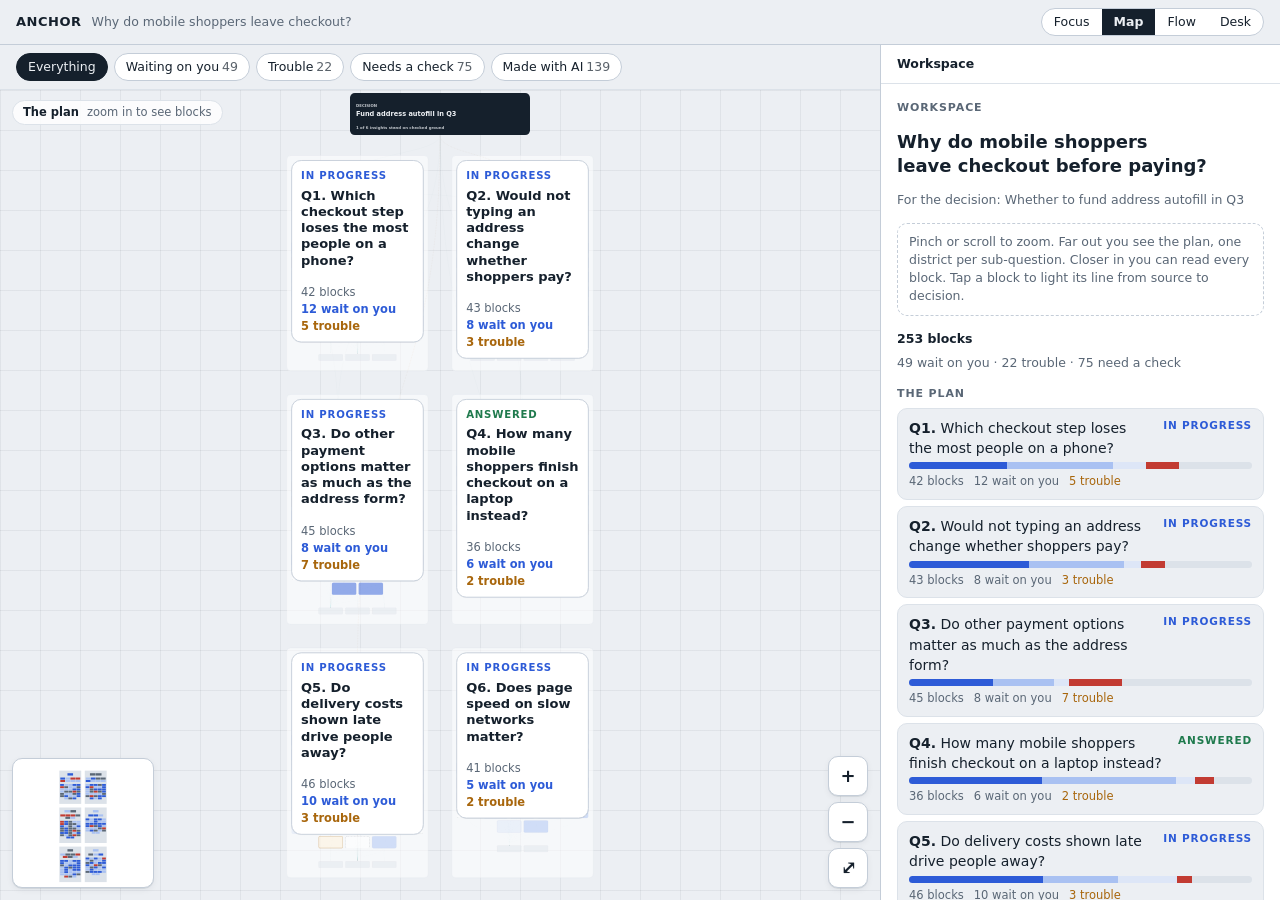
<file: prototypes/workspace-scale/map.html>
<!doctype html>
<html lang="en">
<head>
<meta charset="utf-8">
<meta name="viewport" content="width=device-width, initial-scale=1, viewport-fit=cover">
<title>Zoom Map</title>
<link rel="stylesheet" href="shared.css">
<style>
  /* Zoom Map: the whole workspace is one map you pinch and pan. Far away you
     read the plan: one district per sub-question, with how checked it is and
     where the trouble is. Closer in, blocks become tiles, then readable cards.
     Tap a block to light its line from source to decision. */
  .app { height: 100%; display: grid; grid-template-rows: auto auto minmax(0, 1fr); grid-template-columns: minmax(0, 1fr) var(--panel); }
  .bar { grid-column: 1 / -1; }
  .tools { grid-column: 1; display: flex; align-items: center; gap: 8px; padding: 8px 16px; border-bottom: 1px solid var(--line-soft); min-width: 0; }
  .tools .chips { flex: 1; min-width: 0; }
  .stage { grid-column: 1; position: relative; overflow: hidden; touch-action: none; background:
      linear-gradient(var(--grid) 1px, transparent 1px) 0 0 / 40px 40px,
      linear-gradient(90deg, var(--grid) 1px, transparent 1px) 0 0 / 40px 40px, var(--bg); cursor: grab; }
  .stage.dragging { cursor: grabbing; }
  .panel { grid-column: 2; grid-row: 2 / 4; }
  @media (max-width: 899px) {
    .app { grid-template-columns: minmax(0, 1fr); }
    .panel { height: 56%; }
  }

  .world { position: absolute; left: 0; top: 0; transform-origin: 0 0; will-change: transform; }
  .world svg { position: absolute; left: 0; top: 0; overflow: visible; pointer-events: none; }

  /* Districts, one per sub-question */
  .district { position: absolute; border-radius: 28px; background: color-mix(in srgb, var(--surface) 55%, transparent); border: 2px solid var(--line-soft); }
  .district h3 { position: absolute; left: 28px; top: 22px; right: 28px; font-size: 26px; line-height: 1.2; font-weight: 800; letter-spacing: -.01em; }
  .district h3 .qn { font-family: var(--f-mono); font-weight: 600; color: var(--muted); margin-right: 10px; }
  .district .lvl-lbl { position: absolute; left: 28px; font-size: 13px; letter-spacing: .1em; text-transform: uppercase; color: var(--muted); font-weight: 700; }
  /* The far label: drawn at screen size whatever the zoom */
  .far-lbl { position: absolute; left: 30px; right: 30px; top: 30px; z-index: 3; font-size: calc(13px * var(--iz)); line-height: 1.3; background: var(--surface); border: calc(1px * var(--iz)) solid var(--line); border-radius: calc(10px * var(--iz)); padding: calc(8px * var(--iz)) calc(9px * var(--iz)); box-shadow: var(--shadow); display: none; flex-direction: column; gap: calc(5px * var(--iz)); text-align: left; color: var(--ink); pointer-events: auto; }
  .world.far .district h3, .world.far .lvl-lbl { visibility: hidden; }
  .world.far .far-lbl { display: flex; }
  .far-lbl b { font-size: 1em; line-height: 1.25; }
  .far-lbl .bars { height: calc(6px * var(--iz)); border-radius: calc(3px * var(--iz)); }
  .far-lbl .st { font-size: .78em; }
  .far-lbl .meta { display: flex; flex-wrap: wrap; gap: .2em .8em; font-size: .88em; color: var(--muted); }
  .far-lbl .meta .t { color: var(--amber); font-weight: 600; }
  .far-lbl .meta .w { color: var(--accent); font-weight: 600; }
  .bars { display: flex; height: 7px; border-radius: 4px; overflow: hidden; background: var(--line-soft); }
  .bars i { display: block; height: 100%; }
  .st { font-size: 10.5px; text-transform: uppercase; letter-spacing: .08em; font-weight: 700; }
  .st.Answered { color: var(--green); }
  .st.Open { color: var(--muted); }
  .st.In { color: var(--accent); }

  /* Cards */
  .card { position: absolute; border-radius: 10px; padding: 9px 10px; border: 1.5px solid color-mix(in srgb, var(--accent) 30%, var(--line)); background: var(--surface); color: var(--ink); text-align: left; font-size: 13px; line-height: 1.3; display: flex; flex-direction: column; gap: 6px; overflow: hidden; transition: opacity .15s; }
  .card .t { display: -webkit-box; -webkit-line-clamp: 3; -webkit-box-orient: vertical; overflow: hidden; }
  .card .m { display: flex; gap: 5px; align-items: center; margin-top: auto; font-size: 11px; color: var(--muted); }
  .card.insight { font-weight: 650; font-size: 14.5px; border-radius: 12px; }
  .card.source { background: var(--stone); border: 1px solid var(--line); font-size: 12px; font-weight: 600; border-radius: 6px; }
  .card.decision { background: var(--ink); color: var(--bg); border: 0; font-size: 22px; font-weight: 800; padding: 16px 20px; border-radius: 16px; justify-content: center; }
  .card.decision .m { color: var(--bg); opacity: .8; font-size: 13px; }
  .card.s-needs_check { border: 2px dashed var(--muted); }
  .card.s-checked_by_owner { background: var(--fill-owner); }
  .card.s-checked_by_peers { background: var(--fill-peers); }
  .card.s-checked_by_sme { background: var(--fill-sme); color: var(--on-sme); border-color: var(--fill-sme); }
  .card.s-checked_by_sme .m { color: var(--on-sme); opacity: .85; }
  .card.s-needs_changes { border: 3px solid var(--amber); background: var(--amber-bg); }
  .card.s-disagreement { border: 3px solid var(--red); background: var(--red-bg); }
  .card.nothing { border: 3px dashed var(--amber); }
  .card.glow { box-shadow: 0 0 0 3px var(--glow), 0 0 22px color-mix(in srgb, var(--glow) 50%, transparent); }
  .card.sel { outline: 4px solid var(--accent); outline-offset: 3px; }
  .world.mid .card:not(.decision) .t, .world.mid .card:not(.decision) .m, .world.far .card:not(.decision) .t, .world.far .card:not(.decision) .m { visibility: hidden; }
  .world.far .card:not(.decision) { opacity: .5; }
  .world.far .card.decision { transform: scale(calc(var(--iz) * .3)); transform-origin: 50% 100%; }
  /* Pins: trouble and what waits on you, readable from far away */
  .pin { position: absolute; top: 4px; right: 4px; width: 18px; height: 18px; border-radius: 50%; display: none; place-items: center; font-size: 11px; font-weight: 800; transform: scale(var(--iz)); transform-origin: 100% 0; color: var(--on-sme); box-shadow: 0 1px 3px rgba(0,0,0,.3); }
  .pin.trouble { background: var(--red); }
  .pin.waits { background: var(--accent); color: var(--on-accent); }
  .world.mid .pin { display: grid; transform: scale(calc(var(--iz) * .6)); }

  /* Filtering and tracing */
  .world.filtering .card:not(.match):not(.decision) { opacity: .13; }
  .world.filtering .card:not(.match) .pin { display: none; }
  .world.tracing .card:not(.near) { opacity: .12; }
  .world.tracing .far-lbl { display: none; }
  .world.far.tracing .card.near { opacity: 1; }
  .world.tracing .card:not(.near) .pin { display: none; }
  .wire { fill: none; stroke: var(--muted); stroke-width: 1.6; opacity: .22; }
  .wire.src { stroke-dasharray: 3 4; opacity: .16; }
  .wire.weak { stroke: var(--amber); stroke-dasharray: 6 5; opacity: .45; }
  .world.far .wire { opacity: .08; }
  .world.far .wire.weak { opacity: .2; }
  .world.tracing .wire { opacity: .03; }
  .world.tracing .wire.hot { opacity: 1; stroke: var(--accent); stroke-width: calc(2.6px * var(--iz-wire)); stroke-dasharray: none; }
  .world.tracing .wire.hot.weak { stroke: var(--amber); stroke-dasharray: 8 6; }

  /* Floating controls */
  .zoomctl { position: absolute; right: 12px; bottom: 12px; display: flex; flex-direction: column; gap: 6px; z-index: 5; }
  .zoomctl button { width: 40px; height: 40px; border-radius: 10px; border: 1px solid var(--line); background: var(--surface); box-shadow: var(--shadow); font-size: 18px; font-weight: 600; }
  .mini { position: absolute; left: 12px; bottom: 12px; z-index: 5; background: var(--surface); border: 1px solid var(--line); border-radius: 10px; box-shadow: var(--shadow); padding: 4px; }
  .mini canvas { display: block; width: 132px; height: 120px; }
  .zoomlvl { position: absolute; left: 12px; top: 10px; z-index: 5; font-size: 11.5px; color: var(--muted); background: color-mix(in srgb, var(--surface) 85%, transparent); border: 1px solid var(--line-soft); border-radius: 999px; padding: 3px 10px; display: flex; gap: 8px; align-items: center; }
  .zoomlvl i { font-style: normal; color: var(--ink); font-weight: 600; }
  .walk { position: absolute; left: 50%; transform: translateX(-50%); top: 10px; z-index: 6; display: flex; align-items: center; gap: 2px; background: var(--ink); color: var(--bg); border-radius: 999px; padding: 3px; box-shadow: var(--lift); font-size: 13px; }
  .walk button { border: 0; background: none; color: var(--bg); padding: 6px 12px; border-radius: 999px; font-weight: 600; }
  .walk button:hover { background: color-mix(in srgb, var(--bg) 15%, transparent); }
  .walk .c { font-variant-numeric: tabular-nums; padding: 0 6px; opacity: .85; white-space: nowrap; }
  @media (max-width: 899px) {
    .zoomlvl { display: none; }
    .mini canvas { width: 96px; height: 88px; }
    body.sheet-open .zoomctl, body.sheet-open .mini, body.far .mini { display: none; }
  }

  /* Overview in the panel */
  .ov { display: flex; flex-direction: column; gap: 14px; }
  .ov h1 { font-size: 18px; line-height: 1.3; }
  .qrow { display: grid; grid-template-columns: minmax(0, 1fr) auto; gap: 4px 10px; text-align: left; border: 1px solid var(--line-soft); background: var(--bg); border-radius: 10px; padding: 9px 11px; width: 100%; color: var(--ink); }
  .qrow .bars { grid-column: 1 / -1; }
  .qrow .meta { grid-column: 1 / -1; font-size: 11.5px; color: var(--muted); display: flex; gap: 10px; flex-wrap: wrap; }
  .key { display: flex; flex-wrap: wrap; gap: 6px 14px; font-size: 12px; color: var(--muted); align-items: center; }
  .key span { display: inline-flex; gap: 5px; align-items: center; }
  .hint { font-size: 12.5px; color: var(--muted); border: 1px dashed var(--line); border-radius: 10px; padding: 9px 11px; }
</style>
</head>
<body>
<div class="app">
  <header class="bar">
    <span class="brand"><a href="index.html">ANCHOR</a></span>
    <span class="wsname">Why do mobile shoppers leave checkout?</span>
    <nav class="protos" aria-label="Prototypes"><a href="focus.html">Focus</a><a href="map.html" aria-current="page">Map</a><a href="flow.html">Flow</a><a href="desk.html">Desk</a></nav>
  </header>
  <div class="tools">
    <div class="chips" id="lenses" role="group" aria-label="Show"></div>
  </div>
  <main class="stage" id="stage" aria-label="Workspace map">
    <div class="world" id="world"></div>
    <div class="walk" id="walk" hidden></div>
    <div class="zoomlvl" id="zoomlvl"></div>
    <div class="mini"><canvas id="mini" width="264" height="240" aria-label="Where you are on the map"></canvas></div>
    <div class="zoomctl">
      <button type="button" id="zin" aria-label="Zoom in">+</button>
      <button type="button" id="zout" aria-label="Zoom out">−</button>
      <button type="button" id="zfit" aria-label="See everything" title="See everything">⤢</button>
    </div>
  </main>
  <aside class="panel" id="panel" aria-label="Detail">
    <div class="panel-top"><button type="button" class="handle" id="handle" aria-label="Make bigger or smaller"></button><div class="trail" id="trail"></div><button type="button" class="iconbtn" id="fitline" title="Fit this line on screen" hidden>⤢ Line</button><button type="button" class="iconbtn" id="close" aria-label="Close">×</button></div>
    <div class="panel-body" id="pbody"></div>
  </aside>
</div>
<script src="data.js"></script>
<script>
"use strict";
const A = window.ANCHOR, ws = A.build("big"), esc = A.esc;
const $ = id => document.getElementById(id);
const S = { z: 1, x: 0, y: 0, sel: null, trail: [], lens: "all", walkIdx: -1, pending: {} };
const FAR = 0.26, NEAR = 0.55;
const mobile = () => matchMedia("(max-width: 899px)").matches;

// ---------- Layout: districts in a grid, rows inside each from insights down to sources ----------
const SIZE = { insight: [250, 104], finding: [210, 92], observation: [168, 84], source: [168, 46] };
const PER = { insight: 4, finding: 4, observation: 5, source: 5 };
const GAP = 16, ROWGAP = 64, PAD = 36, HEAD = 92, DW = 5 * (168 + GAP) - GAP + PAD * 2;
const pos = new Map();      // id -> {x, y, w, h}
const districts = [];
function layout() {
  const r0 = $("stage").getBoundingClientRect();
  const cols = r0.width > r0.height * 1.15 ? 3 : 2, colGap = 160, rowGap = 160;
  const top = 340;
  const heights = [];
  ws.questions.forEach((q, i) => {
    const items = { insight: [], finding: [], observation: [], source: [] };
    ws.blocks.filter(b => b.q === q.id).forEach(b => items[b.level].push(b));
    items.source = ws.sources.filter(s => s.q === q.id);
    let y = HEAD; const local = [];
    const labels = [];
    ["insight", "finding", "observation", "source"].forEach(lvl => {
      const list = items[lvl], [w, h] = SIZE[lvl], per = PER[lvl];
      labels.push([lvl, y]);
      y += 24;
      for (let r = 0; r * per < list.length; r++) {
        const row = list.slice(r * per, r * per + per);
        const rowW = row.length * (w + GAP) - GAP;
        row.forEach((b, k) => local.push([b.id, PAD + (DW - PAD * 2 - rowW) / 2 + k * (w + GAP), y, w, h]));
        y += h + GAP;
      }
      y += ROWGAP - GAP;
    });
    heights.push(y);
    districts.push({ q, local, labels, h: y + 6 });
  });
  const rowH = [];
  districts.forEach((d, i) => { const r = Math.floor(i / cols); rowH[r] = Math.max(rowH[r] || 0, d.h); });
  districts.forEach((d, i) => {
    const r = Math.floor(i / cols), c = i % cols;
    d.x = c * (DW + colGap); d.y = top + rowH.slice(0, r).reduce((a, b) => a + b + rowGap, 0); d.w = DW;
    d.h = rowH[r];
    d.local.forEach(([id, x, y, w, h]) => pos.set(id, { x: d.x + x, y: d.y + y, w, h }));
  });
  const worldW = cols * DW + (cols - 1) * colGap;
  pos.set("D", { x: worldW / 2 - 300, y: 60, w: 600, h: 140 });
  S.worldW = worldW; S.worldH = Math.max(...districts.map(d => d.y + d.h)) + 40;
}

// ---------- Draw ----------
function mkCard(b) {
  const p = pos.get(b.id), el = document.createElement("button");
  el.type = "button"; el.className = "card"; el.dataset.id = b.id;
  Object.assign(el.style, { left: p.x + "px", top: p.y + "px", width: p.w + "px", height: p.h + "px" });
  return el;
}
function paintCard(el) {
  const b = ws.get(el.dataset.id);
  if (b.level === "source") {
    el.className = "card source";
    el.innerHTML = `<span class="t">${esc(b.title)}</span>`;
    return;
  }
  if (b.level === "decision") {
    const ready = b.on.filter(id => { const x = ws.get(id); return !ws.unchecked(x) && !ws.weakBelow(x).length; }).length;
    el.className = "card decision";
    el.innerHTML = `<span class="m">DECISION</span><span>${esc(b.text)}</span><span class="m">${ready} of ${b.on.length} insights stand on checked ground</span>`;
    return;
  }
  const s = ws.state(b);
  el.className = `card ${b.level} s-${s}${ws.glow(b) ? " glow" : ""}${ws.restsOnNothing(b) ? " nothing" : ""}`;
  const pin = ws.trouble(b) ? `<span class="pin trouble">!</span>` : ws.waits(b) ? `<span class="pin waits">•</span>` : "";
  el.innerHTML = `${pin}<span class="t">${esc(b.text)}</span><span class="m">${A.shape(b.level)}#${b.n}${b.ai ? " " + A.aiTag(b) : ""}<span class="grow"></span>${A.troubleTags(ws, b)}</span>`;
}
function stats(list) {
  const c = { sme: 0, peers: 0, owner: 0, none: 0, bad: 0 };
  list.forEach(b => { const s = ws.state(b); if (s === "checked_by_sme") c.sme++; else if (s === "checked_by_peers") c.peers++; else if (s === "checked_by_owner") c.owner++; else if (s === "needs_check") c.none++; else c.bad++; });
  return c;
}
function barsHtml(list) {
  const c = stats(list), t = list.length || 1;
  const seg = (n, color) => n ? `<i style="width:${(n / t * 100).toFixed(1)}%;background:${color}"></i>` : "";
  return `<div class="bars" title="How far checked">${seg(c.sme, "var(--fill-sme)")}${seg(c.peers, "var(--fill-peers)")}${seg(c.owner, "var(--fill-owner)")}${seg(c.bad, "var(--red)")}</div>`;
}
function farLabel(d) {
  const list = ws.blocks.filter(b => b.q === d.q.id), c = ws.counts(list), st = ws.questionState(d.q.id);
  return `<span class="st ${st.split(" ")[0]}">${st}</span><b>Q${d.q.n}. ${esc(d.q.text)}</b>${barsHtml(list)}
    <span class="meta"><span>${list.length} blocks</span>${c.waits ? `<span class="w">${c.waits} wait on you</span>` : ""}${c.trouble ? `<span class="t">${c.trouble} trouble</span>` : ""}</span>`;
}
let svg;
function draw() {
  const world = $("world");
  world.innerHTML = "";
  world.style.width = S.worldW + "px"; world.style.height = S.worldH + "px";
  districts.forEach(d => {
    const el = document.createElement("div");
    el.className = "district";
    Object.assign(el.style, { left: d.x + "px", top: d.y + "px", width: d.w + "px", height: d.h + "px" });
    el.innerHTML = `<h3><span class="qn">Q${d.q.n}</span>${esc(d.q.text)}</h3>` +
      d.labels.map(([l, y]) => `<span class="lvl-lbl" style="top:${y}px">${l === "source" ? "Sources" : A.LEVEL[l] + "s"}</span>`).join("") +
      `<button type="button" class="far-lbl" data-q="${d.q.id}"></button>`;
    world.appendChild(el);
  });
  svg = document.createElementNS("http://www.w3.org/2000/svg", "svg");
  svg.setAttribute("width", S.worldW); svg.setAttribute("height", S.worldH);
  world.appendChild(svg);
  [ws.decision, ...ws.blocks, ...ws.sources].forEach(b => world.appendChild(mkCard(b)));
  repaint();
}
function wires() {
  let h = "";
  [ws.decision, ...ws.blocks].forEach(b => {
    const to = pos.get(b.id);
    [...(b.on || []), ...(b.src || [])].forEach(id => {
      const from = pos.get(id), c = ws.get(id);
      const x1 = from.x + from.w / 2, y1 = from.y, x2 = to.x + to.w / 2, y2 = to.y + to.h;
      const my = (y1 + y2) / 2;
      const cls = c.level === "source" ? "src" : ws.unchecked(c) ? "weak" : "";
      h += `<path class="wire ${cls}" data-a="${id}" data-b="${b.id}" d="M${x1},${y1} C${x1},${my} ${x2},${my} ${x2},${y2}"/>`;
    });
  });
  svg.innerHTML = h;
}
function repaint() {
  document.querySelectorAll(".card").forEach(paintCard);
  districts.forEach(d => { const el = document.querySelector(`.far-lbl[data-q="${d.q.id}"]`); el.innerHTML = farLabel(d); });
  wires();
  applyLens(); applyTrace();
}

// ---------- Lenses: what to show ----------
const LENSES = [
  ["all", "Everything", () => true],
  ["waits", "Waiting on you", b => !!ws.waits(b)],
  ["trouble", "Trouble", b => ws.trouble(b)],
  ["unchecked", "Needs a check", b => ws.unchecked(b)],
  ["ai", "Made with AI", b => b.ai],
];
function lensFn() { return LENSES.find(l => l[0] === S.lens)[2]; }
function matches() {
  const f = lensFn();
  const order = ["insight", "finding", "observation"];
  return ws.blocks.filter(f).sort((a, b) => a.q.localeCompare(b.q) || order.indexOf(a.level) - order.indexOf(b.level) || a.n - b.n);
}
function renderLenses() {
  $("lenses").innerHTML = LENSES.map(([k, l, f]) => `<button type="button" data-lens="${k}" aria-pressed="${S.lens === k}">${l}${k === "all" ? "" : `<span class="n">${ws.blocks.filter(f).length}</span>`}</button>`).join("");
}
function applyLens() {
  const world = $("world"), f = lensFn();
  world.classList.toggle("filtering", S.lens !== "all");
  document.querySelectorAll(".card").forEach(el => { const b = ws.get(el.dataset.id); el.classList.toggle("match", b.level !== "source" && b.level !== "decision" && f(b)); });
  const list = matches();
  const walk = $("walk");
  walk.hidden = S.lens === "all" || !list.length;
  if (!walk.hidden) {
    const i = list.findIndex(b => b.id === S.sel);
    walk.innerHTML = `<button type="button" id="wprev" aria-label="Previous">‹</button><span class="c">${i >= 0 ? `${i + 1} of ${list.length}` : `${list.length} to look at`}</span><button type="button" id="wnext">${i >= 0 ? "Next ›" : "Start ›"}</button>`;
  }
}
function walkTo(dir) {
  const list = matches(); if (!list.length) return;
  let i = list.findIndex(b => b.id === S.sel);
  i = i < 0 ? 0 : (i + dir + list.length) % list.length;
  select(list[i].id, { fly: true, fresh: true });
}

// ---------- Tracing a line ----------
function applyTrace() {
  const world = $("world");
  world.classList.toggle("tracing", !!S.sel);
  document.querySelectorAll(".card.sel").forEach(el => el.classList.remove("sel"));
  if (!S.sel) return;
  const line = ws.lineage(S.sel);
  document.querySelectorAll(".card").forEach(el => el.classList.toggle("near", line.has(el.dataset.id)));
  const el = document.querySelector(`.card[data-id="${S.sel}"]`); if (el) el.classList.add("sel");
  svg.querySelectorAll(".wire").forEach(w => w.classList.toggle("hot", line.has(w.dataset.a) && line.has(w.dataset.b)));
}

// ---------- Camera ----------
function setCam(z, x, y) {
  S.z = Math.min(2.2, Math.max(minZ(), z)); S.x = x; S.y = y;
  const world = $("world");
  world.style.transform = `translate(${S.x}px, ${S.y}px) scale(${S.z})`;
  world.style.setProperty("--iz", 1 / S.z);
  world.style.setProperty("--iz-wire", Math.max(1, 1 / S.z * .5));
  world.classList.toggle("far", S.z < FAR);
  document.body.classList.toggle("far", S.z < FAR);
  world.classList.toggle("mid", S.z >= FAR && S.z < NEAR);
  $("zoomlvl").innerHTML = S.z < FAR ? `<i>The plan</i> zoom in to see blocks` : S.z < NEAR ? `<i>Blocks</i> zoom in to read` : `<i>Reading</i> zoom out for the plan`;
  drawMini();
}
function view() {
  const r = $("stage").getBoundingClientRect();
  // On a phone the sheet covers the bottom of the map.
  const cover = mobile() && !$("panel").classList.contains("closed") ? $("panel").getBoundingClientRect().height - (innerHeight - r.bottom) : 0;
  return { w: r.width, h: Math.max(120, r.height - Math.max(0, cover)), left: r.left, top: r.top };
}
function minZ() { const v = view(); return Math.min(0.12, Math.min(v.w / S.worldW, v.h / S.worldH) * 0.9); }
function fitBox(x, y, w, h, pad = 40, maxZ = 1.1) {
  const v = view();
  const z = Math.min(maxZ, (v.w - pad * 2) / w, (v.h - pad * 2) / h);
  return [z, v.w / 2 - (x + w / 2) * z, v.h / 2 - (y + h / 2) * z];
}
let anim;
function fly(target, ms = 420) {
  cancelAnimationFrame(anim);
  if (matchMedia("(prefers-reduced-motion: reduce)").matches) { setCam(...target); return; }
  const from = [S.z, S.x, S.y], t0 = performance.now();
  const ease = t => t < .5 ? 4 * t * t * t : 1 - Math.pow(-2 * t + 2, 3) / 2;
  const step = now => {
    const t = Math.min(1, (now - t0) / ms), e = ease(t);
    // zoom in log space so it feels even
    const z = Math.exp(Math.log(from[0]) + (Math.log(target[0]) - Math.log(from[0])) * e);
    const k = (z - from[0]) / ((target[0] - from[0]) || 1);
    const ke = Math.abs(target[0] - from[0]) < 1e-4 ? e : k;
    setCam(z, from[1] + (target[1] - from[1]) * ke, from[2] + (target[2] - from[2]) * ke);
    if (t < 1) anim = requestAnimationFrame(step);
  };
  anim = requestAnimationFrame(step);
}
function fitAll(animate = true) { const t = fitBox(0, 0, S.worldW, S.worldH, 16, 1); animate ? fly(t) : setCam(...t); }
function flyToBlock(id) { const p = pos.get(id); fly(fitBox(p.x - 200, p.y - 160, p.w + 400, p.h + 320, 20, 1)); }
function flyToLine(id) {
  const line = [...ws.lineage(id)].map(x => pos.get(x)).filter(Boolean);
  const x0 = Math.min(...line.map(p => p.x)), y0 = Math.min(...line.map(p => p.y));
  const x1 = Math.max(...line.map(p => p.x + p.w)), y1 = Math.max(...line.map(p => p.y + p.h));
  fly(fitBox(x0, y0, x1 - x0, y1 - y0, 24, 1));
}
function zoomAt(f, cx, cy) {
  const z = Math.min(2.2, Math.max(minZ(), S.z * f));
  const k = z / S.z;
  setCam(z, cx - (cx - S.x) * k, cy - (cy - S.y) * k);
}

// ---------- Minimap ----------
function drawMini() {
  const c = $("mini"), g = c.getContext("2d"), W = c.width, H = c.height;
  const css = getComputedStyle(document.documentElement);
  const col = n => css.getPropertyValue(n).trim();
  const k = Math.min(W / S.worldW, H / S.worldH), ox = (W - S.worldW * k) / 2, oy = (H - S.worldH * k) / 2;
  g.clearRect(0, 0, W, H);
  districts.forEach(d => {
    g.fillStyle = col("--line-soft"); g.fillRect(ox + d.x * k, oy + d.y * k, d.w * k, d.h * k);
  });
  ws.blocks.forEach(b => {
    const p = pos.get(b.id), s = ws.state(b);
    g.fillStyle = ws.trouble(b) ? col("--red") : s === "needs_check" ? col("--muted") : s === "checked_by_sme" ? col("--fill-sme") : col("--fill-peers");
    if (S.lens !== "all" && !lensFn()(b)) g.globalAlpha = .15;
    g.fillRect(ox + p.x * k, oy + p.y * k, Math.max(2, p.w * k), Math.max(2, p.h * k));
    g.globalAlpha = 1;
  });
  const v = view();
  g.strokeStyle = col("--accent"); g.lineWidth = 3;
  g.strokeRect(ox + (-S.x / S.z) * k, oy + (-S.y / S.z) * k, (v.w / S.z) * k, (v.h / S.z) * k);
  drawMini.map = { k, ox, oy };
}
$("mini").addEventListener("click", e => {
  const r = $("mini").getBoundingClientRect(), m = drawMini.map;
  const wx = ((e.clientX - r.left) * ($("mini").width / r.width) - m.ox) / m.k;
  const wy = ((e.clientY - r.top) * ($("mini").height / r.height) - m.oy) / m.k;
  const v = view(), z = Math.max(S.z, NEAR);
  fly([z, v.w / 2 - wx * z, v.h / 2 - wy * z]);
});

// ---------- Panel ----------
function select(id, { fly: doFly = false, fresh = false, line = false } = {}) {
  if (fresh || !S.sel) S.trail = [];
  if (id && S.trail[S.trail.length - 1] !== id) S.trail.push(id);
  S.sel = id; S.pending = {};
  openPanel(!!id);
  renderPanel(); applyTrace(); applyLens();
  if (id && doFly) line ? flyToLine(id) : flyToBlock(id);
}
function openPanel(open) {
  $("panel").classList.toggle("closed", mobile() && !open);
  document.body.classList.toggle("sheet-open", mobile() && open);
  if (!open) $("panel").classList.remove("full");
}
function renderPanel() {
  $("fitline").hidden = !S.sel;
  $("close").hidden = !S.sel && !mobile();
  if (!S.sel) {
    $("trail").innerHTML = `<span class="here">Workspace</span>`;
    $("pbody").innerHTML = overview();
    return;
  }
  $("trail").innerHTML = [`<button type="button" data-trail="-1">Workspace</button>`, ...S.trail.map((id, i) => {
    const b = ws.get(id), lbl = b.level === "decision" ? "Decision" : b.level === "source" ? "Source" : `${A.LEVEL[b.level]} #${b.n}`;
    return i === S.trail.length - 1 ? `<span class="here">${lbl}</span>` : `<button type="button" data-trail="${i}">${lbl}</button>`;
  })].join(`<span class="sep">›</span>`);
  $("pbody").innerHTML = A.detail(ws, S.sel, { pending: S.pending });
}
function overview() {
  const c = ws.counts();
  return `<div class="ov">
    <div class="eyebrow">Workspace</div>
    <h1>${esc(ws.question)}</h1>
    <div class="small muted">For the decision: ${esc(ws.decisionText)}</div>
    <div class="hint">Pinch or scroll to zoom. Far out you see the plan, one district per sub-question. Closer in you can read every block. Tap a block to light its line from source to decision.</div>
    <div class="row small"><b>${c.total} blocks</b><span class="muted">${c.waits} wait on you · ${c.trouble} trouble · ${c.unchecked} need a check</span></div>
    <div class="sect"><h3>The plan</h3>${districts.map(d => {
      const list = ws.blocks.filter(b => b.q === d.q.id), cc = ws.counts(list), st = ws.questionState(d.q.id);
      return `<button type="button" class="qrow" data-q="${d.q.id}"><span><b>Q${d.q.n}.</b> ${esc(d.q.text)}</span><span class="st ${st.split(" ")[0]}">${st}</span>${barsHtml(list)}<span class="meta"><span>${list.length} blocks</span>${cc.waits ? `<span>${cc.waits} wait on you</span>` : ""}${cc.trouble ? `<span class="warn">${cc.trouble} trouble</span>` : ""}</span></button>`;
    }).join("")}</div>
    <div class="sect"><h3>How to read it</h3><div class="key">
      <span><span class="sq s-needs_check"></span>Needs a check</span><span><span class="sq s-checked_by_owner"></span>Owner</span><span><span class="sq s-checked_by_peers"></span>Peers</span><span><span class="sq s-checked_by_sme"></span>SME</span>
      <span><span class="sq s-needs_changes"></span>Needs changes</span><span><span class="sq s-disagreement"></span>Disagree</span>
      <span><span class="pin-k" style="width:12px;height:12px;border-radius:50%;background:var(--red);display:inline-block"></span>Trouble</span>
      <span><span style="width:12px;height:12px;border-radius:50%;background:var(--accent);display:inline-block"></span>Waits on you</span>
    </div></div>
  </div>`;
}
A.wireDetail($("pbody"), ws, () => S.sel,
  pend => { S.pending = pend; renderPanel(); },
  id => { S.pending = {}; select(id, { fly: true }); },
  b => { A.toast(`Checked ${A.LEVEL[b.level].toLowerCase()} #${b.n}.`); repaint(); renderLenses(); renderPanel(); });
$("pbody").addEventListener("click", e => {
  const q = e.target.closest(".qrow[data-q]");
  if (q) { const d = districts.find(x => x.q.id === q.dataset.q); fly(fitBox(d.x, d.y, d.w, d.h, 12, 1)); }
});
$("trail").addEventListener("click", e => {
  const t = e.target.closest("[data-trail]"); if (!t) return;
  const i = +t.dataset.trail;
  if (i < 0) { S.trail = []; select(null); return; }
  S.trail = S.trail.slice(0, i + 1); S.sel = S.trail[i]; S.pending = {};
  renderPanel(); applyTrace(); applyLens(); flyToBlock(S.sel);
});
$("close").addEventListener("click", () => { S.trail = []; select(null); });
$("fitline").addEventListener("click", () => S.sel && flyToLine(S.sel));
$("handle").addEventListener("click", () => $("panel").classList.toggle("full"));

// ---------- Gestures: drag to pan, pinch or wheel to zoom, tap to pick ----------
const pts = new Map(); let gesture = null, moved = 0, downAt = null;
const stage = $("stage");
stage.addEventListener("pointerdown", e => {
  if (e.target.closest(".zoomctl, .mini, .walk")) return;
  stage.setPointerCapture(e.pointerId);
  pts.set(e.pointerId, [e.clientX, e.clientY]);
  moved = 0; downAt = e.target;
  gesture = { cam: [S.z, S.x, S.y], pts: new Map([...pts].map(([k, v]) => [k, [...v]])) };
  cancelAnimationFrame(anim);
});
stage.addEventListener("pointermove", e => {
  if (!pts.has(e.pointerId)) return;
  const prev = pts.get(e.pointerId);
  moved += Math.abs(e.clientX - prev[0]) + Math.abs(e.clientY - prev[1]);
  pts.set(e.pointerId, [e.clientX, e.clientY]);
  const v = view();
  if (pts.size === 1) {
    if (moved > 6) stage.classList.add("dragging");
    const [[sx, sy]] = [...gesture.pts.values()], [cx, cy] = [e.clientX, e.clientY];
    setCam(gesture.cam[0], gesture.cam[1] + cx - sx, gesture.cam[2] + cy - sy);
  } else if (pts.size === 2) {
    const [a, b] = [...pts.values()], [a0, b0] = [...gesture.pts.values()];
    if (!b0) return;
    const d = Math.hypot(a[0] - b[0], a[1] - b[1]), d0 = Math.hypot(a0[0] - b0[0], a0[1] - b0[1]) || 1;
    const mx = (a[0] + b[0]) / 2 - v.left, my = (a[1] + b[1]) / 2 - v.top;
    const mx0 = (a0[0] + b0[0]) / 2 - v.left, my0 = (a0[1] + b0[1]) / 2 - v.top;
    const z = Math.min(2.2, Math.max(minZ(), gesture.cam[0] * d / d0)), k = z / gesture.cam[0];
    setCam(z, mx - (mx0 - gesture.cam[1]) * k, my - (my0 - gesture.cam[2]) * k);
  }
});
function endPointer(e) {
  if (!pts.has(e.pointerId)) return;
  pts.delete(e.pointerId);
  stage.classList.remove("dragging");
  if (pts.size === 0 && moved < 8 && downAt) tap(downAt, e);
  if (pts.size) { gesture = { cam: [S.z, S.x, S.y], pts: new Map([...pts].map(([k, v]) => [k, [...v]])) }; moved = 99; }
}
stage.addEventListener("pointerup", endPointer);
stage.addEventListener("pointercancel", e => { pts.delete(e.pointerId); stage.classList.remove("dragging"); });
let lastTap = 0;
function tap(target, e) {
  const far = target.closest(".far-lbl");
  if (far) { const d = districts.find(x => x.q.id === far.dataset.q); fly(fitBox(d.x, d.y, d.w, d.h, 12, 1)); return; }
  const card = target.closest(".card");
  if (card) {
    select(card.dataset.id, { fresh: true, fly: S.z < NEAR });
    return;
  }
  const now = performance.now();
  const v = view();
  if (now - lastTap < 320) { zoomAt(2, e.clientX - v.left, e.clientY - v.top); lastTap = 0; return; }
  lastTap = now;
  if (S.sel) { S.trail = []; select(null); }
}
stage.addEventListener("wheel", e => {
  e.preventDefault();
  const v = view();
  if (e.ctrlKey || Math.abs(e.deltaY) > Math.abs(e.deltaX) && !e.shiftKey && e.deltaMode === 0 && Math.abs(e.deltaY) >= 40 || e.deltaMode !== 0) {
    zoomAt(Math.exp(-e.deltaY * (e.ctrlKey ? 0.01 : 0.0022)), e.clientX - v.left, e.clientY - v.top);
  } else {
    setCam(S.z, S.x - e.deltaX, S.y - e.deltaY);
  }
}, { passive: false });
$("zin").addEventListener("click", () => { const v = view(); zoomAt(1.6, v.w / 2, v.h / 2); });
$("zout").addEventListener("click", () => { const v = view(); zoomAt(1 / 1.6, v.w / 2, v.h / 2); });
$("zfit").addEventListener("click", () => fitAll());
$("lenses").addEventListener("click", e => {
  const b = e.target.closest("[data-lens]"); if (!b) return;
  S.lens = b.dataset.lens; renderLenses(); applyLens(); drawMini();
});
$("walk").addEventListener("click", e => {
  if (e.target.closest("#wnext")) walkTo(1);
  if (e.target.closest("#wprev")) walkTo(-1);
});
document.addEventListener("keydown", e => {
  if (e.target.closest("textarea, input")) return;
  if (e.key === "Escape") { S.trail = []; select(null); }
  if (e.key === "j" || e.key === "ArrowRight" && S.lens !== "all") walkTo(1);
  if (e.key === "k" || e.key === "ArrowLeft" && S.lens !== "all") walkTo(-1);
  if (e.key === "0") fitAll();
});
addEventListener("resize", () => { openPanel(!!S.sel); drawMini(); });
matchMedia("(prefers-color-scheme: dark)").addEventListener("change", drawMini);

layout(); renderLenses(); draw(); openPanel(false); renderPanel();
requestAnimationFrame(() => fitAll(false));
// Deep links for screenshots: #waits, #trace, #read
const h = location.hash.slice(1);
if (h === "waits" || h === "trouble") { S.lens = h; renderLenses(); applyLens(); setTimeout(() => walkTo(1), 50); }
if (h === "trace") setTimeout(() => { const b = ws.blocks.find(x => x.key === "q1.i0"); select(b.id, { fly: true, line: true }); }, 50);
if (h === "read") setTimeout(() => { const d = districts[0]; setCam(...fitBox(d.x, d.y + 300, d.w * .62, 520, 0, 1)); }, 50);
</script>
</body>
</html>
</file>
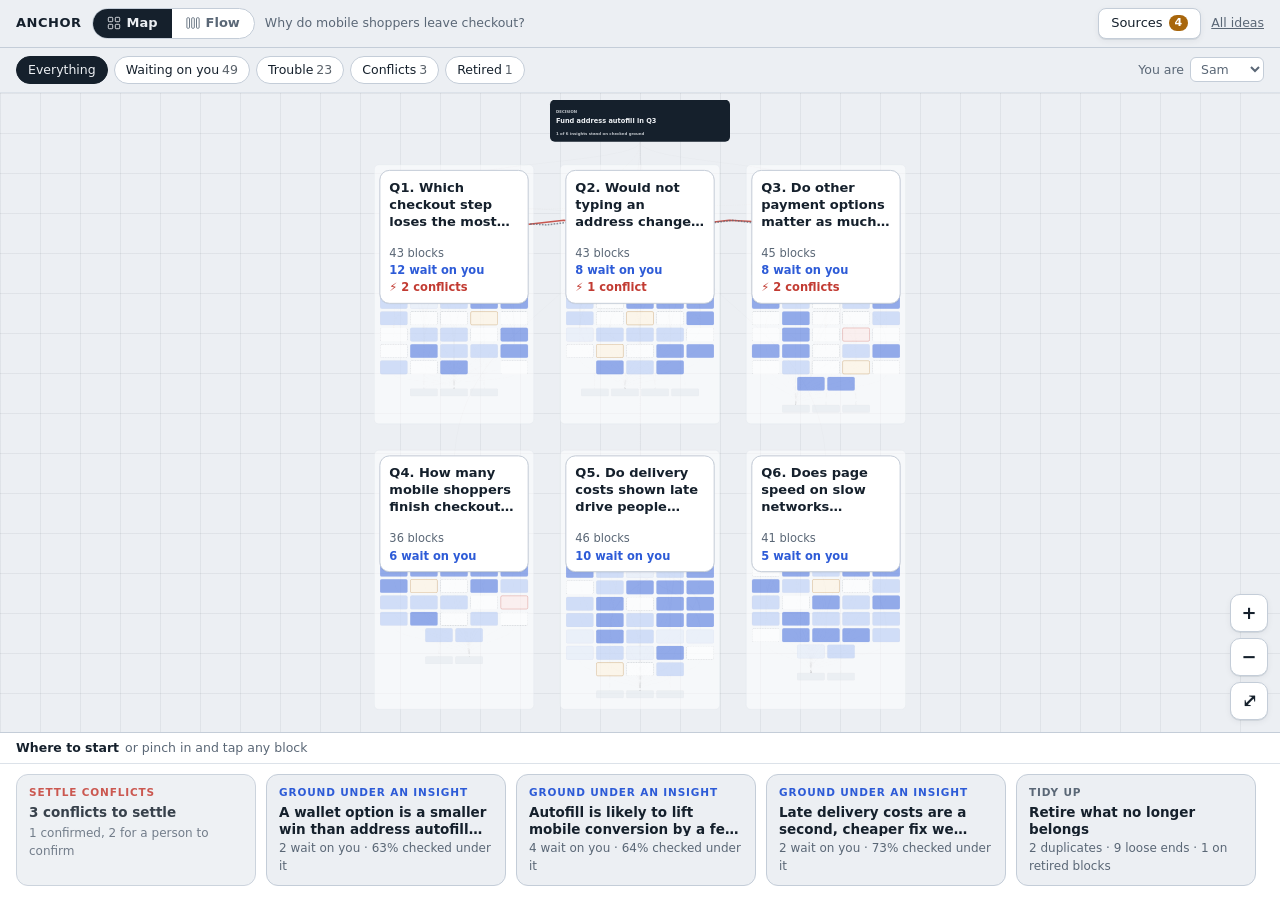
<file: prototypes/workspace-scale/workbench.html>
<!doctype html>
<html lang="en">
<head>
<meta charset="utf-8">
<meta name="viewport" content="width=device-width, initial-scale=1, viewport-fit=cover">
<title>ANCHOR Workbench</title>
<link rel="stylesheet" href="shared.css">
<style>
  /* Workbench: one workspace, two views you pick between. Map shows the
     whole shape: zoom from the plan down to single blocks. Flow shows the data
     moving left to right, from sources to the decision. Both share the same
     selection, trail, Go in sessions, conflicts, retiring, and sources. Sources
     are links with an exact spot, never pasted copies. */
  .app { height: 100%; display: grid; grid-template-rows: auto auto minmax(0, 1fr) auto; grid-template-columns: minmax(0, 1fr); }
  .app > .bar { grid-row: 1; } .app > .tools { grid-row: 2; } .app > .stage { grid-row: 3; } .app > .lens { grid-row: 4; min-width: 0; }
  .tools { display: flex; align-items: center; gap: 8px; padding: 8px 16px; border-bottom: 1px solid var(--line-soft); min-width: 0; }
  .tools .chips { flex: 1; min-width: 0; }
  .who { display: inline-flex; gap: 6px; align-items: center; font-size: 12.5px; color: var(--muted); flex: none; }
  .who select { padding: 3px 6px; border-radius: 6px; border: 1px solid var(--line); background: var(--surface); }
  @media (max-width: 520px) { .who .lbl { display: none; } }
  .stage { position: relative; overflow: hidden; touch-action: none; cursor: grab; background:
      linear-gradient(var(--grid) 1px, transparent 1px) 0 0 / 40px 40px,
      linear-gradient(90deg, var(--grid) 1px, transparent 1px) 0 0 / 40px 40px, var(--bg); }
  .stage.dragging { cursor: grabbing; }

  /* The world (same as the Zoom Map) */
  .world { position: absolute; left: 0; top: 0; transform-origin: 0 0; will-change: transform; }
  .world svg { position: absolute; left: 0; top: 0; overflow: visible; pointer-events: none; }
  .district { position: absolute; border-radius: 28px; background: color-mix(in srgb, var(--surface) 55%, transparent); border: 2px solid var(--line-soft); }
  .district h3 { position: absolute; left: 28px; top: 22px; right: 28px; font-size: 26px; line-height: 1.2; font-weight: 800; }
  .district h3 .qn { font-family: var(--f-mono); font-weight: 600; color: var(--muted); margin-right: 10px; }
  .district .lvl-lbl { position: absolute; left: 28px; font-size: 13px; letter-spacing: .1em; text-transform: uppercase; color: var(--muted); font-weight: 700; }
  .far-lbl { position: absolute; left: 30px; right: 30px; top: 30px; z-index: 3; font-size: calc(13px * var(--iz)); line-height: 1.3; background: var(--surface); border: calc(1px * var(--iz)) solid var(--line); border-radius: calc(10px * var(--iz)); padding: calc(8px * var(--iz)) calc(9px * var(--iz)); box-shadow: var(--shadow); display: none; flex-direction: column; gap: calc(5px * var(--iz)); text-align: left; color: var(--ink); }
  .world.far .far-lbl { display: flex; }
  .world.far .district h3, .world.far .lvl-lbl { visibility: hidden; }
  .world.tracing .far-lbl, .world.zone .far-lbl { display: none; }
  .far-lbl b { font-size: 1em; display: -webkit-box; -webkit-line-clamp: 3; -webkit-box-orient: vertical; overflow: hidden; }
  .far-lbl .meta { display: flex; flex-wrap: wrap; gap: .2em .8em; font-size: .88em; color: var(--muted); }
  .far-lbl .meta .t { color: var(--red); font-weight: 600; }
  .far-lbl .meta .w { color: var(--accent); font-weight: 600; }
  .bars { display: flex; height: 7px; border-radius: 4px; overflow: hidden; background: var(--line-soft); }
  .far-lbl .bars { height: calc(6px * var(--iz)); }
  .bars i { display: block; height: 100%; }

  .card { position: absolute; border-radius: 10px; padding: 9px 10px; border: 1.5px solid color-mix(in srgb, var(--accent) 30%, var(--line)); background: var(--surface); color: var(--ink); text-align: left; font-size: 13px; line-height: 1.3; display: flex; flex-direction: column; gap: 6px; overflow: hidden; transition: opacity .2s; }
  .card .t { display: -webkit-box; -webkit-line-clamp: 3; -webkit-box-orient: vertical; overflow: hidden; }
  .card .m { display: flex; gap: 5px; align-items: center; margin-top: auto; font-size: 11px; color: var(--muted); }
  .card.insight { font-weight: 650; font-size: 14.5px; border-radius: 12px; }
  .card.source { background: var(--stone); border: 1px solid var(--line); font-size: 12px; font-weight: 600; border-radius: 6px; }
  .card.decision { background: var(--ink); color: var(--bg); border: 0; font-size: 22px; font-weight: 800; padding: 16px 20px; border-radius: 16px; justify-content: center; }
  .card.decision .m { color: var(--bg); opacity: .8; font-size: 13px; }
  .card.s-needs_check { border: 2px dashed var(--muted); }
  .card.s-checked_by_owner { background: var(--fill-owner); }
  .card.s-checked_by_peers { background: var(--fill-peers); }
  .card.s-checked_by_sme { background: var(--fill-sme); color: var(--on-sme); border-color: var(--fill-sme); }
  .card.s-checked_by_sme .m { color: var(--on-sme); opacity: .85; }
  .card.s-needs_changes { border: 3px solid var(--amber); background: var(--amber-bg); }
  .card.s-disagreement { border: 3px solid var(--red); background: var(--red-bg); }
  .card.s-retired { background: repeating-linear-gradient(135deg, var(--line-soft) 0 6px, var(--surface) 6px 12px); border: 1.5px dashed var(--line); color: var(--muted); }
  .card.s-retired .t { text-decoration: line-through; }
  .world:not(.show-retired) .card.s-retired { display: none; }
  .world:not(.show-retired) .wire.from-retired { display: none; }
  .card.glow { box-shadow: 0 0 0 3px var(--glow), 0 0 22px color-mix(in srgb, var(--glow) 50%, transparent); }
  .card.sel { outline: 4px solid var(--accent); outline-offset: 3px; }
  .card.visited::after { content: ""; position: absolute; left: 6px; top: 6px; width: 8px; height: 8px; border-radius: 50%; background: var(--accent); }
  .world.mid .card:not(.decision) .t, .world.mid .card:not(.decision) .m, .world.far .card:not(.decision) .t, .world.far .card:not(.decision) .m { visibility: hidden; }
  .world.far .card:not(.decision) { opacity: .5; }
  .world.far .card.decision { transform: scale(calc(var(--iz) * .3)); transform-origin: 50% 100%; }
  .world.filtering .card:not(.match):not(.decision) { opacity: .13; }
  .world.tracing .card:not(.near) { opacity: .12; }
  .world.far.tracing .card.near, .world.far.zone .card.todo { opacity: 1; }
  .world.zone .card:not(.near):not(.todo) { opacity: .07; }
  .world.zone .card.todo:not(.near) { opacity: .45; outline: 2px dotted var(--accent); outline-offset: 2px; }
  .world.zone .district { opacity: .4; }

  .wire { fill: none; stroke: var(--muted); stroke-width: 1.6; opacity: .22; }
  .wire.src { stroke-dasharray: 3 4; opacity: .16; }
  .wire.weak { stroke: var(--amber); stroke-dasharray: 6 5; opacity: .45; }
  .world.far .wire { opacity: .08; }
  .world.tracing .wire, .world.zone .wire { opacity: .03; }
  .world.tracing .wire.hot { opacity: 1; stroke: var(--accent); stroke-width: calc(2.6px * var(--iz-wire)); stroke-dasharray: none; }
  .world.tracing .wire.hot.weak { stroke: var(--amber); stroke-dasharray: 8 6; }
  .trailpath { fill: none; stroke: var(--glow); stroke-width: calc(5px * var(--iz-wire)); stroke-linecap: round; stroke-linejoin: round; opacity: .85; }
  .traildot { fill: var(--glow); }
  /* Conflicts: a red zigzag between two blocks, with a badge you can tap */
  .clash { fill: none; stroke: var(--red); stroke-width: calc(3px * var(--iz-wire)); opacity: .85; }
  .clash.maybe { stroke: var(--muted); stroke-dasharray: 10 8; opacity: .7; }
  .world.tracing .clash:not(.hot), .world.zone .clash:not(.hot) { opacity: .1; }
  .clashbadge { position: absolute; z-index: 4; transform: translate(-50%, -50%) scale(clamp(1, calc(var(--iz) * .5), 9)); border: 2px solid var(--surface); background: var(--red); color: var(--on-sme); border-radius: 999px; width: 30px; height: 30px; padding: 0; font-weight: 800; font-size: 15px; box-shadow: var(--lift); white-space: nowrap; }
  .clashbadge.maybe { background: var(--surface); color: var(--ink); border-color: var(--muted); border-style: dashed; }
  .world:not(.show-clash) .clash, .world:not(.show-clash) .clashbadge, .world.far .clashbadge { display: none; }

  /* Floating bits on the map */
  .zoomctl { position: absolute; right: 12px; bottom: 12px; display: flex; flex-direction: column; gap: 6px; z-index: 5; }
  .zoomctl button { width: 38px; height: 38px; border-radius: 10px; border: 1px solid var(--line); background: var(--surface); box-shadow: var(--shadow); font-size: 18px; font-weight: 600; }
  .goin { position: absolute; left: 50%; bottom: 14px; transform: translateX(-50%); z-index: 6; border: 0; background: var(--ink); color: var(--bg); border-radius: 999px; padding: 10px 18px; font-weight: 700; box-shadow: var(--lift); white-space: nowrap; max-width: calc(100% - 120px); overflow: hidden; text-overflow: ellipsis; }
  .zonebar { position: absolute; left: 12px; right: 12px; top: 10px; z-index: 6; display: flex; align-items: center; gap: 10px; background: color-mix(in srgb, var(--surface) 92%, transparent); border: 1px solid var(--line); border-radius: 14px; padding: 8px 10px; box-shadow: var(--lift); backdrop-filter: blur(6px); }
  .zonebar .goal { min-width: 0; flex: 1; display: flex; flex-direction: column; }
  .zonebar .goal b { font-size: 13px; white-space: nowrap; overflow: hidden; text-overflow: ellipsis; }
  .zonebar .goal span { font-size: 11.5px; color: var(--muted); }
  .pips { display: flex; gap: 3px; flex-wrap: wrap; max-width: 40%; justify-content: flex-end; }
  .pips i { width: 7px; height: 7px; border-radius: 50%; background: var(--line); }
  .pips i.done { background: var(--green); }
  .pips i.cur { background: var(--accent); box-shadow: 0 0 0 2px var(--accent-soft); }
  body.zone .bar, body.zone .tools, body.zone .goin { display: none; }

  /* The lens: three flow columns docked under the map */
  .lens { background: var(--surface); border-top: 1px solid var(--line); box-shadow: 0 -8px 24px rgba(21,32,44,.08); display: flex; flex-direction: column; min-height: 0; height: 168px; transition: height .22s ease; }
  .lens.open { height: 46vh; }
  body.zone .lens.open { height: 54vh; }

  @media (max-width: 899px) { .lens.open { height: 60vh; } body.zone .lens.open { height: 66vh; } }
  .lens.open.full { height: 80vh !important; height: 80dvh !important; }
  .lens-top { display: flex; align-items: center; gap: 8px; padding: 6px 12px 6px 16px; border-bottom: 1px solid var(--line-soft); min-width: 0; }
  .lens-top .trail { flex: 1; min-width: 0; font-size: 12.5px; display: flex; gap: 2px 6px; align-items: center; overflow-x: auto; white-space: nowrap; scrollbar-width: none; }
  .lens-top .trail::-webkit-scrollbar { display: none; }
  .lens-top .handle { display: block; width: 36px; height: 20px; border: 0; background: none; position: relative; flex: none; }
  .lens-top .handle::after { content: ""; position: absolute; left: 50%; top: 8px; width: 28px; height: 4px; border-radius: 2px; background: var(--line); transform: translateX(-50%); }
  .lens-body { flex: 1; min-height: 0; display: grid; grid-template-columns: minmax(0, 1fr) minmax(0, 1.7fr) minmax(0, 1fr); }
  .pane { overflow-y: auto; padding: 12px 14px 24px; min-width: 0; display: flex; flex-direction: column; gap: 8px; overscroll-behavior: contain; }
  .pane.side { background: var(--bg); }
  .pane h4 { margin: 0; font-size: 11px; text-transform: uppercase; letter-spacing: .08em; color: var(--muted); font-weight: 700; display: flex; justify-content: space-between; }
  .pane .hint { font-size: 12px; color: var(--muted); }
  .panetabs { display: none; }
  @media (max-width: 899px) {
    .lens-body { display: flex; overflow-x: auto; scroll-snap-type: x mandatory; scrollbar-width: none; }
    .lens-body::-webkit-scrollbar { display: none; }
    .pane { flex: 0 0 100%; scroll-snap-align: start; }
    .panetabs { display: flex; gap: 4px; padding: 6px 12px 0; }
    .panetabs button { flex: 1; border: 0; background: none; border-bottom: 2px solid transparent; padding: 5px 4px; font-size: 12.5px; font-weight: 600; color: var(--muted); }
    .panetabs button[aria-current="true"] { color: var(--ink); border-color: var(--ink); }
  }
  .lens-body.wide { display: block; overflow-y: auto; }
  .lens-body.wide .pane { overflow: visible; max-width: 980px; margin: 0 auto; }

  .step { display: grid; grid-template-columns: 12px minmax(0, 1fr) auto; gap: 3px 8px; text-align: left; width: 100%; border: 1px solid var(--line-soft); background: var(--surface); border-radius: 9px; padding: 8px 10px; color: var(--ink); }
  .step .shape { margin-top: 3px; }
  .step .s { font-size: 13px; line-height: 1.3; }
  .step .r { display: flex; gap: 4px; align-items: center; padding-top: 2px; }
  .step:hover { border-color: var(--accent); }
  .step.retired .s { text-decoration: line-through; color: var(--muted); }
  .here h2 { font-size: 19px; line-height: 1.3; }
  .here .eyebrow { font-size: 11px; }
  .box { border-radius: 10px; padding: 9px 11px; font-size: 13px; display: flex; flex-direction: column; gap: 6px; }
  .box.clashbox { border: 1.5px solid var(--red); background: var(--red-bg); }
  .box.maybebox { border: 1.5px dashed var(--muted); background: var(--bg); }
  .box.retbox { border: 1.5px dashed var(--line); background: repeating-linear-gradient(135deg, var(--bg) 0 8px, var(--surface) 8px 16px); }
  .box .acts { display: flex; flex-wrap: wrap; gap: 6px; }
  .msgs { display: flex; flex-direction: column; gap: 6px; }
  .msg { border-radius: 10px; padding: 7px 10px; font-size: 12.5px; background: var(--bg); border: 1px solid var(--line-soft); }
  .msg.bad { border-color: var(--red); background: var(--red-bg); }
  .msg.chg { border-color: var(--amber); background: var(--amber-bg); }
  .msg.old { opacity: .6; }
  .msg b { font-size: 11.5px; display: block; }
  .opts { display: grid; grid-template-columns: repeat(2, minmax(0, 1fr)); gap: 6px; }
  .opts button { border: 1.5px solid var(--line); background: var(--surface); border-radius: 9px; padding: 9px 10px; text-align: left; font-size: 13px; display: flex; flex-direction: column; gap: 2px; color: var(--ink); }
  .opts button span { font-size: 11.5px; color: var(--muted); font-weight: 400; }
  .opts button b { font-weight: 650; }
  .opts button[aria-pressed="true"] { border-color: var(--accent); background: var(--accent-soft); }
  .act textarea, .pane textarea, .modal textarea, .modal input[type="search"] { width: 100%; padding: 8px 10px; border-radius: 8px; border: 1px solid var(--line); background: var(--bg); resize: vertical; font-size: 13px; }
  .navrow { display: flex; gap: 8px; align-items: center; flex-wrap: wrap; border-top: 1px solid var(--line-soft); padding-top: 10px; }
  .more-menu { position: relative; }

  /* Starting points when nothing is picked */
  .starts { display: flex; gap: 10px; overflow-x: auto; padding: 10px 16px 14px; scrollbar-width: none; }
  .starts::-webkit-scrollbar { display: none; }
  .start { flex: 0 0 auto; width: 240px; text-align: left; border: 1px solid var(--line); background: var(--bg); border-radius: 12px; padding: 10px 12px; display: flex; flex-direction: column; gap: 4px; color: var(--ink); }
  .start b { font-size: 13.5px; line-height: 1.25; display: -webkit-box; -webkit-line-clamp: 2; -webkit-box-orient: vertical; overflow: hidden; }
  .start span { font-size: 12px; color: var(--muted); }
  .start .k { font-size: 10.5px; text-transform: uppercase; letter-spacing: .08em; font-weight: 700; color: var(--accent); }
  .start.clash .k { color: var(--red); }
  .start.tidy .k { color: var(--muted); }
  .start:hover { border-color: var(--ink); }

  /* Conflict view */
  .vs { display: grid; grid-template-columns: minmax(0, 1fr) auto minmax(0, 1fr); gap: 10px; align-items: stretch; }
  .vs .mid { align-self: center; font-weight: 800; color: var(--red); }
  @media (max-width: 899px) { .vs { grid-template-columns: minmax(0, 1fr); } .vs .mid { justify-self: center; } }
  .side-card { border: 1.5px solid var(--line); border-radius: 12px; padding: 10px 12px; display: flex; flex-direction: column; gap: 6px; background: var(--surface); }
  .side-card.keep { border-color: var(--green); box-shadow: 0 0 0 2px var(--green-bg); }
  .side-card.lose { opacity: .55; }
  .side-card .who2 { font-size: 11px; text-transform: uppercase; letter-spacing: .08em; color: var(--muted); font-weight: 700; display: flex; justify-content: space-between; gap: 6px; }
  .side-card .c { font-weight: 650; font-size: 15px; line-height: 1.3; }
  .side-card .facts { font-size: 12px; color: var(--muted); display: flex; flex-direction: column; gap: 2px; }
  .stepnum { font-size: 11px; text-transform: uppercase; letter-spacing: .08em; color: var(--muted); font-weight: 700; }
  .done-card { border: 1.5px solid var(--green); background: var(--green-bg); border-radius: 12px; padding: 10px 12px; font-size: 13px; display: flex; flex-direction: column; gap: 4px; }
  .done-card b { color: var(--green); }

  /* Tidy up */
  .tgroup { display: flex; flex-direction: column; gap: 6px; }
  .tgroup h4 { margin: 8px 0 0; }
  .trow { display: grid; grid-template-columns: 22px minmax(0, 1fr) auto; gap: 4px 8px; align-items: start; border: 1px solid var(--line-soft); border-radius: 9px; padding: 8px 10px; background: var(--surface); font-size: 13px; }
  .trow input { margin-top: 3px; width: 16px; height: 16px; }
  .trow .why { grid-column: 2 / -1; font-size: 11.5px; color: var(--muted); }

  /* Modal sheet for retire and pick */
  .modal { position: fixed; inset: 0; z-index: 60; background: color-mix(in srgb, var(--ink) 35%, transparent); display: flex; align-items: center; justify-content: center; padding: 16px; }
  .sheet { background: var(--surface); border-radius: 16px; box-shadow: var(--lift); width: min(520px, 100%); max-height: 88%; overflow: auto; padding: 16px; display: flex; flex-direction: column; gap: 12px; }
  .sheet h2 { font-size: 18px; }
  @media (max-width: 899px) { .modal { align-items: flex-end; padding: 0; } .sheet { border-radius: 16px 16px 0 0; width: 100%; padding-bottom: calc(16px + env(safe-area-inset-bottom, 0px)); } }
  .picklist { display: flex; flex-direction: column; gap: 5px; max-height: 260px; overflow: auto; }
  .picklist .step[aria-pressed="true"] { border-color: var(--accent); background: var(--accent-soft); }
  .check-line { display: flex; gap: 8px; align-items: flex-start; font-size: 13px; }
  .impact { font-size: 12.5px; border-left: 3px solid var(--amber); padding: 4px 10px; color: var(--ink); }
  /* ---------- Workbench: two views of the same work ---------- */
  .viewsw { display: inline-flex; border: 1px solid var(--line); border-radius: 999px; overflow: hidden; background: var(--surface); flex: none; }
  .viewsw button { border: 0; background: none; padding: 5px 14px; font-size: 13px; font-weight: 600; color: var(--muted); display: inline-flex; gap: 6px; align-items: center; }
  .viewsw button[aria-pressed="true"] { background: var(--ink); color: var(--bg); }
  .viewsw svg { width: 14px; height: 14px; }
  .viewsw.mini button { padding: 3px 9px; font-size: 12px; }
  .srcbtn { display: inline-flex; gap: 6px; align-items: center; padding: 5px 12px; font-size: 13px; }
  .srcbtn .n { background: var(--amber); color: var(--surface); border-radius: 999px; padding: 0 6px; font-size: 11px; font-weight: 700; }
  .bar .alllink { font-size: 12.5px; color: var(--muted); white-space: nowrap; }
  .bar .grow { flex: 1; }
  @media (max-width: 520px) { .bar .alllink, .bar .wsname { display: none; } }
  .find { width: 190px; padding: 5px 10px; border-radius: 999px; border: 1px solid var(--line); background: var(--surface); font-size: 12.5px; flex: none; }
  .app:not(.flow) .find { display: none; }
  @media (max-width: 899px) { .find { width: 110px; } }

  /* The zone bar floats over either view */
  .zonebar { position: fixed; top: calc(10px + env(safe-area-inset-top, 0px)); }
  body.zone .app.flow { padding-top: 74px; }
  @media (max-width: 899px) { body.zone .app.flow { padding-top: 92px; } }
  .app.flow .vs { grid-template-columns: minmax(0, 1fr); }
  .app.flow .vs .mid { justify-self: center; }

  /* Flow view */
  .flowview { grid-row: 3; display: flex; flex-direction: column; min-height: 0; min-width: 0; }
  .app.flow .stage { display: none; }
  .app:not(.flow) .flowview { display: none; }
  @media (min-width: 900px) {
    .app.flow { grid-template-columns: minmax(0, 1fr) 430px; grid-template-rows: auto auto minmax(0, 1fr); }
    .app.flow > .bar, .app.flow > .tools { grid-column: 1 / -1; }
    .app.flow > .flowview { grid-column: 1; grid-row: 3; }
    .app.flow > .lens { grid-column: 2; grid-row: 3; height: auto !important; border-top: 0; border-left: 1px solid var(--line); box-shadow: none; }
    .app.flow .starts { flex-direction: column; overflow: auto; }
    .app.flow .start { width: auto; }
  }
  @media (max-width: 899px) { .app.flow .lens.open { height: 52vh; } }
  .path { display: flex; gap: 0; padding: 8px 16px; overflow-x: auto; scrollbar-width: none; border-bottom: 1px solid var(--line-soft); background: var(--surface); flex: none; }
  .path::-webkit-scrollbar { display: none; }
  .pstep { display: flex; flex-direction: column; gap: 1px; min-width: 0; flex: 1 1 0; border: 0; background: none; text-align: left; padding: 2px 10px 2px 0; color: var(--ink); position: relative; }
  .pstep + .pstep { padding-left: 14px; }
  .pstep + .pstep::before { content: "›"; position: absolute; left: 0; top: 50%; transform: translateY(-50%); color: var(--muted); }
  .pstep .l { font-size: 10.5px; text-transform: uppercase; letter-spacing: .08em; color: var(--muted); font-weight: 600; }
  .pstep .v { font-size: 12.5px; white-space: nowrap; overflow: hidden; text-overflow: ellipsis; max-width: 24ch; }
  .pstep .v.none { color: var(--muted); }
  .pstep .v.many { color: var(--accent); font-weight: 600; }
  .pstep.here .l { color: var(--accent); }
  @media (max-width: 899px) { .pstep { flex: 0 0 auto; } .pstep .v { max-width: 14ch; } }
  .cols { flex: 1; display: grid; grid-template-columns: minmax(0, .9fr) repeat(3, minmax(0, 1fr)) minmax(120px, .6fr); min-height: 0; position: relative; overflow: hidden; }
  .col { display: flex; flex-direction: column; min-height: 0; min-width: 0; border-right: 1px solid var(--line-soft); }
  .col:last-of-type { border-right: 0; }
  .col-h { padding: 9px 12px 7px; display: flex; flex-direction: column; gap: 4px; border-bottom: 1px solid var(--line-soft); background: var(--bg); }
  .col-h .t { display: flex; align-items: center; gap: 7px; font-weight: 700; font-size: 13px; }
  .col-h .t .n { font-weight: 500; color: var(--muted); }
  .col-h .fl { font-size: 11px; color: var(--muted); }
  .col-b { overflow-y: auto; padding: 8px 8px 60px; display: flex; flex-direction: column; gap: 5px; min-height: 0; overscroll-behavior: contain; }
  .grp { display: flex; justify-content: space-between; align-items: center; gap: 6px; font-size: 10.5px; text-transform: uppercase; letter-spacing: .08em; color: var(--muted); font-weight: 700; padding: 8px 4px 2px; border: 0; background: none; width: 100%; text-align: left; }
  .grp .q { text-transform: none; letter-spacing: 0; font-weight: 600; font-size: 11.5px; color: var(--ink); white-space: nowrap; overflow: hidden; text-overflow: ellipsis; }
  .grp.linked { color: var(--accent); }
  .grp .gi { text-transform: none; letter-spacing: 0; color: var(--accent); font-size: 11.5px; }
  .it { display: grid; grid-template-columns: 12px minmax(0, 1fr); gap: 3px 8px; text-align: left; width: 100%; border: 1.5px solid transparent; background: var(--surface); border-radius: 8px; padding: 7px 9px 7px 11px; color: var(--ink); box-shadow: var(--shadow); position: relative; }
  .it .shape { margin-top: 3px; }
  .it .s { font-size: 12.5px; line-height: 1.3; display: -webkit-box; -webkit-line-clamp: 3; -webkit-box-orient: vertical; overflow: hidden; }
  .it .m { grid-column: 2; display: flex; flex-wrap: wrap; gap: 4px 6px; align-items: center; font-size: 11px; color: var(--muted); }
  .it .links { margin-left: auto; display: inline-flex; gap: 2px; }
  .it .links span { border: 1px solid var(--line-soft); border-radius: 4px; padding: 0 4px; font-variant-numeric: tabular-nums; }
  .it .fill { width: 4px; position: absolute; left: 0; top: 6px; bottom: 6px; border-radius: 0 3px 3px 0; }
  .it.s-needs_check { border: 1.5px dashed var(--muted); box-shadow: none; }
  .it.s-needs_changes { border-color: var(--amber); }
  .it.s-disagreement { border-color: var(--red); }
  .it.s-retired { opacity: .55; box-shadow: none; border: 1.5px dashed var(--line); }
  .it.s-retired .s { text-decoration: line-through; }
  .it.glow { box-shadow: 0 0 0 2px var(--glow); }
  .it.lin { background: color-mix(in srgb, var(--accent-soft) 55%, var(--surface)); }
  .it.sel { border-color: var(--accent); box-shadow: 0 0 0 2px var(--accent); background: var(--accent-soft); }
  .it.todo:not(.sel) { outline: 2px dotted var(--accent); outline-offset: 1px; }
  .it.visited::after { content: ""; position: absolute; top: 6px; right: 6px; width: 7px; height: 7px; border-radius: 50%; background: var(--glow); }
  .it.src { background: var(--stone); box-shadow: none; }
  .it.dec { background: var(--ink); color: var(--bg); }
  .it.dec .m { color: var(--bg); opacity: .8; }
  .it .cb { border-radius: 999px; padding: 0 6px; font-weight: 800; font-size: 11px; background: var(--red); color: var(--on-sme); }
  .it .cb.maybe { background: var(--surface); color: var(--ink); border: 1px dashed var(--muted); }
  .more { border: 1px dashed var(--line); background: none; border-radius: 8px; padding: 7px; font-size: 12px; color: var(--muted); }
  .empty { font-size: 12px; color: var(--muted); padding: 8px 4px; }
  .links-svg { position: absolute; inset: 0; pointer-events: none; overflow: visible; width: 100%; height: 100%; }
  .lk { fill: none; stroke: var(--accent); stroke-width: 1.5; opacity: .55; }
  .lk.weak { stroke: var(--amber); stroke-dasharray: 4 4; opacity: .85; }
  .lk.clash { stroke: var(--red); stroke-width: 2; stroke-dasharray: 2 3; opacity: .9; }
  @media (max-width: 899px) {
    .cols { display: flex; overflow-x: auto; scroll-snap-type: x mandatory; scrollbar-width: none; }
    .cols::-webkit-scrollbar { display: none; }
    .col { flex: 0 0 86%; scroll-snap-align: start; border-right: 1px solid var(--line); }
    .col:last-of-type { flex-basis: 100%; }
    .links-svg { display: none; }
    .it .s { font-size: 14px; -webkit-line-clamp: 4; }
    .it { padding: 10px 11px 10px 13px; }
  }

  /* Sources as links */
  .hdot { width: 8px; height: 8px; border-radius: 50%; display: inline-block; flex: none; background: var(--green); }
  .hdot.h-changed, .hdot.h-old { background: var(--amber); }
  .hdot.h-noaccess { background: var(--muted); }
  .hdot.h-broken { background: var(--red); }
  .appb { font-family: var(--f-mono); font-size: 10px; border: 1px solid var(--line); border-radius: 4px; padding: 0 4px; color: var(--muted); background: var(--surface); white-space: nowrap; }
  .card.source .m { display: flex; gap: 5px; align-items: center; font-size: 10.5px; color: var(--muted); font-weight: 500; margin-top: 2px; }
  .card.source { flex-direction: column; gap: 2px; }
  .cite { border: 1px solid var(--line); border-radius: 12px; background: var(--surface); padding: 10px 12px; display: flex; flex-direction: column; gap: 7px; font-size: 13px; }
  .cite .top { display: flex; gap: 8px; align-items: center; min-width: 0; }
  .cite .top b { min-width: 0; overflow: hidden; text-overflow: ellipsis; white-space: nowrap; }
  .cite .url { font-family: var(--f-mono); font-size: 11.5px; color: var(--muted); overflow-wrap: anywhere; }
  .cite .spot { display: flex; gap: 6px; align-items: baseline; flex-wrap: wrap; }
  .cite .spot .k { font-size: 10.5px; text-transform: uppercase; letter-spacing: .08em; color: var(--muted); font-weight: 700; }
  .cite .receipt { font-family: var(--f-mono); font-size: 12px; background: var(--bg); border: 1px dashed var(--line); border-radius: 8px; padding: 6px 8px; overflow-wrap: anywhere; }
  .cite .receipt small { display: block; font-family: var(--f-body); color: var(--muted); font-size: 11px; margin-top: 3px; }
  .cite .live { font-family: var(--f-mono); font-size: 12px; background: var(--green-bg); border: 1px solid var(--green); border-radius: 8px; padding: 6px 8px; }
  .cite .live.moved { background: var(--amber-bg); border-color: var(--amber); }
  .cite .live small { display: block; font-family: var(--f-body); font-size: 11px; margin-top: 3px; color: var(--ink); }
  .cite .warnline { font-size: 12.5px; border-left: 3px solid var(--amber); padding: 2px 8px; }
  .cite .warnline.bad { border-color: var(--red); }
  .cite .acts { display: flex; flex-wrap: wrap; gap: 6px; }
  .modes { display: flex; flex-direction: column; gap: 6px; }
  .modes button { border: 1.5px solid var(--line); background: var(--surface); border-radius: 10px; padding: 9px 11px; text-align: left; color: var(--ink); display: flex; flex-direction: column; gap: 3px; font-size: 13px; }
  .modes button[aria-pressed="true"] { border-color: var(--accent); background: var(--accent-soft); }
  .modes button span { font-size: 12px; color: var(--muted); }
  .modes button .pc { font-size: 11.5px; color: var(--ink); }
  .srow { display: grid; grid-template-columns: 10px minmax(0, 1fr) auto; gap: 2px 8px; align-items: center; text-align: left; border: 1px solid var(--line-soft); background: var(--bg); border-radius: 9px; padding: 8px 10px; color: var(--ink); width: 100%; }
  .srow .hdot { margin-top: 1px; }
  .srow .t { font-size: 13px; font-weight: 600; min-width: 0; overflow: hidden; text-overflow: ellipsis; white-space: nowrap; }
  .srow .sub { grid-column: 2 / -1; font-size: 11.5px; color: var(--muted); }
  /* The linked page, opened at the spot (a stand-in for opening the real link) */
  .viewer { background: var(--surface); border-radius: 14px; box-shadow: var(--lift); width: min(640px, 100%); max-height: 90%; display: flex; flex-direction: column; overflow: hidden; }
  .vchrome { display: flex; gap: 8px; align-items: center; padding: 8px 10px; background: var(--bg); border-bottom: 1px solid var(--line); }
  .vchrome .dots { display: flex; gap: 4px; } .vchrome .dots i { width: 9px; height: 9px; border-radius: 50%; background: var(--line); }
  .vchrome .addr { flex: 1; min-width: 0; font-family: var(--f-mono); font-size: 11.5px; background: var(--surface); border: 1px solid var(--line-soft); border-radius: 999px; padding: 4px 10px; white-space: nowrap; overflow: hidden; text-overflow: ellipsis; }
  .vchrome .addr b { color: var(--accent); font-weight: 600; }
  .vbody { padding: 14px 16px; overflow: auto; display: flex; flex-direction: column; gap: 6px; }
  .vbody .apph { font-size: 11px; text-transform: uppercase; letter-spacing: .08em; color: var(--muted); font-weight: 700; }
  .vbody h3 { font-size: 16px; }
  .vline { font-family: var(--f-mono); font-size: 12.5px; padding: 5px 8px; border-radius: 6px; display: flex; gap: 10px; overflow-wrap: anywhere; }
  .vline .ix { color: var(--muted); flex: none; min-width: 3.5em; }
  .vline.hit { background: color-mix(in srgb, var(--glow) 35%, transparent); outline: 2px solid var(--glow); }
  .vbanner { border-radius: 8px; padding: 7px 10px; font-size: 12.5px; background: var(--amber-bg); border: 1px solid var(--amber); }
  .vbanner.bad { background: var(--red-bg); border-color: var(--red); }
  .vfoot { border-top: 1px solid var(--line-soft); padding: 10px 14px calc(10px + env(safe-area-inset-bottom, 0px)); display: flex; flex-wrap: wrap; gap: 8px; align-items: center; }
  .vfoot .note { flex: 1 1 100%; font-size: 11.5px; color: var(--muted); }
  @media (max-width: 899px) { .viewer { width: 100%; border-radius: 16px 16px 0 0; max-height: 88%; } }
</style>
</head>
<body>
<div class="app" id="app">
  <div class="zonebar" id="zonebar" hidden></div>
  <header class="bar">
    <span class="brand"><a href="index.html">ANCHOR</a></span>
    <div class="viewsw" id="viewsw" role="group" aria-label="View">
      <button type="button" data-view="map" aria-pressed="true"><svg viewBox="0 0 16 16" aria-hidden="true"><rect x="1.5" y="1.5" width="5" height="5" rx="1" fill="none" stroke="currentColor"/><rect x="9.5" y="1.5" width="5" height="5" rx="1" fill="none" stroke="currentColor"/><rect x="1.5" y="9.5" width="5" height="5" rx="1" fill="none" stroke="currentColor"/><rect x="9.5" y="9.5" width="5" height="5" rx="1" fill="none" stroke="currentColor"/></svg>Map</button>
      <button type="button" data-view="flow" aria-pressed="false"><svg viewBox="0 0 16 16" aria-hidden="true"><rect x="1" y="2" width="3" height="12" rx="1" fill="none" stroke="currentColor"/><rect x="6.5" y="2" width="3" height="12" rx="1" fill="none" stroke="currentColor"/><rect x="12" y="2" width="3" height="12" rx="1" fill="none" stroke="currentColor"/></svg>Flow</button>
    </div>
    <span class="wsname">Why do mobile shoppers leave checkout?</span>
    <span class="grow"></span>
    <button type="button" class="btn srcbtn" id="srcbtn"><span class="lbl">Sources</span><span class="n" id="srcn"></span></button>
    <a class="alllink" href="index.html">All ideas</a>
  </header>
  <div class="tools">
    <input class="find" id="find" type="search" placeholder="Find a block" aria-label="Find a block">
    <div class="chips" id="lenses" role="group" aria-label="Show"></div>
    <label class="who" for="me"><span class="lbl">You are</span><select id="me"></select></label>
  </div>
  <main class="stage" id="stage" aria-label="Workspace map">
    <div class="world show-clash" id="world"></div>
    <button type="button" class="goin" id="goin" hidden></button>
    <div class="zoomctl">
      <button type="button" id="zin" aria-label="Zoom in">+</button>
      <button type="button" id="zout" aria-label="Zoom out">−</button>
      <button type="button" id="zfit" aria-label="See everything">⤢</button>
    </div>
  </main>
  <main class="flowview" id="flowview" aria-label="Flow"><nav class="path" id="path" aria-label="What is picked at each level"></nav><div class="cols" id="cols"></div></main>
  <section class="lens" id="lens" aria-label="Lens"></section>
</div>
<div class="modal" id="modal" hidden></div>
<script src="data.js"></script>
<script>
"use strict";
const A = window.ANCHOR, ws = A.build("big"), esc = A.esc;
const $ = id => document.getElementById(id);
const mobile = () => matchMedia("(max-width: 899px)").matches;
const FAR = 0.26, NEAR = 0.55;
const S = {
  z: 1, x: 0, y: 0, sel: null, trail: [], lens: "all", showRetired: false,
  pend: {}, act: null, notes: {},
  session: null,          // { kind, title, items, idx, done: Set, checked, settled, retired }
  conflict: null, cf: {}, tidy: false, tidySel: new Set(), pane: 1, paths: [],
  view: "map", srcMode: "link", find: "", fold: new Set(), unfold: new Set(), flowJump: false,
};
try { S.view = localStorage.getItem("anchor-view") || "map"; S.srcMode = localStorage.getItem("anchor-srcmode") || "link"; } catch (err) { /* fine */ }

// ---------- Seed conflicts and a retired block, so both show ----------
const K = k => ws.blocks.find(b => b.key === k);
(function seedExtras() {
  let n = Math.max(...ws.blocks.map(b => b.n));
  const add = (props) => { const b = Object.assign({ id: "b" + (++n), n, on: [], src: [], checks: [], assumes: [], ai: false }, props); ws.blocks.push(b); ws.index.set(b.id, b); return b; };
  const old = add({ key: "q1.old", level: "observation", q: "q1", owner: "Priya", text: "Mobile checkout conversion is 38 percent", src: [K("q1.o0").src[0]], checks: [{ by: "Sam", verdict: "looks_right", how: "source_data" }] });
  K("q1.f2").on.push(old.id);
  const dup = add({ key: "q1.dup", level: "observation", q: "q1", owner: "Jordan", ai: true, conf: "high", why: "Read straight from the source", text: K("q1.o1").text, src: K("q1.o1").src.slice() });
  ws.relink();
  ws.retire(old, "Lee", "Out of date", K("q1.o0").id, false);
  ws.conflicts.push(
    { id: "c1", a: K("q3.f0").id, b: K("q1.f0").id, confirmed: true, by: "Dana", status: "open", note: "If the address step loses the most people, Apple Pay cannot fix most of the drop-off." },
    { id: "c2", a: K("q2.f0").id, b: K("q2.f3").id, confirmed: false, by: "Conflict check", status: "open", note: "One says not typing an address doubles the chance to pay. The other says most of that gap is loyalty." },
    { id: "c3", a: K("q1.f3").id, b: K("q3.f2").id, confirmed: false, by: "Conflict check", status: "open", note: "One says payment step loss is normal. The other calls card entry a problem." },
  );
  S.dupId = dup.id;
})();

// ---------- Layout (same as the Zoom Map) ----------
const SIZE = { insight: [250, 104], finding: [210, 92], observation: [168, 84], source: [168, 46] };
const PER = { insight: 4, finding: 4, observation: 5, source: 5 };
const GAP = 16, ROWGAP = 64, PAD = 36, HEAD = 92, DW = 5 * (168 + GAP) - GAP + PAD * 2;
const pos = new Map(), districts = [];
function layout() {
  const r0 = $("stage").getBoundingClientRect();
  const cols = r0.width > r0.height * 1.15 ? 3 : 2, colGap = 160, rowGap = 160, top = 340;
  ws.questions.forEach(q => {
    const items = { insight: [], finding: [], observation: [], source: ws.sources.filter(s => s.q === q.id) };
    ws.blocks.filter(b => b.q === q.id).forEach(b => items[b.level].push(b));
    let y = HEAD; const local = [], labels = [];
    ["insight", "finding", "observation", "source"].forEach(lvl => {
      const list = items[lvl], [w, h] = SIZE[lvl], per = PER[lvl];
      labels.push([lvl, y]); y += 24;
      for (let r = 0; r * per < list.length; r++) {
        const row = list.slice(r * per, r * per + per), rowW = row.length * (w + GAP) - GAP;
        row.forEach((b, k) => local.push([b.id, PAD + (DW - PAD * 2 - rowW) / 2 + k * (w + GAP), y, w, h]));
        y += h + GAP;
      }
      y += ROWGAP - GAP;
    });
    districts.push({ q, local, labels, h: y + 6 });
  });
  const rowH = [];
  districts.forEach((d, i) => { const r = Math.floor(i / cols); rowH[r] = Math.max(rowH[r] || 0, d.h); });
  districts.forEach((d, i) => {
    const r = Math.floor(i / cols), c = i % cols;
    d.x = c * (DW + colGap); d.y = top + rowH.slice(0, r).reduce((a, b) => a + b + rowGap, 0); d.w = DW; d.h = rowH[r];
    d.local.forEach(([id, x, y, w, h]) => pos.set(id, { x: d.x + x, y: d.y + y, w, h }));
  });
  S.worldW = cols * DW + (cols - 1) * colGap;
  pos.set("D", { x: S.worldW / 2 - 300, y: 60, w: 600, h: 140 });
  S.worldH = Math.max(...districts.map(d => d.y + d.h)) + 40;
}
const center = id => { const p = pos.get(id); return [p.x + p.w / 2, p.y + p.h / 2]; };

// ---------- Draw ----------
let svg;
function draw() {
  const world = $("world");
  world.innerHTML = "";
  world.style.width = S.worldW + "px"; world.style.height = S.worldH + "px";
  districts.forEach(d => {
    const el = document.createElement("div");
    el.className = "district";
    Object.assign(el.style, { left: d.x + "px", top: d.y + "px", width: d.w + "px", height: d.h + "px" });
    el.innerHTML = `<h3><span class="qn">Q${d.q.n}</span>${esc(d.q.text)}</h3>` +
      d.labels.map(([l, y]) => `<span class="lvl-lbl" style="top:${y}px">${l === "source" ? "Sources" : A.LEVEL[l] + "s"}</span>`).join("") +
      `<button type="button" class="far-lbl" data-q="${d.q.id}"></button>`;
    world.appendChild(el);
  });
  svg = document.createElementNS("http://www.w3.org/2000/svg", "svg");
  svg.setAttribute("width", S.worldW); svg.setAttribute("height", S.worldH);
  world.appendChild(svg);
  [ws.decision, ...ws.blocks, ...ws.sources].forEach(b => {
    const p = pos.get(b.id), el = document.createElement("button");
    el.type = "button"; el.className = "card"; el.dataset.id = b.id;
    Object.assign(el.style, { left: p.x + "px", top: p.y + "px", width: p.w + "px", height: p.h + "px" });
    world.appendChild(el);
  });
  const badges = document.createElement("div"); badges.id = "badges"; world.appendChild(badges);
  repaint();
}
function paintCard(el) {
  const b = ws.get(el.dataset.id);
  if (!b) { el.remove(); return; }
  if (b.level === "source") { el.className = `card source${S.sel === b.id ? " sel" : ""}`; el.innerHTML = `<span class="t">${esc(b.title)}</span>${b.meta ? `<span class="m"><span class="hdot h-${health(b)}"></span>${esc(b.meta.app)}</span>` : ""}`; return; }
  if (b.level === "decision") {
    const ready = b.on.filter(id => { const x = ws.get(id); return !ws.unchecked(x) && !ws.weakBelow(x).length; }).length;
    el.className = "card decision";
    el.innerHTML = `<span class="m">DECISION</span><span>${esc(b.text)}</span><span class="m">${ready} of ${b.on.length} insights stand on checked ground</span>`;
    return;
  }
  const s = ws.state(b);
  el.className = `card ${b.level} s-${s}${ws.glow(b) ? " glow" : ""}`;
  el.innerHTML = `<span class="t">${esc(b.text)}</span><span class="m">${A.shape(b.level)}#${b.n}${b.ai ? " " + A.aiTag(b) : ""}<span class="grow"></span>${s === "retired" ? "Retired" : A.troubleTags(ws, b)}</span>`;
}
function farLabel(d) {
  const list = ws.live().filter(b => b.q === d.q.id), c = ws.counts(list);
  const clashes = ws.conflicts.filter(x => x.status !== "settled" && (ws.get(x.a).q === d.q.id || ws.get(x.b).q === d.q.id)).length;
  return `<b>Q${d.q.n}. ${esc(d.q.text)}</b>${barsHtml(list)}<span class="meta"><span>${list.length} blocks</span>${c.waits ? `<span class="w">${c.waits} wait on you</span>` : ""}${clashes ? `<span class="t">⚡ ${clashes} conflict${clashes > 1 ? "s" : ""}</span>` : ""}</span>`;
}
function barsHtml(list) {
  const c = { sme: 0, peers: 0, owner: 0, bad: 0 }, t = list.length || 1;
  list.forEach(b => { const s = ws.state(b); if (s === "checked_by_sme") c.sme++; else if (s === "checked_by_peers") c.peers++; else if (s === "checked_by_owner") c.owner++; else if (s !== "needs_check") c.bad++; });
  const seg = (n, col) => n ? `<i style="width:${(n / t * 100).toFixed(1)}%;background:${col}"></i>` : "";
  return `<div class="bars">${seg(c.sme, "var(--fill-sme)")}${seg(c.peers, "var(--fill-peers)")}${seg(c.owner, "var(--fill-owner)")}${seg(c.bad, "var(--red)")}</div>`;
}
function wires() {
  let h = "";
  [ws.decision, ...ws.blocks].forEach(b => {
    const to = pos.get(b.id);
    [...(b.on || []), ...(b.src || [])].forEach(id => {
      const from = pos.get(id), c = ws.get(id);
      if (!from || !c) return;
      const x1 = from.x + from.w / 2, y1 = from.y, x2 = to.x + to.w / 2, y2 = to.y + to.h, my = (y1 + y2) / 2;
      const cls = c.level === "source" ? "src" : ws.unchecked(c) ? "weak" : "";
      h += `<path class="wire ${cls}${c.retired || b.retired ? " from-retired" : ""}" data-a="${id}" data-b="${b.id}" d="M${x1},${y1} C${x1},${my} ${x2},${my} ${x2},${y2}"/>`;
    });
  });
  // Conflicts: a zigzag so it never reads as a "built on" line.
  let badges = ""; const pinCount = {};
  ws.conflicts.filter(c => c.status !== "settled").forEach(c => {
    const [x1, y1] = center(c.a), [x2, y2] = center(c.b);
    const n = 9, dx = (x2 - x1) / n, dy = (y2 - y1) / n, len = Math.hypot(x2 - x1, y2 - y1) || 1, nx = -(y2 - y1) / len * 14, ny = (x2 - x1) / len * 14;
    let d = `M${x1},${y1}`;
    for (let i = 1; i < n; i++) d += ` L${x1 + dx * i + (i % 2 ? nx : -nx)},${y1 + dy * i + (i % 2 ? ny : -ny)}`;
    d += ` L${x2},${y2}`;
    h += `<path class="clash${c.confirmed ? "" : " maybe"}" data-c="${c.id}" data-a="${c.a}" data-b="${c.b}" d="${d}"/>`;
    // A badge on each of the two blocks, so it is clear which ones are in it.
    [c.a, c.b].forEach(id => {
      const p = pos.get(id), k = (pinCount[id] = (pinCount[id] || 0) + 1) - 1;
      badges += `<button type="button" class="clashbadge${c.confirmed ? "" : " maybe"}" data-conflict="${c.id}" style="left:${p.x + p.w - 4 - k * 40}px;top:${p.y + 2}px" aria-label="${c.confirmed ? "Conflict" : "Possible conflict"}">${c.confirmed ? "⚡" : "?"}</button>`;
    });
  });
  // Your trail: where you have been, in order.
  const tr = S.paths.filter(id => pos.has(id));
  if (tr.length > 1) h += `<path class="trailpath" d="${tr.map((id, i) => (i ? "L" : "M") + center(id).join(",")).join(" ")}"/>`;
  tr.forEach(id => { const [x, y] = center(id); h += `<circle class="traildot" cx="${x}" cy="${y}" r="9"/>`; });
  svg.innerHTML = h;
  $("badges").innerHTML = badges;
}
function repaint() {
  document.querySelectorAll(".card").forEach(paintCard);
  districts.forEach(d => { const el = document.querySelector(`.far-lbl[data-q="${d.q.id}"]`); if (el) el.innerHTML = farLabel(d); });
  wires(); applyLens(); applyTrace();
}

// ---------- Lenses on the map ----------
const LENSES = () => [
  ["all", "Everything", () => true],
  ["waits", "Waiting on you", b => !!ws.waits(b)],
  ["trouble", "Trouble", b => ws.trouble(b) || ws.restsOnRetired(b)],
  ["clash", "Conflicts", b => ws.conflictsOf(b).length > 0, () => ws.conflicts.filter(c => c.status !== "settled").length],
];
function renderLenses() {
  const n = f => ws.live().filter(f).length;
  $("lenses").innerHTML = LENSES().map(([k, l, f, count]) => `<button type="button" data-lens="${k}" aria-pressed="${S.lens === k}">${l}${k === "all" ? "" : `<span class="n">${count ? count() : n(f)}</span>`}</button>`).join("") +
    `<button type="button" data-retired aria-pressed="${S.showRetired}">Retired<span class="n">${ws.blocks.filter(b => b.retired).length}</span></button>`;
}
function applyLens() {
  const world = $("world"), f = LENSES().find(l => l[0] === S.lens)[2];
  world.classList.toggle("filtering", S.lens !== "all");
  world.classList.toggle("show-retired", S.showRetired || !!(S.sel && ws.get(S.sel) && ws.get(S.sel).retired));
  document.querySelectorAll(".card").forEach(el => { const b = ws.get(el.dataset.id); if (b) el.classList.toggle("match", b.level !== "source" && b.level !== "decision" && f(b)); });
}
function applyTrace() {
  const world = $("world");
  const zone = !!S.session;
  world.classList.toggle("zone", zone);
  world.classList.toggle("tracing", !!S.sel && !zone);
  document.querySelectorAll(".card.sel").forEach(el => el.classList.remove("sel"));
  const todo = new Set(zone ? S.session.items.flatMap(x => S.session.kind === "conflicts" ? [ws.conflicts.find(c => c.id === x).a, ws.conflicts.find(c => c.id === x).b] : [x]) : []);
  const line = S.sel && ws.get(S.sel) ? ws.lineage(S.sel) : S.conflict ? (() => { const c = ws.conflicts.find(x => x.id === S.conflict); return new Set([...ws.lineage(c.a), ...ws.lineage(c.b)]); })() : new Set();
  if (S.conflict && !zone) world.classList.add("tracing");
  document.querySelectorAll(".card").forEach(el => {
    el.classList.toggle("near", line.has(el.dataset.id));
    el.classList.toggle("todo", todo.has(el.dataset.id));
    el.classList.toggle("visited", S.paths.includes(el.dataset.id));
  });
  const el = S.sel && document.querySelector(`.card[data-id="${S.sel}"]`); if (el) el.classList.add("sel");
  svg.querySelectorAll(".wire").forEach(w => w.classList.toggle("hot", line.has(w.dataset.a) && line.has(w.dataset.b)));
  svg.querySelectorAll(".clash").forEach(w => w.classList.toggle("hot", w.dataset.c === S.conflict || line.has(w.dataset.a) && line.has(w.dataset.b) && (w.dataset.a === S.sel || w.dataset.b === S.sel)));
  if (zone) world.classList.add("tracing");
}

// ---------- Camera ----------
function setCam(z, x, y) {
  S.z = Math.min(2.2, Math.max(minZ(), z)); S.x = x; S.y = y;
  const world = $("world");
  world.style.transform = `translate(${S.x}px, ${S.y}px) scale(${S.z})`;
  world.style.setProperty("--iz", 1 / S.z);
  world.style.setProperty("--iz-wire", Math.max(1, 1 / S.z * .5));
  world.classList.toggle("far", S.z < FAR);
  world.classList.toggle("mid", S.z >= FAR && S.z < NEAR);
  updateGoIn();
}
function view() { const r = $("stage").getBoundingClientRect(); return { w: r.width, h: Math.max(80, r.height), left: r.left, top: r.top }; }
function minZ() { const v = view(); return Math.min(0.12, Math.min(v.w / S.worldW, v.h / S.worldH) * 0.9); }
function fitBox(x, y, w, h, pad = 40, maxZ = 1.1) {
  const v = view(), topPad = S.session ? 70 : 0;
  const z = Math.min(maxZ, (v.w - pad * 2) / w, (v.h - topPad - pad * 2) / h);
  return [z, v.w / 2 - (x + w / 2) * z, topPad + (v.h - topPad) / 2 - (y + h / 2) * z];
}
let anim;
function fly(target, ms = 460) {
  cancelAnimationFrame(anim);
  if (S.view !== "map") return;
  if (matchMedia("(prefers-reduced-motion: reduce)").matches) { setCam(...target); return; }
  const from = [S.z, S.x, S.y], t0 = performance.now();
  const ease = t => t < .5 ? 4 * t * t * t : 1 - Math.pow(-2 * t + 2, 3) / 2;
  const step = now => {
    const t = Math.min(1, (now - t0) / ms), e = ease(t);
    const z = Math.exp(Math.log(from[0]) + (Math.log(target[0]) - Math.log(from[0])) * e);
    const k = Math.abs(target[0] - from[0]) < 1e-4 ? e : (z - from[0]) / (target[0] - from[0]);
    setCam(z, from[1] + (target[1] - from[1]) * k, from[2] + (target[2] - from[2]) * k);
    if (t < 1) anim = requestAnimationFrame(step);
  };
  anim = requestAnimationFrame(step);
}
function fitAll(animate = true) {
  if (S.view !== "map") return;
  const t = fitBox(0, 0, S.worldW, S.worldH, 16, 1); animate ? fly(t) : setCam(...t); }
function flyTo(id) {
  const p = pos.get(id); if (!p) return;
  const [mx, my] = mobile() ? [40, 90] : [260, 200];   // close enough to read on a phone
  fly(fitBox(p.x - mx, p.y - my, p.w + mx * 2, p.h + my * 2, 10, 0.9));
}
function flyToPair(a, b) {
  const pa = pos.get(a), pb = pos.get(b);
  const x0 = Math.min(pa.x, pb.x), y0 = Math.min(pa.y, pb.y), x1 = Math.max(pa.x + pa.w, pb.x + pb.w), y1 = Math.max(pa.y + pa.h, pb.y + pb.h);
  fly(fitBox(x0 - 40, y0 - 40, x1 - x0 + 80, y1 - y0 + 80, 16, 0.9));
}
function zoomAt(f, cx, cy) { const z = Math.min(2.2, Math.max(minZ(), S.z * f)), k = z / S.z; setCam(z, cx - (cx - S.x) * k, cy - (cy - S.y) * k); }
// Zoomed into one district: offer to go in.
function updateGoIn() {
  const btn = $("goin");
  if (S.view !== "map" || S.session || S.sel || S.conflict || S.tidy || S.z < NEAR * .8) { btn.hidden = true; return; }
  const v = view(), cx = (v.w / 2 - S.x) / S.z, cy = (v.h / 2 - S.y) / S.z;
  const d = districts.find(d => cx >= d.x && cx <= d.x + d.w && cy >= d.y && cy <= d.y + d.h);
  if (!d) { btn.hidden = true; return; }
  const n = ws.live().filter(b => b.q === d.q.id && ws.waits(b)).length;
  btn.hidden = !n;
  btn.dataset.q = d.q.id;
  btn.textContent = `Go in: Q${d.q.n}, ${n} wait on you`;
}

// ---------- Sessions: go in ----------
const ORDER = { observation: 0, finding: 1, insight: 2 };
const bottomUp = (a, b) => ORDER[a.level] - ORDER[b.level] || a.n - b.n;
function below(id, set = new Set()) { (ws.get(id).on || []).forEach(x => { if (!set.has(x)) { set.add(x); below(x, set); } }); return set; }
function starts() {
  const out = [];
  const open = ws.conflicts.filter(c => c.status !== "settled");
  if (open.length) out.push({ kind: "conflicts", k: "Settle conflicts", title: `${open.length} conflict${open.length > 1 ? "s" : ""} to settle`, sub: `${open.filter(c => c.confirmed).length} confirmed, ${open.filter(c => !c.confirmed).length} for a person to confirm`, items: open.map(c => c.id), cls: "clash" });
  ws.decision.on.map(id => ws.get(id)).map(ins => {
    const items = [ins, ...[...below(ins.id)].map(x => ws.get(x))].filter(b => !b.retired && ws.waits(b)).sort(bottomUp);
    const all = [ins.id, ...below(ins.id)], ok = all.filter(id => !ws.unchecked(ws.get(id))).length;
    return { ins, items, pct: ok / all.length };
  }).filter(x => x.items.length).sort((a, b) => a.pct - b.pct).slice(0, 3).forEach(x =>
    out.push({ kind: "ground", k: "Ground under an insight", title: x.ins.text, sub: `${x.items.length} wait on you · ${Math.round(x.pct * 100)}% checked under it`, items: x.items.map(b => b.id), goal: x.ins.id }));
  const tid = tidyFinds();
  out.push({ kind: "tidy", k: "Tidy up", title: "Retire what no longer belongs", sub: `${tid.dups.length} duplicates · ${tid.loose.length} loose ends · ${tid.onRetired.length} on retired blocks`, cls: "tidy" });
  return out;
}
function startSession(kind, opts = {}) {
  S.tidy = false; S.conflict = null; S.sel = null; S.act = null;
  if (kind === "tidy") { S.tidy = true; S.session = null; render(); fitAll(); return; }
  let items = opts.items, title = opts.title;
  if (kind === "district") {
    const q = ws.questions.find(x => x.id === opts.q);
    items = ws.live().filter(b => b.q === q.id && ws.waits(b)).sort(bottomUp).map(b => b.id);
    title = `Q${q.n}. ${q.text}`;
  }
  if (!items || !items.length) return;
  S.session = { kind, title, items, idx: 0, done: new Set(), checked: 0, settled: 0, retired: 0 };
  S.paths = [];
  document.body.classList.add("zone");
  openItem();
}
function openItem() {
  const s = S.session; S.pend = {}; S.act = null; S.cf = {};
  if (s.idx >= s.items.length) { S.sel = null; S.conflict = null; render(); fitAll(); return; }
  const id = s.items[s.idx];
  if (s.kind === "conflicts") { openConflict(id, true); return; }
  S.trail = [id]; select(id, { keepTrail: true });
}
function leaveSession() {
  S.session = null; document.body.classList.remove("zone");
  S.sel = null; S.conflict = null; S.trail = []; render(); fitAll();
}
function nextInSession(markDone = true) {
  const s = S.session; if (!s) return;
  if (markDone) s.done.add(s.items[s.idx]);
  s.idx += 1;
  while (s.idx < s.items.length && s.done.has(s.items[s.idx])) s.idx += 1;
  openItem();
}
function renderZoneBar() {
  const s = S.session, bar = $("zonebar");
  bar.hidden = !s;
  if (!s) return;
  const i = Math.min(s.idx + 1, s.items.length);
  bar.innerHTML = `<button type="button" class="iconbtn" data-leave aria-label="Leave">←</button>
    <span class="goal"><b>${s.kind === "ground" ? "Ground under: " : ""}${esc(s.title)}</b><span>${s.idx >= s.items.length ? "Done" : `${i} of ${s.items.length}`} · ← → to walk the chain · Esc to leave</span></span>
    <span class="pips">${s.items.map((id, k) => `<i class="${s.done.has(id) ? "done" : k === s.idx ? "cur" : ""}"></i>`).join("")}</span>
    <span class="viewsw mini" role="group" aria-label="View"><button type="button" data-view="map" aria-pressed="${S.view === "map"}">Map</button><button type="button" data-view="flow" aria-pressed="${S.view === "flow"}">Flow</button></span>`;
}

// ---------- Select and step ----------
function select(id, { keepTrail = false, follow = false } = {}) {
  S.conflict = null; S.tidy = false; S.act = null; S.pend = {};
  if (!id) { S.sel = null; S.trail = []; render(); return; }
  if (follow) S.trail.push(id); else if (!keepTrail) S.trail = [id];
  S.sel = id; S.flowJump = true;
  if (S.paths[S.paths.length - 1] !== id) S.paths.push(id);
  S.pane = 1;
  render();
  requestAnimationFrame(() => { flyTo(id); if (S.view === "flow" && mobile()) gotoCol(COLS.findIndex(c => c.level === ws.get(id).level)); });
}
// Walk the chain: down to what it is built on, up to what it holds up.
function walk(dir) {
  if (!S.sel) return;
  const b = ws.get(S.sel);
  const list = dir < 0 ? [...(b.on || []), ...(b.src || [])] : ws.over(S.sel).filter(x => x !== "D");
  const live = list.filter(id => !ws.get(id).retired);
  if (live.length) select(live[0], { follow: true });
}
function openConflict(id, inSession = false) {
  S.conflict = id; S.sel = null; S.tidy = false; S.cf = {};
  const c = ws.conflicts.find(x => x.id === id);
  if (c.confirmed) S.cf.real = true;
  S.paths = inSession ? S.paths : [];
  render();
  requestAnimationFrame(() => flyToPair(c.a, c.b));
}

// ---------- The lens ----------
function render() {
  renderZoneBar(); renderLenses(); repaint(); renderFlow(); renderLens(); updateGoIn();
  const n = needsLook(); $("srcn").textContent = n || ""; $("srcn").hidden = !n;
}
function lbl(x) { return x.level === "decision" ? "Decision" : x.level === "source" ? "Source" : `${A.LEVEL[x.level]} #${x.n}`; }
function stepBtn(x, extra = "") {
  const shape = x.level === "source" ? `<span class="shape source"></span>` : x.level === "decision" ? `<span class="shape decision"></span>` : A.shape(x.level);
  const r = x.level === "source" || x.level === "decision" ? "" : `<span class="sq s-${ws.state(x)}"></span>${x.retired ? "" : A.troubleTags(ws, x)}`;
  return `<button type="button" class="step${x.retired ? " retired" : ""}" data-step="${x.id}" ${extra}>${shape}<span class="s">${esc(x.level === "source" ? x.title : x.text)}</span><span class="r">${r}</span></button>`;
}
function renderLens() {
  const lens = $("lens");
  const opened = S.sel || S.conflict || S.tidy || (S.session && S.session.idx >= S.session.items.length);
  lens.classList.toggle("open", !!opened);
  if (!opened) lens.classList.remove("full");
  let top, body;
  if (!opened) {
    lens.innerHTML = `<div class="lens-top"><div class="trail"><b>Where to start</b><span class="muted">${S.view === "map" ? "or pinch in and tap any block" : "or tap any block"}</span></div></div>
      <div class="starts">${starts().map((s, i) => `<button type="button" class="start ${s.cls || ""}" data-start="${i}"><span class="k">${s.k}</span><b>${esc(s.title)}</b><span>${esc(s.sub)}</span></button>`).join("")}</div>`;
    return;
  }
  const trail = S.conflict ? `<b>⚡ Conflict</b>` : S.tidy ? `<b>Tidy up</b>` : S.session && S.session.idx >= S.session.items.length ? `<b>Session done</b>` :
    [`<button type="button" data-home>Workspace</button>`, ...S.trail.map((id, i) => i === S.trail.length - 1 ? `<span class="here">${lbl(ws.get(id))}</span>` : `<button type="button" data-trail="${i}">${lbl(ws.get(id))}</button>`)].join(`<span class="sep">›</span>`);
  top = `<div class="lens-top"><button type="button" class="handle" data-grow aria-label="Make bigger or smaller"></button><div class="trail">${trail}</div>${S.session ? "" : `<button type="button" class="iconbtn" data-close aria-label="Close">×</button>`}</div>`;
  if (S.conflict) body = `<div class="lens-body wide"><div class="pane">${conflictHtml()}</div></div>`;
  else if (S.tidy) body = `<div class="lens-body wide"><div class="pane">${tidyHtml()}</div></div>`;
  else if (!S.sel) body = `<div class="lens-body wide"><div class="pane">${summaryHtml()}</div></div>`;
  else if (S.view === "flow") body = `<div class="lens-body wide"><div class="pane here">${hereHtml(ws.get(S.sel))}</div></div>`;
  else {
    const b = ws.get(S.sel);
    const under = [...(b.on || []), ...(b.src || [])].map(id => ws.get(id));
    const over = ws.over(b.id).map(id => ws.get(id));
    body = `<nav class="panetabs" aria-label="Lens">${[`‹ Built on ${under.length}`, "This block", `Holds up ${over.length} ›`].map((t, i) => `<button type="button" data-pane="${i}" aria-current="${S.pane === i}">${t}</button>`).join("")}</nav>
      <div class="lens-body" id="lbody">
        <div class="pane side"><h4><span>‹ Built on</span><span>${under.length}</span></h4>${under.map(x => stepBtn(x)).join("") || `<p class="hint">${b.level === "observation" ? "No source." : "Nothing. This rests on nothing."}</p>`}<p class="hint">Tap to step down the chain. The map follows.</p></div>
        <div class="pane here">${hereHtml(b)}</div>
        <div class="pane side"><h4><span>Holds up ›</span><span>${over.length}</span></h4>${over.map(x => stepBtn(x)).join("") || `<p class="hint">Nothing is built on it yet.</p>`}</div>
      </div>`;
  }
  lens.innerHTML = top + body;
  const lb = $("lbody");
  if (lb && mobile()) { lb.scrollLeft = lb.clientWidth * S.pane; lb.addEventListener("scroll", () => { const p = Math.round(lb.scrollLeft / lb.clientWidth); if (p !== S.pane) { S.pane = p; lens.querySelectorAll("[data-pane]").forEach((t, i) => t.setAttribute("aria-current", i === p)); } }, { passive: true }); }
}

function hereHtml(b) {
  if (b.level === "source") return sourceHere(b);
  const q = ws.questions.find(x => x.id === b.q), s = ws.state(b), me = ws.you;
  const weak = ws.weakBelow(b).filter(x => !x.retired), retiredUnder = (b.on || []).map(id => ws.get(id)).filter(x => x.retired);
  const clashes = ws.conflictsOf(b);
  let h = `<div class="eyebrow">${A.shape(b.level)}${lbl(b)}${b.ai ? " · " + A.aiTag(b) : ""} · <span class="qchip">Q${q.n}</span></div>
    <h2>${esc(b.text)}</h2>
    <div class="row">${A.stateTag(ws, b)}${b.retired ? "" : A.troubleTags(ws, b, true)}<span class="by">by ${esc(b.owner)}</span></div>`;
  if (b.retired) {
    const o = b.retired.other && ws.get(b.retired.other);
    h += `<div class="box retbox"><b>Retired by ${esc(b.retired.by)}: ${esc(b.retired.reason)}.</b>${o ? `<span>Replaced by <button type="button" class="linkbtn" data-step="${o.id}">${lbl(o)}</button>.</span>` : ""}
      <span class="small muted">It stays in history and on the map when you show retired blocks. Nothing new can be built on it.</span>
      <div class="acts"><button type="button" class="btn" data-unretire>Bring it back</button></div></div>`;
    return h;
  }
  clashes.forEach(c => {
    const other = ws.get(c.a === b.id ? c.b : c.a);
    h += `<div class="box ${c.confirmed ? "clashbox" : "maybebox"}"><b>${c.confirmed ? `⚡ ${esc(c.by)} says this conflicts with ${lbl(other)}` : `? It might conflict with ${lbl(other)}`}</b><span>${esc(other.text)}</span>
      <div class="acts"><button type="button" class="btn${c.confirmed ? " primary" : ""}" data-conflict="${c.id}">${c.confirmed ? "Settle it" : "Look at both"}</button></div></div>`;
  });
  if (retiredUnder.length) h += `<div class="flag"><b>Rests on a retired block.</b> ${retiredUnder.map(x => { const o = x.retired.other && ws.get(x.retired.other); return `${lbl(x)} was retired (${esc(x.retired.reason.toLowerCase())}).${o ? ` <button type="button" class="linkbtn" data-relink="${x.id}">Move onto ${lbl(o)}</button>` : ""}`; }).join(" ")}</div>`;
  if (weak.length) h += `<div class="flag"><b>⚠ Built on ${weak.length} block${weak.length > 1 ? "s" : ""} that still need a check.</b> ${weak.slice(0, 3).map(w => `<button type="button" class="linkbtn" data-step="${w.id}">${lbl(w)}</button>`).join(", ")}${weak.length > 3 ? "…" : ""}</div>`;
  if (ws.restsOnNothing(b)) h += `<div class="flag"><b>Rests on nothing.</b> Connect what it is built on, or retire it.</div>`;
  const why = ws.waits(b);
  if (why) h += `<div class="waits">Waiting on you: ${esc(why)}</div>`;
  if (b.level === "observation") h += `<div class="sect"><h3>Where it comes from</h3>${citeHtml(b)}</div>`;
  // The thread, when people do not agree.
  const hist = ws.latest(b), old = b.checks.filter(c => c.old);
  if (s === "disagreement" || s === "needs_changes" || old.length) {
    h += `<div class="sect"><h3>What people said</h3><div class="msgs">${old.map(c => `<div class="msg old"><b>${esc(c.by)} · ${A.VERDICT[c.verdict]} · on an earlier version</b>${esc(c.note || "")}</div>`).join("")}${hist.map(c => `<div class="msg ${c.verdict === "disagree" ? "bad" : c.verdict === "needs_changes" ? "chg" : ""}"><b>${esc(c.by)} · ${A.VERDICT[c.verdict]}</b>${esc(c.note || (c.by === b.owner ? "Stands behind it." : "No note."))}</div>`).join("")}</div></div>`;
  }
  if (b.ai) h += `<div class="aibox"><div><b class="${b.conf === "low" ? "warn" : ""}">AI says: ${b.conf} confidence.</b> ${esc(b.why || "")}</div>${b.assumes.length ? `<div>Assumes: ${b.assumes.map(esc).join("; ")}</div>` : ""}<div class="muted small">The AI's own view. It never counts as a check.</div></div>`;
  h += `<div class="sect yourcheck"><h3>Your move</h3>${moveHtml(b)}</div>`;
  h += `<details class="fold"><summary>Think it through</summary><ul class="asks">${({ observation: ["Does the source say exactly this, no more and no less?", "If there is a number, does it match the source?"], finding: ["Do the blocks under it really add up to this?", "Would a skeptic read them the same way?"], insight: ["Does it follow from the findings under it?", "What would make it wrong?"] })[b.level].map(a => `<li>${esc(a)}</li>`).join("")}</ul><textarea id="mynote" rows="2" placeholder="Your notes. Only you see these.">${esc(S.notes[b.id] || "")}</textarea></details>`;
  h += `<details class="fold"><summary>Clean up</summary><div class="in small"><p class="muted" style="margin:0">If this no longer belongs, retire it. It leaves the map but stays in history${ws.over(b.id).length ? `, and the ${ws.over(b.id).length} block${ws.over(b.id).length > 1 ? "s" : ""} on it get a flag` : ""}.</p><div class="row"><button type="button" class="btn" data-retire>Retire…</button>${ws.canDelete(b) ? `<button type="button" class="btn ghost" data-delete>Delete for good</button>` : ""}<button type="button" class="btn ghost" data-newclash>It conflicts with…</button></div>${ws.canDelete(b) ? "" : `<p class="muted" style="margin:0">Delete is only for your own mistakes that nobody else has checked or built on.</p>`}</div></details>`;
  if (S.session) h += `<div class="navrow"><button type="button" class="btn" data-skip>Skip</button><span class="grow"></span><button type="button" class="btn primary" data-next>Next in session ›</button></div>`;
  return h;
}
// What you can do here depends on who you are and what state it is in.
function moveHtml(b) {
  const me = ws.you, s = ws.state(b), mine = b.owner === me;
  const ownerChecked = ws.latest(b).some(c => c.by === b.owner);
  if (S.act === "revise") return `<div class="act"><textarea id="rev" rows="3">${esc(b.text)}</textarea><p class="small muted" style="margin:4px 0">Saves a new version. Checks on this wording move to history and the people who checked it are asked to look again.</p><div class="row"><button type="button" class="btn primary" data-saverev>Save new version</button><button type="button" class="btn ghost" data-act="">Cancel</button></div></div>`;
  if (S.act === "stand") return `<div class="act"><textarea id="stand" rows="2" placeholder="Why it holds as written"></textarea><label class="check-line"><input type="checkbox" id="asksme" checked> Ask an SME to weigh in</label><div class="row"><button type="button" class="btn primary" data-savestand>Reply</button><button type="button" class="btn ghost" data-act="">Cancel</button></div></div>`;
  if (S.act === "add") {
    const lower = b.level === "insight" ? "finding" : "observation";
    const cands = ws.live().filter(x => x.q === b.q && x.level === lower && !b.on.includes(x.id)).slice(0, 12);
    return `<div class="act"><p class="small" style="margin:0 0 6px">Pick what it rests on, from Q${ws.questions.find(q => q.id === b.q).n}:</p><div class="picklist">${cands.map(x => stepBtn(x, `data-pickadd="${x.id}" aria-pressed="${!!(S.pend.add && S.pend.add.includes(x.id))}"`)).join("")}</div><div class="row" style="margin-top:6px"><button type="button" class="btn primary" data-saveadd>Add ${S.pend.add ? S.pend.add.length : 0}</button><button type="button" class="btn ghost" data-act="">Cancel</button></div></div>`;
  }
  if (mine && (s === "disagreement" || s === "needs_changes") && !ws.conflictsOf(b).some(c => c.confirmed)) {
    return `<p class="small" style="margin:0">${s === "disagreement" ? "Someone disagrees." : "Changes were asked for."} Pick how to answer:</p>
      <div class="opts"><button type="button" data-act="revise"><b>Change the wording</b><span>Narrow it to what holds</span></button><button type="button" data-act="add"><b>Add what it rests on</b><span>Show more evidence</span></button><button type="button" data-act="stand"><b>Stand by it</b><span>Reply, and ask an SME</span></button><button type="button" data-retire><b>Retire it</b><span>It no longer holds</span></button></div>`;
  }
  if (mine && b.ai && !ownerChecked) return `<p class="small" style="margin:0">Your AI draft. Read it, fix the wording if needed, and say it looks right.</p><div class="verdicts one"><button type="button" data-v="looks_right" aria-pressed="${S.pend.v === "looks_right"}">Looks right</button></div>${S.pend.v ? `<button type="button" class="btn primary" data-save>Save</button>` : ""}<button type="button" class="linkbtn small" data-act="revise">Change the wording first</button>`;
  if (mine) return `<p class="small muted" style="margin:0">You made this. Others check it.</p><button type="button" class="linkbtn small" data-act="revise">Change the wording</button>`;
  if (b.ai && !ownerChecked) return `<p class="small muted" style="margin:0">This AI draft waits on ${esc(b.owner)}, its owner, to check it first.</p>`;
  const dis = ws.latest(b).filter(c => c.verdict === "disagree").map(c => c.by);
  return `${dis.length ? `<p class="small" style="margin:0">${esc(dis.join(" and "))} disagree${dis.length > 1 ? "" : "s"}. Where do you land?</p>` : ""}
    <div class="verdicts">${Object.entries(A.VERDICT).map(([v, l]) => `<button type="button" data-v="${v}" aria-pressed="${S.pend.v === v}">${l}</button>`).join("")}</div>
    ${S.pend.v === "looks_right" ? `<div class="hows">${Object.entries(A.HOW).map(([k, l]) => `<button type="button" data-how="${k}" aria-pressed="${S.pend.how === k}">${l}</button>`).join("")}</div>` : ""}
    ${S.pend.v && S.pend.v !== "looks_right" ? `<textarea id="ck-note" rows="2" placeholder="${S.pend.v === "disagree" ? "Why do you disagree?" : "What should change?"}"></textarea>` : ""}
    ${S.pend.v ? `<button type="button" class="btn primary" data-save>Save check</button>` : ""}`;
}

// ---------- Conflict: see both, then settle ----------
function conflictHtml() {
  const c = ws.conflicts.find(x => x.id === S.conflict), a = ws.get(c.a), b = ws.get(c.b), cf = S.cf;
  if (c.status === "settled") return `<div class="done-card"><b>Settled.</b><span>${esc(c.outcome)}</span><span class="small muted">The owners and everyone who checked either block hear about it, and can reopen it.</span></div>${S.session ? `<div class="navrow"><span class="grow"></span><button type="button" class="btn primary" data-next>Next in session ›</button></div>` : ""}`;
  const side = (x, tag) => {
    const under = [...below(x.id)].map(id => ws.get(id)), ok = under.filter(u => !ws.unchecked(u)).length, over = ws.over(x.id).length;
    const cls = cf.end === "one" && cf.keep ? (cf.keep === x.id ? " keep" : " lose") : "";
    return `<div class="side-card${cls}"><span class="who2"><span>${tag} · ${lbl(x)} · ${esc(x.owner)}</span>${A.stateTag(ws, x)}</span><span class="c">${esc(x.text)}</span>
      <span class="facts"><span>Rests on ${under.length} block${under.length === 1 ? "" : "s"}, ${ok} checked</span><span>Holds up ${over} block${over === 1 ? "" : "s"}</span>${x.ai ? `<span>AI said ${x.conf} confidence</span>` : ""}</span>
      <div class="row"><button type="button" class="btn" data-step="${x.id}">Open its line</button></div></div>`;
  };
  if (c.status === "waiting" && !cf.reopen) return `<div class="done-card"><b>Waiting on research.</b><span>${esc(c.outcome)} Both blocks stay marked Disagree, so nobody leans on either without knowing.</span></div>
    <div class="vs">${side(a, "A")}<span class="mid">vs</span>${side(b, "B")}</div>
    <div class="navrow"><button type="button" class="btn" data-cf-reopen>Settle it now</button><span class="grow"></span>${S.session ? `<button type="button" class="btn primary" data-next>Next in session ›</button>` : ""}</div>`;
  let h = `<div class="sect"><h3>${c.confirmed ? `⚡ ${esc(c.by)} confirmed these cannot both be true` : "? The conflict check thinks these may not both be true"}</h3><p class="small" style="margin:0">${esc(c.note)}</p></div>
    <div class="vs">${side(a, "A")}<span class="mid">vs</span>${side(b, "B")}</div>`;
  if (!cf.real) {
    h += `<div class="sect"><span class="stepnum">Step 1 of 2</span><h3>Can both be true?</h3><div class="opts"><button type="button" data-cf-real="yes"><b>No, they conflict</b><span>Both show Disagree until it is settled</span></button><button type="button" data-cf-real="no"><b>Yes, they fit together</b><span>Close it with a note</span></button></div>
      ${cf.fit ? `<textarea id="cf-why" rows="2" placeholder="How do they fit together?"></textarea><div class="row"><button type="button" class="btn primary" data-cf-fit>Close it</button></div>` : ""}</div>`;
    return h + footnote();
  }
  h += `<div class="sect"><span class="stepnum">${c.confirmed && !cf.confirmedNow ? "How it ends" : "Step 2 of 2"}</span><h3>How should it end?</h3>
    <div class="opts">
      <button type="button" data-cf-end="one" aria-pressed="${cf.end === "one"}"><b>One holds</b><span>Retire the other. Blocks on it get a flag.</span></button>
      <button type="button" data-cf-end="scope" aria-pressed="${cf.end === "scope"}"><b>Both hold, each in its own scope</b><span>Narrow each one. Both get a new version.</span></button>
      <button type="button" data-cf-end="later" aria-pressed="${cf.end === "later"}"><b>We can't tell yet</b><span>Add an open question to the plan</span></button>
    </div></div>`;
  if (cf.end === "one") {
    const lose = cf.keep ? ws.get(cf.keep === a.id ? b.id : a.id) : null;
    h += `<div class="sect"><h3>Which one holds?</h3><div class="opts"><button type="button" data-cf-keep="${a.id}" aria-pressed="${cf.keep === a.id}"><b>A holds</b><span>${esc(a.text.slice(0, 60))}…</span></button><button type="button" data-cf-keep="${b.id}" aria-pressed="${cf.keep === b.id}"><b>B holds</b><span>${esc(b.text.slice(0, 60))}…</span></button></div>
      ${lose ? `<div class="impact">${lbl(lose)} will be retired. ${ws.over(lose.id).length ? `${ws.over(lose.id).length} block${ws.over(lose.id).length > 1 ? "s" : ""} built on it will show a flag until moved or checked again.` : "Nothing is built on it."}</div>${ws.over(lose.id).length && lose.level === ws.get(cf.keep).level ? `<label class="check-line"><input type="checkbox" id="cf-move"> Move them onto ${lbl(ws.get(cf.keep))}</label>` : ""}` : ""}</div>`;
  }
  if (cf.end === "scope") h += `<div class="sect"><h3>Say who or when each one is true</h3><textarea id="cf-a" rows="2">${esc(a.text)}</textarea><textarea id="cf-b" rows="2">${esc(b.text)}</textarea><p class="small muted" style="margin:0">For example: "for returning shoppers" or "on 3G and slower". The owners are asked to check the new wording.</p></div>`;
  if (cf.end === "later") h += `<div class="sect"><h3>The open question</h3><textarea id="cf-q" rows="2">Does ${esc(a.text.charAt(0).toLowerCase() + a.text.slice(1))}, or ${esc(b.text.charAt(0).toLowerCase() + b.text.slice(1))}?</textarea><p class="small muted" style="margin:0">It goes into the plan. Both blocks stay marked Disagree, so nobody leans on either without knowing.</p></div>`;
  if (cf.end) h += `<div class="sect"><h3>Why</h3><textarea id="cf-why" rows="2" placeholder="What tipped it"></textarea><div class="row"><button type="button" class="btn primary" data-cf-settle ${cf.end === "one" && !cf.keep ? "disabled" : ""}>${cf.end === "later" ? "Add to the plan" : "Settle it"}</button></div></div>`;
  return h + footnote();
}
function footnote() { return `<p class="small muted" style="margin:4px 0 0">Anyone can settle a conflict. Nothing is erased: the owners and everyone who checked either block hear about it, and can reopen it.</p>`; }
function settle(c) {
  const a = ws.get(c.a), b = ws.get(c.b), cf = S.cf, why = (($("cf-why") || {}).value || "").trim();
  if (!why) { const t = $("cf-why"); if (t) { t.focus(); t.placeholder = "Say a few words so others know why."; } return false; }
  if (cf.end === "one") {
    const keep = ws.get(cf.keep), lose = keep === a ? b : a, move = ($("cf-move") || {}).checked;
    ws.retire(lose, ws.you, `Lost a conflict with ${lbl(keep)}`, keep.id, !!move);
    c.status = "settled"; c.outcome = `${lbl(keep)} holds. ${lbl(lose)} is retired.${move ? " What was built on it now rests on " + lbl(keep) + "." : ""} Why: ${why}`;
  } else if (cf.end === "scope") {
    const ta = $("cf-a").value.trim(), tb = $("cf-b").value.trim();
    if (ta !== a.text) ws.revise(a, ta, ws.you, "Scoped to settle a conflict");
    if (tb !== b.text) ws.revise(b, tb, ws.you, "Scoped to settle a conflict");
    c.status = "settled"; c.outcome = `Both hold, each in its own scope. New versions wait for their owners to check them. Why: ${why}`;
  } else {
    const n = ws.questions.length + 1, text = $("cf-q").value.trim();
    ws.questions.push({ id: "q" + n, n, text, short: "Open question" });
    c.status = "waiting"; c.confirmed = true; c.outcome = `Added Q${n} to the plan.`;
    A.toast(`Added Q${n} to the plan. Both stay marked Disagree until it is answered.`);
    if (S.session) S.session.done.add(c.id);
    return true;
  }
  if (S.session) { S.session.settled += 1; S.session.done.add(c.id); }
  A.toast("Settled. Everyone involved hears about it.");
  return true;
}

// ---------- Tidy up: retire what no longer belongs ----------
function tidyFinds() {
  const live = ws.live();
  const seen = new Map(), dups = [];
  live.forEach(b => { const k = b.level + "|" + b.text.toLowerCase(); if (seen.has(k)) dups.push([seen.get(k), b]); else seen.set(k, b); });
  const loose = live.filter(b => b.level === "observation" && b.ai && ws.state(b) === "needs_check" && !ws.over(b.id).length && !dups.some(d => d[1] === b));
  const onRetired = live.filter(b => ws.restsOnRetired(b));
  return { dups, loose, onRetired };
}
function tidyHtml() {
  const t = tidyFinds();
  const row = (b, why, def) => `<label class="trow"><input type="checkbox" data-tsel="${b.id}" ${S.tidySel.has(b.id) ? "checked" : ""}><span>${A.shape(b.level)} ${esc(b.text)}</span><span class="r"><button type="button" class="linkbtn small" data-step="${b.id}">Open</button></span><span class="why">${why}</span></label>`;
  return `<p class="small" style="margin:0">Nothing here is erased. Retired blocks leave the map, keep their history, and anything built on them gets a flag.</p>
    <div class="tgroup"><h4><span>Same as another block</span><span>${t.dups.length}</span></h4>${t.dups.map(([keep, d]) => row(d, `Same words as ${lbl(keep)}. Retire this one as "Same as ${lbl(keep)}".`)).join("") || `<p class="hint">None.</p>`}</div>
    <div class="tgroup"><h4><span>Loose ends</span><span>${t.loose.length}</span></h4><p class="hint" style="margin:0">AI drafts nobody has checked and nothing is built on.</p>${t.loose.slice(0, 8).map(b => row(b, `AI draft by ${esc(b.owner)}. Waiting on its owner.`)).join("")}${t.loose.length > 8 ? `<p class="hint">and ${t.loose.length - 8} more</p>` : ""}</div>
    <div class="tgroup"><h4><span>Rest on a retired block</span><span>${t.onRetired.length}</span></h4>${t.onRetired.map(b => { const r = b.on.map(id => ws.get(id)).find(x => x.retired), o = r.retired.other && ws.get(r.retired.other); return `<div class="trow"><span></span><span>${A.shape(b.level)} ${esc(b.text)}</span><span class="r">${o ? `<button type="button" class="btn" data-relinkfor="${b.id}">Move onto ${lbl(o)}</button>` : ""}</span><span class="why">${lbl(r)} was retired: ${esc(r.retired.reason.toLowerCase())}.</span></div>`; }).join("") || `<p class="hint">None.</p>`}</div>
    <div class="navrow"><span class="small muted">${S.tidySel.size} picked</span><span class="grow"></span><button type="button" class="btn primary" data-tidyretire ${S.tidySel.size ? "" : "disabled"}>Retire ${S.tidySel.size}…</button></div>`;
}
function summaryHtml() {
  const s = S.session;
  return `<div class="done-card"><b>Session done.</b><span>${s.checked} checked${s.settled ? `, ${s.settled} conflicts settled` : ""}${s.retired ? `, ${s.retired} retired` : ""}. Your trail is lit on the map.</span></div><div class="navrow"><span class="grow"></span><button type="button" class="btn primary" data-leave>Leave and see the whole map</button></div>`;
}

// ---------- Retire sheet ----------
const REASONS = ["Out of date", "Out of scope", "Replaced by another block", "Same as another block", "Wrong"];
function retireSheet(ids) {
  const st = { reason: null, other: null, move: true, q: "" };
  const list = ids.map(id => ws.get(id));
  const draw = () => {
    const needOther = st.reason === "Replaced by another block" || st.reason === "Same as another block";
    const above = new Set(list.flatMap(b => ws.over(b.id)));
    const cands = needOther ? ws.live().filter(x => x.level === list[0].level && !ids.includes(x.id) && x.text.toLowerCase().includes(st.q.toLowerCase())).sort((x, y) => (y.q === list[0].q) - (x.q === list[0].q)).slice(0, 30) : [];
    $("modal").innerHTML = `<div class="sheet" role="dialog" aria-label="Retire">
      <h2>Retire ${list.length === 1 ? lbl(list[0]) : `${list.length} blocks`}</h2>
      ${list.length === 1 ? `<p class="small" style="margin:0">${esc(list[0].text)}</p>` : ""}
      <div class="sect"><h3>Why</h3><div class="chips" style="flex-wrap:wrap">${REASONS.map(r => `<button type="button" data-reason="${r}" aria-pressed="${st.reason === r}">${r}</button>`).join("")}</div></div>
      ${needOther ? `<div class="sect"><h3>Which block</h3><input type="search" id="pickq" placeholder="Find a block" value="${esc(st.q)}"><div class="picklist">${cands.map(x => stepBtn(x, `data-pickother="${x.id}" aria-pressed="${st.other === x.id}"`)).join("")}</div></div>` : ""}
      ${above.size ? `<div class="impact">${above.size} block${above.size > 1 ? "s are" : " is"} built on ${list.length === 1 ? "it" : "them"}. They will show "Rests on a retired block" until moved or checked again.</div>` : `<div class="impact">Nothing is built on ${list.length === 1 ? "it" : "them"}.</div>`}
      ${above.size && st.other ? `<label class="check-line"><input type="checkbox" id="mv" ${st.move ? "checked" : ""}> Move them onto ${lbl(ws.get(st.other))}</label>` : ""}
      <p class="small muted" style="margin:0">Retired blocks keep their history and can be brought back.</p>
      <div class="row"><button type="button" class="btn primary" data-doretire ${st.reason && (!needOther || st.other) ? "" : "disabled"}>Retire</button><button type="button" class="btn ghost" data-cancel>Cancel</button></div></div>`;
    const pq = $("pickq"); if (pq) { pq.addEventListener("input", e => { st.q = e.target.value; draw(); const n = $("pickq"); n.focus(); n.setSelectionRange(n.value.length, n.value.length); }); }
  };
  $("modal").hidden = false; draw();
  $("modal").onclick = e => {
    const t = e.target;
    if (t === $("modal") || t.closest("[data-cancel]")) { $("modal").hidden = true; return; }
    const r = t.closest("[data-reason]"); if (r) { st.reason = r.dataset.reason; st.other = null; draw(); return; }
    const o = t.closest("[data-pickother]"); if (o) { st.other = o.dataset.pickother; draw(); return; }
    if (t.id === "mv") { st.move = t.checked; return; }
    if (t.closest("[data-doretire]")) {
      const reason = st.other ? `${st.reason === "Same as another block" ? "Same as" : "Replaced by"} ${lbl(ws.get(st.other))}` : st.reason;
      list.forEach(b => ws.retire(b, ws.you, reason, st.other, st.move));
      if (S.session) S.session.retired += list.length;
      S.tidySel.clear(); $("modal").hidden = true;
      const undoIds = ids.slice();
      showUndo(`Retired ${list.length === 1 ? lbl(list[0]) : list.length + " blocks"}.`, () => { undoIds.forEach(id => ws.unretire(ws.get(id))); render(); });
      if (S.sel && ids.includes(S.sel)) S.showRetired = true;
      render();
    }
  };
}
function pickConflictSheet(b) {
  let q = "", pick = null;
  const draw = () => {
    const cands = ws.live().filter(x => x.id !== b.id && (x.level === b.level || Math.abs(ORDER[x.level] - ORDER[b.level]) === 1) && x.text.toLowerCase().includes(q.toLowerCase())).slice(0, 30);
    $("modal").innerHTML = `<div class="sheet" role="dialog" aria-label="Conflicts with"><h2>${lbl(b)} conflicts with…</h2><p class="small" style="margin:0">${esc(b.text)}</p>
      <input type="search" id="pickq" placeholder="Find a block" value="${esc(q)}"><div class="picklist">${cands.map(x => stepBtn(x, `data-pickother="${x.id}" aria-pressed="${pick === x.id}"`)).join("")}</div>
      <textarea id="cnote" rows="2" placeholder="Why can they not both be true?"></textarea>
      <div class="row"><button type="button" class="btn primary" data-doclash ${pick ? "" : "disabled"}>Mark the conflict</button><button type="button" class="btn ghost" data-cancel>Cancel</button></div></div>`;
    $("pickq").addEventListener("input", e => { q = e.target.value; draw(); const n = $("pickq"); n.focus(); n.setSelectionRange(n.value.length, n.value.length); });
  };
  $("modal").hidden = false; draw();
  $("modal").onclick = e => {
    const t = e.target;
    if (t === $("modal") || t.closest("[data-cancel]")) { $("modal").hidden = true; return; }
    const o = t.closest("[data-pickother]"); if (o) { pick = o.dataset.pickother; const note = $("cnote").value; draw(); $("cnote").value = note; return; }
    if (t.closest("[data-doclash]")) {
      const note = $("cnote").value.trim() || "They cannot both be true.";
      const id = "c" + (ws.conflicts.length + 1);
      ws.conflicts.push({ id, a: b.id, b: pick, confirmed: true, by: ws.you, status: "open", note });
      $("modal").hidden = true; A.toast("Marked. Both blocks show Disagree until it is settled.");
      render();
    }
  };
}
function showUndo(msg, fn) {
  A.toast(msg);
  const t = $("toast"); const btn = document.createElement("button");
  btn.textContent = "Undo"; btn.style.cssText = "margin-left:12px;border:0;background:none;color:inherit;text-decoration:underline";
  btn.onclick = () => { fn(); t.hidden = true; };
  t.appendChild(btn);
}

// ---------- Lens clicks ----------
$("lens").addEventListener("click", e => {
  const t = e.target;
  const pv = t.closest("[data-preview]"); if (pv) { openPreview(pv.dataset.preview, pv.dataset.obs); return; }
  const as = t.closest("[data-addspot]"); if (as) { addSpotSheet(as.dataset.addspot); return; }
  const ak = t.closest("[data-askaccess]"); if (ak) { askAccess(ak.dataset.askaccess); return; }
  const fx = t.closest("[data-fixlink]"); if (fx) { fixLinkSheet(fx.dataset.fixlink); return; }
  const st = t.closest("[data-start]"); if (st) { const s = starts()[+st.dataset.start]; startSession(s.kind, s); return; }
  const stp = t.closest("[data-step]");
  if (stp && !t.closest("[data-pickadd]")) { select(stp.dataset.step, { follow: !!S.sel }); return; }
  if (t.closest("[data-close]")) { select(null); return; }
  if (t.closest("[data-home]")) { select(null); return; }
  if (t.closest("[data-grow]")) { $("lens").classList.toggle("full"); return; }
  const tr = t.closest("[data-trail]"); if (tr) { const i = +tr.dataset.trail; S.trail = S.trail.slice(0, i + 1); select(S.trail[i], { keepTrail: true }); return; }
  const pn = t.closest("[data-pane]"); if (pn) { const lb = $("lbody"); S.pane = +pn.dataset.pane; lb.scrollTo({ left: lb.clientWidth * S.pane, behavior: "smooth" }); return; }
  if (t.closest("[data-leave]")) { leaveSession(); return; }
  if (t.closest("[data-next]")) { nextInSession(true); return; }
  if (t.closest("[data-skip]")) { nextInSession(false); return; }
  const cfl = t.closest("[data-conflict]"); if (cfl) { openConflict(cfl.dataset.conflict); return; }
  // checking
  const v = t.closest("[data-v]"); if (v) { S.pend = { v: v.dataset.v }; keepNote(); renderLens(); return; }
  const how = t.closest("[data-how]"); if (how) { S.pend.how = how.dataset.how; keepNote(); renderLens(); return; }
  if (t.closest("[data-save]")) {
    const b = ws.get(S.sel), note = (($("ck-note") || {}).value || "").trim();
    if (S.pend.v !== "looks_right" && !note) { const n = $("ck-note"); if (n) { n.focus(); n.placeholder = "Say a few words so the owner knows what to fix."; } return; }
    ws.check(b, ws.you, S.pend.v, S.pend.how || null, note);
    A.toast(`${A.VERDICT[S.pend.v]} · ${lbl(b)}.`);
    if (S.session) { S.session.checked += 1; nextInSession(true); } else { S.pend = {}; render(); }
    return;
  }
  // owner moves
  const act = t.closest("[data-act]"); if (act) { S.act = act.dataset.act || null; S.pend = {}; renderLens(); return; }
  if (t.closest("[data-saverev]")) { const b = ws.get(S.sel), txt = $("rev").value.trim(); if (txt && txt !== b.text) { ws.revise(b, txt, ws.you); A.toast("Saved a new version. Checkers are asked to look again."); } S.act = null; render(); return; }
  if (t.closest("[data-savestand]")) { const b = ws.get(S.sel), n = $("stand").value.trim(); if (!n) { $("stand").focus(); return; } b.checks.push({ by: ws.you, verdict: "looks_right", how: null, note: n + ($("asksme").checked ? " (Asked an SME to weigh in.)" : "") }); A.toast($("asksme").checked ? "Replied. Sam and Dana are asked to weigh in." : "Replied."); S.act = null; render(); return; }
  const pa = t.closest("[data-pickadd]"); if (pa) { S.pend.add = S.pend.add || []; const id = pa.dataset.pickadd; S.pend.add = S.pend.add.includes(id) ? S.pend.add.filter(x => x !== id) : [...S.pend.add, id]; renderLens(); return; }
  if (t.closest("[data-saveadd]")) { const b = ws.get(S.sel); (S.pend.add || []).forEach(id => b.on.push(id)); ws.relink(); A.toast(`Now built on ${b.on.length} blocks.`); S.act = null; S.pend = {}; render(); return; }
  if (t.closest("[data-retire]")) { retireSheet([S.sel]); return; }
  if (t.closest("[data-delete]")) { const b = ws.get(S.sel); ws.remove(b); A.toast(`Deleted ${lbl(b)}.`); select(null); return; }
  if (t.closest("[data-unretire]")) { ws.unretire(ws.get(S.sel)); A.toast("Brought back. It needs checking like anything else."); render(); return; }
  if (t.closest("[data-newclash]")) { pickConflictSheet(ws.get(S.sel)); return; }
  const rl = t.closest("[data-relink]"); if (rl) { const b = ws.get(S.sel), r = ws.get(rl.dataset.relink); b.on = b.on.map(x => x === r.id ? r.retired.other : x); ws.relink(); A.toast(`Moved onto ${lbl(ws.get(r.retired.other))}.`); render(); return; }
  const rf = t.closest("[data-relinkfor]"); if (rf) { const b = ws.get(rf.dataset.relinkfor); const r = b.on.map(id => ws.get(id)).find(x => x.retired); b.on = b.on.map(x => x === r.id ? r.retired.other : x); ws.relink(); A.toast(`Moved onto ${lbl(ws.get(r.retired.other))}.`); render(); return; }
  // conflicts
  const real = t.closest("[data-cf-real]"); if (real) { if (real.dataset.cfReal === "yes") { const c = ws.conflicts.find(x => x.id === S.conflict); c.confirmed = true; c.by = ws.you; S.cf = { real: true, confirmedNow: true }; } else S.cf = { fit: true }; render(); return; }
  if (t.closest("[data-cf-fit]")) { const c = ws.conflicts.find(x => x.id === S.conflict), why = $("cf-why").value.trim(); if (!why) { $("cf-why").focus(); return; } c.status = "settled"; c.outcome = `They fit together. Why: ${why}`; if (S.session) { S.session.settled += 1; S.session.done.add(c.id); } A.toast("Closed. Not a conflict."); render(); return; }
  if (t.closest("[data-cf-reopen]")) { S.cf = { real: true, reopen: true }; renderLens(); return; }
  const end = t.closest("[data-cf-end]"); if (end) { S.cf.end = end.dataset.cfEnd; S.cf.keep = null; renderLens(); return; }
  const keep = t.closest("[data-cf-keep]"); if (keep) { S.cf.keep = keep.dataset.cfKeep; renderLens(); return; }
  if (t.closest("[data-cf-settle]")) { const c = ws.conflicts.find(x => x.id === S.conflict); if (settle(c)) render(); return; }
  // tidy
  if (t.closest("[data-tidyretire]")) { retireSheet([...S.tidySel]); return; }
});
$("lens").addEventListener("change", e => { const s = e.target.closest("[data-tsel]"); if (s) { s.checked ? S.tidySel.add(s.dataset.tsel) : S.tidySel.delete(s.dataset.tsel); renderLens(); } });
$("lens").addEventListener("input", e => { if (e.target.id === "mynote" && S.sel) S.notes[S.sel] = e.target.value; });
function keepNote() { const n = $("mynote"); if (n && S.sel) S.notes[S.sel] = n.value; }
$("zonebar").addEventListener("click", e => { if (e.target.closest("[data-leave]")) leaveSession(); const v = e.target.closest("[data-view]"); if (v) setView(v.dataset.view); });
$("goin").addEventListener("click", () => startSession("district", { q: $("goin").dataset.q }));
$("lenses").addEventListener("click", e => {
  if (e.target.closest("[data-retired]")) { S.showRetired = !S.showRetired; render(); return; }
  const b = e.target.closest("[data-lens]"); if (!b) return; S.lens = b.dataset.lens; render();
});
$("me").innerHTML = Object.keys(ws.people).map(p => `<option${p === ws.you ? " selected" : ""}>${p}</option>`).join("");
$("me").addEventListener("change", e => { ws.you = e.target.value; S.pend = {}; S.act = null; render(); });

// ---------- Sources: a link and the exact spot, never a pasted copy ----------
const SRC_META = {
  "q1.s0": { app: "Looker", host: "looker", path: "dashboards/checkout-funnel?range=30d", live: true, health: { kind: "changed", line: 5, now: "Paid 5,120 (43%)", on: "Oct 2" } },
  "q1.s1": { app: "Replay tool", host: "replays", path: "playlists/mobile-checkout-40" },
  "q1.s2": { app: "Google Sheets", host: "sheets", path: "d/step-timing/edit#gid=2" },
  "q2.s0": { app: "Google Sheets", host: "sheets", path: "d/returning-vs-new/edit" },
  "q2.s1": { app: "Research repo", host: "research", path: "projects/checkout/interviews-1-8", rec: true },
  "q2.s2": { app: "BigQuery", host: "bigquery", path: "queries/autofill-pilot-ca", live: true, health: { kind: "noaccess", who: "Dana" } },
  "q2.s3": { app: "Figma", host: "figma", path: "file/competitor-teardown", health: { kind: "broken" } },
  "q3.s0": { app: "Research repo", host: "research", path: "projects/checkout/interviews-5-8", rec: true },
  "q3.s1": { app: "Looker", host: "looker", path: "dashboards/payment-mix", live: true },
  "q3.s2": { app: "Survey tool", host: "survey", path: "results/shopper-survey-1200" },
  "q4.s0": { app: "BigQuery", host: "bigquery", path: "queries/cross-device-q2", live: true },
  "q4.s1": { app: "Research repo", host: "research", path: "projects/checkout/interviews-1-4", rec: true },
  "q5.s0": { app: "Experiment tool", host: "experiments", path: "tests/delivery-cost-in-cart" },
  "q5.s1": { app: "Zendesk", host: "support", path: "views/september-delivery", health: { kind: "old", days: 112 } },
  "q5.s2": { app: "Google Sheets", host: "sheets", path: "d/cart-sizes/edit" },
  "q6.s0": { app: "Speed dashboard", host: "speed", path: "pages/address?net=3g", live: true },
  "q6.s1": { app: "Google Docs", host: "docs", path: "d/field-data-address" },
};
const HEALTH = { ok: "Fine", changed: "Changed since checked", noaccess: "You can't open it", broken: "Link is broken", old: "Not looked at in a while" };
const SRC_MODES = [
  ["link", "Link only", "Blocks keep the link and the exact spot. Nothing is copied. To check, you open the real thing.", "Good: always the real source. Watch out: links break, access changes, and a source can change without anyone noticing."],
  ["receipt", "Link and a receipt", "Also keeps a short receipt that the tool captures at the spot when the block is made: the exact words or number, and a fingerprint. Nobody types it, person or AI.", "Good: shows when the source changed, and still reads if the link breaks. Watch out: a receipt is a small copy, so it is never what you check against."],
  ["live", "Live link", "For dashboards and queries, shows today's value at the spot next to the value when it was checked.", "Good: catches numbers that drift. Watch out: only works for data, and numbers move for normal reasons."],
];
const hash6 = s => { let h = 2166136261; for (const c of s) h = Math.imul(h ^ c.charCodeAt(0), 16777619); return (h >>> 0).toString(16).slice(0, 6); };
const cap = s => s.charAt(0).toUpperCase() + s.slice(1);
const urlOf = s => `https://${s.meta.host}.shop.example/${s.meta.path}`;
const health = s => (s.meta.health && s.meta.health.kind) || "ok";
function spotFragment(b) {
  if (!b || !b.spot) return "";
  if (b.spot.t) return `#t=${b.spot.t}`;
  if (b.spot.line >= 0) return `#row=${b.spot.line + 1}`;
  return "";
}
function seedSources() {
  ws.sources.forEach((s, i) => {
    const m = SRC_META[s.key] || { app: "Web page", host: "docs", path: "d/" + s.id };
    s.meta = Object.assign({ checked: "Sep 28", access: "Everyone on the team" }, m);
    if (m.health && m.health.kind === "changed") m.health.was = s.body.split("\n")[m.health.line];
    if (m.health && m.health.kind === "noaccess") s.meta.access = `Only ${m.health.who} and Priya`;
  });
  let k = 0;
  ws.blocks.filter(b => b.level === "observation").forEach(b => {
    const s = ws.get(b.src[0]); if (!s) return;
    const lines = s.body.split("\n");
    const p = /^Shopper (P\d+) (.*)$/.exec(b.text);
    if (p) { const t = `${10 + (b.n * 7) % 40}:${String((b.n * 13) % 60).padStart(2, "0")}`; b.spot = { label: `${p[1]} at ${t}`, t, quote: `${p[1]}: ${cap(p[2])}.` }; return; }
    const nums = (b.text.match(/\d[\d,.]*/g) || []).map(n => n.replace(/,/g, ""));
    const words = b.text.toLowerCase().split(/\W+/).filter(w => w.length > 4);
    const i = lines.findIndex(l => nums.some(n => l.replace(/,/g, "").includes(n)) || words.filter(w => l.toLowerCase().includes(w)).length >= 2);
    if (i >= 0) b.spot = { label: spotLabel(s, lines[i], i), line: i, quote: lines[i] };
    else if (!b.ai || (k++ % 3)) b.spot = { label: "The whole source", line: -1 };
    else b.spot = null;                      // an AI block that never said where
  });
}
function spotLabel(s, line, i) {
  const app = s.meta.app, sp = /^(S\d+):/.exec(line);
  if (sp) return `${sp[1]} at ${4 + i * 3}:${String((i * 17) % 60).padStart(2, "0")}`;
  if (app === "Looker" || app === "Speed dashboard") return `Tile "${s.title}", row ${i + 1}`;
  if (app === "Google Sheets") return `Row ${i + 2}`;
  if (app === "BigQuery") return `Result row ${i + 1}`;
  if (app === "Replay tool") return `Playlist note ${i + 1}`;
  if (app === "Survey tool") return `Question ${i + 1}`;
  return `Paragraph ${i + 1}`;
}
function needsLook() { return ws.sources.filter(s => health(s) !== "ok").length; }
function healthLine(s, b) {
  const h = s.meta.health, k = health(s);
  if (k === "changed") return b && b.spot && b.spot.line === h.line ? `<div class="warnline">The source changed at this spot on ${h.on}, after this was checked. Open it and check again.</div>` : `<div class="warnline">The source changed on ${h.on}. This spot looks the same.</div>`;
  if (k === "noaccess") return `<div class="warnline">You can't open this source. ${esc(h.who)} can give you access.</div>`;
  if (k === "broken") return `<div class="warnline bad">The link is broken. The file may have moved.</div>`;
  if (k === "old") return `<div class="warnline">Nobody has opened this source from ANCHOR in ${h.days} days.</div>`;
  return "";
}
function srcActs(s) {
  const k = health(s);
  if (k === "noaccess") return `<button type="button" class="btn" data-askaccess="${s.id}">Ask ${esc(s.meta.health.who)} for access</button>`;
  if (k === "broken") return `<button type="button" class="btn" data-fixlink="${s.id}">Fix the link</button>`;
  return "";
}
// How an observation shows where it comes from.
function citeHtml(b) {
  return b.src.map(id => {
    const s = ws.get(id), sp = b.spot, mode = S.srcMode, h = s.meta.health || {};
    let mid = "";
    if (!sp) mid = `<div class="warnline bad"><b>No exact spot.</b> The AI did not say where in the source this comes from, so nobody can check it against the source.</div>`;
    else {
      mid = `<div class="spot"><span class="k">Spot</span><span>${esc(sp.label)}</span></div>`;
      if (mode === "receipt" && sp.quote) {
        mid += `<div class="receipt">“${esc(sp.quote)}”<small>Receipt captured by the link tool on ${esc(s.meta.checked)} · fingerprint ${hash6(sp.quote)}${h.kind === "changed" && sp.line === h.line ? ` · <b class="warn">no longer matches the source</b>` : ""}</small></div>`;
      }
      if (mode === "live" && s.meta.live && sp.line >= 0) {
        const moved = h.kind === "changed" && sp.line === h.line;
        mid += `<div class="live${moved ? " moved" : ""}">Now: ${esc(moved ? h.now : sp.quote)}<small>${moved ? `When it was checked: ${esc(h.was)}` : "Same as when it was checked."}</small></div>`;
      }
    }
    const canOpen = sp && health(s) !== "broken";
    return `<div class="cite">
      <div class="top"><span class="hdot h-${health(s)}"></span><b>${esc(s.title)}</b><span class="appb">${esc(s.meta.app)}</span></div>
      <span class="url">${esc(urlOf(s))}${esc(spotFragment(b))}</span>
      ${mid}${healthLine(s, b)}
      <div class="acts">${canOpen ? `<button type="button" class="btn primary" data-preview="${s.id}" data-obs="${b.id}">Open at this spot ↗</button>` : ""}${!sp ? `<button type="button" class="btn" data-addspot="${b.id}">Add the spot</button>` : ""}${srcActs(s)}<button type="button" class="btn ghost" data-step="${s.id}">About the source</button></div>
    </div>`;
  }).join("");
}
function sourceHere(s) {
  const cited = ws.over(s.id).map(id => ws.get(id)).filter(Boolean);
  const q = ws.questions.find(x => x.id === s.q);
  return `<div class="eyebrow"><span class="shape source"></span>Source · ${esc(s.meta.app)} · <span class="qchip">Q${q.n}</span></div>
    <h2>${esc(s.title)}</h2>
    <div class="row"><span class="hdot h-${health(s)}"></span><span class="small">${HEALTH[health(s)]}</span><span class="by">added by ${esc(s.by)}</span></div>
    <div class="cite"><span class="url">${esc(urlOf(s))}</span>
      <div class="spot"><span class="k">Who can open it</span><span>${esc(s.meta.access)}</span></div>
      <div class="spot"><span class="k">Last opened from ANCHOR</span><span>${esc(s.meta.checked)}</span></div>
      ${s.meta.live ? `<div class="spot"><span class="k">Live</span><span>Values can be read at each spot</span></div>` : ""}
      ${healthLine(s)}
      <div class="acts">${health(s) !== "broken" && health(s) !== "noaccess" ? `<button type="button" class="btn primary" data-preview="${s.id}">Open the source ↗</button>` : ""}${srcActs(s)}</div></div>
    <p class="small muted" style="margin:0">ANCHOR keeps the link, not a copy. Each observation says the exact spot it comes from, so anyone can open the source there and check.</p>
    <div class="sect"><h3>Cited by ${cited.length} observation${cited.length === 1 ? "" : "s"}</h3>${cited.map(o => `<button type="button" class="step" data-step="${o.id}">${A.shape("observation")}<span class="s">${esc(o.text)}<br><span class="muted small">${o.spot ? esc(o.spot.label) : "No exact spot"}</span></span><span class="r"><span class="sq s-${ws.state(o)}"></span></span></button>`).join("")}</div>`;
}
// A stand-in for opening the real link, scrolled to the spot.
function openPreview(sid, oid) {
  const s = ws.get(sid), b = oid && ws.get(oid), h = s.meta.health || {};
  const k = health(s);
  let body;
  if (k === "noaccess") body = `<div class="vbanner bad"><b>You need access.</b> ${esc(s.meta.app)} says this page is only shared with ${esc(s.meta.access.replace("Only ", ""))}.</div><div class="row"><button type="button" class="btn" data-askaccess="${s.id}">Ask ${esc(h.who)} for access</button></div>`;
  else {
    const lines = s.body.split("\n").map((l, i) => (k === "changed" && i === h.line) ? h.now : l);
    let rows = lines.map((l, i) => {
      const ts = s.meta.rec ? `${4 + i * 3}:${String((i * 17) % 60).padStart(2, "0")}` : s.meta.app === "Google Sheets" ? `${i + 2}` : `${i + 1}`;
      return `<div class="vline${b && b.spot && b.spot.line === i ? " hit" : ""}"><span class="ix">${ts}</span><span>${esc(l)}</span></div>`;
    });
    if (b && b.spot && b.spot.t) rows.push(`<div class="vline hit"><span class="ix">${b.spot.t}</span><span>${esc(b.spot.quote)}</span></div>`);
    const changedHere = k === "changed" && b && b.spot && b.spot.line === h.line;
    body = `${changedHere ? `<div class="vbanner">This spot changed on ${h.on}. When the block was checked it said <b>${esc(h.was)}</b>.</div>` : ""}
      <span class="apph">${esc(s.meta.app)}${s.meta.rec ? " · transcript" : ""}</span><h3>${esc(s.title)}</h3>${rows.join("")}
      ${b && b.spot && b.spot.line === -1 ? `<p class="small muted">This block cites the whole source, not one spot.</p>` : ""}`;
  }
  const canCheck = b && k !== "noaccess" && b.owner !== ws.you && !b.retired && !(b.ai && !ws.latest(b).some(c => c.by === b.owner));
  $("modal").hidden = false;
  $("modal").innerHTML = `<div class="viewer" role="dialog" aria-label="Source">
    <div class="vchrome"><span class="dots"><i></i><i></i><i></i></span><span class="addr">${esc(urlOf(s))}<b>${esc(spotFragment(b))}</b></span><button type="button" class="iconbtn" data-cancel aria-label="Close">×</button></div>
    <div class="vbody">${body}</div>
    <div class="vfoot">${b ? `<span class="small" style="flex:1 1 100%"><b>${esc(b.text)}</b></span>` : ""}
      ${canCheck ? `<button type="button" class="btn primary" data-match="${b.id}">Matches the source</button><button type="button" class="btn" data-nomatch="${b.id}">Doesn't match</button>` : ""}
      <button type="button" class="btn ghost" data-cancel>Close</button>
      <span class="note">A preview for this prototype. In the real app this opens the link itself, at the spot, so you read the source and not a copy of it.</span></div></div>`;
  $("modal").onclick = e => {
    const t = e.target;
    if (t === $("modal") || t.closest("[data-cancel]")) { $("modal").hidden = true; return; }
    const ask = t.closest("[data-askaccess]"); if (ask) { askAccess(ask.dataset.askaccess); return; }
    const m = t.closest("[data-match]"); if (m) { const x = ws.get(m.dataset.match); ws.check(x, ws.you, "looks_right", "source_data", `Opened the source at ${x.spot ? x.spot.label : "the spot"}`); s.meta.checked = "Today"; $("modal").hidden = true; A.toast(`Checked against the source · ${lbl(x)}.`); if (S.session && S.session.items[S.session.idx] === x.id) { S.session.checked += 1; nextInSession(true); } else render(); return; }
    const nm = t.closest("[data-nomatch]"); if (nm) { const x = ws.get(nm.dataset.nomatch); ws.check(x, ws.you, "needs_changes", null, `Does not match the source at ${x.spot ? x.spot.label : "the spot"}`); $("modal").hidden = true; A.toast(`Asked for changes · ${lbl(x)}.`); render(); }
  };
}
function askAccess(sid) { const s = ws.get(sid); A.toast(`Asked ${s.meta.health.who} for access to ${s.title}.`); }
function fixLinkSheet(sid) {
  const s = ws.get(sid);
  $("modal").hidden = false;
  $("modal").innerHTML = `<div class="sheet" role="dialog" aria-label="Fix the link"><h2>Fix the link</h2><p class="small" style="margin:0">${esc(s.title)} no longer opens at <span class="url">${esc(urlOf(s))}</span>. Paste where it lives now. Every block that cites it keeps its spot.</p>
    <input type="search" id="newurl" placeholder="https://" value="https://${esc(s.meta.host)}.shop.example/${esc(s.meta.path)}-v2"><div class="row"><button type="button" class="btn primary" data-dofix>Save the new link</button><button type="button" class="btn ghost" data-cancel>Cancel</button></div></div>`;
  $("modal").onclick = e => {
    const t = e.target;
    if (t === $("modal") || t.closest("[data-cancel]")) { $("modal").hidden = true; return; }
    if (t.closest("[data-dofix]")) { const u = $("newurl").value.trim(); const m = /^https?:\/\/([^.\/]+)[^\/]*\/(.*)$/.exec(u); if (m) { s.meta.host = m[1]; s.meta.path = m[2]; } delete s.meta.health; $("modal").hidden = true; A.toast("Link fixed. Blocks that cite it open again."); render(); }
  };
}
function addSpotSheet(oid) {
  const b = ws.get(oid), s = ws.get(b.src[0]);
  const lines = s.body.split("\n");
  $("modal").hidden = false;
  $("modal").innerHTML = `<div class="sheet" role="dialog" aria-label="Add the spot"><h2>Where in the source?</h2><p class="small" style="margin:0"><b>${esc(b.text)}</b></p><p class="small muted" style="margin:0">Pick the spot in ${esc(s.title)}. The block will open there, so the next person can check it.</p>
    <div class="picklist">${lines.map((l, i) => `<button type="button" class="step" data-spot="${i}"><span class="shape source"></span><span class="s"><span class="muted small">${esc(spotLabel(s, l, i))}</span><br>${esc(l)}</span><span class="r"></span></button>`).join("")}
      <button type="button" class="step" data-spot="-1"><span class="shape source"></span><span class="s">The whole source</span><span class="r"></span></button></div>
    <div class="row"><button type="button" class="btn ghost" data-cancel>Cancel</button></div></div>`;
  $("modal").onclick = e => {
    const t = e.target;
    if (t === $("modal") || t.closest("[data-cancel]")) { $("modal").hidden = true; return; }
    const sp = t.closest("[data-spot]"); if (sp) { const i = +sp.dataset.spot; b.spot = i < 0 ? { label: "The whole source", line: -1 } : { label: spotLabel(s, lines[i], i), line: i, quote: lines[i] }; $("modal").hidden = true; A.toast(`Spot added: ${b.spot.label}.`); render(); }
  };
}
function libraryOpen() {
  const draw = () => {
    const look = ws.sources.filter(s => health(s) !== "ok"), rest = ws.sources.filter(s => health(s) === "ok");
    const noSpot = ws.live().filter(b => b.level === "observation" && !b.spot).length;
    const row = s => `<button type="button" class="srow" data-gosrc="${s.id}"><span class="hdot h-${health(s)}"></span><span class="t">${esc(s.title)}</span><span class="appb">${esc(s.meta.app)}</span><span class="sub">${health(s) === "ok" ? `${ws.over(s.id).length} observations cite it` : HEALTH[health(s)]} · ${esc(s.meta.access)}</span></button>`;
    $("modal").innerHTML = `<div class="sheet" role="dialog" aria-label="Sources"><h2>Sources</h2>
      <p class="small" style="margin:0">ANCHOR keeps a link to each source, never a pasted copy. Each observation says the exact spot it comes from. That keeps the source clear, open to anyone with access, and hard to misquote, by a person or an AI.</p>
      <div class="sect"><h3>Try a way to keep sources</h3><div class="modes">${SRC_MODES.map(([k, l, d, pc]) => `<button type="button" data-mode="${k}" aria-pressed="${S.srcMode === k}"><b>${l}${k === "receipt" ? " · suggested" : ""}</b><span>${d}</span><span class="pc">${pc}</span></button>`).join("")}</div>
      <p class="small muted" style="margin:0">Suggested: a link and a receipt for everything, plus live values for dashboards and queries.</p></div>
      ${noSpot ? `<div class="impact">${noSpot} AI observations do not say where in their source they come from. They show "No exact spot" until someone adds it.</div>` : ""}
      <div class="sect"><h3>Needs a look (${look.length})</h3>${look.map(row).join("") || `<p class="small muted">None.</p>`}</div>
      <div class="sect"><h3>Fine (${rest.length})</h3>${rest.map(row).join("")}</div>
      <div class="sect"><h3>Add a source</h3><input type="search" id="newsrc" placeholder="Paste a link to a doc, sheet, dashboard, query or recording"><div id="newsrc-more"></div>
        <p class="small muted" style="margin:0">Your AI tool adds sources the same way over MCP: a link and the exact spot, never a copy.</p></div>
      <div class="row"><button type="button" class="btn ghost" data-cancel>Close</button></div></div>`;
    $("newsrc").addEventListener("input", e => {
      const u = e.target.value.trim(), host = (/^https?:\/\/([^\/]+)/.exec(u) || [])[1] || "";
      const app = /docs\.google|\/document\//.test(u) ? "Google Docs" : /sheets|spreadsheets/.test(u) ? "Google Sheets" : /looker/.test(u) ? "Looker" : /figma/.test(u) ? "Figma" : /dovetail|research/.test(u) ? "Research repo" : /bigquery|console\.cloud/.test(u) ? "BigQuery" : /zendesk/.test(u) ? "Zendesk" : host ? "Web page" : "";
      const name = cap(((u.split(/[?#]/)[0].split("/").filter(Boolean).pop()) || "").replace(/[-_]+/g, " "));
      $("newsrc-more").innerHTML = app ? `<div class="cite" style="margin-top:6px"><div class="top"><span class="hdot"></span><b>Looks like ${app}</b></div>
        <input type="search" id="newsrc-t" value="${esc(name)}" placeholder="What is it?">
        <select id="newsrc-q" class="find" style="width:100%">${ws.questions.map(q => `<option value="${q.id}">Q${q.n}. ${esc(q.short)}</option>`).join("")}</select>
        <div class="row"><button type="button" class="btn primary" data-addsrc>Add the link</button></div></div>` : "";
      if (app) $("newsrc-more").dataset.app = app, $("newsrc-more").dataset.url = u;
    });
  };
  $("modal").hidden = false; draw();
  $("modal").onclick = e => {
    const t = e.target;
    if (t === $("modal") || t.closest("[data-cancel]")) { $("modal").hidden = true; return; }
    const md = t.closest("[data-mode]"); if (md) { S.srcMode = md.dataset.mode; try { localStorage.setItem("anchor-srcmode", S.srcMode); } catch (err) { /* fine */ } draw(); render(); return; }
    const g = t.closest("[data-gosrc]"); if (g) { $("modal").hidden = true; select(g.dataset.gosrc); return; }
    if (t.closest("[data-addsrc]")) {
      const more = $("newsrc-more"), u = more.dataset.url, m = /^https?:\/\/([^.\/]+)[^\/]*\/?(.*)$/.exec(u) || [];
      const q = $("newsrc-q").value, n = ws.sources.filter(s => s.q === q).length;
      const s = { id: `s_new${ws.sources.length}`, key: `${q}.s${n}`, level: "source", q, kind: "link", title: $("newsrc-t").value.trim() || "New source", by: ws.you, body: "(The page at the link)", meta: { app: more.dataset.app, host: m[1] || "docs", path: m[2] || "", checked: "Today", access: "Everyone on the team" } };
      s.text = s.title;
      ws.sources.push(s); ws.index.set(s.id, s); ws.relink();
      $("modal").hidden = true; A.toast("Added the link. Observations cite it with a spot."); render();
    }
  };
}

// ---------- Flow view ----------
const COLS = [
  { level: "source", name: "Sources", fl: "where it comes from" },
  { level: "observation", name: "Observations", fl: "what we saw" },
  { level: "finding", name: "Findings", fl: "what it means" },
  { level: "insight", name: "Insights", fl: "what it means for us" },
  { level: "decision", name: "Decision", fl: "what we decide" },
];
const isBlock = x => x.level !== "source" && x.level !== "decision";
function itemsAt(lvl) {
  if (lvl === "source") return ws.sources;
  if (lvl === "decision") return [ws.decision];
  return ws.blocks.filter(b => b.level === lvl && (!b.retired || S.showRetired || b.id === S.sel));
}
function passes(x) {
  if (S.find && !(x.text || x.title || "").toLowerCase().includes(S.find)) return false;
  if (S.lens === "all" || !isBlock(x)) return true;
  return LENSES().find(l => l[0] === S.lens)[2](x);
}
function focusLine() {
  if (S.sel && ws.get(S.sel)) return ws.lineage(S.sel);
  if (S.conflict) { const c = ws.conflicts.find(x => x.id === S.conflict); return new Set([...ws.lineage(c.a), ...ws.lineage(c.b)]); }
  return null;
}
const FILL = { checked_by_sme: "var(--fill-sme)", checked_by_peers: "var(--fill-peers)", checked_by_owner: "var(--fill-owner)", needs_changes: "var(--amber)", disagreement: "var(--red)" };
function flowRow(x, line, todo) {
  const id = x.id, sel = id === S.sel || (S.conflict && (() => { const c = ws.conflicts.find(y => y.id === S.conflict); return c.a === id || c.b === id; })());
  const lin = line && line.has(id) && !sel, vis = S.paths.includes(id) && !sel;
  if (x.level === "source") return `<button type="button" class="it src${sel ? " sel" : ""}${lin ? " lin" : ""}" data-pick="${id}"><span class="shape source"></span><span class="s">${esc(x.title)}</span><span class="m"><span class="hdot h-${health(x)}"></span>${esc(x.meta.app)}<span class="links"><span>${ws.over(id).length} ›</span></span></span></button>`;
  if (x.level === "decision") return `<button type="button" class="it dec" data-pick="D"><span class="shape decision" style="border-color:currentColor"></span><span class="s">${esc(x.text)}</span><span class="m">Relies on ${x.on.length} insights</span></button>`;
  const s = ws.state(x), cl = ws.conflictsOf(x);
  return `<button type="button" class="it s-${s}${sel ? " sel" : ""}${lin ? " lin" : ""}${vis ? " visited" : ""}${todo && todo.has(id) ? " todo" : ""}${ws.glow(x) ? " glow" : ""}" data-pick="${id}">
    <span class="fill" style="background:${FILL[s] || "transparent"}"></span>${A.shape(x.level)}<span class="s">${esc(x.text)}</span>
    <span class="m">#${x.n}${x.ai ? " " + A.aiTag(x) : ""}${cl.map(c => `<span class="cb${c.confirmed ? "" : " maybe"}" title="${c.confirmed ? "Conflict" : "Possible conflict"}">${c.confirmed ? "⚡" : "?"}</span>`).join("")}${s === "retired" ? "Retired" : A.troubleTags(ws, x)}${x.level === "observation" && !x.spot ? `<span class="warn" title="No exact spot">no spot</span>` : ""}<span class="links"><span>‹ ${(x.on || []).length + (x.src || []).length}</span><span>${ws.over(id).length} ›</span></span></span></button>`;
}
function colBody(c) {
  const shown = itemsAt(c.level).filter(passes);
  if (c.level === "decision") return shown.map(x => flowRow(x)).join("");
  const line = focusLine();
  const todo = S.session ? new Set(S.session.kind === "conflicts" ? [] : S.session.items) : null;
  if (line) {
    const linked = shown.filter(x => line.has(x.id)), rest = shown.filter(x => !line.has(x.id));
    const key = "rest:" + c.level, open = S.unfold.has(key);
    const what = S.sel ? lbl(ws.get(S.sel)) : "the conflict";
    return `<div class="grp linked"><span>Linked to ${esc(what)}</span><span>${linked.length}</span></div>` +
      (linked.sort((a, b) => (b.id === S.sel) - (a.id === S.sel)).map(x => flowRow(x, line, todo)).join("") || `<div class="empty">Nothing at this level.</div>`) +
      `<button type="button" class="grp" data-unfold="${key}"><span>${open ? "▾" : "▸"} Not linked</span><span>${rest.length}</span></button>` +
      (open ? rest.map(x => flowRow(x, null, todo)).join("") : "");
  }
  let h = "";
  ws.questions.forEach(q => {
    const list = shown.filter(x => x.q === q.id); if (!list.length) return;
    const key = c.level + ":" + q.id, folded = S.fold.has(key);
    const pri = x => isBlock(x) ? (ws.conflictsOf(x).length ? 0 : ws.trouble(x) ? 1 : ws.waits(x) ? 2 : ws.unchecked(x) ? 3 : 4) : (health(x) === "ok" ? 1 : 0);
    const waits = c.level === "observation" ? ws.live().filter(b => b.q === q.id && ws.waits(b)).length : 0;
    h += `<div class="grp"><button type="button" class="grp" style="padding:0" data-fold="${key}"><span class="q">${folded ? "▸" : "▾"} Q${q.n}. ${esc(q.short)}</span></button>${waits ? `<button type="button" class="linkbtn gi" data-goinq="${q.id}">Go in ›</button>` : `<span>${list.length}</span>`}</div>`;
    if (!folded) {
      const sorted = list.slice().sort((a, b) => pri(a) - pri(b)), cap = S.unfold.has(key) ? sorted.length : 6;
      h += sorted.slice(0, cap).map(x => flowRow(x, null, todo)).join("");
      if (sorted.length > cap) h += `<button type="button" class="more" data-unfold="${key}">Show ${sorted.length - cap} more</button>`;
    }
  });
  return h || `<div class="empty">Nothing matches.</div>`;
}
function renderFlow() {
  if (S.view !== "flow") return;
  const keep = [...document.querySelectorAll(".col-b")].map(el => el.scrollTop), pager = $("cols").scrollLeft;
  $("cols").innerHTML = COLS.map((c, ci) => {
    const all = itemsAt(c.level);
    return `<section class="col" data-col="${ci}" aria-label="${c.name}"><div class="col-h"><div class="t">${c.level === "source" ? `<span class="shape source"></span>` : c.level === "decision" ? `<span class="shape decision"></span>` : A.shape(c.level)}${c.name} <span class="n">${all.length}</span></div><div class="fl">${c.fl}</div>${isBlock({ level: c.level }) ? barsHtml(all.filter(b => !b.retired)) : ""}</div>
      <div class="col-b">${colBody(c)}</div></section>`;
  }).join("") + `<svg class="links-svg" id="lsvg"></svg>`;
  if (!S.flowJump) document.querySelectorAll(".col-b").forEach((el, i) => { el.scrollTop = keep[i] || 0; });
  else document.querySelectorAll(".col-b").forEach(el => { el.scrollTop = 0; });
  S.flowJump = false;
  $("cols").scrollLeft = pager;
  renderPath();
  requestAnimationFrame(drawLinks);
}
function renderPath() {
  const line = focusLine(), cur = S.sel && ws.get(S.sel);
  $("path").innerHTML = COLS.map((c, ci) => {
    let v = `<span class="v none">Pick one</span>`;
    if (line) {
      const at = [...line].map(id => ws.get(id)).filter(x => x && x.level === c.level);
      if (cur && cur.level === c.level) v = `<span class="v"><b>${esc(cur.text || cur.title)}</b></span>`;
      else if (at.length === 1) v = `<span class="v">${esc(at[0].text || at[0].title)}</span>`;
      else v = at.length ? `<span class="v many">${at.length} linked</span>` : `<span class="v none">None</span>`;
    }
    return `<button type="button" class="pstep${cur && cur.level === c.level ? " here" : ""}" data-goto="${ci}"><span class="l">${c.name}</span>${v}</button>`;
  }).join("");
}
function drawLinks() {
  const svg = $("lsvg"); if (!svg) return;
  const line = focusLine();
  if (mobile() || !line) { svg.innerHTML = ""; return; }
  const box = $("cols").getBoundingClientRect();
  const rect = id => { const el = document.querySelector(`.it[data-pick="${id}"]`); if (!el) return null; const r = el.getBoundingClientRect(); return r.bottom < box.top || r.top > box.bottom ? null : r; };
  let h = "";
  [...line].forEach(id => {
    const x = ws.get(id); if (!x || x.level === "source") return;
    [...(x.on || []), ...(x.src || [])].filter(u => line.has(u)).forEach(u => {
      const a = rect(u), b = rect(id); if (!a || !b) return;
      const x1 = a.right - box.left, y1 = a.top + a.height / 2 - box.top, x2 = b.left - box.left, y2 = b.top + b.height / 2 - box.top, mx = (x1 + x2) / 2;
      const ux = ws.get(u), weak = isBlock(ux) && ws.unchecked(ux);
      h += `<path class="lk${weak ? " weak" : ""}" d="M${x1},${y1} C${mx},${y1} ${mx},${y2} ${x2},${y2}"/>`;
    });
  });
  if (S.conflict) { const c = ws.conflicts.find(x => x.id === S.conflict), a = rect(c.a), b = rect(c.b); if (a && b) h += `<path class="lk clash" d="M${a.left + 20 - box.left},${a.bottom - box.top} C${a.left - 30 - box.left},${(a.bottom + b.top) / 2 - box.top} ${b.left - 30 - box.left},${(a.bottom + b.top) / 2 - box.top} ${b.left + 20 - box.left},${b.top - box.top}"/>`; }
  svg.innerHTML = h;
}
function gotoCol(i) { const col = document.querySelector(`.col[data-col="${i}"]`); if (col && mobile()) $("cols").scrollTo({ left: col.offsetLeft, behavior: "smooth" }); }
$("flowview").addEventListener("click", e => {
  const t = e.target;
  const it = t.closest("[data-pick]"); if (it) { if (it.dataset.pick !== "D") select(it.dataset.pick, { follow: !!S.session || !!S.sel }); return; }
  const f = t.closest("[data-fold]"); if (f) { const k = f.dataset.fold; S.fold.has(k) ? S.fold.delete(k) : S.fold.add(k); renderFlow(); return; }
  const u = t.closest("[data-unfold]"); if (u) { const k = u.dataset.unfold; S.unfold.has(k) ? S.unfold.delete(k) : S.unfold.add(k); renderFlow(); return; }
  const gq = t.closest("[data-goinq]"); if (gq) { startSession("district", { q: gq.dataset.goinq }); return; }
  const g = t.closest("[data-goto]");
  if (g) {
    const i = +g.dataset.goto, line = focusLine();
    if (line && S.sel) { const at = [...line].map(id => ws.get(id)).filter(x => x && x.level === COLS[i].level && x.id !== S.sel); if (at.length === 1 && at[0].level !== "decision") { select(at[0].id, { follow: true }); gotoCol(i); return; } }
    gotoCol(i);
  }
});
document.addEventListener("scroll", e => { if (e.target.classList && e.target.classList.contains("col-b")) requestAnimationFrame(drawLinks); }, true);
$("find").addEventListener("input", e => { S.find = e.target.value.trim().toLowerCase(); if (S.find && S.sel && !S.session) { S.sel = null; S.trail = []; renderLens(); } renderFlow(); });

// ---------- Switching views keeps your place ----------
function setView(v) {
  S.view = v;
  try { localStorage.setItem("anchor-view", v); } catch (err) { /* fine */ }
  $("app").classList.toggle("flow", v === "flow");
  document.querySelectorAll("[data-view]").forEach(b => b.setAttribute("aria-pressed", b.dataset.view === v));
  S.flowJump = true;
  render();
  if (v === "map") requestAnimationFrame(() => { if (S.sel) flyTo(S.sel); else if (S.conflict) { const c = ws.conflicts.find(x => x.id === S.conflict); flyToPair(c.a, c.b); } else fitAll(false); });
  else if (S.sel) requestAnimationFrame(() => gotoCol(COLS.findIndex(c => c.level === ws.get(S.sel).level)));
}
$("viewsw").addEventListener("click", e => { const b = e.target.closest("[data-view]"); if (b) setView(b.dataset.view); });
$("srcbtn").addEventListener("click", libraryOpen);

// ---------- Gestures (same as the Zoom Map) ----------
const pts = new Map(); let gesture = null, moved = 0, downAt = null, lastTap = 0;
const stage = $("stage");
stage.addEventListener("pointerdown", e => {
  if (e.target.closest(".zoomctl, .zonebar, .goin")) return;
  stage.setPointerCapture(e.pointerId);
  pts.set(e.pointerId, [e.clientX, e.clientY]); moved = 0; downAt = e.target;
  gesture = { cam: [S.z, S.x, S.y], pts: new Map([...pts].map(([k, v]) => [k, [...v]])) };
  cancelAnimationFrame(anim);
});
stage.addEventListener("pointermove", e => {
  if (!pts.has(e.pointerId)) return;
  const prev = pts.get(e.pointerId);
  moved += Math.abs(e.clientX - prev[0]) + Math.abs(e.clientY - prev[1]);
  pts.set(e.pointerId, [e.clientX, e.clientY]);
  const v = view();
  if (pts.size === 1) {
    if (moved > 6) stage.classList.add("dragging");
    const [[sx, sy]] = [...gesture.pts.values()];
    setCam(gesture.cam[0], gesture.cam[1] + e.clientX - sx, gesture.cam[2] + e.clientY - sy);
  } else if (pts.size === 2) {
    const [a, b] = [...pts.values()], [a0, b0] = [...gesture.pts.values()]; if (!b0) return;
    const d = Math.hypot(a[0] - b[0], a[1] - b[1]), d0 = Math.hypot(a0[0] - b0[0], a0[1] - b0[1]) || 1;
    const mx = (a[0] + b[0]) / 2 - v.left, my = (a[1] + b[1]) / 2 - v.top, mx0 = (a0[0] + b0[0]) / 2 - v.left, my0 = (a0[1] + b0[1]) / 2 - v.top;
    const z = Math.min(2.2, Math.max(minZ(), gesture.cam[0] * d / d0)), k = z / gesture.cam[0];
    setCam(z, mx - (mx0 - gesture.cam[1]) * k, my - (my0 - gesture.cam[2]) * k);
  }
});
stage.addEventListener("pointerup", e => {
  if (!pts.has(e.pointerId)) return;
  pts.delete(e.pointerId); stage.classList.remove("dragging");
  if (pts.size === 0 && moved < 8 && downAt) tap(downAt, e);
  if (pts.size) { gesture = { cam: [S.z, S.x, S.y], pts: new Map([...pts].map(([k, v]) => [k, [...v]])) }; moved = 99; }
});
stage.addEventListener("pointercancel", e => { pts.delete(e.pointerId); stage.classList.remove("dragging"); });
function tap(target, e) {
  const badge = target.closest(".clashbadge"); if (badge) { openConflict(badge.dataset.conflict); return; }
  const far = target.closest(".far-lbl"); if (far) { const d = districts.find(x => x.q.id === far.dataset.q); fly(fitBox(d.x, d.y, d.w, d.h, 12, 1)); return; }
  const card = target.closest(".card");
  if (card && card.dataset.id !== "D") { select(card.dataset.id, { follow: !!S.session }); return; }
  const now = performance.now(), v = view();
  if (now - lastTap < 320) { zoomAt(2, e.clientX - v.left, e.clientY - v.top); lastTap = 0; return; }
  lastTap = now;
}
stage.addEventListener("wheel", e => {
  e.preventDefault();
  const v = view();
  if (e.ctrlKey || e.deltaMode !== 0 || (Math.abs(e.deltaY) >= 40 && !e.deltaX)) zoomAt(Math.exp(-e.deltaY * (e.ctrlKey ? 0.01 : 0.0022)), e.clientX - v.left, e.clientY - v.top);
  else setCam(S.z, S.x - e.deltaX, S.y - e.deltaY);
}, { passive: false });
$("zin").addEventListener("click", () => { const v = view(); zoomAt(1.6, v.w / 2, v.h / 2); });
$("zout").addEventListener("click", () => { const v = view(); zoomAt(1 / 1.6, v.w / 2, v.h / 2); });
$("zfit").addEventListener("click", () => fitAll());
document.addEventListener("keydown", e => {
  if (e.target.closest("textarea, input, select")) return;
  if (!$("modal").hidden) { if (e.key === "Escape") $("modal").hidden = true; return; }
  if (e.key === "Escape") { if (S.session) leaveSession(); else select(null); }
  if (e.key === "ArrowLeft") walk(-1);
  if (e.key === "ArrowRight") walk(1);
  if (S.session && e.key === "j") nextInSession(false);
  if (S.sel) { const k = { "1": "looks_right", "2": "needs_changes", "3": "disagree" }[e.key]; if (k) { S.pend = { v: k }; renderLens(); } }
});
// Refit after the lens changes height.
new ResizeObserver(() => { if (S.sel) flyTo(S.sel); else if (S.conflict) { const c = ws.conflicts.find(x => x.id === S.conflict); flyToPair(c.a, c.b); } }).observe($("stage"));

seedSources();
const startView = S.view; S.view = "map";
layout(); draw(); render();
requestAnimationFrame(() => { fitAll(false); if (startView === "flow") setView("flow"); else setView("map"); });
// Deep links for screenshots
const h = location.hash.slice(1);
setTimeout(() => {
  if (h === "zone") { const s = starts().find(x => x.kind === "ground"); startSession("ground", s); }
  if (h === "conflict") openConflict("c1");
  if (h === "maybe") openConflict("c2");
  if (h === "tidy") startSession("tidy");
  if (h === "owner") { ws.you = "Jordan"; $("me").value = "Jordan"; select(K("q1.f3").id); }
  if (h === "flow") setView("flow");
  if (h === "flowpick") { setView("flow"); select(K("q1.f0").id); }
  if (h === "cite") { select(K("q1.o0").id); }
  if (h === "flowcite") { setView("flow"); select(K("q1.o0").id); }
  if (h === "preview") { select(K("q1.o0").id); openPreview(K("q1.o0").src[0], K("q1.o0").id); }
  if (h === "library") libraryOpen();
  if (h === "source") { setView("flow"); select(ws.sources.find(x => x.key === "q2.s1").id); }
  if (h === "flowzone") { setView("flow"); const s = starts().find(x => x.kind === "ground"); startSession("ground", s); }
  if (h === "flowconflict") { setView("flow"); openConflict("c1"); }
  if (h === "walk") { select(K("q1.f0").id); setTimeout(() => walk(1), 500); setTimeout(() => walk(1), 1000); }
}, 60);
</script>
</body>
</html>
</file>
<file: prototypes/workspace-scale/shared.css>
/* Shared look for the workspace-scale prototypes. Same colors, marks and words
   as the app (anchor/static/index.html and prototypes/cabinet.html). */
:root {
  --bg: #ECEFF3; --surface: #FFFFFF; --ink: #15202C; --muted: #5A6776; --line: #C4CDD8; --line-soft: #DCE2E9;
  --accent: #2D5BD7; --accent-soft: #E3EAFB; --on-accent: #FFFFFF;
  --fill-owner: #DDE6F7; --fill-peers: #A9C1F2; --fill-sme: #2D5BD7; --on-sme: #FFFFFF;
  --amber: #A8660C; --amber-bg: #FFF1D9; --red: #C23B32; --red-bg: #FDE5E2; --green: #1F7A4D; --green-bg: #DDF3E6;
  --glow: #F2B33D; --stone: #DFE4EA; --grid: rgba(21,32,44,.06);
  --shadow: 0 1px 0 rgba(21,32,44,.08), 0 2px 6px rgba(21,32,44,.06);
  --lift: 0 10px 30px rgba(21,32,44,.18);
  --f-body: ui-sans-serif, system-ui, -apple-system, "Segoe UI", Roboto, sans-serif;
  --f-mono: ui-monospace, "SFMono-Regular", Menlo, Consolas, monospace;
  --panel: 400px;
}
@media (prefers-color-scheme: dark) {
  :root:not([data-theme="light"]) {
    --bg: #0E141B; --surface: #17202A; --ink: #E4EAF1; --muted: #93A1B1; --line: #2D3947; --line-soft: #222C38;
    --accent: #6F97FF; --accent-soft: #1C2A44; --on-accent: #0E141B;
    --fill-owner: #1F2E45; --fill-peers: #2B4A82; --fill-sme: #4C7DF0; --on-sme: #FFFFFF;
    --amber: #E6A646; --amber-bg: #3A2A12; --red: #F0766C; --red-bg: #3D1C1A; --green: #5CC98E; --green-bg: #12301F;
    --glow: #F2B33D; --stone: #2B3643; --grid: rgba(255,255,255,.04);
    --shadow: 0 1px 0 rgba(0,0,0,.4), 0 2px 8px rgba(0,0,0,.3); --lift: 0 12px 34px rgba(0,0,0,.55);
    color-scheme: dark;
  }
}
:root[data-theme="dark"] {
  --bg: #0E141B; --surface: #17202A; --ink: #E4EAF1; --muted: #93A1B1; --line: #2D3947; --line-soft: #222C38;
  --accent: #6F97FF; --accent-soft: #1C2A44; --on-accent: #0E141B;
  --fill-owner: #1F2E45; --fill-peers: #2B4A82; --fill-sme: #4C7DF0; --on-sme: #FFFFFF;
  --amber: #E6A646; --amber-bg: #3A2A12; --red: #F0766C; --red-bg: #3D1C1A; --green: #5CC98E; --green-bg: #12301F;
  --glow: #F2B33D; --stone: #2B3643; --grid: rgba(255,255,255,.04);
  --shadow: 0 1px 0 rgba(0,0,0,.4), 0 2px 8px rgba(0,0,0,.3); --lift: 0 12px 34px rgba(0,0,0,.55);
  color-scheme: dark;
}
* { box-sizing: border-box; }
[hidden] { display: none !important; }
html, body { height: 100%; margin: 0; }
body { background: var(--bg); color: var(--ink); font: 14px/1.45 var(--f-body); -webkit-tap-highlight-color: transparent; }
button, input, select, textarea { font: inherit; color: inherit; }
button { cursor: pointer; }
:focus-visible { outline: 2px solid var(--accent); outline-offset: 2px; }
h1, h2, h3 { margin: 0; text-wrap: balance; }
.muted { color: var(--muted); }
.small { font-size: 12.5px; }
.warn { color: var(--amber); }
.row { display: flex; flex-wrap: wrap; gap: 6px 8px; align-items: center; }
.grow { flex: 1; }

/* Top bar with the prototype switcher */
.bar { display: flex; align-items: center; gap: 10px; padding: calc(8px + env(safe-area-inset-top, 0px)) 16px 8px; border-bottom: 1px solid var(--line); background: var(--bg); min-width: 0; }
.brand { font-weight: 800; letter-spacing: .04em; font-size: 13px; }
.brand a { color: inherit; text-decoration: none; }
.protos { display: inline-flex; border: 1px solid var(--line); border-radius: 999px; overflow: hidden; background: var(--surface); margin-left: auto; flex: none; }
.protos a { padding: 4px 12px; font-size: 12.5px; color: var(--ink); text-decoration: none; }
.protos a[aria-current="page"] { background: var(--ink); color: var(--bg); font-weight: 600; }
.wsname { font-size: 12.5px; color: var(--muted); white-space: nowrap; overflow: hidden; text-overflow: ellipsis; min-width: 0; }
@media (max-width: 520px) { .wsname { display: none; } }

.btn { border: 1px solid var(--line); background: var(--surface); padding: 6px 12px; border-radius: 8px; box-shadow: var(--shadow); white-space: nowrap; }
.btn.primary { background: var(--accent); border-color: var(--accent); color: var(--on-accent); font-weight: 600; }
.btn:disabled { opacity: .45; cursor: default; }
.btn.ghost { background: none; box-shadow: none; border-color: transparent; }
.linkbtn { border: 0; background: none; color: var(--accent); padding: 0; font-weight: 500; text-align: left; }
.chips { display: flex; gap: 6px; overflow-x: auto; scrollbar-width: none; }
.chips::-webkit-scrollbar { display: none; }
.chips button { border: 1px solid var(--line); background: var(--surface); border-radius: 999px; padding: 4px 11px; font-size: 12.5px; white-space: nowrap; flex: none; }
.chips button[aria-pressed="true"] { background: var(--ink); color: var(--bg); border-color: var(--ink); }
.chips .n { font-variant-numeric: tabular-nums; opacity: .7; margin-left: 3px; }

/* Marks: level shapes, state squares, tags */
.shape { width: 11px; height: 11px; display: inline-block; border: 1.5px solid currentColor; flex: none; }
.shape.observation { border-radius: 1px; }
.shape.finding { border-radius: 50%; border-style: dashed; }
.shape.insight { transform: rotate(45deg) scale(.85); }
.shape.source { border-radius: 2px; background: var(--stone); border-color: var(--line); height: 8px; width: 13px; }
.shape.decision { border-radius: 2px; background: var(--ink); border-color: var(--ink); width: 13px; }
.tag { display: inline-flex; align-items: center; gap: 5px; font-size: 11px; font-weight: 600; padding: 1px 8px; border-radius: 999px; white-space: nowrap; border: 1px solid var(--line); background: var(--surface); }
.tag.t-needs_check { border-style: dashed; border-color: var(--muted); }
.tag.t-needs_changes { color: var(--amber); border-color: var(--amber); background: var(--amber-bg); }
.tag.t-disagreement { color: var(--red); border-color: var(--red); background: var(--red-bg); }
.tag.t-nothing { color: var(--amber); border-color: var(--amber); background: transparent; }
.ai { font-family: var(--f-mono); font-size: 9.5px; border: 1px solid currentColor; border-radius: 3px; padding: 0 3px; opacity: .75; line-height: 1.5; }
.sq { width: 12px; height: 8px; border-radius: 2px; border: 1px solid var(--line); display: inline-block; flex: none; }
.s-needs_check { background: transparent; border: 1.5px dashed var(--muted); }
.s-checked_by_owner { background: var(--fill-owner); }
.s-checked_by_peers { background: var(--fill-peers); }
.s-checked_by_sme { background: var(--fill-sme); border-color: var(--fill-sme); }
.s-needs_changes { background: var(--amber-bg); border-color: var(--amber); }
.s-disagreement { background: var(--red-bg); border-color: var(--red); }
.s-retired { background: repeating-linear-gradient(135deg, var(--line) 0 2px, transparent 2px 5px); border-color: var(--line); }
.qchip { font-family: var(--f-mono); font-size: 10.5px; border: 1px solid var(--line); border-radius: 4px; padding: 0 4px; color: var(--muted); }

/* The detail and the check, shared by every prototype */
.dt { display: flex; flex-direction: column; gap: 14px; }
.dt h2 { font-size: 18px; line-height: 1.3; font-weight: 700; }
.eyebrow { display: inline-flex; flex-wrap: wrap; align-items: center; gap: 7px; font-size: 11px; text-transform: uppercase; letter-spacing: .08em; color: var(--muted); font-weight: 600; }
.by { font-size: 12.5px; color: var(--muted); }
.waits { font-size: 12.5px; font-weight: 600; color: var(--accent); }
.sect { display: flex; flex-direction: column; gap: 6px; }
.sect > h3, .fold > summary { font-size: 11px; text-transform: uppercase; letter-spacing: .08em; color: var(--muted); font-weight: 600; }
.fold > summary { cursor: pointer; list-style: none; padding: 2px 0; }
.fold > summary::-webkit-details-marker { display: none; }
.fold > summary::before { content: "▸ "; }
.fold[open] > summary::before { content: "▾ "; }
.fold > .in, .fold > .asks { margin-top: 8px; }
.fold > .in { display: flex; flex-direction: column; gap: 6px; }
.uitem { display: grid; grid-template-columns: 14px minmax(0, 1fr) auto; gap: 2px 8px; align-items: start; text-align: left; border: 1px solid var(--line-soft); background: var(--bg); border-radius: 8px; padding: 8px 10px; width: 100%; color: var(--ink); }
.uitem .shape { margin-top: 4px; }
.uitem .s { font-size: 13px; line-height: 1.35; }
.uitem .r { display: flex; gap: 5px; align-items: center; padding-top: 3px; }
.uitem:hover { border-color: var(--line); }
.srcbody { margin: 0; font-family: var(--f-mono); font-size: 12px; white-space: pre-wrap; background: var(--bg); border: 1px solid var(--line-soft); border-radius: 8px; padding: 10px; overflow-wrap: anywhere; }
.aibox { border: 1.5px dashed var(--line); border-radius: 10px; padding: 9px 11px; font-size: 12.5px; display: flex; flex-direction: column; gap: 4px; }
.flag { border: 1px solid var(--amber); background: var(--amber-bg); border-radius: 9px; padding: 8px 10px; font-size: 12.5px; }
.flag b { color: var(--amber); }
.verdicts { display: grid; grid-template-columns: repeat(3, minmax(0, 1fr)); gap: 6px; }
.verdicts.one { grid-template-columns: minmax(0, 1fr); }
.verdicts button { border: 1.5px solid var(--line); background: var(--surface); border-radius: 9px; padding: 10px 4px; font-weight: 600; font-size: 13px; }
.verdicts button[aria-pressed="true"][data-v="looks_right"] { border-color: var(--green); background: var(--green-bg); }
.verdicts button[aria-pressed="true"][data-v="needs_changes"] { border-color: var(--amber); background: var(--amber-bg); }
.verdicts button[aria-pressed="true"][data-v="disagree"] { border-color: var(--red); background: var(--red-bg); }
.hows { display: flex; flex-wrap: wrap; gap: 6px; }
.hows button { border: 1px solid var(--line); background: none; border-radius: 999px; padding: 4px 10px; font-size: 12px; }
.hows button[aria-pressed="true"] { background: var(--ink); color: var(--bg); border-color: var(--ink); }
.yourcheck { border-top: 1px solid var(--line-soft); padding-top: 12px; }
.yourcheck textarea { width: 100%; padding: 8px 10px; border-radius: 8px; border: 1px solid var(--line); background: var(--bg); resize: vertical; }
.yourcheck .btn.primary { align-self: flex-start; }
.asks { margin: 0; padding-left: 18px; font-size: 13px; display: flex; flex-direction: column; gap: 3px; }

/* Side panel on desktop, bottom sheet on a phone */
.panel { background: var(--surface); border-left: 1px solid var(--line); display: flex; flex-direction: column; min-width: 0; min-height: 0; }
.panel-top { display: flex; align-items: center; gap: 8px; padding: 10px 16px; border-bottom: 1px solid var(--line-soft); position: sticky; top: 0; background: var(--surface); z-index: 2; }
.panel-top .trail { flex: 1; min-width: 0; font-size: 12.5px; display: flex; gap: 2px 6px; flex-wrap: wrap; align-items: center; }
.trail button { border: 0; background: none; padding: 0; color: var(--accent); font-weight: 500; max-width: 16ch; overflow: hidden; text-overflow: ellipsis; white-space: nowrap; }
.trail .here { color: var(--ink); font-weight: 700; }
.trail .sep { color: var(--muted); }
.panel-body { padding: 16px 16px calc(28px + env(safe-area-inset-bottom, 0px)); overflow: auto; min-height: 0; flex: 1; overscroll-behavior: contain; }
.iconbtn { border: 1px solid transparent; background: none; color: var(--muted); border-radius: 6px; padding: 2px 8px; font-size: 15px; line-height: 1.3; }
.iconbtn:hover { border-color: var(--line); color: var(--ink); }
.handle { display: none; }
@media (max-width: 899px) {
  .panel { position: fixed; left: 0; right: 0; bottom: 0; height: 72%; border-left: 0; border-radius: 16px 16px 0 0; box-shadow: var(--lift); z-index: 40; transition: transform .22s ease, height .22s ease; }
  .panel.full { height: calc(100% - 40px - env(safe-area-inset-top, 0px)); }
  .panel.closed { transform: translateY(105%); }
  .panel-top { border-radius: 16px 16px 0 0; padding-top: 4px; flex-wrap: wrap; }
  .handle { display: block; width: 100%; height: 18px; border: 0; background: none; position: relative; }
  .handle::after { content: ""; position: absolute; left: 50%; top: 7px; width: 40px; height: 4px; border-radius: 2px; background: var(--line); transform: translateX(-50%); }
}

.toast { position: fixed; left: 50%; transform: translateX(-50%); bottom: calc(20px + env(safe-area-inset-bottom, 0px)); background: var(--ink); color: var(--bg); padding: 9px 14px; border-radius: 10px; font-size: 13px; z-index: 80; max-width: calc(100% - 32px); box-shadow: var(--lift); }
@media (prefers-reduced-motion: reduce) { *, *::before, *::after { transition: none !important; animation: none !important; } }
</file>
